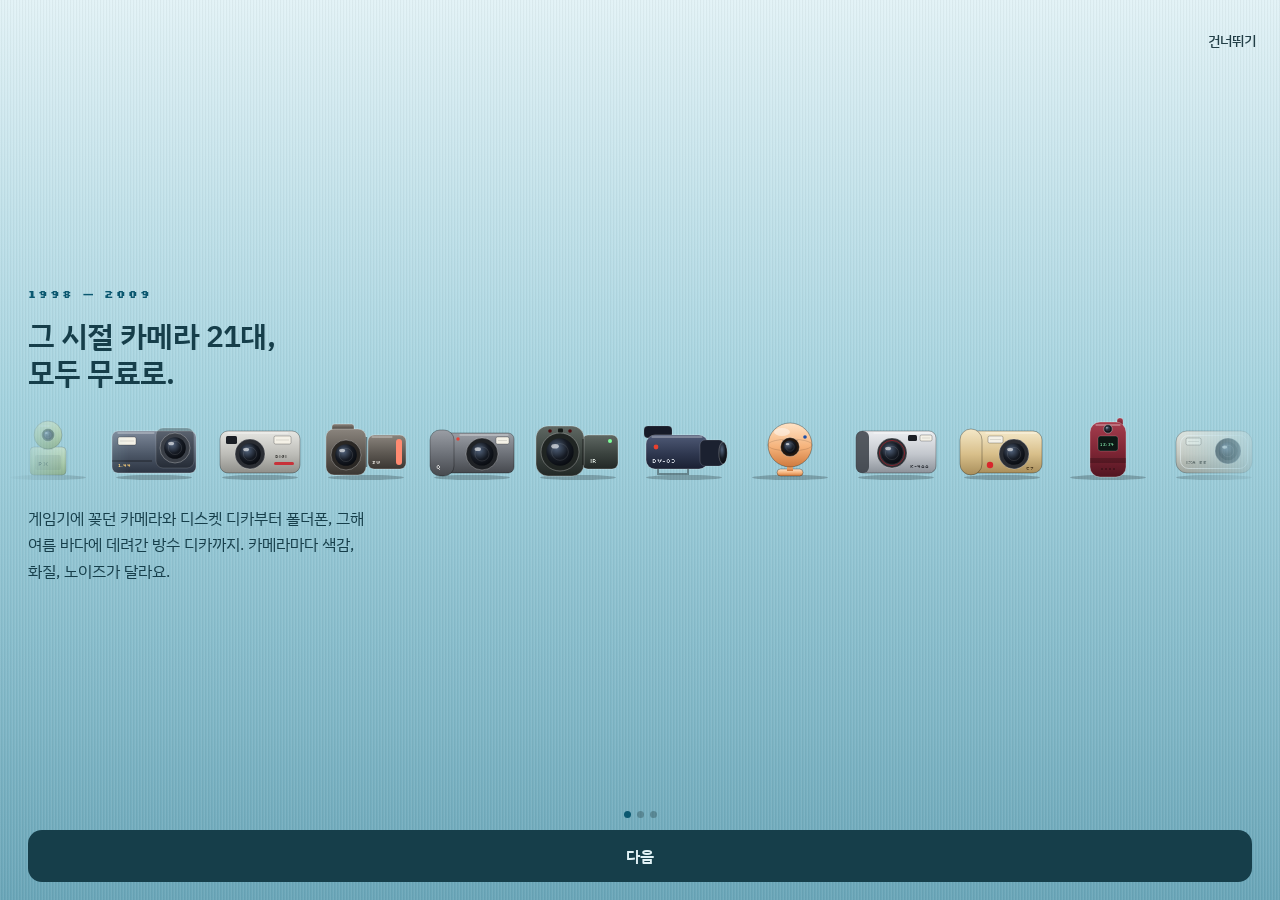
<file: retro-camera/index.html>
<!doctype html>
<html lang="ko" class="ux6-fav ux6-pinch ux6-select ux6-info ux5-zoom ux5-quick ux5-count ux5-card ux4-silver ux3-film ux-lcd-fit ux-caption-hero ux-shoot-row ux-sheet-head ux-selection ux-ko-headings ux-popover ux-cam-sheets ux-album-grid ux-viewer-clean ux2-cats ux2-card ux2-level ux2-days ux2-develop ux2-tag ux2-hint">
<head>
<meta charset="utf-8">
<meta name="viewport" content="width=device-width,initial-scale=1,viewport-fit=cover">
<meta name="theme-color" content="#a3d2de">
<meta name="description" content="1998–2009년 카메라 21대의 색감으로 찍고, 사진에 날짜와 그 시절 화면 정보를 남기는 감성 카메라">
<link rel="manifest" href="manifest.webmanifest">
<link rel="icon" href="icon.svg" type="image/svg+xml">
<link rel="apple-touch-icon" href="apple-touch-icon.png">
<meta name="apple-mobile-web-app-capable" content="yes">
<meta name="mobile-web-app-capable" content="yes">
<meta name="apple-mobile-web-app-title" content="그해여름">
<!-- @page -->
<title>그해여름</title>
<link rel="stylesheet" href="fonts/fonts.css">
<link rel="preconnect" href="https://fonts.googleapis.com">
<link rel="preconnect" href="https://fonts.gstatic.com" crossorigin>
<link rel="stylesheet" href="https://fonts.googleapis.com/css2?family=IBM+Plex+Sans+KR:wght@400;500;600&family=Nanum+Pen+Script&family=Silkscreen:wght@400;700&display=swap">
<style>
/* Layout: the back of a 2000s compact digicam — a brushed metal body whose colour follows the chosen camera,
   a full-width LCD viewfinder, a strip of illustrated camera bodies, and the shutter in thumb reach */
@property --body{syntax:'<color>';inherits:true;initial-value:#a3d2de}
@property --body-hi{syntax:'<color>';inherits:true;initial-value:#e2f2f6}
@property --body-lo{syntax:'<color>';inherits:true;initial-value:#6aa6b8}
@property --ink{syntax:'<color>';inherits:true;initial-value:#163e4a}
@property --ink-soft{syntax:'<color>';inherits:true;initial-value:#3f6b78}
@property --ink-accent{syntax:'<color>';inherits:true;initial-value:#0b5870}
:root{
  --desk:#1d1c1a;
  --body:#a3d2de;
  --body-hi:#e2f2f6;
  --body-lo:#6aa6b8;
  --ink:#163e4a;
  --ink-soft:#3f6b78;
  --ink-accent:#0b5870;
  --key-ink:#46433c;
  --key-on:#b4500c;
  --lcd:#07090c;
  --lcd-rim:#2a2c30;
  --osd:#eef2e8;
  --led:#57e06a;
  --amber:#f08a24;
  --amber-ink:#1a1206;
  --menu-top:#17284a;
  --menu-bot:#0c182d;
  --menu-fg:#e9edf5;
  --menu-sub:#9db2d6;
  --sa-top:env(safe-area-inset-top,0px);
  --sa-bottom:env(safe-area-inset-bottom,0px);
  --font-osd:"Silkscreen","VT323",ui-monospace,Menlo,monospace;
  --font-ui:"IBM Plex Sans KR","Apple SD Gothic Neo","Malgun Gothic",system-ui,-apple-system,sans-serif;
  --font-pen:"Nanum Pen Script","Gaegu",cursive;
  color-scheme:light;
  padding-top:env(safe-area-inset-top,0px);
  padding-bottom:env(safe-area-inset-bottom,0px);
}
*,*::before,*::after{box-sizing:border-box}
html{height:100%}
body{height:100%;margin:0;background:var(--desk);color:var(--ink);font:14px/1.45 var(--font-ui);word-break:keep-all;overflow-wrap:break-word;-webkit-tap-highlight-color:transparent;overscroll-behavior:none;display:flex;justify-content:center}
[hidden]{display:none!important}
button{font:inherit;color:inherit;cursor:pointer}
button:focus-visible,input:focus-visible{outline:2px solid var(--amber);outline-offset:2px}

.cam{position:relative;width:100%;max-width:480px;height:100%;display:flex;flex-direction:column;overflow:hidden;
  -webkit-user-select:none;user-select:none;-webkit-touch-callout:none;
  transition:--body .32s,--body-hi .32s,--body-lo .32s,--ink .32s,--ink-soft .32s,--ink-accent .32s;
  background:
    repeating-linear-gradient(90deg,rgba(255,255,255,.07) 0 1px,rgba(0,0,0,.035) 1px 2px,transparent 2px 3px),
    linear-gradient(180deg,var(--body-hi),var(--body) 38%,var(--body-lo));}
@media (min-width:600px) and (min-height:760px){
  body{padding-block:24px}
  .cam{border-radius:30px;max-height:980px;box-shadow:0 30px 60px rgba(0,0,0,.5),inset 0 1px 0 rgba(255,255,255,.7)}
}

/* status row: camera chip + quick toggles */
.status{display:flex;align-items:center;justify-content:space-between;gap:6px;padding:8px 10px 6px 12px}
.camkey{position:relative;flex:none;display:inline-flex;flex-direction:column;align-items:center;justify-content:center;gap:2px;min-width:66px;height:48px;padding:2px 9px 4px;border:0;border-radius:14px;color:var(--ink);
  background:rgba(0,0,0,var(--chip-a,.07));box-shadow:inset 0 1px 2px rgba(0,0,0,.2),0 1px 0 rgba(255,255,255,.4)}
.camkey svg{display:block;width:42px;height:28px;pointer-events:none}
.camkey b{display:flex;align-items:center;gap:3px;font:700 9px/1 var(--font-osd);letter-spacing:.04em;white-space:nowrap}
.camkey b::after{content:"";border:3px solid transparent;border-top:4px solid currentColor;border-bottom:0;margin-top:1px}
.camkey .led{position:absolute;left:7px;top:6px;width:6px;height:6px}
.camkey:active{transform:translateY(1px)}
.led{flex:none;width:8px;height:8px;border-radius:50%;background:var(--led);box-shadow:0 0 6px var(--led)}
.led.busy{background:#ff4a3a;box-shadow:0 0 6px #ff4a3a;animation:blink .35s steps(2,end) infinite}
.led.timer{background:#ffa733;box-shadow:0 0 6px #ffa733;animation:blink .9s steps(2,end) infinite}
@keyframes blink{50%{opacity:.15}}
.keys{display:flex;gap:4px;min-width:0}
.key{appearance:none;border:0;flex:none;display:inline-flex;flex-direction:column;align-items:center;justify-content:center;gap:3px;width:46px;height:48px;padding:3px 0;border-radius:12px;
  background:linear-gradient(#f7f4ed,#c9c3b6);color:var(--key-ink);
  box-shadow:inset 0 1px 0 #fff,inset 0 -1px 0 rgba(0,0,0,.16),0 1px 2px rgba(0,0,0,.28)}
.key svg{width:19px;height:19px;fill:none;stroke:currentColor;stroke-width:1.8;stroke-linecap:round;stroke-linejoin:round}
.key span{font:600 10.5px/1 var(--font-ui);letter-spacing:-.02em;white-space:nowrap}
.key.on{color:var(--key-on);box-shadow:inset 0 1px 0 #fff,inset 0 0 0 1.5px rgba(196,86,15,.55),0 1px 2px rgba(0,0,0,.28)}
.key:active{transform:translateY(1px);box-shadow:inset 0 1px 3px rgba(0,0,0,.3)}
@media (max-width:400px){.camkey{padding-inline:7px}.keys{gap:3px}}
@media (max-width:384px){.keys{gap:2px}.status{gap:4px}}
@media (max-width:374px){.key{width:44px}.status{padding-inline:8px}}
@media (max-height:420px){.lcd{min-height:0}}

/* viewfinder */
.vf{flex:1;min-height:0;display:flex;padding:2px 8px 0}
.lcd{position:relative;flex:1;min-height:200px;border-radius:12px;background:var(--lcd);overflow:hidden;display:grid;place-items:center;touch-action:none;
  box-shadow:0 0 0 3px var(--lcd-rim),0 0 0 4px rgba(255,255,255,.5),inset 0 0 18px rgba(0,0,0,.9)}
.frame{position:relative;transition:filter .3s}
.frame.dim{filter:brightness(.38) saturate(.6) blur(1.5px)}
#gl{position:absolute;display:block;background:#000}
#deco{position:absolute;inset:0;width:100%;height:100%;pointer-events:none}
.osd{position:absolute;pointer-events:none;font:400 11px/1 var(--font-osd);letter-spacing:.06em;color:var(--osd);text-shadow:0 1px 2px rgba(0,0,0,.85)}
.af{position:absolute;width:30%;height:22%;left:35%;top:39%;transition:left .18s,top .18s}
.af i{position:absolute;width:14px;height:10px;border:2px solid rgba(238,242,232,.75)}
.af i:nth-child(1){left:0;top:0;border-right:0;border-bottom:0}
.af i:nth-child(2){right:0;top:0;border-left:0;border-bottom:0}
.af i:nth-child(3){left:0;bottom:0;border-right:0;border-top:0}
.af i:nth-child(4){right:0;bottom:0;border-left:0;border-top:0}
.af.lock i{border-color:var(--led)}
.camtag{position:absolute;left:50%;top:30px;transform:translateX(-50%);padding:4px 8px;border:1px solid rgba(238,242,232,.55);background:rgba(0,0,0,.4);white-space:nowrap;opacity:0;transition:opacity .25s}
.camtag.show{opacity:1}
.zoombar{position:absolute;left:50%;bottom:14%;transform:translateX(-50%);display:flex;align-items:center;gap:6px;padding:4px 8px;background:rgba(0,0,0,.4)}
.zoombar .track,.evbar .track{position:relative;display:block;background:rgba(238,242,232,.35)}
.zoombar .track{width:92px;height:4px}
.zoombar .track i,.evbar .track i{position:absolute;width:8px;height:8px;border-radius:50%;background:var(--osd);box-shadow:0 0 0 1px rgba(0,0,0,.4)}
.zoombar .track i{top:-2px;margin-left:-4px}
.zoombar.digital em{color:#ffb35c}
.zoombar em{font-style:normal;min-width:34px}
.evbar{position:absolute;right:10px;top:50%;transform:translateY(-50%);display:flex;flex-direction:column;align-items:center;gap:6px;padding:6px 5px;background:rgba(0,0,0,.4)}
.evbar .track{width:4px;height:92px}
.evbar .track i{left:-2px;margin-top:-4px}
.countdown{position:absolute;inset:0;display:grid;place-items:center;font:700 96px/1 var(--font-osd);color:var(--osd);text-shadow:0 2px 12px rgba(0,0,0,.8);pointer-events:none}
.boot{position:absolute;inset:0;display:grid;place-items:center;background:#000;color:var(--osd);font:700 20px/1 var(--font-osd);letter-spacing:.14em;opacity:0;pointer-events:none}
.boot.on{animation:boot .46s ease-out}
@keyframes boot{0%{opacity:1}55%{opacity:1}100%{opacity:0}}
.blink{position:absolute;inset:0;background:#000;opacity:0;pointer-events:none}
.blink.on{animation:shut .22s ease-out}
@keyframes shut{0%{opacity:1}100%{opacity:0}}
.toast{position:absolute;left:12px;right:12px;bottom:12px;margin:auto;width:max-content;max-width:calc(100% - 24px);padding:9px 13px;white-space:pre-line;border-radius:9px;background:rgba(8,10,14,.86);color:var(--osd);font:500 13px/1.45 var(--font-ui);text-align:center;opacity:0;transform:translateY(6px);transition:opacity .2s,transform .2s;pointer-events:none}
.toast.show{opacity:1;transform:none}
.toast.float{position:fixed;z-index:60;left:16px;right:16px;bottom:calc(150px + var(--sa-bottom))}
.perm.nudge{animation:nudge .42s cubic-bezier(.3,.7,.4,1)}
@keyframes nudge{0%,100%{transform:translateY(-50%)}25%{transform:translate(-7px,-50%)}50%{transform:translate(6px,-50%)}75%{transform:translate(-3px,-50%)}}
.perm{position:absolute;left:16px;right:16px;top:50%;transform:translateY(-50%);display:grid;gap:10px;padding:20px 18px;border-radius:14px;background:rgba(8,10,14,.88);border:1px solid rgba(238,242,232,.22);color:var(--osd);text-align:center}
.perm h3{margin:0;font:700 12px/1 var(--font-osd);letter-spacing:.14em;color:#ffb35c}
.perm p{margin:0;font:400 14px/1.6 var(--font-ui);color:#d8ddd2}
.perm .btns{display:grid;gap:8px;margin-top:4px}
.pbtn{min-height:44px;border:1px solid rgba(255,255,255,.28);background:transparent;color:inherit;border-radius:10px;padding:8px 14px;font:600 14px/1.2 var(--font-ui)}
.pbtn.amber{background:var(--amber);color:var(--amber-ink);border-color:transparent}

/* engraved plate, camera strip, caption */
.plate{display:flex;justify-content:space-between;align-items:baseline;gap:8px;padding:7px 18px 0;color:var(--ink-soft)}
.plate b{font:600 11px/1 var(--font-ui);letter-spacing:.32em}
.plate span{font:400 10px/1 var(--font-osd);letter-spacing:.12em}
.carousel{position:relative;height:64px;margin-top:2px}
.carousel::before{content:"";position:absolute;left:50%;top:0;transform:translateX(-50%);border:6px solid transparent;border-top-color:#c4560f;z-index:1}
.car{display:flex;align-items:center;height:100%;overflow-x:auto;scroll-snap-type:x mandatory;scrollbar-width:none;padding-inline:calc(50% - 38px);
  -webkit-mask-image:linear-gradient(90deg,transparent,#000 16%,#000 84%,transparent);mask-image:linear-gradient(90deg,transparent,#000 16%,#000 84%,transparent)}
.car::-webkit-scrollbar{display:none}
.car button{flex:0 0 76px;height:56px;scroll-snap-align:center;border:0;background:none;padding:0;display:grid;place-items:center;opacity:.5;transform:scale(.84);transition:transform .18s,opacity .18s}
.car button svg{display:block;width:64px;height:43px;filter:drop-shadow(0 2px 2px rgba(0,0,0,.22))}
.car button.center{opacity:1;transform:scale(1.12)}
.caption{text-align:center;padding:0 16px;min-height:38px}
.caption b{display:block;font:600 15px/1.3 var(--font-ui);color:var(--ink);letter-spacing:-.01em}
.caption small{display:block;font:400 10.5px/1.5 var(--font-osd);letter-spacing:.08em;color:var(--ink-soft)}
@media (max-height:700px){.plate{display:none}.caption small{display:none}.caption{min-height:22px}}

/* shutter row */
.shoot{display:grid;grid-template-columns:1fr auto 1fr;align-items:center;padding:6px 22px 14px}
.thumb{position:relative;justify-self:start;width:56px;height:56px;border-radius:12px;border:2px solid rgba(255,255,255,.8);background:#24262b center/cover no-repeat;box-shadow:0 2px 6px rgba(0,0,0,.35);display:grid;place-items:center;color:#9a958a}
.thumb svg{width:22px;height:22px;fill:none;stroke:currentColor;stroke-width:1.6}
.thumb.has svg{display:none}
.thumb.bump{animation:bump .2s ease-out}
@keyframes bump{50%{transform:scale(1.1)}}
.thumb.working::after{content:"";position:absolute;inset:-6px;border-radius:15px;border:2px solid transparent;border-top-color:var(--amber);border-right-color:var(--amber);animation:spin .8s linear infinite}
@keyframes spin{to{transform:rotate(360deg)}}
.shutter{position:relative;width:80px;height:80px;border-radius:50%;border:0;
  background:radial-gradient(circle at 50% 32%,#fffefa,#d2cdc1 52%,#8f897c 100%);
  box-shadow:0 0 0 4px #b9b3a6,0 0 0 5px #c4560f,0 0 0 8px #a7a194,0 5px 12px rgba(0,0,0,.4),inset 0 -4px 7px rgba(0,0,0,.22),inset 0 2px 3px #fff;transition:transform .08s}
.shutter.half,.shutter:active{transform:scale(.93)}
.shutter.cancel::before,.shutter.cancel::after{content:"";position:absolute;left:50%;top:50%;width:26px;height:3px;border-radius:2px;background:#5b5549;transform:translate(-50%,-50%) rotate(45deg)}
.shutter.cancel::after{transform:translate(-50%,-50%) rotate(-45deg)}
.flip{justify-self:end;width:52px;height:52px;border-radius:50%}
.flip svg{width:22px;height:22px}
@media (max-height:620px){
  .shoot{padding:4px 22px 10px}.shutter{width:68px;height:68px}
  .carousel{height:54px}.car button{height:48px}.car button svg{width:56px;height:38px}
  .caption{position:absolute;width:1px;height:1px;min-height:0;padding:0;overflow:hidden;clip:rect(0 0 0 0);white-space:nowrap}
}

/* date popover */
.pop-wrap{position:fixed;inset:0;z-index:18}
.pop{position:absolute;right:10px;width:min(360px,calc(100% - 20px));display:grid;gap:10px;padding:14px;border-radius:16px;color:var(--menu-fg);
  background:linear-gradient(var(--menu-top),var(--menu-bot));box-shadow:0 14px 34px rgba(0,0,0,.45)}
.pop h4{margin:0;font:700 11px/1 var(--font-osd);letter-spacing:.14em;color:var(--menu-sub)}
.styles{display:grid;grid-template-columns:repeat(4,minmax(0,1fr));gap:6px}
.styles button{display:grid;justify-items:center;gap:6px;padding:8px 0 7px;min-height:74px;border-radius:10px;border:1px solid rgba(255,255,255,.14);background:rgba(255,255,255,.04);color:var(--menu-fg)}
.styles button[aria-checked="true"]{border-color:var(--amber);background:rgba(240,138,36,.16)}
.styles span{font:600 12px/1 var(--font-ui)}
.sp{position:relative;width:44px;height:33px;border-radius:3px;overflow:hidden;background:linear-gradient(#5d7fb0,#d9a68f 60%,#7a6a8c)}
.sp.film::after{content:"'26 10 10";position:absolute;right:3px;bottom:3px;font:italic 700 7px/1 Menlo,monospace;color:#ff9a3d;text-shadow:0 0 3px #ff5a0a}
.sp.digi::after{content:"26/10/10";position:absolute;right:3px;bottom:3px;font:400 5.5px/1 var(--font-osd);color:#ffb04a}
.sp.info{box-shadow:inset 0 -9px 0 #f7f5f0}
.sp.info::after{content:"";position:absolute;left:4px;right:4px;bottom:3px;height:2px;background:linear-gradient(90deg,#1c1b19 0 40%,transparent 40% 70%,#1c1b19 70%)}
.sp.pola{box-shadow:inset 0 0 0 3px #f4f1ea,inset 0 -10px 0 #f4f1ea}
.sp.pola::after{content:"";position:absolute;left:5px;bottom:4px;width:18px;height:2px;border-radius:1px;background:#2d3047}
.sp.strip{box-shadow:inset 7px 0 0 #0c0a09,inset -7px 0 0 #0c0a09,inset 0 2px 0 #0c0a09,inset 0 -2px 0 #0c0a09}
.sp.strip::after{content:"";position:absolute;inset:3px 2px;background:repeating-linear-gradient(#efe9dd 0 2px,transparent 2px 5px) left/2px 100% no-repeat,repeating-linear-gradient(#efe9dd 0 2px,transparent 2px 5px) right/2px 100% no-repeat}
.sp.slide{background:linear-gradient(135deg,#f5f1e8,#e3dccd)}
.sp.slide::after{content:"";position:absolute;inset:6px 12px;border-radius:2px;background:linear-gradient(#5d7fb0,#d9a68f 60%,#7a6a8c);box-shadow:0 0 0 1px rgba(40,32,22,.35)}
.sp.off::after{content:"";position:absolute;left:50%;top:50%;width:46px;height:2px;background:rgba(255,255,255,.6);transform:translate(-50%,-50%) rotate(-36deg)}
.seg{display:inline-flex;border:1px solid rgba(255,255,255,.26);border-radius:10px;overflow:hidden}
.seg.wide{display:grid;grid-auto-flow:column;grid-auto-columns:1fr}
.seg button{min-height:44px;min-width:44px;border:0;background:transparent;padding:6px 11px;font:500 13px/1.2 var(--font-ui);color:#d4dbe8}
.seg button+button{border-left:1px solid rgba(255,255,255,.14)}
.seg button[aria-pressed="true"]{background:var(--amber);color:var(--amber-ink);font-weight:600}
.pop-note{margin:-2px 0 0;font:400 12.5px/1.55 var(--font-ui);color:var(--menu-sub)}
.pop h4 label{font:inherit;color:inherit;letter-spacing:inherit}
.pop h4 span{float:right;color:var(--menu-fg)}
.range.wide{width:100%}
.linkbtn{justify-self:start;min-height:44px;border:0;background:none;padding:6px 0;color:#ffb35c;font:500 13px/1.2 var(--font-ui);text-decoration:underline;text-underline-offset:3px}

/* sheets */
.sheet{position:fixed;inset:0;z-index:20;display:flex;align-items:flex-end;justify-content:center;background:rgba(8,10,16,.55)}
.panel{width:100%;max-width:480px;max-height:90%;display:flex;flex-direction:column;color:var(--menu-fg);transition:transform .2s;
  background:linear-gradient(var(--menu-top),var(--menu-bot));border-radius:18px 18px 0 0;box-shadow:0 -10px 30px rgba(0,0,0,.4);padding-bottom:var(--sa-bottom)}
.panel-head{position:relative;display:flex;align-items:center;justify-content:space-between;gap:12px;padding:20px 16px 12px;border-bottom:1px solid rgba(255,255,255,.12);touch-action:none}
.panel-head::before{content:"";position:absolute;left:50%;top:8px;width:40px;height:4px;border-radius:2px;background:rgba(255,255,255,.3);transform:translateX(-50%)}
.panel-head h2{margin:0;font:700 12px/1 var(--font-osd);letter-spacing:.16em;color:#ffb35c}
.panel-head .acts{display:flex;gap:8px}
.panel-body{min-height:0;overflow:auto;padding:2px 16px 24px;overscroll-behavior:contain}
.group h3{margin:20px 0 4px;font:700 11px/1 var(--font-osd);letter-spacing:.16em;color:var(--menu-sub)}
.row{display:flex;align-items:center;justify-content:space-between;flex-wrap:wrap;gap:8px 12px;min-height:54px;padding:6px 0;border-bottom:1px solid rgba(255,255,255,.07)}
.row label,.row .lbl{font:500 15px var(--font-ui)}
.swatches{display:flex;gap:8px}
.swatches button{width:44px;height:44px;border-radius:50%;border:2px solid rgba(255,255,255,.2);background:var(--sw)}
.swatches button[aria-pressed="true"]{border-color:#fff;box-shadow:0 0 0 2px var(--amber)}
.switch{appearance:none;-webkit-appearance:none;margin:-6px 0;flex:none;box-sizing:content-box;width:52px;height:32px;padding:6px 0;border-radius:16px/22px;background:#33435f content-box;position:relative;transition:background .15s}
.switch::after{content:"";position:absolute;top:10px;left:4px;width:24px;height:24px;border-radius:50%;background:#fff;transition:transform .15s}
.switch:checked{background:var(--amber) content-box}
.switch:checked::after{transform:translateX(20px)}
.field{background:#0a1426;color:var(--menu-fg);border:1px solid rgba(255,255,255,.26);border-radius:9px;padding:9px 11px;min-height:44px;font:500 16px var(--font-ui);color-scheme:dark;min-width:0;max-width:100%}
.field[type="text"]{flex:1 1 180px}
.range{accent-color:var(--amber);width:min(190px,52vw);height:32px}
.hint{margin:10px 0 0;font:400 13px/1.6 var(--font-ui);color:var(--menu-sub)}
.checks{list-style:none;margin:6px 0 0;padding:0}
.checks li{display:grid;grid-template-columns:10px 1fr;gap:2px 12px;padding:11px 0;border-bottom:1px solid rgba(255,255,255,.07);font:400 14px/1.5 var(--font-ui)}
.checks li::before{content:"";grid-row:span 2;width:10px;height:10px;margin-top:6px;border-radius:50%;background:var(--menu-sub)}
.checks li.ok::before{background:#5fd38d}.checks li.warn::before{background:#ffb547}.checks li.bad::before{background:#ff6b5b}
.checks b{font-weight:600}
.checks small{grid-column:2;color:var(--menu-sub);font-size:13px;overflow-wrap:anywhere}
.grid{min-height:0;display:grid;grid-template-columns:repeat(3,minmax(0,1fr));gap:6px;padding:12px 16px 24px;overflow:auto;align-content:start}
.grid button{aspect-ratio:3/4;border:0;padding:0;border-radius:6px;background:#0a1426 center/contain no-repeat;position:relative}
.grid button span{position:absolute;left:5px;top:5px;padding:3px 4px;background:rgba(0,0,0,.55);border-radius:3px;font:400 9px/1 var(--font-osd);color:#fff}
.empty{display:grid;gap:14px;justify-items:center;padding:34px 16px 40px;text-align:center;color:var(--menu-sub);font:400 15px/1.6 var(--font-ui)}

/* camera sheet (above the viewer when picking a camera to re-develop with) */
.sheet.over{z-index:35}
/* all cameras at a glance: body + one-word mood */
.camlist{min-height:0;display:grid;grid-template-columns:repeat(4,minmax(0,1fr));gap:8px;padding:12px 12px 20px;overflow:auto;overscroll-behavior:contain}
.camcell{display:grid;justify-items:center;align-content:start;gap:3px;min-width:0;padding:8px 2px 9px;border-radius:12px;border:1px solid rgba(255,255,255,.12);background:rgba(255,255,255,.04);color:var(--menu-fg)}
.camcell svg{display:block;width:100%;max-width:72px;height:auto;aspect-ratio:3/2;pointer-events:none}
.camcell b{font:600 13.5px/1.25 var(--font-ui);text-align:center}
.camcell small{font:400 9px/1.2 var(--font-osd);letter-spacing:.03em;color:var(--menu-sub);white-space:nowrap}
.camcell[aria-checked="true"]{border-color:var(--amber);background:rgba(240,138,36,.14);box-shadow:inset 0 0 0 1px var(--amber)}
@media (max-width:340px){.camlist{grid-template-columns:repeat(3,minmax(0,1fr))}}
.lede{margin:0;padding:12px 16px 2px;font:400 14px/1.6 var(--font-ui);color:var(--menu-sub)}
.cams{min-height:0;display:grid;grid-template-columns:repeat(2,minmax(0,1fr));gap:10px;padding:10px 16px 24px;overflow:auto;overscroll-behavior:contain}
.cam-card{display:grid;gap:6px;align-content:start;text-align:left;padding:8px 8px 11px;border-radius:12px;border:1px solid rgba(255,255,255,.14);background:rgba(255,255,255,.04);color:var(--menu-fg);min-width:0}
.cam-card[aria-pressed="true"]{border-color:var(--amber);box-shadow:inset 0 0 0 1px var(--amber);background:rgba(240,138,36,.1)}
.cam-shot{position:relative;aspect-ratio:4/3;border-radius:6px;overflow:hidden;background:#0a1426}
.cam-shot img{display:block;width:100%;height:100%;object-fit:cover}
.cam-name{display:flex;align-items:center;gap:6px;min-width:0}
.cam-name svg{flex:none;width:32px;height:22px}
.cam-name b{font:700 10.5px/1.15 var(--font-osd);letter-spacing:.04em;min-width:0}
.cam-card strong{font:600 15px/1.3 var(--font-ui)}
.cam-card .spec{font:400 9.5px/1.2 var(--font-osd);letter-spacing:.05em;color:var(--menu-sub)}
.cam-card .motif{font:500 11.5px/1.35 var(--font-ui);color:#ffcf8f}
.cam-card small{font:400 12.5px/1.5 var(--font-ui);color:#c3cee2;display:-webkit-box;-webkit-line-clamp:3;-webkit-box-orient:vertical;overflow:hidden}

/* playback viewer */
.viewer{position:fixed;inset:0;z-index:30;display:flex;flex-direction:column;background:#050608;color:var(--osd)}
.viewer-top span{white-space:nowrap}
.viewer-top{display:flex;justify-content:space-between;gap:12px;padding:calc(14px + var(--sa-top)) 16px 8px;font:400 11px/1 var(--font-osd);letter-spacing:.08em}
.viewer-top .play::before{content:"";display:inline-block;margin-right:6px;border:5px solid transparent;border-left:7px solid var(--led);border-right:0;vertical-align:-1px}
.viewer-img{flex:1;min-height:0;display:grid;place-items:center;padding:8px 16px;touch-action:none;overflow:hidden}
.viewer-img img{max-width:100%;max-height:100%;object-fit:contain;box-shadow:0 10px 30px rgba(0,0,0,.6)}
.viewer-note{display:flex;align-items:center;justify-content:center;gap:10px;min-height:44px;padding:0 16px;font:500 13px/1.3 var(--font-ui);color:#aeb4aa}
.viewer-note button{min-height:44px;border:0;background:none;color:#ffb35c;font:600 13px var(--font-ui);text-decoration:underline;text-underline-offset:3px;padding:6px 4px}
.viewer-acts{display:grid;grid-template-columns:repeat(3,minmax(0,1fr));gap:8px;padding:10px 16px calc(16px + var(--sa-bottom))}
.vbtn{min-height:52px;border-radius:12px;border:1px solid rgba(255,255,255,.18);background:#15181d;color:var(--osd);font:600 15px var(--font-ui)}
.vbtn.amber{background:var(--amber);color:var(--amber-ink);border-color:transparent}
.vbtn.armed{background:#c8321f;border-color:transparent;color:#fff}
.vbtn:disabled{opacity:.4}

/* first run */
.onb{position:fixed;inset:0;z-index:50;display:flex;flex-direction:column;color:var(--ink);padding:calc(18px + var(--sa-top)) 0 calc(18px + var(--sa-bottom));
  background:repeating-linear-gradient(90deg,rgba(255,255,255,.07) 0 1px,rgba(0,0,0,.035) 1px 2px,transparent 2px 3px),linear-gradient(180deg,var(--body-hi),var(--body) 45%,var(--body-lo))}
.onb-skip{align-self:flex-end;margin-right:12px;border:0;background:none;color:var(--ink-soft);font:500 14px var(--font-ui);padding:10px 12px;min-height:44px}
.onb-track{flex:1;display:flex;overflow-x:auto;scroll-snap-type:x mandatory;scrollbar-width:none}
.onb-track::-webkit-scrollbar{display:none}
.onb-card{flex:0 0 100%;min-width:0;scroll-snap-align:center;display:flex;flex-direction:column;justify-content:center;gap:18px;padding:0 28px}
.onb-card h1{margin:0;font:600 30px/1.25 var(--font-ui);letter-spacing:-.02em;text-wrap:balance}
.onb-card p{margin:0;font:400 16px/1.65 var(--font-ui);color:var(--ink);max-width:34ch}
.onb-card .eyebrow{font:700 11px/1 var(--font-osd);letter-spacing:.18em;color:var(--ink-accent)}
.marquee{contain:inline-size;overflow:hidden;margin:6px -28px;-webkit-mask-image:linear-gradient(90deg,transparent,#000 10%,#000 90%,transparent);mask-image:linear-gradient(90deg,transparent,#000 10%,#000 90%,transparent)}
.marquee div{display:flex;gap:10px;width:max-content;animation:slide 26s linear infinite}
.marquee svg{width:96px;height:64px;flex:none}
@keyframes slide{to{transform:translateX(-50%)}}
.stamp-demo{position:relative;align-self:flex-start;width:220px;max-width:100%;aspect-ratio:4/3;border-radius:6px;overflow:hidden;background:linear-gradient(#4c6ca1,#c4a2b8 45%,#f2b98f 80%,#6a4d44);box-shadow:0 10px 24px rgba(0,0,0,.25)}
.stamp-demo span{position:absolute;right:12px;bottom:10px;font:italic 700 18px/1 Menlo,monospace;color:#ff9a3d;text-shadow:0 0 8px #ff5a0a}
.onb-foot{display:grid;gap:12px;padding:0 28px}
.dots{display:flex;gap:6px;justify-content:center}
.dots i{width:7px;height:7px;border-radius:50%;background:var(--ink-soft);opacity:.35}
.dots i.on{opacity:1;background:var(--ink-accent)}
.obtn{min-height:52px;border:0;border-radius:14px;background:var(--ink);color:var(--body-hi);font:600 16px var(--font-ui)}
.obtn.ghost{background:transparent;color:var(--ink);box-shadow:inset 0 0 0 1.5px var(--ink-soft)}

.fly{position:fixed;z-index:25;pointer-events:none;border:3px solid #fff;box-shadow:0 8px 20px rgba(0,0,0,.4);transform-origin:0 0}
.flash-screen{position:fixed;inset:0;z-index:40;background:#fff;opacity:0;pointer-events:none;transition:opacity .12s}
.flash-screen.on{opacity:1}
#video{position:fixed;left:0;top:0;width:2px;height:2px;opacity:0;pointer-events:none}
/* ════════ UX round — every block is one switchable item: remove its class from <html> to turn it off ════════ */
/* new elements that only exist for an item stay hidden unless that item is on */
.xbtn,.vclose,.range-ends{display:none}
.h-en{font-style:normal}

/* [ux-keys-bar] the five status keys become one physical key bar; "on" = small amber lamp + darker orange label */
html.ux-keys-bar .keys{gap:0;border-radius:14px;background:linear-gradient(#faf8f3,#dbd6cb);
  box-shadow:inset 0 1px 0 #fff,inset 0 -1px 0 rgba(0,0,0,.14),0 0 0 .5px rgba(0,0,0,.14),0 1px 2px rgba(0,0,0,.25)}
html.ux-keys-bar .keys .key{position:relative;width:48px;border-radius:0;background:none;box-shadow:none}
html.ux-keys-bar .keys .key:first-child{border-radius:14px 0 0 14px}
html.ux-keys-bar .keys .key:last-child{border-radius:0 14px 14px 0}
html.ux-keys-bar .keys .key+.key::after{content:"";position:absolute;left:0;top:12px;bottom:12px;width:1px;background:rgba(0,0,0,.11);box-shadow:1px 0 0 rgba(255,255,255,.65)}
html.ux-keys-bar .keys .key.on{color:#9a430a;box-shadow:none}
html.ux-keys-bar .keys .key.on::before{content:"";position:absolute;top:6px;right:9px;width:5px;height:5px;border-radius:50%;background:#ff7a1a;box-shadow:0 0 4px rgba(255,122,26,.85)}
html.ux-keys-bar .keys .key:active{transform:none;background:rgba(0,0,0,.07);box-shadow:inset 0 1px 3px rgba(0,0,0,.18)}
@media (max-width:400px){html.ux-keys-bar .keys .key{width:46px}}
@media (max-width:374px){html.ux-keys-bar .keys .key{width:44px}}

/* [ux-camkey] camera chip in the same cream key material; camera picture + caret only (the name lives in the caption) */
html.ux-camkey .camkey{flex-direction:row;gap:5px;min-width:0;height:48px;padding:0 11px 0 13px;border-radius:14px;color:var(--key-ink);
  background:linear-gradient(#faf8f3,#dbd6cb);
  box-shadow:inset 0 1px 0 #fff,inset 0 -1px 0 rgba(0,0,0,.14),0 0 0 .5px rgba(0,0,0,.14),0 1px 2px rgba(0,0,0,.25)}
html.ux-camkey .camkey b{position:absolute;width:1px;height:1px;overflow:hidden;clip:rect(0 0 0 0);white-space:nowrap}
html.ux-camkey .camkey::after{content:"";border:4px solid transparent;border-top:5px solid currentColor;border-bottom:0;margin-top:3px;opacity:.75}
html.ux-camkey .camkey .led{left:6px;top:6px;width:5px;height:5px}
html.ux-camkey .camkey:active{transform:none;background:linear-gradient(#ebe7df,#d3cdc1);box-shadow:inset 0 1px 3px rgba(0,0,0,.22)}

/* [ux-lcd-fit] the LCD hugs the picture (no black bands above/below); spare height becomes room above the carousel and the shutter row.
   The LCD height itself is set in relayout() only while this class is on. */
html.ux-lcd-fit .carousel,html.ux-lcd-fit .shoot{margin-top:auto}

/* [ux-caption-hero] the mood name is the hero, model · year · sensor is one quiet line; the plate keeps only the brand.
   The longer #capSub text is written by syncUI() only while this class is on. */
html.ux-caption-hero .plate{padding:9px 14px 0}
html.ux-caption-hero .plate b{font:600 10px/1 var(--font-ui);letter-spacing:.4em}
html.ux-caption-hero .plate span{display:none}
html.ux-caption-hero .caption b{font:600 17px/1.3 var(--font-ui);letter-spacing:-.02em}
html.ux-caption-hero .caption small{margin-top:1px;letter-spacing:.1em}
@media (min-height:701px){html.ux-caption-hero .caption{min-height:40px}}

/* [ux-shoot-row] album + flip share one 52px rounded-square shape, so the shutter is the only round control */
html.ux-shoot-row .shoot{padding:6px 24px 14px}
html.ux-shoot-row .thumb{width:52px;height:52px;border-radius:14px;border:0;
  box-shadow:inset 0 0 0 2px rgba(255,255,255,.88),0 0 0 .5px rgba(0,0,0,.3),0 2px 5px rgba(0,0,0,.3)}
html.ux-shoot-row .thumb.working::after{inset:-5px;border-radius:18px}
html.ux-shoot-row .flip{width:52px;height:52px;border-radius:14px}
@media (max-height:620px){html.ux-shoot-row .shoot{padding:4px 24px 10px}}

/* [ux-sheet-head] a round ✕ replaces the orange 닫기/완료 (both are in the DOM, CSS shows one); one quiet filled style for secondary buttons and fields; titles stay amber */
html.ux-sheet-head .acts > .pbtn[data-close]{display:none}
html.ux-sheet-head .panel-head{padding:22px 12px 12px 18px;border-bottom-color:rgba(255,255,255,.08)}
html.ux-sheet-head .panel-head .acts{align-items:center}
html.ux-sheet-head .panel .pbtn{border:0;border-radius:12px;padding:8px 14px;background:rgba(255,255,255,.09);font-weight:500}
html.ux-sheet-head .panel .pbtn.amber{background:var(--amber);font-weight:600}
html.ux-sheet-head .panel .pbtn:disabled{opacity:.45}
html.ux-sheet-head .field{border-color:rgba(255,255,255,.16);border-radius:12px}
html.ux-sheet-head .xbtn{flex:none;display:grid;place-items:center;width:44px;height:44px;padding:0;border:0;border-radius:50%;background:rgba(255,255,255,.09);color:var(--menu-fg)}
html.ux-sheet-head .xbtn svg{width:18px;height:18px;fill:none;stroke:currentColor;stroke-width:2;stroke-linecap:round}
html.ux-sheet-head .xbtn:active,html.ux-sheet-head .panel .pbtn:not(.amber):active{background:rgba(255,255,255,.16)}

/* [ux-selection] one "selected" look everywhere: amber ring + light-amber text on a recessed track; solid amber stays only for switches and primary buttons */
html.ux-selection .seg{border:0;border-radius:12px;background:rgba(0,0,0,.22);box-shadow:inset 0 1px 2px rgba(0,0,0,.3),0 0 0 1px rgba(255,255,255,.06)}
html.ux-selection .seg button{border-radius:12px;color:#c9d3e6}
html.ux-selection .seg button+button{border-left:0}
html.ux-selection .seg button[aria-pressed="true"]{background:rgba(240,138,36,.1);color:#ffc98a;font-weight:600;box-shadow:inset 0 0 0 1.5px var(--amber)}
html.ux-selection .styles button{border:0;border-radius:12px;background:rgba(255,255,255,.06)}
html.ux-selection .styles button[aria-checked="true"]{background:rgba(240,138,36,.1);box-shadow:inset 0 0 0 1.5px var(--amber);color:#ffc98a}
html.ux-selection .camcell[aria-checked="true"]{border-color:transparent;background:rgba(240,138,36,.1);box-shadow:inset 0 0 0 1.5px var(--amber)}
html.ux-selection .camcell[aria-checked="true"] b{color:#ffc98a}
html.ux-selection .cam-card[aria-pressed="true"]{border-color:transparent;background:rgba(240,138,36,.1);box-shadow:inset 0 0 0 1.5px var(--amber)}
html.ux-selection .cam-card[aria-pressed="true"] strong{color:#ffc98a}
html.ux-selection .swatches button[aria-pressed="true"]{border-color:transparent;box-shadow:0 0 0 2px #142443,0 0 0 4px var(--amber)}

/* [ux-ko-headings] section headings in plain Korean in the UI font (the English prefix is in the DOM as .h-en and hidden); pixel font stays on sheet titles, OSD and the % value */
html.ux-ko-headings .h-en{display:none}
html.ux-ko-headings .group h3{margin:26px 0 2px;font:600 13px/1.3 var(--font-ui);letter-spacing:0;color:var(--menu-sub)}
html.ux-ko-headings .group:first-child h3{margin-top:14px}
html.ux-ko-headings .pop h4{font:600 13px/1.3 var(--font-ui);letter-spacing:0}
html.ux-ko-headings #amountVal{font:700 12px/1.3 var(--font-osd);letter-spacing:.06em}

/* [ux-popover] popovers point at the key that opened them, 8px edge + 16px padding, a calm chevron link, slider end labels instead of the 2-line note */
html.ux-popover .pop{right:8px;width:min(360px,calc(100% - 16px));gap:12px;padding:16px;border-radius:18px}
html.ux-popover .pop::before{content:"";position:absolute;top:-4px;left:var(--cx,calc(100% - 36px));width:12px;height:12px;margin-left:-6px;border-radius:2px;background:var(--menu-top);transform:rotate(45deg)}
html.ux-popover .linkbtn{display:inline-flex;align-items:center;gap:8px;color:#d4dbe8;text-decoration:none}
html.ux-popover .linkbtn::after{content:"";width:6px;height:6px;border:solid var(--menu-sub);border-width:1.5px 1.5px 0 0;transform:rotate(45deg)}
html.ux-popover .pop-note.long{display:none}
html.ux-popover .range-ends{display:flex;justify-content:space-between;margin:-10px 2px 0;font:400 12px/1.4 var(--font-ui);color:var(--menu-sub)}

/* [ux-cam-sheets] camera list without a box around every camera (faint tiles, roomier padding); preview cards lead with the mood name, quiet model/motif lines, 2-line story */
html.ux-cam-sheets .camlist{gap:4px 6px;padding:10px 12px 20px}
html.ux-cam-sheets .camcell{gap:2px;padding:10px 2px}
html.ux-cam-sheets .camcell:not([aria-checked="true"]){border-color:transparent;background:rgba(255,255,255,.035)}
html.ux-cam-sheets .camcell:not([aria-checked="true"]):active{background:rgba(255,255,255,.09)}
html.ux-cam-sheets .cam-card{gap:5px;padding:8px 8px 12px}
html.ux-cam-sheets .cam-card:not([aria-pressed="true"]){border-color:transparent;background:rgba(255,255,255,.05)}
html.ux-cam-sheets .cam-card strong{order:1;margin-top:3px}
html.ux-cam-sheets .cam-card .cam-name{order:2}
html.ux-cam-sheets .cam-card .spec{order:3;margin-top:-3px}
html.ux-cam-sheets .cam-card .motif{order:4;margin-top:-3px;font:400 11.5px/1.4 var(--font-ui);color:var(--menu-sub)}
html.ux-cam-sheets .cam-card small{order:5;margin-top:4px;-webkit-line-clamp:2}
html.ux-cam-sheets .cam-name svg{width:24px;height:16px}
html.ux-cam-sheets .cam-name b{font:400 9.5px/1.2 var(--font-osd);letter-spacing:.05em;color:var(--menu-sub)}

/* [ux-album-grid] a tight full-width photo grid with the file number as small OSD text (thumbnails stay uncropped); no duplicate import key when the album is empty */
html.ux-album-grid .grid{gap:3px;padding:6px 6px 24px}
html.ux-album-grid .grid button{border-radius:3px}
html.ux-album-grid #gallerySheet:has(#galleryEmpty:not([hidden])) #btnGalleryImport{display:none}
html.ux-album-grid .grid button span{left:6px;top:auto;bottom:6px;padding:0;background:none;font-size:8px;letter-spacing:.06em;color:rgba(255,255,255,.92);text-shadow:0 1px 2px rgba(0,0,0,.95),0 0 1px #000}

/* [ux-viewer-clean] the viewer gets a visible back button; delete/re-develop become quiet icon + text, one orange 보내기 */
html.ux-viewer-clean .viewer-top{align-items:center;gap:6px;padding:calc(6px + var(--sa-top)) 14px 2px 4px}
html.ux-viewer-clean .viewer-top .play{margin-right:auto}
html.ux-viewer-clean .vclose{display:grid;place-items:center;flex:none;width:44px;height:44px;padding:0;border:0;border-radius:50%;background:none;color:var(--osd)}
html.ux-viewer-clean .vclose svg{width:22px;height:22px;fill:none;stroke:currentColor;stroke-width:2;stroke-linecap:round;stroke-linejoin:round}
html.ux-viewer-clean .vclose:active{background:rgba(255,255,255,.12)}
html.ux-viewer-clean .viewer-note{min-height:40px;font-size:12.5px;color:#9aa096}
html.ux-viewer-clean .viewer-acts{grid-template-columns:1fr 1fr 1.3fr;gap:6px;padding:6px 12px calc(14px + var(--sa-bottom))}
html.ux-viewer-clean .vbtn{display:inline-flex;align-items:center;justify-content:center;gap:7px;padding:6px 8px;border:0;border-radius:26px;background:transparent;color:#dfe3da;font:500 14px/1.25 var(--font-ui)}
html.ux-viewer-clean .vbtn::before{content:"";flex:none;width:18px;height:18px;background:currentColor;-webkit-mask:var(--ic) center/contain no-repeat;mask:var(--ic) center/contain no-repeat}
html.ux-viewer-clean .vbtn:active{background:rgba(255,255,255,.09)}
html.ux-viewer-clean .vbtn.amber{background:var(--amber);color:var(--amber-ink);font-weight:600}
html.ux-viewer-clean .vbtn.armed{background:#c8321f;color:#fff;font-size:13px;line-height:1.2}
html.ux-viewer-clean .vbtn.armed::before{display:none}
html.ux-viewer-clean #btnDelete{--ic:url("data:image/svg+xml,%3Csvg xmlns='http://www.w3.org/2000/svg' viewBox='0 0 24 24' fill='none' stroke='black' stroke-width='1.8' stroke-linecap='round' stroke-linejoin='round'%3E%3Cpath d='M4 7h16M9.5 7V4.5h5V7M6.5 7l1 13h9l1-13M10 11v5.5M14 11v5.5'/%3E%3C/svg%3E")}
html.ux-viewer-clean #btnRedevelop{--ic:url("data:image/svg+xml,%3Csvg xmlns='http://www.w3.org/2000/svg' viewBox='0 0 24 24' fill='none' stroke='black' stroke-width='1.8' stroke-linecap='round' stroke-linejoin='round'%3E%3Cpath d='M4.5 12a7.5 7.5 0 0 1 13-5.1M19.5 12a7.5 7.5 0 0 1-13 5.1'/%3E%3Cpath d='M18 3v4.2h-4.2M6 21v-4.2h4.2'/%3E%3C/svg%3E")}
html.ux-viewer-clean #btnSave{--ic:url("data:image/svg+xml,%3Csvg xmlns='http://www.w3.org/2000/svg' viewBox='0 0 24 24' fill='none' stroke='black' stroke-width='1.9' stroke-linecap='round' stroke-linejoin='round'%3E%3Cpath d='M12 15V4M7.5 8.5 12 4l4.5 4.5M5 13v6h14v-6'/%3E%3C/svg%3E")}
/* ── round 2 (each item is a class on <html>; remove the class to turn it off) ── */
.camcats,.level,.vgrid,.swipehint,[data-ux2]{display:none}
/* ux2-cats: camera list filtered by kind */
html.ux2-cats .camcats{display:flex;gap:6px;overflow-x:auto;padding:2px 16px 10px;scrollbar-width:none;flex:none}
html.ux2-cats .camcats::-webkit-scrollbar{display:none}
html.ux2-cats .camcats button{flex:none;min-height:40px;padding:0 12px;border-radius:20px;border:1px solid rgba(255,255,255,.16);background:transparent;color:var(--menu-sub);font:600 13.5px var(--font-ui)}
html.ux2-cats .camcats button small{margin-left:5px;font:400 11px var(--font-osd);color:inherit;opacity:.85}
html.ux2-cats .camcats::after{content:"";flex:0 0 4px}
html.ux2-cats #camListSheet .panel{height:min(90%,700px)}
html.ux2-cats #camListSheet .camlist{flex:1;align-content:start}
html.ux2-cats .camcats button[aria-pressed="true"]{border-color:transparent;background:var(--menu-fg);color:var(--menu-top)}
/* ux2-card: the current camera's own card, opened from its name under the carousel */
html.ux2-card .caption{cursor:pointer;-webkit-tap-highlight-color:transparent}
html.ux2-card .caption b{position:relative;display:table;margin:0 auto}
html.ux2-card .caption b::after{content:"";position:absolute;right:-14px;top:50%;width:6px;height:6px;margin-top:-4px;border:solid currentColor;border-width:0 1.6px 1.6px 0;transform:rotate(-45deg);opacity:.55}
.caminfo{display:grid;gap:14px;padding-top:4px}
.ci-shot{position:relative;margin:0;border-radius:12px;overflow:hidden;background:#0a1426;aspect-ratio:4/3}
.ci-shot img{display:block;width:100%;height:100%;object-fit:cover}
.ci-badge{position:absolute;left:10px;bottom:10px;display:flex;align-items:center;gap:8px;padding:6px 10px 6px 6px;border-radius:12px;background:linear-gradient(var(--ci-hi),var(--ci-lo));color:var(--ci-ink);box-shadow:0 4px 14px rgba(0,0,0,.35)}
.ci-badge svg{width:54px;height:36px}
.ci-badge b{font:400 10px/1.2 var(--font-osd);letter-spacing:.08em}
.ci-head h3{margin:0;font:700 21px/1.3 var(--font-ui);letter-spacing:-.02em;text-wrap:balance}
.ci-head p{margin:4px 0 0;font:400 11px/1.5 var(--font-osd);letter-spacing:.06em;color:var(--menu-sub)}
.ci-head p span{font:500 12px/1.5 var(--font-ui);letter-spacing:0}
.ci-vibe{display:inline-block;margin-bottom:6px;padding:3px 9px;border-radius:10px;background:rgba(255,255,255,.1);font:600 12px var(--font-ui);color:var(--menu-fg)}
.ci-tags{display:flex;flex-wrap:wrap;align-items:center;gap:6px}
.ci-tags span{font:500 12px var(--font-ui);color:var(--menu-sub)}
.ci-tags i{font-style:normal;padding:5px 10px;border-radius:14px;border:1px solid rgba(255,255,255,.16);font:500 13px var(--font-ui);color:var(--menu-fg)}
.ci-story{margin:0;font:400 14px/1.7 var(--font-ui);color:var(--menu-fg)}
.ci-motif{margin:-6px 0 0;font:400 12px/1.5 var(--font-ui);color:var(--menu-sub)}
.ci-acts{display:grid;grid-template-columns:1fr 1.4fr;gap:8px;margin-top:2px}
.ci-acts .pbtn{min-height:48px}
/* ux2-level: spirit level and an optional rule-of-thirds grid in the viewfinder */
html.ux2-level .level{display:block;position:absolute;left:36%;right:36%;top:50%;height:0;transform:rotate(var(--snap,0deg))}
html.ux2-level .level i{position:absolute;inset:-.75px 0 auto;height:1.5px;border-radius:1px;background:rgba(238,242,232,.6);transform:rotate(var(--a,0deg));transition:background .15s}
html.ux2-level .level::before,html.ux2-level .level::after{content:"";position:absolute;top:-.75px;width:10px;height:1.5px;background:rgba(238,242,232,.85)}
html.ux2-level .level::before{left:-16px}html.ux2-level .level::after{right:-16px}
html.ux2-level .level.ok i{background:var(--amber)}
html.ux2-level .level.ok::before,html.ux2-level .level.ok::after{background:var(--amber)}
html.ux2-level .level[hidden],html.ux2-level .vgrid[hidden]{display:none}
html.ux2-level .vgrid{display:block;position:absolute;pointer-events:none;
  background:linear-gradient(90deg,transparent calc(33.333% - .5px),rgba(238,242,232,.32) 0 calc(33.333% + .5px),transparent 0 calc(66.666% - .5px),rgba(238,242,232,.32) 0 calc(66.666% + .5px),transparent 0),
    linear-gradient(transparent calc(33.333% - .5px),rgba(238,242,232,.32) 0 calc(33.333% + .5px),transparent 0 calc(66.666% - .5px),rgba(238,242,232,.32) 0 calc(66.666% + .5px),transparent 0)}
html.ux2-level [data-ux2="level"]{display:flex}
/* ux2-days: album grouped by the day the photos were taken */
html.ux2-days .grid .day{grid-column:1/-1;margin:12px 4px 4px;font:600 13px/1.3 var(--font-ui);color:var(--menu-fg)}
html.ux2-days .grid .day:first-child{margin-top:4px}
html.ux2-days .grid .day small{margin-left:6px;font:400 12px var(--font-ui);color:var(--menu-sub)}
/* ux2-develop: a new photo develops in on the album button */
@keyframes develop{0%{filter:brightness(.18) sepia(.85) contrast(.75) saturate(.6)}55%{filter:brightness(.85) sepia(.3) contrast(.95)}100%{filter:none}}
html.ux2-develop .thumb.dev{animation:develop 1.8s ease-out}
/* ux2-hint: a first-days reminder that the viewfinder swipes */
html.ux2-hint .swipehint{display:block;position:absolute;left:50%;top:12%;transform:translateX(-50%);padding:7px 12px;border-radius:16px;background:rgba(0,0,0,.55);color:var(--osd);font:500 12.5px/1 var(--font-ui);white-space:nowrap;opacity:0;transition:opacity .35s}
html.ux2-hint .swipehint.show{opacity:1}
html.ux2-hint .swipehint[hidden]{display:none}
/* ── round 3 [ux3-film] (Film Cam school): only camera-essential keys stay on the body — flash and timer up top, album / shutter / flip below —
   as small monochrome icons printed on the body, no labels, no key bar. "On" = a tinted, ringed pill (flash bolt lit amber, timer shows 3초/10초).
   Stamp style, light and colour strength move into the menu, which becomes a live drawer: the viewfinder above it keeps running. ── */
html.ux3-film .status{min-height:52px;padding:4px 6px 2px}
.qk{display:flex;gap:2px}
.qkey{appearance:none;position:relative;flex:none;display:inline-flex;align-items:center;justify-content:center;gap:6px;min-width:44px;height:44px;padding:0 10px;border:0;border-radius:22px;
  background:transparent;color:var(--ink);transition:background-color .15s,color .15s,padding .15s}
.qkey svg{flex:none;width:22px;height:22px;fill:none;stroke:currentColor;stroke-width:1.7;stroke-linecap:round;stroke-linejoin:round}
.qkey span{position:absolute;width:1px;height:1px;overflow:hidden;clip:rect(0 0 0 0);white-space:nowrap}
.qkey:active{background:color-mix(in srgb,currentColor 14%,transparent)}
.qkey.on{background:color-mix(in srgb,var(--ink) 13%,transparent);box-shadow:inset 0 0 0 1.3px color-mix(in srgb,var(--ink) 38%,transparent)}
.qkey.on:active{background:color-mix(in srgb,var(--ink) 22%,transparent)}
#btnFlash.on svg path{fill:#ffb21e}
#btnTimer.on{padding:0 14px 0 11px}
#btnTimer.on span{position:static;width:auto;height:auto;overflow:visible;clip:auto;font:600 14px/1 var(--font-ui);letter-spacing:-.01em}
/* picker header: engraved brand with the power LED, and "all cameras" (it used to be the camera chip in the status row) */
html.ux3-film .plate{align-items:center;min-height:44px;margin-top:auto;padding:0 8px 0 18px}
html.ux3-film .plate b{display:inline-flex;align-items:center;gap:9px}
html.ux3-film .plate b .led{display:block;width:6px;height:6px}
html.ux3-film.ux-lcd-fit .carousel{margin-top:0}
.allcams{position:relative;display:inline-flex;align-items:center;gap:6px;height:44px;padding:0 14px;border:0;background:none;color:var(--ink);font:600 13px/1 var(--font-ui);letter-spacing:-.01em}
.allcams::before{content:"";position:absolute;inset:6px 0;border-radius:16px;box-shadow:inset 0 0 0 1.2px color-mix(in srgb,currentColor 32%,transparent);transition:background-color .15s}
.allcams:active::before{background:color-mix(in srgb,currentColor 13%,transparent)}
.allcams svg{width:15px;height:15px;fill:none;stroke:currentColor;stroke-width:1.9}
html.ux3-film .plate .allcams span{display:inline}
.allcams small{font:500 12px/1 var(--font-ui);opacity:.6}
@media (max-height:700px){html.ux3-film .plate{display:flex}}
/* shutter row: empty album and flip share one quiet, recessed material; a photo thumb keeps its white print border */
html.ux3-film .shoot{margin-top:auto}
/* bottom row: album · timer · shutter · ratio · flip; the two quick keys sit in the free space beside the shutter */
.shoot:has(.sidekey){grid-template-columns:auto 1fr auto 1fr auto}
.shoot .sidekey{justify-self:center;min-width:48px;height:48px;border-radius:24px;color:var(--ink);background:color-mix(in srgb,var(--ink) 7%,transparent);box-shadow:inset 0 0 0 1.2px color-mix(in srgb,var(--ink) 22%,transparent)}
.shoot .sidekey{position:relative;width:48px;padding:0}
.shoot #btnTimer.on span{position:absolute;top:-4px;left:-6px;min-width:20px;height:20px;padding:0 5px;box-sizing:border-box;border-radius:10px;display:grid;place-items:center;color:#fff;background:var(--key-on);font:400 11px/1 var(--font-osd);letter-spacing:0}
.shoot .sidekey.on{background:color-mix(in srgb,var(--ink) 15%,transparent);box-shadow:inset 0 0 0 1.4px color-mix(in srgb,var(--ink) 45%,transparent)}
.shoot .ratio b{font:400 12px/1 var(--font-osd);letter-spacing:.06em}
html.ux3-film .thumb:not(.has){background:color-mix(in srgb,var(--ink) 9%,transparent);color:var(--ink);box-shadow:inset 0 0 0 1.2px color-mix(in srgb,var(--ink) 26%,transparent)}
html.ux3-film .thumb:not(.has) svg{opacity:.8}
html.ux3-film .flip{width:52px;height:52px;padding:0;border-radius:16px;background:color-mix(in srgb,var(--ink) 9%,transparent);box-shadow:inset 0 0 0 1.2px color-mix(in srgb,var(--ink) 26%,transparent)}
html.ux3-film .flip svg{width:24px;height:24px}
html.ux3-film .flip:active{background:color-mix(in srgb,var(--ink) 18%,transparent)}
/* sheets slide up instead of popping in */
@keyframes sheetUp{from{transform:translateY(36px)}}
html.ux3-film .sheet:not([hidden]) > .panel{animation:sheetUp .2s cubic-bezier(.2,.85,.25,1)}
/* the menu: a live drawer over the lower body; the viewfinder above stays visible and keeps rendering */
html.ux3-film #menuSheet{background:linear-gradient(rgba(8,10,16,0) 34%,rgba(8,10,16,.3))}
html.ux3-film #menuSheet .panel{height:min(60%,620px);max-height:none;box-shadow:0 -6px 24px rgba(0,0,0,.45)}
html.ux3-film #menuSheet .panel-head{gap:6px;padding:20px 8px 8px 10px}
html.ux3-film #menuSheet .panel-head h2{position:absolute;width:1px;height:1px;overflow:hidden;clip:rect(0 0 0 0);white-space:nowrap}
.jump{flex:1;min-width:0;display:flex;overflow-x:auto;scrollbar-width:none;touch-action:pan-x}
.jump::-webkit-scrollbar{display:none}
.jump button{flex:none;height:44px;padding:0 10px;border:0;border-radius:22px;background:none;color:var(--menu-sub);font:600 14.5px/1 var(--font-ui);letter-spacing:-.01em;white-space:nowrap}
.jump button[aria-current="true"]{background:rgba(255,255,255,.1);color:var(--menu-fg)}
.jump button:active{background:rgba(255,255,255,.14)}
html.ux3-film #menuBody{scroll-padding-top:8px}
html.ux3-film #grpLook h3{margin-top:12px}
.blk{padding:4px 0 12px;border-bottom:1px solid rgba(255,255,255,.07)}
.blk-h{display:flex;align-items:center;justify-content:space-between;gap:12px;min-height:40px}
.blk-h .lbl,.blk-h label{font:500 15px var(--font-ui)}
.blk-h .val{font:600 13.5px/1.2 var(--font-ui);color:#ffc98a}
html.ux3-film #amountVal{font:700 12px/1.3 var(--font-osd);letter-spacing:.06em}
.styles.strip{display:flex;gap:6px;overflow-x:auto;scroll-snap-type:x proximity;scrollbar-width:none;margin:0 -16px;padding:2px 16px 2px;scroll-padding-inline:16px;
  -webkit-mask-image:linear-gradient(90deg,transparent 0,#000 14px,#000 calc(100% - 30px),transparent);mask-image:linear-gradient(90deg,transparent 0,#000 14px,#000 calc(100% - 30px),transparent)}
.styles.strip::-webkit-scrollbar{display:none}
.styles.strip button{flex:0 0 74px;min-height:78px;padding:10px 0 9px;scroll-snap-align:start}
.row:has(+ .hint.note){border-bottom:0}
.hint.note{margin:-6px 0 0;padding:0 0 12px;font-size:12.5px;line-height:1.5;border-bottom:1px solid rgba(255,255,255,.07)}
.blk.amount{padding-bottom:10px;border-bottom:0}
.blk.amount .range{display:block;width:100%;margin:0}
html.ux3-film .blk.amount .range-ends{display:flex;justify-content:space-between;margin:-2px 2px 0;font:400 12px/1.4 var(--font-ui);color:var(--menu-sub)}
.row.custom:has(#optCustom[hidden]){display:none}
.row.custom .field{flex:1 1 200px}
@media (prefers-reduced-motion:reduce){*{animation:none!important;transition:none!important}}
/* Round 4 (ux4-silver): the back of a 2004 silver CCD compact. Hairline metal tinted by the camera, a thick LCD bezel,
   black rubber keys with their names printed on the body underneath */
html.ux4-silver .cam{background:
  repeating-linear-gradient(0deg,rgba(255,255,255,.10) 0 1px,rgba(0,0,0,.035) 1px 2px,transparent 2px 3px),
  radial-gradient(120% 60% at 30% 0%,rgba(255,255,255,.55),transparent 60%),
  linear-gradient(180deg,color-mix(in srgb,var(--body-hi) 30%,#eef0f2),color-mix(in srgb,var(--body) 28%,#c7cbd0) 50%,color-mix(in srgb,var(--body-lo) 28%,#9aa0a7))}
html.ux4-silver .status{padding:10px 16px 4px}
html.ux4-silver .status .qkey{height:30px;min-width:46px;padding:0 12px;border-radius:15px;color:#e9eaec;
  background:linear-gradient(#45484e,#1e2024);box-shadow:0 1px 0 rgba(255,255,255,.8),0 2px 3px rgba(0,0,0,.35),inset 0 1px 0 rgba(255,255,255,.2)}
html.ux4-silver .status .qkey svg{width:17px;height:17px}
html.ux4-silver .status .qkey::before{content:"";position:absolute;inset:-7px -4px}  /* the pill looks 30px tall but takes a 44px tap */
html.ux4-silver .status .qkey.on{color:#ffd84a;background:linear-gradient(#45484e,#1e2024)}
html.ux4-silver .status .qkey::after{position:absolute;top:50%;transform:translateY(-50%);font:400 9px/1 var(--font-osd);letter-spacing:.18em;color:var(--ink-soft);white-space:nowrap;text-shadow:0 1px 0 rgba(255,255,255,.6)}
html.ux4-silver #btnFlash::after{content:"FLASH";left:calc(100% + 8px)}
html.ux4-silver #btnMenu::after{content:"MENU";right:calc(100% + 8px)}
html.ux4-silver .vf{position:relative;padding:10px 16px 20px}
html.ux4-silver .lcd{border-radius:5px;box-shadow:0 0 0 8px #17191c,0 0 0 9px #44474c,0 0 0 10px rgba(255,255,255,.7),0 6px 14px 8px rgba(0,0,0,.18)}
html.ux4-silver .vf::after{content:'2.5" TFT COLOR LCD';position:absolute;left:0;right:0;bottom:2px;text-align:center;font:400 8px/1 var(--font-osd);letter-spacing:.32em;color:var(--ink-soft);text-shadow:0 1px 0 rgba(255,255,255,.6)}
html.ux4-silver .plate b{text-shadow:0 1px 0 rgba(255,255,255,.7),0 -1px 0 rgba(0,0,0,.18)}
html.ux4-silver .plate .allcams{color:var(--ink)}
html.ux4-silver .carousel{margin:2px 14px 0;border-radius:32px;background:linear-gradient(rgba(0,0,0,.10),rgba(0,0,0,.03));box-shadow:inset 0 2px 5px rgba(0,0,0,.25),0 1px 0 rgba(255,255,255,.7)}
html.ux4-silver .carousel::before{top:-1px}
html.ux4-silver .car{border-radius:32px}
html.ux4-silver .caption b{text-shadow:0 1px 0 rgba(255,255,255,.55)}
html.ux4-silver .shoot{padding:8px 18px 26px}
html.ux4-silver .shutter{background:radial-gradient(circle at 50% 30%,rgba(255,255,255,.95),rgba(255,255,255,0) 46%),repeating-radial-gradient(circle,#dcdfe3 0 1px,#bfc3c9 1px 2.2px);
  box-shadow:0 0 0 3px #8b9097,0 0 0 6px #e6e8eb,0 0 0 7px #6c7077,0 5px 12px rgba(0,0,0,.4),inset 0 -4px 7px rgba(0,0,0,.25)}
html.ux4-silver .shoot .sidekey,html.ux4-silver .shoot .flip,html.ux4-silver .thumb:not(.has){color:#e9eaec;background:radial-gradient(circle at 50% 30%,#4a4d53,#1c1e22 70%);box-shadow:0 1px 0 rgba(255,255,255,.8),0 3px 5px rgba(0,0,0,.35),inset 0 1px 0 rgba(255,255,255,.18)}
html.ux4-silver .shoot .flip{border-radius:50%;width:48px;height:48px}
html.ux4-silver .thumb{border-radius:8px;border:3px solid #1c1e22;box-shadow:0 0 0 1px rgba(255,255,255,.7),0 3px 6px rgba(0,0,0,.35)}
html.ux4-silver .shoot .sidekey.on{color:#ffd84a}
html.ux4-silver .shoot .ratio b{color:#e9eaec}
html.ux4-silver .shoot > button:not(.shutter)::before{position:absolute;left:50%;top:calc(100% + 7px);transform:translateX(-50%);font:400 8px/1 var(--font-osd);letter-spacing:.16em;color:var(--ink-soft);white-space:nowrap;text-shadow:0 1px 0 rgba(255,255,255,.6)}
html.ux4-silver #btnGallery::before{content:"PLAY ▶"}
html.ux4-silver #btnTimer::before{content:"SELF"}
html.ux4-silver #btnRatio::before{content:"SIZE"}
html.ux4-silver #btnFlip::before{content:"FLIP"}
html.ux4-silver .caption{position:relative}
html.ux4-silver .caption::before{content:"";position:absolute;inset:-9px 0}  /* short screens draw the caption 22px tall; keep a 40px tap */
@media (max-height:620px){html.ux4-silver .shoot{padding:12px 18px 20px}html.ux4-silver .vf{padding:8px 14px 20px}}

/* ux5-zoom: a W/T zoom rocker between FLASH and MENU, like the one on a compact's back (tap: next step, hold: smooth) */
.zoomkey{display:none}
html.ux5-zoom .zoomkey{display:flex;align-items:center;height:30px;border-radius:15px;color:#e9eaec;
  background:linear-gradient(#45484e,#1e2024);box-shadow:0 1px 0 rgba(255,255,255,.8),0 2px 3px rgba(0,0,0,.35),inset 0 1px 0 rgba(255,255,255,.2)}
html.ux5-zoom .zoomkey button{appearance:none;position:relative;touch-action:none;-webkit-touch-callout:none;width:46px;height:30px;padding:0;border:0;background:none;color:inherit;font:400 12px/1 var(--font-osd);letter-spacing:.06em}
html.ux5-zoom .zoomkey button::before{content:"";position:absolute;inset:-7px 0}
html.ux5-zoom .zoomkey button:first-child{border-radius:15px 0 0 15px}
html.ux5-zoom .zoomkey button:last-child{border-radius:0 15px 15px 0;box-shadow:inset 1px 0 0 rgba(255,255,255,.16),inset 2px 0 0 rgba(0,0,0,.35)}
html.ux5-zoom .zoomkey button:active{background:rgba(255,255,255,.14)}
@media (max-width:340px){html.ux5-zoom .zoomkey button{width:38px}}  /* keeps clear of the printed FLASH / MENU on 320px phones */

.vgridbtn{display:none}
html.ux5-quick .vgridbtn{display:grid;place-items:center;flex:none;width:44px;height:44px;margin-left:4px;padding:0;border:0;border-radius:22px;background:none;color:#e9eef7}
html.ux5-quick .vgridbtn svg{width:20px;height:20px;fill:none;stroke:currentColor;stroke-width:1.7}
html.ux5-quick .vgridbtn:active{background:rgba(255,255,255,.12)}

/* ux5-count: where you are in the album, and tap targets at the photo's edges */
.vnav{display:none}
/* two lines, like a digicam's playback info: file number and camera, then position and date */
html.ux5-count .viewer-top{display:grid;grid-template-columns:44px minmax(0,1fr) auto;grid-template-areas:"back no grid" "back date grid";align-items:center;row-gap:4px}
html.ux5-count #btnViewerClose{grid-area:back}
html.ux5-count .viewer-top .play{grid-area:no;margin:0;min-width:0;overflow:hidden;text-overflow:ellipsis;white-space:nowrap}
html.ux5-count #viewerDate{grid-area:date;min-width:0;overflow:hidden;text-overflow:ellipsis;white-space:nowrap;font-size:10px;opacity:.75}
html.ux5-count .vgridbtn{grid-area:grid}
html.ux5-count .viewer-img{position:relative}
html.ux5-count .vnav{display:grid;place-items:center;position:absolute;top:50%;width:44px;height:88px;margin-top:-44px;padding:0;border:0;border-radius:22px;background:rgba(0,0,0,.28);color:rgba(255,255,255,.85);font:400 26px/1 var(--font-ui)}
html.ux5-count .vnav.prev{left:6px}html.ux5-count .vnav.next{right:6px}
html.ux5-count .vnav[hidden]{display:none}

/* ux5-card: the album reads like the camera's memory card: a DCIM folder per day and how many photos it holds */
html.ux5-card .grid .day::before{content:attr(data-dcim);margin-right:8px;font:400 10px/1 var(--font-osd);letter-spacing:.1em;color:#ffb35c;vertical-align:1px}
.cardfoot{display:none}
html.ux5-card .cardfoot{display:block;grid-column:1/-1;margin:14px 4px 6px;padding-top:10px;border-top:1px dashed rgba(255,255,255,.14);font:400 10px/1.6 var(--font-osd);letter-spacing:.1em;color:var(--menu-sub);text-align:center}

/* ux6-fav: ★ marks a favourite in the camera list; ★ and 최근 tabs sit next to 전체 */
.camcats button[data-k="fav"],.camcats button[data-k="recent"],#ciFav{display:none}
html.ux6-fav .camcats button[data-k="fav"],html.ux6-fav .camcats button[data-k="recent"]{display:inline-block}
html.ux6-fav #ciFav{display:inline-block}
html.ux6-fav .camcell{position:relative}
html.ux6-fav .camcell.fav::after{content:"★";position:absolute;top:5px;right:7px;font:400 13px/1 var(--font-ui);color:#ffc04a}
html.ux6-fav #ciFav[aria-pressed="true"]{color:#ffc04a}

/* ux6-pinch: the photo can be zoomed; while zoomed, one finger pans instead of swiping */
html.ux6-pinch #viewerImg{will-change:transform;transform-origin:50% 50%}

/* ux6-select: pick several photos in the album, then save or delete them together */
#btnSelect,.selbar{display:none}
html.ux6-select #btnSelect{display:inline-block}
html.ux6-select #gallerySheet:has(#galleryEmpty:not([hidden])) #btnSelect{display:none}
html.ux6-select #gallerySheet.selecting .selbar{display:flex}
html.ux6-select #gallerySheet.selecting .panel-head .acts > :not(#btnSelect){display:none}
html.ux6-select #gallerySheet.selecting .grid button::after{content:"";position:absolute;top:6px;right:6px;width:22px;height:22px;border-radius:50%;box-shadow:inset 0 0 0 2px #fff,0 1px 3px rgba(0,0,0,.6);background:rgba(0,0,0,.25)}
html.ux6-select #gallerySheet.selecting .grid button.sel::after{background:#f08a24 url("data:image/svg+xml,%3Csvg xmlns='http://www.w3.org/2000/svg' viewBox='0 0 24 24' fill='none' stroke='white' stroke-width='3' stroke-linecap='round' stroke-linejoin='round'%3E%3Cpath d='M6 12.5l4 4 8-9'/%3E%3C/svg%3E") center/16px no-repeat;box-shadow:0 0 0 2px #fff,0 1px 3px rgba(0,0,0,.6)}
html.ux6-select #gallerySheet.selecting .grid button.sel{outline:3px solid #f08a24;outline-offset:-3px}
html.ux6-select .selbar{position:sticky;bottom:0;align-items:center;gap:8px;padding:10px 12px calc(10px + var(--sa-bottom));background:linear-gradient(rgba(12,24,45,.6),#0c182d 40%);border-top:1px solid rgba(255,255,255,.1)}
html.ux6-select .selbar b{flex:1;font:600 14px/1.2 var(--font-ui);color:var(--menu-fg)}
html.ux6-select .selbar .pbtn{min-height:44px}
html.ux6-select .selbar .pbtn[disabled]{opacity:.4}

/* ux6-info: which camera took the photo, and a key to shoot with it again */
.viewer-cam{display:none}
html.ux6-info .viewer-cam{display:flex;align-items:center;justify-content:center;gap:10px;min-height:44px;padding:0 16px;font:500 13px/1.3 var(--font-ui);color:#e6e9e2}
html.ux6-info .viewer-cam[hidden]{display:none}
html.ux6-info .viewer-cam small{font:400 10px/1 var(--font-osd);letter-spacing:.08em;color:#9aa096}
html.ux6-info .viewer-cam button{min-height:36px;padding:0 12px;border:0;border-radius:18px;background:rgba(255,255,255,.1);color:#ffb35c;font:600 13px var(--font-ui)}
html.ux6-info .viewer-cam button[hidden]{display:none}
</style>
</head>
<body>
<div class="cam" id="cam">
  <header class="status">
    <div class="qk">
      <button class="qkey" id="btnFlash" aria-pressed="false"><svg viewBox="0 0 24 24" aria-hidden="true"><path d="M13.2 2.8 5.6 13.2h5.6l-1 8 7.6-10.4h-5.6z"/></svg><span id="lblFlash">플래시</span></button>
    </div>
    <div class="zoomkey" id="zoomKey" role="group" aria-label="줌"><button id="btnZoomW" aria-label="넓게 · 줌 아웃">W</button><button id="btnZoomT" aria-label="당겨서 · 줌 인">T</button></div>
    <button class="qkey" id="btnMenu" aria-haspopup="dialog" aria-label="메뉴 · 날짜 스탬프와 사진 느낌"><svg viewBox="0 0 24 24" aria-hidden="true"><path d="M4 7h9M17 7h3M4 17h3M11 17h9"/><circle cx="15" cy="7" r="2"/><circle cx="9" cy="17" r="2"/></svg></button>
  </header>

  <main class="vf">
    <div class="lcd" id="lcd">
      <div class="frame" id="frame">
        <canvas id="gl" aria-label="뷰파인더"></canvas>
        <div class="vgrid" id="vgrid" hidden></div>
        <canvas id="deco" aria-hidden="true"></canvas>
        <div class="osd" id="osd" aria-hidden="true">
          <div class="af" id="af"><i></i><i></i><i></i><i></i></div>
          <div class="camtag" id="camTag"></div>
          <div class="zoombar" id="zoomBar" hidden><b>W</b><span class="track"><i id="zoomKnob"></i></span><b>T</b><em id="zoomVal">×1.0</em></div>
          <div class="level" id="level" hidden><i></i></div>
          <div class="swipehint" id="hint" hidden>‹ 좌우로 밀면 카메라가 바뀌어요 ›</div>
          <div class="evbar" id="evBar" hidden><span id="evVal">±0.0</span><span class="track"><i id="evKnob"></i></span><span>EV</span></div>
        </div>
      </div>
      <div class="perm" id="perm" hidden>
        <h3 id="permTitle">NO CAMERA</h3>
        <p id="permText"></p>
        <div class="btns"><button class="pbtn amber" id="permPrimary"></button><button class="pbtn" id="permSecondary"></button></div>
      </div>
      <div class="countdown" id="countdown" hidden></div>
      <div class="boot" id="boot"><span id="bootText"></span></div>
      <div class="blink" id="blink"></div>
      <div class="toast" id="toast" role="status" aria-live="polite"></div>
    </div>
  </main>

  <div class="plate"><b aria-hidden="true"><span class="led" id="led"></span>그해여름</b><span id="plateModel" aria-hidden="true">AQUA-720</span>
    <button class="allcams" id="btnCam" aria-haspopup="dialog" aria-label="카메라 전체 보기"><svg viewBox="0 0 24 24" aria-hidden="true"><rect x="4" y="4" width="6.5" height="6.5" rx="1.6"/><rect x="13.5" y="4" width="6.5" height="6.5" rx="1.6"/><rect x="4" y="13.5" width="6.5" height="6.5" rx="1.6"/><rect x="13.5" y="13.5" width="6.5" height="6.5" rx="1.6"/></svg><span>전체</span><small id="camCount">21</small></button></div>
  <section class="carousel"><div class="car" id="car" role="radiogroup" aria-label="카메라"></div></section>
  <div class="caption" aria-live="polite"><b id="capTitle"></b><small id="capSub"></small></div>
  <section class="shoot">
    <button class="thumb" id="btnGallery" aria-label="앨범 보기"><svg viewBox="0 0 24 24"><rect x="4" y="6" width="14" height="13" rx="1.5"/><path d="M7 3.5h13v13"/></svg></button>
    <button class="qkey sidekey" id="btnTimer" aria-pressed="false"><svg viewBox="0 0 24 24" aria-hidden="true"><circle cx="12" cy="13.5" r="7.5"/><path d="M12 9.5v4l2.5 2M9.5 2.5h5"/></svg><span id="lblTimer">타이머</span></button>
    <button class="shutter" id="shutter" aria-label="촬영"></button>
    <button class="qkey sidekey ratio" id="btnRatio" aria-label="화면 비율 4:3"><b id="lblRatio">4:3</b></button>
    <button class="qkey flip" id="btnFlip" aria-label="전면·후면 카메라 전환"><svg viewBox="0 0 24 24"><path d="M4.5 12a7.5 7.5 0 0 1 13-5.1M19.5 12a7.5 7.5 0 0 1-13 5.1"/><path d="M18 3v4.2h-4.2M6 21v-4.2h4.2"/></svg></button>
  </section>
</div>

<video id="video" playsinline muted autoplay></video>
<input type="file" id="fileImport" accept="image/*" multiple hidden>
<input type="file" id="fileCapture" accept="image/*" capture="environment" hidden>

<!-- the menu is a live drawer: the viewfinder above it keeps running, so stamp, light and colour changes show as you make them -->
<div class="sheet live" id="menuSheet" hidden role="dialog" aria-modal="true" aria-labelledby="menuTitle">
  <div class="panel">
    <div class="panel-head"><h2 id="menuTitle">MENU</h2>
      <nav class="jump" id="menuJump" aria-label="메뉴 바로가기"><button data-to="grpLook">느낌</button><button data-to="grpShoot">촬영</button><button data-to="grpStamp">스탬프</button><button data-to="ourDay">우리의 날</button><button data-to="grpMore">기타</button></nav>
      <div class="acts"><button class="pbtn amber" data-close>완료</button><button class="xbtn" data-close aria-label="닫기"><svg viewBox="0 0 24 24" aria-hidden="true"><path d="M6.5 6.5l11 11M17.5 6.5l-11 11"/></svg></button></div></div>
    <div class="panel-body" id="menuBody">
      <section class="group look" id="grpLook">
        <h3><i class="h-en">LOOK · </i>사진 느낌</h3>
        <div class="blk">
          <div class="blk-h"><span class="lbl">날짜 스탬프</span><span class="val" id="stampVal">필름</span></div>
          <div class="styles strip" role="radiogroup" aria-label="스탬프 모양" data-key="stamp">
            <button role="radio" data-v="film"><i class="sp film"></i><span>필름</span></button>
            <button role="radio" data-v="digi"><i class="sp digi"></i><span>디카</span></button>
            <button role="radio" data-v="info"><i class="sp info"></i><span>정보바</span></button>
            <button role="radio" data-v="polaroid"><i class="sp pola"></i><span>폴라</span></button>
            <button role="radio" data-v="strip"><i class="sp strip"></i><span>필름컷</span></button>
            <button role="radio" data-v="slide"><i class="sp slide"></i><span>슬라이드</span></button>
            <button role="radio" data-v="off"><i class="sp off"></i><span>없음</span></button>
          </div>
        </div>
        <div class="row"><span class="lbl">빛 효과</span>
          <div class="seg" data-key="light"><button data-v="off">끔</button><button data-v="soft">약하게</button><button data-v="rand">랜덤</button></div></div>
        <p class="hint note" id="lightNote"></p>
        <div class="blk amount">
          <div class="blk-h"><label for="optAmount">카메라 색감 강도</label><span class="val" id="amountVal">100%</span></div>
          <input type="range" class="range wide" id="optAmount" data-key="amount" min="0" max="100" step="5">
          <p class="range-ends"><span>원본</span><span>그 시절 그대로</span></p>
        </div>
      </section>
      <section class="group" id="grpShoot">
        <h3><i class="h-en">SHOOT · </i>촬영</h3>
        <div class="row"><span class="lbl">화면 비율</span>
          <div class="seg" data-key="aspect"><button data-v="4:3">4:3</button><button data-v="1:1">1:1</button></div></div>
        <div class="row"><span class="lbl">저장 크기</span>
          <div class="seg" data-key="quality"><button data-v="2M">2M</button><button data-v="5M">5M</button><button data-v="8M">8M</button></div></div>
        <div class="row" data-ux2="level"><label for="optLevel">수평계</label><input type="checkbox" class="switch" id="optLevel" data-key="levelOn"></div>
        <div class="row" data-ux2="level"><label for="optGrid">3분할 격자</label><input type="checkbox" class="switch" id="optGrid" data-key="gridOn"></div>
        <div class="row"><label for="optMirror">셀카를 보이는 그대로 저장</label><input type="checkbox" class="switch" id="optMirror" data-key="mirrorSelfie"></div>
        <div class="row" data-web><label for="optGeo">위치(좌표) 표시</label><input type="checkbox" class="switch" id="optGeo" data-key="geo"></div>
      </section>
      <section class="group" id="grpStamp">
        <h3><i class="h-en">STAMP · </i>스탬프 세부 설정</h3>
        <div data-for="film digi info polaroid strip slide" class="row"><span class="lbl">찍히는 날짜</span>
          <div class="seg" data-key="dateMode"><button data-v="now">오늘</button><button data-v="year" id="segYear">그해</button><button data-v="custom">직접</button></div></div>
        <div data-for="film digi info polaroid strip slide" class="row custom"><label for="optCustom">직접 고른 날짜</label><input type="datetime-local" class="field" id="optCustom" data-key="customDate"></div>
        <div data-for="film digi info polaroid strip" class="row"><span class="lbl">날짜 순서</span>
          <div class="seg" data-key="dateOrder"><button data-v="ymd">년 월 일</button><button data-v="mdy">월 일 년</button><button data-v="dmy">일 월 년</button></div></div>
        <div data-for="film digi info polaroid strip slide" class="row"><label for="optTime">시간도 함께 찍기</label><input type="checkbox" class="switch" id="optTime" data-key="showTime"></div>
        <div class="row"><label for="optOsd">화면 정보(모드·화질·배터리)도 찍기</label><input type="checkbox" class="switch" id="optOsd" data-key="osdOn"></div>
        <div data-for="film digi info strip" class="row"><span class="lbl">스탬프 색</span>
          <div class="swatches" data-key="color">
            <button data-v="orange" style="--sw:#ff8f2e" aria-label="오렌지"></button>
            <button data-v="yellow" style="--sw:#ffd23f" aria-label="옐로"></button>
            <button data-v="red" style="--sw:#ff4b33" aria-label="레드"></button>
            <button data-v="white" style="--sw:#f4f4ef" aria-label="화이트"></button>
          </div></div>
        <div data-for="film digi strip" class="row"><span class="lbl">스탬프 위치</span>
          <div class="seg" data-key="align"><button data-v="left">왼쪽 아래</button><button data-v="right">오른쪽 아래</button></div></div>
        <div data-for="info" class="row"><span class="lbl">정보바 색</span>
          <div class="seg" data-key="infoTheme"><button data-v="light">화이트</button><button data-v="dark">블랙</button></div></div>
      </section>
      <section class="group" id="ourDay">
        <h3><i class="h-en">OUR DAY · </i>우리의 날</h3>
        <div class="row"><label for="optDday">D-day 함께 찍기</label><input type="checkbox" class="switch" id="optDday" data-key="ddayOn"></div>
        <div class="row"><label for="optAnniv">기념일 (그날 = D+1)</label><input type="date" class="field" id="optAnniv" data-key="anniv"></div>
        <div class="row"><label for="optCaption">한 줄 문구</label><input type="text" class="field" id="optCaption" data-key="caption" maxlength="24" placeholder="예: 우리 첫 여행"></div>
        <p class="hint">문구는 폴라·정보바·디카·슬라이드 스탬프에 들어가요. 필름과 필름컷은 그 시절처럼 숫자만 찍어요.</p>
      </section>
      <section class="group" id="grpMore">
        <h3><i class="h-en">AFTER · </i>찍은 다음</h3>
        <div class="row" data-native><label for="optAutoSave">휴대폰 갤러리에 바로 저장</label><input type="checkbox" class="switch" id="optAutoSave" data-key="autoSave"></div>
        <div class="row"><label for="optReview">찍고 바로 크게 보기</label><input type="checkbox" class="switch" id="optReview" data-key="reviewAfter"></div>
        <div class="row" data-native><label for="optVolume">음량 버튼으로 찍기</label><input type="checkbox" class="switch" id="optVolume" data-key="volumeKey"></div>
      </section>
      <section class="group">
        <h3><i class="h-en">FEEL · </i>소리와 진동</h3>
        <div class="row"><label for="optSound">셔터음</label><input type="checkbox" class="switch" id="optSound" data-key="sound"></div>
        <div class="row"><label for="optHaptics">진동</label><input type="checkbox" class="switch" id="optHaptics" data-key="haptics"></div>
        <p class="hint" id="menuHint">화소가 낮은 카메라(VGA 폴더폰, 첫 디카)는 저장 크기와 상관없이 그 시절 화질로 찍혀요. 정보바의 셔터 속도·ISO는 화면 밝기로 계산한 표기예요.</p>
      </section>
      <section class="group">
        <h3><i class="h-en">CHECK · </i>점검</h3>
        <div class="row"><span class="lbl">이 폰에서 잘 돌아가는지 보기</span><button class="pbtn" id="btnCheck">점검하기</button></div>
      </section>
      <section class="group" data-native>
        <h3><i class="h-en">APP · </i>앱</h3>
        <div class="row" id="updateApkRow" hidden><span class="lbl" id="updateApkText">새 앱 버전이 나왔어요</span><button class="pbtn amber" id="btnUpdateApk">받기</button></div>
        <div class="row"><span class="lbl" id="appVersion">버전</span><button class="pbtn" id="btnCheckUpdate">업데이트 확인</button></div>
        <p class="hint">앱을 열 때마다 새 버전을 확인해서, 있으면 바로 받아 적용해요. 찍은 사진은 그대로 남아요. 앱 자체를 새로 깔아야 하는 드문 경우에만 위에 '받기'가 나타나요.</p>
      </section>
    </div>
  </div>
</div>

<div class="sheet" id="checkSheet" hidden role="dialog" aria-modal="true" aria-labelledby="checkTitle">
  <div class="panel">
    <div class="panel-head"><h2 id="checkTitle">CHECK</h2><div class="acts"><button class="pbtn" id="btnCopyCheck" disabled>결과 복사</button><button class="pbtn amber" data-close>닫기</button><button class="xbtn" data-close aria-label="닫기"><svg viewBox="0 0 24 24" aria-hidden="true"><path d="M6.5 6.5l11 11M17.5 6.5l-11 11"/></svg></button></div></div>
    <div class="panel-body">
      <ul class="checks" id="checkList" aria-live="polite"></ul>
      <p class="hint">결과는 이 폰에만 있어요. 이상한 점이 있으면 '결과 복사'를 눌러 대화창에 붙여 넣어 주세요. 사진이나 위치 같은 개인 정보는 들어가지 않아요.</p>
    </div>
  </div>
</div>

<div class="sheet" id="camListSheet" hidden role="dialog" aria-modal="true" aria-labelledby="camListTitle">
  <div class="panel">
    <div class="panel-head"><h2 id="camListTitle">CAMERA</h2><div class="acts"><button class="pbtn" id="btnCamPreview">색감 미리보기</button><button class="pbtn amber" data-close>닫기</button><button class="xbtn" data-close aria-label="닫기"><svg viewBox="0 0 24 24" aria-hidden="true"><path d="M6.5 6.5l11 11M17.5 6.5l-11 11"/></svg></button></div></div>
    <div class="camcats" id="camCats" role="group" aria-label="카메라 종류"></div>
    <div class="camlist" id="camList" role="radiogroup" aria-label="카메라 고르기"></div>
  </div>
</div>

<div class="sheet" id="camInfoSheet" hidden role="dialog" aria-modal="true" aria-labelledby="camInfoTitle">
  <div class="panel">
    <div class="panel-head"><h2 id="camInfoTitle">CAMERA</h2><div class="acts"><button class="pbtn" id="ciFav" aria-pressed="false">☆ 즐겨찾기</button><button class="pbtn amber" data-close>닫기</button><button class="xbtn" data-close aria-label="닫기"><svg viewBox="0 0 24 24" aria-hidden="true"><path d="M6.5 6.5l11 11M17.5 6.5l-11 11"/></svg></button></div></div>
    <div class="panel-body caminfo">
      <figure class="ci-shot"><img id="ciShot" alt=""><figcaption class="ci-badge" id="ciBadge"></figcaption></figure>
      <div class="ci-head"><span class="ci-vibe" id="ciVibe"></span><h3 id="ciMood"></h3><p id="ciSpec"></p></div>
      <div class="ci-tags" id="ciTags"></div>
      <p class="ci-story" id="ciStory"></p>
      <p class="ci-motif" id="ciMotif"></p>
      <div class="ci-acts"><button class="pbtn" id="ciOther">다른 카메라 보기</button><button class="pbtn amber" id="ciShoot">찍으러 가기</button></div>
    </div>
  </div>
</div>

<div class="sheet" id="camSheet" hidden role="dialog" aria-modal="true" aria-labelledby="camTitle">
  <div class="panel">
    <div class="panel-head"><h2 id="camTitle">CAMERA</h2><div class="acts"><button class="pbtn amber" data-close>닫기</button><button class="xbtn" data-close aria-label="닫기"><svg viewBox="0 0 24 24" aria-hidden="true"><path d="M6.5 6.5l11 11M17.5 6.5l-11 11"/></svg></button></div></div>
    <p class="lede" id="camLede"></p>
    <div class="cams" id="camGrid"></div>
  </div>
</div>

<div class="sheet" id="gallerySheet" hidden role="dialog" aria-modal="true" aria-labelledby="galleryTitle">
  <div class="panel">
    <div class="panel-head"><h2 id="galleryTitle">ALBUM</h2><div class="acts"><button class="pbtn" id="btnSelect" aria-pressed="false">선택</button><button class="pbtn" id="btnGalleryImport">폰 사진 가져오기</button><button class="pbtn amber" data-close>닫기</button><button class="xbtn" data-close aria-label="닫기"><svg viewBox="0 0 24 24" aria-hidden="true"><path d="M6.5 6.5l11 11M17.5 6.5l-11 11"/></svg></button></div></div>
    <div class="grid" id="grid"></div>
    <div class="selbar" id="selBar"><b id="selCount">사진을 골라 주세요</b><button class="pbtn" id="btnSelSave" hidden>갤러리에 저장</button><button class="pbtn amber" id="btnSelDelete">지우기</button></div>
    <div class="empty" id="galleryEmpty" hidden><span>아직 찍은 사진이 없어요.<br>셔터를 누르거나, 갖고 있는 사진을 그 시절 카메라로 현상해 보세요.</span><button class="pbtn amber" id="btnEmptyImport">폰 사진 가져오기</button></div>
  </div>
</div>

<div class="viewer" id="viewer" hidden role="dialog" aria-modal="true" aria-label="사진 보기">
  <div class="viewer-top"><button class="vclose" id="btnViewerClose" aria-label="닫기"><svg viewBox="0 0 24 24" aria-hidden="true"><path d="M14.5 5.5 8 12l6.5 6.5"/></svg></button><span class="play" id="viewerNo">100-0001</span><span id="viewerDate"></span><button class="vgridbtn" id="btnViewerGrid" aria-label="앨범 전체 보기"><svg viewBox="0 0 24 24" aria-hidden="true"><rect x="4" y="4" width="6.5" height="6.5" rx="1.6"/><rect x="13.5" y="4" width="6.5" height="6.5" rx="1.6"/><rect x="4" y="13.5" width="6.5" height="6.5" rx="1.6"/><rect x="13.5" y="13.5" width="6.5" height="6.5" rx="1.6"/></svg></button></div>
  <div class="viewer-img" id="viewerStage"><img id="viewerImg" alt="찍은 사진" draggable="false"><button class="vnav prev" id="btnViewerPrev" aria-label="이전 사진">‹</button><button class="vnav next" id="btnViewerNext" aria-label="다음 사진">›</button></div>
  <div class="viewer-cam" id="viewerCam"><span><span id="viewerCamName"></span> <small id="viewerCamSpec"></small></span><button id="btnUseCam">이 카메라로 찍기</button></div>
  <div class="viewer-note"><span id="viewerNote"></span><button id="btnSaveNow" hidden>갤러리에 저장</button></div>
  <div class="viewer-acts">
    <button class="vbtn" id="btnDelete">삭제</button>
    <button class="vbtn" id="btnRedevelop">다시 현상</button>
    <button class="vbtn amber" id="btnSave">기기에 저장</button>
  </div>
</div>

<div class="onb" id="onb" hidden role="dialog" aria-modal="true" aria-label="그해여름 시작하기">
  <button class="onb-skip" id="onbSkip">건너뛰기</button>
  <div class="onb-track" id="onbTrack">
    <section class="onb-card">
      <span class="eyebrow" id="onbYears">1998 — 2009</span>
      <h1>그 시절 카메라 <span id="onbCount">20</span>대,<br>모두 무료로.</h1>
      <div class="marquee"><div id="onbMarquee"></div></div>
      <p>게임기에 꽂던 카메라와 디스켓 디카부터 폴더폰, 그해 여름 바다에 데려간 방수 디카까지. 카메라마다 색감, 화질, 노이즈가 달라요.</p>
    </section>
    <section class="onb-card">
      <span class="eyebrow">DATE STAMP</span>
      <h1>사진마다<br>그날의 날짜를.</h1>
      <div class="stamp-demo"><span>'06 8 15</span></div>
      <p>필름·디카·정보바·폴라 중에 고르세요. 기념일을 넣으면 D-day도 함께, '그해'를 고르면 카메라가 나온 해로 찍혀요.</p>
    </section>
    <section class="onb-card">
      <span class="eyebrow">CAMERA</span>
      <h1>이제 카메라를<br>켜 볼게요.</h1>
      <p>찍은 사진은 이 기기에만 저장돼요. 카메라 권한을 허용하지 않아도 갖고 있는 사진을 그 시절 카메라로 현상할 수 있어요.</p>
    </section>
  </div>
  <div class="onb-foot">
    <div class="dots" id="onbDots"><i class="on"></i><i></i><i></i></div>
    <button class="obtn" id="onbNext">다음</button>
  </div>
</div>
<div class="flash-screen" id="flashScreen"></div>

<script>
(() => {
'use strict';

/* ───────── helpers ───────── */
const $ = (s, r = document) => r.querySelector(s);
const $$ = (s, r = document) => [...r.querySelectorAll(s)];
const sleep = ms => new Promise(r => setTimeout(r, ms));
const nextFrame = () => new Promise(r => requestAnimationFrame(() => r()));
const pad2 = n => String(n).padStart(2, '0');
const pad4 = n => String(n).padStart(4, '0');
const clamp = (v, a, b) => Math.min(b, Math.max(a, v));
const UI_FONT = '"IBM Plex Sans KR","Apple SD Gothic Neo","Malgun Gothic",system-ui,sans-serif';
const PEN_FONT = '"Nanum Pen Script","Gaegu",cursive';

/* ───────── Android shell bridge (absent in browsers) ───────── */
const NB = window.GeuhaeNative;
const NATIVE = (() => { try { return !!(NB && NB.isNative && NB.isNative()); } catch { return false; } })();
const native = (fn, ...args) => { if (!NATIVE || typeof NB[fn] !== 'function') return undefined; try { return NB[fn](...args); } catch (e) { console.warn('bridge', fn, e); return undefined; } };
/* ───────── problem log: the last few errors on this phone, shown in 메뉴 › 점검 (never sent anywhere) ───────── */
const ERR_KEY = 'geuhae.errors.v1';
function logIssue(kind, msg) {
  try {
    const list = JSON.parse(localStorage.getItem(ERR_KEY) || '[]'), m = String(msg).slice(0, 240), last = list[list.length - 1];
    if (last && last.m === m && Date.now() - last.t < 60000) { last.n = (last.n || 1) + 1; last.t = Date.now(); }
    else list.push({ t: Date.now(), k: kind, m });
    localStorage.setItem(ERR_KEY, JSON.stringify(list.slice(-20)));
  } catch {}
}
window.addEventListener('error', e => { if (e.message) logIssue('error', `${e.message} (${String(e.filename || '').split('/').pop()}:${e.lineno || 0})`); });
window.addEventListener('unhandledrejection', e => { const r = e.reason; logIssue('promise', r && (r.message || r.name) || String(r)); });
const IOS = /iPad|iPhone|iPod/.test(navigator.userAgent) || (navigator.platform === 'MacIntel' && navigator.maxTouchPoints > 1);

/* ───────── settings (per-viewer, browser storage) ───────── */
const KEY = 'geuhae.settings.v1';
const DEFAULTS = {
  cam: 'aqua', stamp: 'film', dateOrder: 'ymd', showTime: false, dateMode: 'now', customDate: '',
  color: 'orange', align: 'right', infoTheme: 'light', ddayOn: false, anniv: '', caption: '',
  aspect: '4:3', quality: '5M', amount: 100, geo: false, sound: true, haptics: true, flash: false, timer: 0,
  light: 'off', mirrorSelfie: true, autoSave: true, reviewAfter: false, volumeKey: true,
  facing: 'environment', seq: 0, favs: [], recent: [], onboarded: false, osdOn: true, levelOn: true, gridOn: false, hints: 0, swiped: false
};
const S = (() => { try { return Object.assign({}, DEFAULTS, JSON.parse(localStorage.getItem(KEY) || '{}')); } catch { return { ...DEFAULTS }; } })();
if (S.dateMode !== 'now' && S.dateMode !== 'year' && S.dateMode !== 'custom') S.dateMode = 'now';
const persist = () => { try { localStorage.setItem(KEY, JSON.stringify(S)); } catch {} };
/* settings the stamp/date drawing reads; swapped for a snapshot while a queued shot develops */
let R = S;

/* ───────── the cameras (fictional names, each modelled on a real camera of its year) ─────────
   lowres = simulated sensor width in px (0 = full), pixelate = blocky vs. soft upscale,
   chromaRes = colour sampled on a coarse grid (old JPEG / video chroma bleed), smear = horizontal-only bleed,
   poster = colour levels, scan = video scanlines, fringe = purple fringing, clip = blown highlights,
   ccd = vertical smear from bright lights (CCD sensors only; CMOS has none),
   tint = colour multiplied in after B&W (infrared green, sepia), block = 8x8 JPEG blocking in flat areas,
   palette = ordered (Bayer 4x4) dither of luminance onto a 4-colour palette, dark to light,
   nr = edge-preserving "watercolour" noise reduction, monoW = B&W channel weights (infrared: red-heavy),
   mat = 3x3 colour matrix given as rows (sensor colour-filter quirks, e.g. CYGM blues turning violet) */
const BASE = { exposure: 0, contrast: 1, sat: 1, gain: [1, 1, 1], black: [0, 0, 0], shadowTint: [0, 0, 0], highTint: [0, 0, 0],
  grain: 0, chroma: 0, vignette: 0, bloom: 0, bloomR: .008, bloomTint: [1, 1, 1], ca: 0, sharpen: 0, mono: 0,
  lowres: 0, pixelate: 0, chromaRes: 0, smear: false, poster: 0, scan: 0, fringe: 0, clip: 0, ccd: .35, iso: 100, css: 'none',
  tint: [1, 1, 1], block: 0, palette: null, nr: 0, monoW: [.299, .587, .114], mat: null, clarity: 0, grad: 0, star: 0, deep: 0 };
const CAMERAS = [
  { id: 'px128', code: 'PX-128', model: 'PX-128 BIT', ko: '게임기 카메라', vibe: '도트', mood: '초록 화면 속 네 가지 색', year: 1998, mp: '0.01', sensor: 'CMOS', lens: ['FIXED', ''],
    motif: '닌텐도 게임보이 카메라 (1998)',
    story: '건전지 넣은 게임기에 꽂아 찍던 사진. 점점이 박힌 무늬로 얼굴이 그려지고, 화면은 늘 연둣빛이었다.',
    body: { hi: '#e3edc0', base: '#b4c77e', lo: '#7d9447', ink: '#1f2b0c', soft: '#16200a', accent: '#304d0c' },
    p: { lowres: 128, pixelate: 1, mono: 1, exposure: .1, contrast: 1.25, sharpen: .9, palette: [[.059, .22, .059], [.188, .384, .188], [.545, .675, .059], [.608, .737, .059]], ccd: 0, iso: 100, css: 'grayscale(1) contrast(1.6) sepia(.6) hue-rotate(40deg) saturate(1.4)' } },
  { id: 'disk', code: 'DK-144', model: 'DK-144 DISK', ko: '디스켓 디카', vibe: '로파이', mood: '아빠 서재의 디스켓 디카', year: 1999, mp: '0.3', sensor: 'CCD', lens: ['4.2mm', 'f/1.8'],
    motif: '소니 마비카 MVC-FD73 (1999)',
    story: '디스켓 한 장에 서른 장. 찰칵, 그리고 지-잉 하고 디스크 돌아가던 소리까지 사진에 남았다.',
    body: { hi: '#7d8899', base: '#4d5868', lo: '#2c3442', ink: '#eef1f6', soft: '#c9d0dc', accent: '#ffd27a' },
    p: { lowres: 640, pixelate: .25, chromaRes: 200, block: .6, exposure: .05, contrast: 1.28, sat: 1.12, gain: [1.02, 1, .96], black: [.02, .02, .03], fringe: 1.1, ca: .012, clip: .5, sharpen: .35, bloom: .22, bloomR: .012, grain: .05, chroma: .08, vignette: .18, ccd: .85, iso: 100, css: 'contrast(1.25) saturate(1.1) blur(.4px)' } },
  { id: 'digi130', code: 'DIGI130', model: 'DIGI 130', ko: '첫 디카', vibe: '자글자글', mood: '교실 뒤 첫 디카', year: 2001, mp: '1.3', sensor: 'CCD', lens: ['5.5mm', 'f/2.8'],
    motif: '삼성 디지맥스 130 (2001)',
    story: '반 친구가 처음 들고 온 신기한 카메라. 노이즈가 자글자글해도 다 같이 몰려들어 찍었다.',
    body: { hi: '#e6e6e2', base: '#bdbdb8', lo: '#8f8f8a', ink: '#31312e', soft: '#30302e', accent: '#2b4f8a' },
    p: { lowres: 1000, pixelate: .15, chromaRes: 240, poster: 32, block: .25, exposure: .1, contrast: 1.22, sat: 1.2, gain: [1.08, .94, 1.06], clip: .4, chroma: .16, grain: .06, sharpen: .3, vignette: .22, ccd: .3, iso: 100, css: 'contrast(1.15) saturate(1.2) brightness(1.1)' } },
  { id: 'swivel', code: 'SW-33', model: 'SW-33 SWIVEL', ko: '회전 바디', vibe: '쿨톤', mood: '렌즈가 돌아가는 회색 디카', year: 2001, mp: '3.3', sensor: 'CCD', lens: ['8.0mm', 'f/2.6'],
    motif: '니콘 쿨픽스 995 (2001)',
    story: '몸통을 꺾어 발밑의 꽃도, 머리 위 간판도 찍었다. 차갑고 또렷한 색, 파란 꽃은 보랏빛으로.',
    body: { hi: '#8a847d', base: '#5c5751', lo: '#3a3632', ink: '#f3efe9', soft: '#d6cfc5', accent: '#ff8a70' },
    p: { exposure: 0, contrast: 1.15, sat: 1.08, gain: [.95, .98, 1.08], mat: [[1, -.04, .1], [-.02, 1.03, -.01], [0, -.03, 1.03]], shadowTint: [.015, -.02, .03], highTint: [0, -.01, .02], fringe: .4, ca: .003, clip: .4, sharpen: .35, grain: .035, chroma: .04, vignette: .12, ccd: .45, iso: 100, css: 'contrast(1.14) saturate(1.06) hue-rotate(6deg)' } },
  { id: 'q2100', code: 'Q-2100', model: 'Q-2100', ko: '아빠 디카', vibe: '추억', mood: '거실 서랍 속 아빠 디카', year: 2002, mp: '2.0', sensor: 'CCD', lens: ['5.8mm', 'f/2.8'],
    motif: '니콘 쿨픽스 2000 (2002)',
    story: '아빠가 거실 서랍에 넣어 두던 첫 디카. 2백만 화소, 나뭇가지 끝엔 보라색 번짐.',
    body: { hi: '#9a9ea5', base: '#6b6f76', lo: '#46494e', ink: '#f2f2f0', soft: '#d7dade', accent: '#ffd27a' },
    p: { lowres: 1600, chromaRes: 420, exposure: 0, contrast: 1.1, sat: 1, gain: [.98, 1, 1], black: [.03, .03, .02], fringe: .6, ca: .008, sharpen: -.12, vignette: .35, grain: .05, chroma: .06, clip: .25, ccd: .45, iso: 100, css: 'saturate(1) contrast(1.08) sepia(.05)' } },
  { id: 'nightir', code: 'IR-02', model: 'IR-02 OWL', ko: '야간 적외선', vibe: '야간모드', mood: '캠핑 밤의 초록 야간모드', year: 2002, mp: '5.0', sensor: 'CCD', lens: ['9.7mm', 'f/2.0'],
    motif: '소니 사이버샷 DSC-F717 나이트샷 (2002)',
    story: '불 꺼진 텐트 안에서 야간 모드를 켜면, 친구 얼굴이 초록빛 흑백으로 떠올랐다.',
    body: { hi: '#5f6863', base: '#3b433f', lo: '#222826', ink: '#e8f0ea', soft: '#bfd0c4', accent: '#7dff9a' },
    p: { mono: 1, monoW: [.5, .4, .1], tint: [.55, 1, .5], highTint: [.12, .02, .12], black: [0, .02, .005], exposure: .15, contrast: 1.2, vignette: .6, bloom: .4, bloomR: .016, bloomTint: [.6, 1, .6], grain: .14, chroma: 0, sharpen: .15, clip: .3, ccd: .6, iso: 800, css: 'grayscale(1) sepia(1) hue-rotate(50deg) saturate(2.2) brightness(1.05) contrast(1.2)' } },
  { id: 'dv03', code: 'DV-03', model: 'DV-03 TAPE', ko: '캠코더 한 장', vibe: '홈비디오', mood: '운동회 날 캠코더', year: 2003, mp: '0.7', sensor: 'CCD', lens: ['3.3mm', 'f/1.7'],
    motif: '소니 DCR-TRV22 캠코더 (2003)',
    story: '운동회 날 아빠가 들고 온 캠코더. 테이프에서 뽑아낸 한 장에 번지는 빛과 가로줄.',
    body: { hi: '#4f5a76', base: '#2f3850', lo: '#1a2033', ink: '#e9edf6', soft: '#bcc5d9', accent: '#8fd0ff' },
    p: { lowres: 640, chromaRes: 180, smear: true, scan: .26, exposure: .12, contrast: .95, sat: 1.15, gain: [1.06, .97, .98], bloom: .45, bloomR: .012, bloomTint: [1, .8, .75], black: [.05, .04, .05], sharpen: .25, grain: .04, chroma: .05, vignette: .15, ccd: .7, iso: 400, css: 'saturate(1.15) contrast(1.05) blur(.6px)' } },
  { id: 'webcam', code: 'WC-30', model: 'WC-30 USB', ko: 'PC캠', vibe: '뽀샤시', mood: '모니터 위 PC캠 셀카', year: 2003, mp: '0.3', sensor: 'CMOS', lens: ['FIXED', ''],
    motif: '로지텍 퀵캠 계열 30만 화소 PC캠 (2003)',
    story: '모니터 위 동그란 PC캠 앞에서 얼짱 각도로 고개 기울이고 찰칵. 방 불빛에 얼굴만 뽀얗게 떴다.',
    body: { hi: '#ffe4c8', base: '#f5b27a', lo: '#cf7a3e', ink: '#3d1d06', soft: '#3d1f0a', accent: '#1d4fa8' },
    p: { lowres: 352, pixelate: .3, chromaRes: 140, block: .35, exposure: .22, contrast: .9, sat: .85, gain: [1.08, .98, .88], black: [.05, .04, .05], clip: .5, sharpen: -.35, bloom: .3, bloomR: .014, bloomTint: [1, .9, .85], grain: .12, chroma: .14, vignette: .32, ccd: 0, iso: 400, css: 'brightness(1.12) contrast(.9) saturate(.85) sepia(.12) blur(.5px)' } },
  { id: 'kenox', code: 'K-400', model: 'K-400 SILVER', ko: '국산 은색 디카', vibe: '또렷함', mood: '졸업식 날 삼촌의 은색 디카', year: 2003, mp: '4.0', sensor: 'CCD', lens: ['7.7mm', 'f/2.7'],
    motif: '삼성 케녹스 V4 (2003)',
    story: '꽃다발 들고 교문 앞에서 찍던 국산 디카. 담백한 색, 칼같이 또렷한 렌즈.',
    body: { hi: '#eceef1', base: '#c3c7cd', lo: '#8c929a', ink: '#1e2228', soft: '#1f242b', accent: '#a5222b' },
    p: { exposure: .04, contrast: 1.08, sat: .9, gain: [1.02, 1.01, .95], highTint: [.01, .012, -.02], black: [.015, .015, .015], sharpen: .7, fringe: .2, ca: 0, grain: .03, chroma: .035, bloom: .06, vignette: .1, clip: .22, ccd: .4, iso: 100, css: 'saturate(.9) contrast(1.08)' } },
  { id: 'c7', code: 'C-7', model: 'C-7 EASY', ko: '골드 이지', vibe: '햇살', mood: '사진관의 노란 햇살', year: 2004, mp: '4.0', sensor: 'CCD', lens: ['5.6mm', 'f/2.7'],
    motif: '코닥 이지쉐어 CX7430 (2004)',
    story: '가족사진은 다 이걸로 찍었다. 사진관에 인화 맡기면 노란 햇살 색으로 나오던 카메라.',
    body: { hi: '#f4e8c8', base: '#d8bf8a', lo: '#a88e5b', ink: '#403119', soft: '#3b311c', accent: '#7a4406' },
    p: { exposure: .08, contrast: 1.2, sat: 1.28, gain: [1.07, 1.02, .86], highTint: [.035, .025, -.02], black: [.01, .01, 0], sharpen: .4, block: .15, grain: .03, chroma: .03, bloom: .16, vignette: .22, clip: .3, ccd: .35, iso: 200, css: 'sepia(.2) saturate(1.3) contrast(1.15)' } },
  { id: 'vga', code: 'VGA', model: 'VGA FOLDER', ko: '폴더폰 카메라', vibe: '미니홈피', mood: '미니홈피 폴더폰', year: 2004, mp: '0.3', sensor: 'CMOS', lens: ['3.2mm', 'f/2.8'],
    motif: '삼성 애니콜 SPH-X9750 (2004)',
    story: '폴더를 열고 찰칵. 30만 화소 폰카로 찍어 미니홈피에 올리던 그 사진.',
    body: { hi: '#a63d4e', base: '#7d2534', lo: '#511521', ink: '#f8ecef', soft: '#e3c1c8', accent: '#ffd27a' },
    p: { lowres: 640, pixelate: .6, chromaRes: 150, poster: 40, block: .5, exposure: .1, contrast: 1.2, sat: .9, gain: [1, 1.06, .88], vignette: .45, chroma: .1, grain: .06, sharpen: .4, clip: .3, ccd: 0, iso: 100, css: 'contrast(1.2) saturate(.9) sepia(.15) hue-rotate(10deg)' } },
  { id: 'ixa55', code: 'IXA55', model: 'IXA 55', ko: '은색 똑딱이', vibe: '따뜻함', mood: '여행 가방 속 은빛', year: 2005, mp: '5.0', sensor: 'CCD', lens: ['5.8mm', 'f/2.8'],
    motif: '캐논 익서스 55 (2005)',
    story: '여행 가방 앞주머니엔 늘 이 은색 디카. 사람 얼굴이 따뜻하고 예쁘게 나왔다.',
    body: { hi: '#eeeae1', base: '#cfc9bd', lo: '#9e988b', ink: '#3b3832', soft: '#3b3832', accent: '#2f4e7a' },
    p: { exposure: .12, contrast: 1.08, sat: 1.12, gain: [1.06, 1, .92], highTint: [.02, .01, -.01], black: [.02, .015, .01], sharpen: .1, fringe: .35, grain: .025, chroma: .02, bloom: .12, vignette: .12, clip: .2, ccd: .35, iso: 100, css: 'saturate(1.12) contrast(1.08) sepia(.08) brightness(1.05)' } },
  { id: 'exs5', code: 'EX-S5', model: 'EX-S5 CARD', ko: '카드 디카', vibe: '파스텔', mood: '지갑 속 파스텔', year: 2005, mp: '5.0', sensor: 'CCD', lens: ['6.2mm', 'f/2.7'],
    motif: '카시오 엑슬림 카드 EX-S500 (2005)',
    story: '지갑만큼 얇아서 매일 들고 다녔다. 하늘은 하얗게 날아가고 색은 파스텔처럼.',
    body: { hi: '#f7f9fc', base: '#dde3ea', lo: '#aeb8c4', ink: '#363e4c', soft: '#454c5a', accent: '#3b5ba8' },
    p: { exposure: .22, contrast: .92, sat: .92, gain: [1, .99, 1.05], black: [.05, .05, .07], highTint: [.02, .01, .03], clip: .5, sharpen: 0, grain: .05, chroma: .05, bloom: .25, vignette: .06, ccd: .35, iso: 100, css: 'brightness(1.12) contrast(.92) saturate(.92)' } },
  { id: 'snap28', code: 'SN-28', model: 'SN-28 MONO', ko: '흑백 스냅', vibe: '흑백', mood: '골목 산책 흑백 스냅', year: 2005, mp: '8.1', sensor: 'CCD', lens: ['5.9mm', 'f/2.4'],
    motif: '리코 GR 디지털 (2005)',
    story: '주머니에서 꺼내 바로 누르던 28mm 흑백. 거친 입자가 골목의 공기까지 담았다.',
    body: { hi: '#47433f', base: '#2a2725', lo: '#141312', ink: '#efebe4', soft: '#c4beb4', accent: '#ffb35c' },
    p: { mono: 1, monoW: [.36, .53, .11], exposure: -.05, contrast: 1.42, sharpen: .5, grain: .13, chroma: 0, vignette: .28, clip: .25, bloom: .05, ccd: .35, iso: 1600, css: 'grayscale(1) contrast(1.45) brightness(.97)' } },
  { id: 't77', code: 'T-77', model: 'T-77 SLIM', ko: '핑크 슬림', vibe: '발그레', mood: '언니 화장대의 핑크', year: 2006, mp: '7.2', sensor: 'CCD', lens: ['6.3mm', 'f/3.5'],
    motif: '소니 사이버샷 DSC-T10 (2006)',
    story: '언니 화장대 위에 있던 핑크 슬림 디카. 플래시가 터지면 볼이 발그레하게 나왔다.',
    body: { hi: '#f8dde5', base: '#e7b5c3', lo: '#c58c9d', ink: '#55283a', soft: '#522e38', accent: '#8a1f45' },
    p: { exposure: .18, contrast: 1.1, sat: 1.18, gain: [1.03, .94, 1.07], highTint: [.03, -.01, .035], shadowTint: [0, -.01, .03], sharpen: .6, chroma: .05, grain: .03, bloom: .18, ca: .002, vignette: .1, clip: .35, ccd: .4, iso: 100, css: 'brightness(1.1) contrast(1.1) saturate(1.18) hue-rotate(-8deg)' } },
  { id: 'f31', code: 'F-31', model: 'F-31 NIGHT', ko: '밤의 디카', vibe: '밤골목', mood: '밤 골목의 까만 디카', year: 2006, mp: '6.3', sensor: 'HR CCD', lens: ['8.0mm', 'f/2.8'],
    motif: '후지필름 파인픽스 F31fd (2006)',
    story: '플래시 없이도 밤 골목이 담기던 까만 디카. 초록빛이 유난히 깊었다.',
    body: { hi: '#4b4c51', base: '#2b2c30', lo: '#17181b', ink: '#ecebe7', soft: '#bdbbb5', accent: '#ffcf7a' },
    p: { exposure: -.1, contrast: 1.1, sat: 1, gain: [.9, 1, 1], shadowTint: [-.02, .025, .02], highTint: [-.01, .01, 0], black: [0, .02, .025], sharpen: .25, nr: .25, grain: .04, chroma: .02, bloom: .3, bloomR: .01, vignette: .2, ccd: .55, iso: 800, css: 'contrast(1.08) hue-rotate(6deg)' } },
  { id: 'aqua', code: 'AQUA', model: 'AQUA-720', ko: '방수 디카', vibe: '청량', mood: '그해 여름 바다', year: 2006, mp: '7.1', sensor: 'CCD', lens: ['6.7mm', 'f/3.5'],
    motif: '올림푸스 뮤 720 SW (2006)',
    story: '그해 여름 계곡이랑 바다에 데려간 방수 디카. 물빛이 유난히 시원하게 찍혔다.',
    body: { hi: '#e2f2f6', base: '#a3d2de', lo: '#6aa6b8', ink: '#163e4a', soft: '#223e46', accent: '#0b5870' },
    p: { exposure: .1, contrast: 1.1, sat: 1.12, gain: [.9, 1, 1.1], highTint: [-.02, .03, .05], shadowTint: [-.02, .02, .04], sharpen: .3, grain: .05, chroma: .07, bloom: .14, ca: .003, vignette: .16, clip: .3, ccd: .35, iso: 100, css: 'contrast(1.1) saturate(1.12) hue-rotate(-6deg) brightness(1.06)' } },
  { id: 'wide28', code: 'W-28', model: 'W-28 WIDE', ko: '광각 슬림', vibe: '진한색', mood: '수학여행 단체사진 한 장', year: 2006, mp: '6.0', sensor: 'CCD', lens: ['4.6mm', 'f/2.8'],
    motif: '파나소닉 루믹스 DMC-FX01 (2006)',
    story: '단체사진도 한 장에 다 들어가던 넓은 화각. 진한 색과 살짝 뭉개진 머리카락.',
    body: { hi: '#93a9d1', base: '#5a74a6', lo: '#34497a', ink: '#f7f9fe', soft: '#e6ecf7', accent: '#ffd27a' },
    p: { exposure: .06, contrast: 1.16, sat: 1.24, gain: [.99, 1, 1.03], highTint: [-.005, .005, .015], nr: .55, chromaRes: 700, sharpen: .2, grain: .015, chroma: .05, vignette: .1, ca: 0, clip: .3, ccd: .4, iso: 200, css: 'contrast(1.15) saturate(1.25)' } },
  { id: 'touch2m', code: 'TC-200', model: 'TC-200 TOUCH', ko: '풀터치폰', vibe: '노르스름', mood: '버스 창가의 풀터치폰', year: 2008, mp: '2.0', sensor: 'CMOS', lens: ['FIXED', ''],
    motif: '삼성 애니콜 햅틱 SCH-W420 (2008)',
    story: '화면을 톡 눌러 찍던 200만 화소 폰카. 노르스름하고 살짝 뿌연, 그 시절 등굣길.',
    body: { hi: '#ebe3f7', base: '#bfaee0', lo: '#8a74b8', ink: '#24183a', soft: '#18102c', accent: '#5a2fa8' },
    p: { lowres: 1200, chromaRes: 420, block: .3, exposure: .12, contrast: 1, sat: .84, gain: [1.05, 1.02, .88], black: [.035, .035, .03], highTint: [.02, .015, -.02], bloom: .3, bloomR: .02, bloomTint: [1, .95, .85], sharpen: .45, grain: .07, chroma: .1, vignette: .28, clip: .5, ccd: 0, iso: 200, css: 'brightness(1.08) saturate(.85) sepia(.15) contrast(.98)' } },
  { id: 'toy8', code: 'TOY-8', model: 'TOY-8', ko: '장난감 8mm', vibe: '필름감', mood: '8mm 필름 같은 장난감 디카', year: 2009, mp: '2.0', sensor: 'CMOS', lens: ['4.5mm', 'f/2.8'],
    motif: '슈퍼헤즈 디지털 하리네즈미 (2009)',
    story: '손가락만 한 장난감 카메라. 흐릿하고 진한 색이 옛날 홈비디오 한 장면 같았다.',
    body: { hi: '#fff1b8', base: '#f2cf55', lo: '#c9a02a', ink: '#352805', soft: '#2e2304', accent: '#a8261e' },
    p: { lowres: 960, chromaRes: 300, exposure: .08, contrast: 1.3, sat: 1.4, gain: [1.07, .98, .86], black: [.03, .015, 0], shadowTint: [-.01, 0, .025], highTint: [.04, .02, -.04], sharpen: -.55, bloom: .35, bloomR: .014, bloomTint: [1, .85, .7], grain: .1, chroma: .09, vignette: .5, clip: .4, ccd: 0, iso: 400, css: 'contrast(1.3) saturate(1.5) sepia(.25) blur(.8px)' } },
  { id: 'vivid', code: 'F-200', model: 'F-200 VIVID', ko: '슬라이드 모드', vibe: '짙푸름', mood: '해 지기 전 짙푸른 바닷가', year: 2009, mp: '12', sensor: 'EXR CCD', lens: ['6.4mm', 'f/3.3'],
    motif: '후지필름 파인픽스 F200EXR 벨비아 모드 (2009)',
    story: '해를 마주 보고 찍어도 하늘이 진하게 남던 디카. 구름은 또렷하고 바다는 짙게, 해 둘레로 빛줄기가 번졌다.',
    body: { hi: '#6f8fc4', base: '#34528a', lo: '#1c315c', ink: '#f2f5fb', soft: '#dfe6f3', accent: '#ffb347' },
    p: { exposure: -.5, contrast: 1.22, sat: 1.3, deep: .55, gain: [.95, .99, 1.07], black: [.05, .045, .055], shadowTint: [.02, .006, -.012], highTint: [-.015, -.005, .02],
      mat: [[1.06, -.04, -.02], [.1, 1, -.1], [-.06, -.04, 1.1]], clarity: .75, grad: .32, star: 1, sharpen: .25, grain: .03, chroma: .03, vignette: .5,
      bloom: .18, bloomR: .02, bloomTint: [.9, .93, 1], clip: .2, ccd: 0, iso: 100, css: 'brightness(.82) contrast(1.3) saturate(1.4) hue-rotate(4deg)' } },
];
const camById = id => CAMERAS.find(c => c.id === id) || CAMERAS.find(c => c.id === DEFAULTS.cam);
/* round 2: scenes each camera suits (이럴 때 좋아요) and the groups of the camera list */
const SCENES = {
  px128: ['장난 셀카', '픽셀 그림', '한낮'], disk: ['방 안 소품', '창가', '로파이'], digi130: ['친구들', '교실', '한낮'], swivel: ['거리', '건물', '흐린 날'],
  q2100: ['가족', '거실', '일상'], nightir: ['밤', '캠핑', '어둠 속'], dv03: ['운동회', '아이들', '움직임'], webcam: ['셀카', '내 방', '밤'],
  kenox: ['졸업식', '단체 사진', '한낮'], c7: ['햇살', '인물', '오후'], vga: ['셀카', '친구들', '미니홈피'], ixa55: ['여행', '인물', '실내'],
  exs5: ['카페', '파스텔', '맑은 날'], snap28: ['골목', '거리 스냅', '흑백'], t77: ['인물', '화장한 날', '한낮'], f31: ['밤 골목', '실내 조명', '야경'],
  aqua: ['바다', '계곡', '여름'], wide28: ['단체 사진', '풍경', '여행'], touch2m: ['등굣길', '버스 창가', '흐린 날'], toy8: ['노을', '여행', '영상처럼'],
  vivid: ['바다', '하늘', '해 질 녘']
};
const KINDS = [['all', '전체'], ['digi', '디카'], ['phone', '폰카'], ['toy', '장난감'], ['night', '흑백·밤']];
const KIND_OF = { vga: 'phone', touch2m: 'phone', webcam: 'phone', px128: 'toy', disk: 'toy', dv03: 'toy', toy8: 'toy', nightir: 'night', snap28: 'night', f31: 'night' };
const kindOf = c => KIND_OF[c.id] || 'digi';
const UX2 = id => document.documentElement.classList.contains('ux2-' + id);
const UX5 = id => document.documentElement.classList.contains('ux5-' + id);
const UX6 = id => document.documentElement.classList.contains('ux6-' + id);
if (!CAMERAS.some(c => c.id === S.cam)) S.cam = DEFAULTS.cam;
const camParams = cam => Object.assign({}, BASE, cam.p);
const currentCam = () => camById(S.cam);

/* front/side illustrations of the bodies, drawn in each body's colours */
function camIcon(c, sfx = '') {
  const b = c.body, id = 'ci-' + c.id + sfx;
  const defs = `<defs><linearGradient id="${id}" x1="0" y1="0" x2="0" y2="1"><stop offset="0" stop-color="${b.hi}"/><stop offset=".55" stop-color="${b.base}"/><stop offset="1" stop-color="${b.lo}"/></linearGradient>`
    + `<radialGradient id="${id}-l" cx=".38" cy=".34" r=".8"><stop offset="0" stop-color="#53647d"/><stop offset=".5" stop-color="#161b24"/><stop offset="1" stop-color="#04060a"/></radialGradient></defs>`;
  const lum = parseInt(b.base.slice(1, 3), 16) * .299 + parseInt(b.base.slice(3, 5), 16) * .587 + parseInt(b.base.slice(5, 7), 16) * .114;
  const edge = lum < 90 ? 'stroke="rgba(255,255,255,.28)" stroke-width="1"' : 'stroke="rgba(0,0,0,.3)" stroke-width="1"';
  const body = (x, y, w, h, r) => `<rect x="${x}" y="${y}" width="${w}" height="${h}" rx="${r}" fill="url(#${id})" ${edge}/>`;
  const lens = (cx, cy, r, ring = '#2b2e34') =>
    `<circle cx="${cx}" cy="${cy}" r="${r}" fill="${ring}" stroke="rgba(255,255,255,.28)" stroke-width="1"/>`
    + `<circle cx="${cx}" cy="${cy}" r="${(r * .72).toFixed(2)}" fill="url(#${id}-l)"/>`
    + `<circle cx="${cx}" cy="${cy}" r="${(r * .44).toFixed(2)}" fill="none" stroke="rgba(255,255,255,.13)" stroke-width=".8"/>`
    + `<ellipse cx="${(cx - r * .26).toFixed(2)}" cy="${(cy - r * .3).toFixed(2)}" rx="${(r * .2).toFixed(2)}" ry="${(r * .12).toFixed(2)}" fill="#fff" opacity=".6"/>`;
  const flash = (x, y, w, h) => `<rect x="${x}" y="${y}" width="${w}" height="${h}" rx="1.5" fill="#f4f1e7" stroke="rgba(0,0,0,.32)" stroke-width=".8"/>`
    + `<path d="M${x + 2} ${y + h / 2}h${w - 4}" stroke="rgba(0,0,0,.14)" stroke-width=".8"/>`;
  const dot = (cx, cy, r, f) => `<circle cx="${cx}" cy="${cy}" r="${r}" fill="${f}"/>`;
  const label = (x, y, s, f, size = 5) => `<text x="${x}" y="${y}" font-family="Silkscreen,ui-monospace,monospace" font-size="${size}" fill="${f}">${s}</text>`;
  const shine = (x, y, w) => `<path d="M${x} ${y}h${w}" stroke="rgba(255,255,255,.55)" stroke-width="1" stroke-linecap="round"/>`;
  let g = '';
  switch (c.id) {
    case 'digi130':
      g = body(8, 14, 80, 42, 8) + shine(16, 16, 60) + `<rect x="14" y="19" width="11" height="8" rx="1.5" fill="#1b1e24"/>`
        + lens(38, 37, 15) + flash(62, 19, 17, 8) + `<rect x="62" y="45" width="20" height="3" rx="1.5" fill="#c8323a"/>` + label(63, 41, 'DIGI', b.ink, 4.6);
      break;
    case 'q2100':
      g = body(10, 16, 80, 40, 6) + `<rect x="6" y="13" width="24" height="46" rx="10" fill="url(#${id})" ${edge}/>` + shine(36, 18, 48)
        + lens(58, 37, 16, '#1f2226') + flash(72, 20, 13, 7) + dot(34, 22, 1.7, '#e0453a') + label(12, 52, 'Q', b.ink, 6);
      break;
    case 'dv03':
      g = `<rect x="8" y="9" width="28" height="12" rx="4" fill="#161b28" stroke="rgba(255,255,255,.15)" stroke-width=".8"/>`
        + body(10, 18, 62, 34, 9) + shine(16, 20, 50)
        + `<rect x="64" y="23" width="24" height="26" rx="5" fill="#1b2130" stroke="rgba(255,255,255,.18)" stroke-width=".8"/>`
        + `<ellipse cx="87" cy="36" rx="4.2" ry="11" fill="url(#${id}-l)" stroke="rgba(255,255,255,.3)" stroke-width=".8"/>`
        + dot(20, 30, 2.4, '#e8412f') + label(16, 46, 'DV-03', b.ink, 5.5) + `<path d="M22 52v5h30v-5" fill="none" stroke="rgba(0,0,0,.35)" stroke-width="2"/>`;
      break;
    case 'c7':
      g = body(10, 14, 78, 42, 9) + `<rect x="6" y="12" width="22" height="46" rx="11" fill="url(#${id})" ${edge}/>` + shine(32, 16, 50)
        + lens(60, 37, 15) + flash(34, 19, 15, 7) + dot(36, 48, 3.2, '#d8262c') + label(72, 53, 'C7', b.ink, 5);
      break;
    case 'vga':
      g = `<rect x="57" y="1" width="6" height="9" rx="2.5" fill="url(#${id})" ${edge}/>` + body(30, 5, 36, 55, 10) + shine(36, 8, 24)
        + `<rect x="30" y="41" width="36" height="5" fill="rgba(0,0,0,.22)"/>`
        + `<rect x="38" y="19" width="20" height="15" rx="2.5" fill="#0c1814" stroke="rgba(255,255,255,.22)" stroke-width=".8"/>`
        + label(40, 29, '12:34', '#7fe3a6', 4.2) + lens(48, 12, 4.4)
        + dot(42, 52, 1, 'rgba(0,0,0,.35)') + dot(46, 52, 1, 'rgba(0,0,0,.35)') + dot(50, 52, 1, 'rgba(0,0,0,.35)') + dot(54, 52, 1, 'rgba(0,0,0,.35)');
      break;
    case 'ixa55':
      g = body(10, 14, 76, 42, 11) + `<rect x="14.5" y="18.5" width="67" height="33" rx="8" fill="none" stroke="rgba(255,255,255,.55)" stroke-width="1"/>`
        + lens(62, 34, 13) + flash(20, 21, 15, 7) + label(20, 47, 'IXA 55', b.ink, 4.8);
      break;
    case 'exs5':
      g = body(6, 19, 84, 29, 5) + shine(12, 21, 70) + lens(80, 27, 5.4) + flash(62, 23, 11, 5) + label(11, 43, 'EX-S5', b.accent, 5.5)
        + `<path d="M6 44h84" stroke="rgba(0,0,0,.12)" stroke-width="1"/>`;
      break;
    case 't77':
      g = body(8, 12, 80, 44, 6) + `<rect x="54" y="12" width="34" height="44" rx="6" fill="rgba(255,255,255,.28)"/>`
        + `<path d="M58 16v36M61 16v36M64 16v36" stroke="rgba(0,0,0,.08)" stroke-width="1"/>`
        + lens(76, 23, 7.5) + flash(57, 20, 9, 6) + label(13, 51, 'T-77', b.ink, 5.5) + shine(12, 14, 36);
      break;
    case 'vivid': // slim metal compact, lens in the top corner, EXR badge
      g = body(8, 15, 80, 40, 7) + shine(14, 17, 46) + lens(66, 31, 13, '#2d3036')
        + `<circle cx="66" cy="31" r="14.6" fill="none" stroke="${b.accent}" stroke-width=".7"/>` + flash(16, 20, 15, 6) + label(14, 49, 'EXR', b.soft, 5.2);
      break;
    case 'f31':
      g = body(8, 14, 80, 42, 6) + `<path d="M12 16h72" stroke="rgba(255,255,255,.22)" stroke-width="1" stroke-linecap="round"/>`
        + lens(48, 36, 16, '#3a3b41') + `<circle cx="48" cy="36" r="17.5" fill="none" stroke="rgba(255,255,255,.18)" stroke-width=".8"/>`
        + flash(68, 19, 14, 7) + label(12, 24, 'F31', b.soft, 5);
      break;
    case 'px128': // cartridge with a ball-shaped camera head
      g = body(30, 30, 36, 28, 4) + `<rect x="35" y="38" width="26" height="15" rx="2" fill="rgba(0,0,0,.14)"/>` + label(38, 49, 'PX', b.ink, 6)
        + `<rect x="44" y="24" width="8" height="8" fill="url(#${id})" ${edge}/>`
        + `<circle cx="48" cy="18" r="14" fill="url(#${id})" ${edge}/>` + shine(40, 9, 10) + lens(48, 18, 6.5, '#2d3a18');
      break;
    case 'disk': // chunky floppy-drive box with a big zoom lens block
      g = body(6, 14, 84, 42, 6) + shine(12, 16, 36) + `<rect x="50" y="11" width="38" height="40" rx="7" fill="rgba(0,0,0,.28)" stroke="rgba(255,255,255,.18)" stroke-width=".8"/>`
        + lens(69, 31, 15, '#3a3f47') + flash(12, 20, 18, 8) + label(12, 50, '1.44', b.accent, 5.2) + `<path d="M6 44h40" stroke="rgba(0,0,0,.35)" stroke-width="1.6"/>`;
      break;
    case 'swivel': // lens block and grip block on a pivot
      g = `<rect x="14" y="7" width="22" height="7" rx="2.5" fill="url(#${id})" ${edge}/>` + body(8, 12, 40, 46, 8) + lens(28, 38, 15, '#2a2724')
        + `<rect x="50" y="18" width="38" height="34" rx="6" fill="url(#${id})" ${edge}/>` + `<rect x="78" y="22" width="6" height="26" rx="3" fill="${b.accent}"/>`
        + `<path d="M48.5 20v30" stroke="rgba(0,0,0,.45)" stroke-width="1.4"/>` + shine(54, 20, 20) + label(54, 47, 'SW', b.ink, 5);
      break;
    case 'nightir': // big-lens bridge body with two IR lamps
      g = `<rect x="52" y="18" width="36" height="34" rx="6" fill="url(#${id})" ${edge}/>` + body(6, 9, 48, 50, 12) + lens(30, 35, 19, '#202523')
        + dot(20, 14, 1.8, '#4a0d10') + dot(40, 14, 1.8, '#4a0d10') + `<rect x="28" y="11.5" width="5" height="4" rx="1" fill="#141816"/>`
        + `<path d="M53 22v26" stroke="rgba(0,0,0,.5)" stroke-width="1.2"/>` + dot(80, 24, 2, b.accent) + label(60, 46, 'IR', b.ink, 5.5);
      break;
    case 'webcam': // glossy ball camera on a clip foot
      g = `<rect x="35" y="52" width="26" height="7" rx="3.5" fill="url(#${id})" ${edge}/>` + `<rect x="45" y="44" width="6" height="10" fill="url(#${id})"/>`
        + `<circle cx="48" cy="28" r="22" fill="url(#${id})" ${edge}/>` + `<ellipse cx="48" cy="28" rx="22" ry="6" fill="none" stroke="rgba(0,0,0,.12)" stroke-width="1"/>`
        + `<ellipse cx="40" cy="15" rx="8" ry="4" fill="#fff" opacity=".45"/>` + lens(48, 30, 9.5, '#23170e') + dot(63, 20, 1.8, b.accent);
      break;
    case 'kenox': // boxy silver body, dark grip strip, lens ring with a red hairline
      g = body(8, 14, 80, 42, 7) + `<rect x="8" y="14" width="13" height="42" rx="6" fill="#3a3f46" opacity=".85"/>` + shine(26, 16, 56)
        + lens(44, 36, 15) + `<circle cx="44" cy="36" r="12.6" fill="none" stroke="${b.accent}" stroke-width=".7"/>`
        + `<rect x="60" y="18" width="9" height="6" rx="1.5" fill="#1b1e24"/>` + flash(72, 18, 12, 6) + label(62, 51, 'K-400', b.ink, 4.6);
      break;
    case 'snap28': // flat matte slab, small flush lens, almost no lettering
      g = body(6, 17, 84, 32, 4) + `<rect x="6" y="17" width="15" height="32" rx="4" fill="rgba(255,255,255,.07)"/>` + `<path d="M10 18h76" stroke="rgba(255,255,255,.16)" stroke-width=".8"/>`
        + lens(60, 33, 8.5, '#0d0d0c') + `<rect x="72" y="20" width="10" height="4" rx="1" fill="#1d1c1a" stroke="rgba(255,255,255,.2)" stroke-width=".6"/>` + label(26, 45, 'SN-28', b.soft, 4.2);
      break;
    case 'wide28': // slim slab, lens in the top-right corner with a thin ring
      g = body(6, 16, 84, 34, 10) + shine(12, 18, 50) + lens(73, 28, 9, '#d8dde6')
        + `<circle cx="73" cy="28" r="10.5" fill="none" stroke="rgba(255,255,255,.55)" stroke-width=".8"/>` + flash(12, 21, 15, 5) + dot(31, 23.5, 1.4, b.accent) + label(12, 43, 'W-28', b.ink, 5.2);
      break;
    case 'touch2m': // full-touch phone, camera side, held sideways
      g = `<rect x="8" y="15" width="80" height="34" rx="9" fill="url(#${id})" stroke="#d9dde5" stroke-width="1.6"/>` + shine(16, 18, 52)
        + `<path d="M22 46l18-28" stroke="rgba(255,255,255,.3)" stroke-width="5" stroke-linecap="round"/>` + lens(76, 25, 4.2, '#c9ccd3')
        + `<rect x="14" y="30" width="2.4" height="9" rx="1.2" fill="rgba(0,0,0,.35)"/>` + label(56, 44, 'TC', b.ink, 5);
      break;
    case 'toy8': // palm-size 110-style toy body
      g = body(8, 20, 80, 30, 13) + `<rect x="66" y="20" width="22" height="30" rx="12" fill="rgba(0,0,0,.08)"/>` + shine(16, 23, 40)
        + lens(36, 35, 8.5) + `<rect x="70" y="24" width="8" height="6" rx="1.5" fill="#20190a"/>` + dot(54, 27, 2.6, b.accent)
        + `<path d="M12 44h52" stroke="rgba(0,0,0,.12)" stroke-width="1"/>` + label(48, 45, 'TOY-8', b.ink, 4.6);
      break;
    case 'aqua':
      g = body(8, 12, 80, 44, 13) + `<rect x="55" y="16" width="27" height="27" rx="7" fill="rgba(255,255,255,.4)" stroke="rgba(0,0,0,.25)" stroke-width=".8"/>`
        + lens(68.5, 29.5, 9.5) + flash(17, 18, 15, 7)
        + dot(13, 17, 1.4, 'rgba(0,0,0,.35)') + dot(83, 17, 1.4, 'rgba(0,0,0,.35)') + dot(13, 51, 1.4, 'rgba(0,0,0,.35)') + dot(83, 51, 1.4, 'rgba(0,0,0,.35)')
        + `<path d="M16 47q4-4 8 0t8 0t8 0" fill="none" stroke="${b.accent}" stroke-width="1.6" stroke-linecap="round"/>` + label(17, 38, 'AQUA', b.ink, 5.5);
      break;
  }
  return `<svg viewBox="0 0 96 64" xmlns="http://www.w3.org/2000/svg" aria-hidden="true" focusable="false">${defs}<ellipse cx="48" cy="60.5" rx="38" ry="2.6" fill="rgba(0,0,0,.22)"/>${g}</svg>`;
}

/* ───────── WebGL lens: one fragment shader does the whole look ───────── */
const VS = 'attribute vec2 p;varying vec2 v;void main(){v=p*.5+.5;gl_Position=vec4(p,0.,1.);}';
const FS = `
#ifdef GL_FRAGMENT_PRECISION_HIGH
precision highp float;
#else
precision mediump float;
#endif
varying vec2 v;
uniform sampler2D u_tex;
uniform vec4 u_crop;
uniform vec2 u_res;
uniform float u_mirror,u_time,u_amount,u_flash,u_aspect;
uniform float u_exposure,u_contrast,u_sat,u_grain,u_chroma,u_vignette,u_bloom,u_bloomR,u_ca,u_sharpen,u_mono;
uniform vec3 u_gain,u_black,u_shadowTint,u_highTint,u_bloomTint;
uniform float u_lowres,u_pixelate,u_poster,u_scan,u_fringe,u_clip,u_block,u_dither;
uniform vec3 u_tint,u_pal0,u_pal1,u_pal2,u_pal3,u_monoW;
uniform float u_nr,u_clarity,u_grad,u_star,u_deep;
uniform mat3 u_mat;
uniform vec2 u_chromaGrid;
uniform float u_lightAmt,u_smearAmt,u_flareAmt,u_dustAmt,u_leakAmt;
uniform vec2 u_seed,u_leakPos;
uniform vec3 u_leakColor;
uniform vec4 u_light[3];
uniform vec3 u_vgain,u_vleakColor;
uniform vec3 u_vleak; // per-shot variation: colour drift, and a faint leak at (x, y) of strength z
const vec3 W=vec3(.299,.587,.114);
vec3 tap(vec2 uv){
  uv=clamp(uv,0.,1.);
  if(u_mirror>.5) uv.x=1.-uv.x;
  return texture2D(u_tex,u_crop.xy+uv*u_crop.zw).rgb;
}
vec2 grid(){return u_lowres>0.?vec2(u_lowres,u_lowres*u_res.y/u_res.x):u_res;}
vec3 src(vec2 uv){
  if(u_lowres<=0.) return tap(uv);
  vec2 g=grid(),e=1./g,p=uv*g-.5,f=fract(p),b=(floor(p)+.5)/g;
  vec3 lin=mix(mix(tap(b),tap(b+vec2(e.x,0.)),f.x),mix(tap(b+vec2(0.,e.y)),tap(b+e),f.x),f.y);
  return mix(lin,tap((floor(uv*g)+.5)/g),u_pixelate);
}
float hash(vec2 p){vec3 p3=fract(vec3(p.xyx)*.1031);p3+=dot(p3,p3.yzx+33.33);return fract((p3.x+p3.y)*p3.z);}
float bayer4(vec2 p){p=mod(floor(p),4.);vec2 a=mod(p,2.),b=floor(p/2.);return (4.*mod(2.*a.x+3.*a.y,4.)+mod(2.*b.x+3.*b.y,4.)+.5)/16.;}
void main(){
  vec2 uv=v; vec2 d=uv-.5;
  vec2 asp=vec2(u_aspect,1.);
  float r=length(d*asp)/length(asp*.5);
  vec3 o=tap(uv);
  vec2 px=1./grid();
  vec3 c=src(uv);
  if(u_ca>0.){c.r=src(uv-d*u_ca).r;c.b=src(uv+d*u_ca).b;}
  if(u_chromaGrid.x>0.){
    vec2 cg=(floor(uv*u_chromaGrid)+.5)/u_chromaGrid;
    vec3 cc=src(cg);
    if(u_ca>0.){cc.r=src(cg-d*u_ca).r;cc.b=src(cg+d*u_ca).b;} // keep the lens CA on coarse-chroma bodies
    c=mix(c,vec3(dot(c,W))+cc-vec3(dot(cc,W)),.85);
  }
  if(u_block>0.){
    vec2 bg=grid()/8.,bc=(floor(uv*bg)+.5)/bg,q=.25/bg;
    vec3 bm=(src(bc+vec2(-q.x,-q.y))+src(bc+vec2(q.x,-q.y))+src(bc+vec2(-q.x,q.y))+src(bc+q))*.25;
    float fl=1.-smoothstep(.03,.16,length(c-bm));
    c=mix(c,bm+(c-bm)*.3,u_block*fl);
  }
  if(u_nr>0.){
    vec2 q=px*max(1.,u_res.x/900.)*1.5;
    vec3 m=(src(uv+vec2(q.x,0.))+src(uv-vec2(q.x,0.))+src(uv+vec2(0.,q.y))+src(uv-vec2(0.,q.y))
      +src(uv+q)+src(uv-q)+src(uv+vec2(q.x,-q.y))+src(uv+vec2(-q.x,q.y)))*.125;
    c=mix(c,m,u_nr*(1.-smoothstep(.03,.12,length(c-m))));
  }
  if(u_sharpen!=0.){
    vec3 b=(src(uv+vec2(px.x,0.))+src(uv-vec2(px.x,0.))+src(uv+vec2(0.,px.y))+src(uv-vec2(0.,px.y)))*.25;
    // sharpen on luminance like a camera does (sharpening colour would amplify the CA shift into rainbow halos); soften in colour
    c+=u_sharpen>0.?vec3(dot(c-b,W))*u_sharpen:(c-b)*u_sharpen;
  }
  if(u_clarity>0.){
    // local contrast at a wide radius (cloud texture, "dramatic" skies); spares the brightest highlights
    float bl=0.;
    for(int i=0;i<8;i++){
      float a=float(i)*.7854+.39;
      vec2 q=vec2(cos(a)/u_aspect,sin(a))*.008;
      bl+=dot(tap(uv+q),W)+dot(tap(uv+q*2.2),W);
    }
    float lc0=dot(c,W);
    c+=vec3((lc0-bl/16.)*u_clarity*(1.-smoothstep(.72,1.,lc0)));
  }
  if(u_fringe>0.){
    vec2 q=px*2.5;
    vec3 nb=(tap(uv+vec2(q.x,0.))+tap(uv-vec2(q.x,0.))+tap(uv+vec2(0.,q.y))+tap(uv-vec2(0.,q.y)))*.25;
    float ln=dot(nb,W);
    c+=vec3(.42,.05,.6)*smoothstep(.04,.25,abs(ln-dot(c,W)))*max(ln-.55,0.)*u_fringe*2.2;
  }
  if(u_bloom>0.){
    vec3 acc=vec3(0.);
    for(int i=0;i<12;i++){
      float a=float(i)*.5236+.3;
      float rr=mod(float(i),2.)<1.?u_bloomR:u_bloomR*.45;
      acc+=max(tap(uv+vec2(cos(a)/u_aspect,sin(a))*rr)-.62,0.);
    }
    c+=acc*(.28*u_bloom)*u_bloomTint;
  }
  // slide-mode bodies keep clipped highlights (the sun, its glow) white instead of dimming them to a flat grey disc
  c*=mix(exp2(u_exposure),1.,u_deep>0.?smoothstep(.82,1.,max(o.r,max(o.g,o.b))):0.);
  if(u_flash>0.){c*=1.+u_flash*(.45-r*r*1.1);c*=mix(vec3(1.),vec3(1.05,1.,.93),u_flash);}
  c*=u_gain;
  c=u_mat*c;
  if(u_deep>0.){
    // slide film + polariser: blue sky and water deepen toward azure at the same brightness; greys, skin and foliage stay
    float y=dot(c,W),bl=clamp((c.b-max(c.r,c.g*.85))*4.,0.,1.)*smoothstep(.06,.35,y);
    vec3 az=vec3(.16,.36,.9);
    c=mix(c,az*(y/dot(az,W)),bl*u_deep);
    float hy=dot(c,W);
    c=mix(c,vec3(hy),smoothstep(.18,.75,hy)*(1.-bl)*.9*u_deep); // clouds (not the sky) stay white-grey instead of turning yellow
  }
  if(u_clip>0.) c=mix(c,vec3(1.),smoothstep(.7,.97,dot(c,W))*u_clip);
  c=(c-.5)*u_contrast+.5;
  float l=dot(c,W);
  c=mix(vec3(l),c,u_sat);
  if(u_mono>.5) c=vec3(dot(c,u_monoW));
  c*=u_tint;
  float lc=clamp(l,0.,1.);
  c+=u_shadowTint*(1.-lc)*(1.-lc)+u_highTint*lc*lc;
  c=u_black+c*(1.-u_black);
  c*=1.-u_vignette*smoothstep(.3,1.15,r);
  if(u_grad>0.) c*=1.-u_grad*smoothstep(.4,1.,uv.y); // deeper sky toward the top, like a polariser
  vec3 preLight=c;
  if(u_lightAmt>0.){
    for(int i=0;i<3;i++){
      vec4 Lt=u_light[i];
      if(Lt.z>0.){
        float dx=abs(uv.x-Lt.x)*u_aspect;
        float cw=.003+.004*Lt.z;
        c+=vec3(1.,.94,1.)*exp(-dx*dx/(cw*cw))*(1.-.15*abs(uv.y-Lt.y))*Lt.z*u_smearAmt;
        float hd=length((uv-Lt.xy)*asp);
        c+=vec3(1.,.9,.78)*exp(-hd*hd/.004)*.3*Lt.z;
        vec2 dir=vec2(.5)-Lt.xy;
        for(int k=1;k<4;k++){
          float fk=float(k);
          vec2 gpos=Lt.xy+dir*fk*.78;
          float gd=length((uv-gpos)*asp);
          float rad=.02+.022*fk;
          vec3 tint=k==1?vec3(.35,1.,.6):(k==2?vec3(1.,.45,.85):vec3(1.,.75,.35));
          c+=tint*(1.-smoothstep(rad*.5,rad,gd))*.11*Lt.z*u_flareAmt;
        }
        float sk=i==0?smoothstep(.9,1.,Lt.z)*Lt.w*u_star:0.; // only the brightest point light (Lt.w: how point-like) gets the starburst
        if(sk>0.){
          // the lens's own starburst: three thin rays through the light plus a wide veiling glow;
          // a glint low in the frame (surf, a window) gets a smaller star than the sun in the sky
          float up=.5+.5*smoothstep(.15,.45,Lt.y);
          sk*=up;
          vec2 q=(uv-Lt.xy)*asp;
          for(int k=0;k<2;k++){
            // two soft streaks, the long one running from upper left to lower right as in a phone or compact lens
            float ang=k==0?-1.:.62;
            float len=(k==0?.7:.32)*up;
            vec2 dir=vec2(cos(ang),sin(ang));
            float al=dot(q,dir),pe=dot(q,vec2(-dir.y,dir.x)),w=.004+.012*abs(al);
            c+=vec3(1.,.95,.9)*exp(-pe*pe/(w*w))*exp(-abs(al)*2.6/len)*(k==0?.2:.11)*sk;
          }
          float hq=length(q);
          c+=vec3(1.,.62,.78)*exp(-pow((hq-.045)/.018,2.))*.1*sk; // faint magenta ring
          c+=vec3(.72,.82,1.)*exp(-hq*hq/.05)*.16*sk;            // wide bluish veil
        }
      }
    }
    if(u_dustAmt>0.){
      for(int j=0;j<9;j++){
        float fj=float(j);
        vec2 dp=vec2(hash(u_seed+vec2(fj*7.13,1.7)),hash(u_seed+vec2(3.1,fj*5.37)));
        float dr=.004+.01*hash(u_seed+vec2(fj*2.9,fj*1.3));
        float dd=length((uv-dp)*asp);
        c*=1.-u_dustAmt*.32*(1.-smoothstep(dr*.25,dr,dd));
      }
    }
    if(u_leakAmt>0.){
      float ld=length((uv-u_leakPos)*asp);
      c+=u_leakColor*u_leakAmt*(1.-smoothstep(0.,.95,ld))*.6;
    }
    // B&W bodies: smear, flare, dust and leaks only change brightness, in the body's own tint
    if(u_mono>.5) c=preLight+dot(c-preLight,W)*u_tint/max(dot(u_tint,W),.01);
  }
  if(u_vleak.z>0.||u_vgain!=vec3(1.)){
    // no two shots alike: a touch of white-balance drift and a faint leak at the edge, B&W bodies keep their tint
    vec3 pv=c;
    c*=u_vgain;
    c+=u_vleakColor*u_vleak.z*(1.-smoothstep(0.,.85,length((uv-u_vleak.xy)*asp)));
    if(u_mono>.5) c=pv+dot(c-pv,W)*u_tint/max(dot(u_tint,W),.01);
  }
  if(u_scan>0.) c*=1.-u_scan*(.5+.5*cos(v.y*240.*6.2832));
  float cell=max(1.,floor(u_res.x/720.+.5));
  vec2 gp=floor(gl_FragCoord.xy/cell);
  float lum=clamp(dot(c,W),0.,1.);
  c+=(hash(gp+fract(u_time)*317.)-.5)*u_grain*(1.15-abs(lum-.5)*1.1);
  if(u_chroma>0.){
    vec3 cn=vec3(hash(gp+19.7+u_time*3.1),hash(gp+47.3+u_time*1.7),hash(gp+83.1+u_time*2.3))-.5;
    c+=cn*u_chroma*(1.-lum);
  }
  if(u_poster>0.) c=floor(clamp(c,0.,1.)*u_poster+.5)/u_poster;
  if(u_dither>0.){
    float k=floor(clamp(dot(c,W),0.,1.)*3.+bayer4(uv*grid()));
    c=k<.5?u_pal0:k<1.5?u_pal1:k<2.5?u_pal2:u_pal3;
  }
  c=mix(o,c,u_amount);
  gl_FragColor=vec4(clamp(c,0.,1.),1.);
}`;

function coverCrop(sw, sh, w, h) {
  const sa = sw / sh, a = w / h;
  if (sa > a) { const cw = sh * a; return { x: (sw - cw) / 2, y: 0, w: cw, h: sh }; }
  const ch = sw / a; return { x: 0, y: (sh - ch) / 2, w: sw, h: ch };
}
function zoomCrop(cr, z) {
  if (!z || z <= 1) return cr;
  const w = cr.w / z, h = cr.h / z;
  return { x: cr.x + (cr.w - w) / 2, y: cr.y + (cr.h - h) / 2, w, h };
}
const srcSize = s => ({ w: s.videoWidth || s.naturalWidth || s.width, h: s.videoHeight || s.naturalHeight || s.height });

/* light effects: CCD smear + lens flare from detected lights, dust, and (random mode) a warm leak */
const NO_LIGHT = { amt: 0, smear: 0, flare: 0, dust: 0, leak: 0, seed: [0, 0], leakPos: [0, 0], leakColor: [0, 0, 0], lights: [] };
function lightUniforms(cam, mode, seed, lights) {
  if (mode !== 'soft' && mode !== 'rand') return camParams(cam).star && lights && lights.length ? { ...NO_LIGHT, amt: 1, lights } : NO_LIGHT;
  let s = seed;
  const rnd = () => { s = (s * 16807 + 11) % 2147483647; return s / 2147483647; };
  const rand = mode === 'rand';
  const corners = [[0, 1], [1, 1], [0, 0], [1, 0], [.5, 1.05], [-.05, .5], [1.05, .5]];
  const warm = [[1, .55, .25], [1, .4, .55], [1, .75, .35]];
  const leakPos = corners[Math.floor(rnd() * corners.length)];
  const leakColor = warm[Math.floor(rnd() * warm.length)];
  return {
    amt: 1, smear: camParams(cam).ccd, flare: rand ? .85 : .45, dust: rand ? .6 : .25,
    leak: rand ? .3 + .4 * rnd() : 0, seed: [seed % 97 + .5, (seed * 7) % 89 + .5], leakPos, leakColor, lights
  };
}

/* per-shot variation: every developed photo drifts a little from the last, as cheap sensors and plastic lenses did.
   Kept small on purpose: about ±2.5% white balance, ±0.035 EV, ±10% vignette, and on most shots a faint warm leak at an edge.
   The same seed always gives the same result, so redeveloping a photo keeps its character. */
const NO_VARY = { gain: [1, 1, 1], leak: [0, 0, 0], leakColor: [0, 0, 0], ev: 0, vig: 1 };
function varyFor(seed) {
  if (!seed) return NO_VARY;
  let s = seed % 2147483646 + 1;
  const rnd = () => { s = (s * 48271) % 2147483647; return s / 2147483647; };
  const sym = k => (rnd() * 2 - 1) * k;
  const warm = sym(.025), tintG = sym(.012);
  const side = Math.floor(rnd() * 4), along = .15 + .7 * rnd();
  const pos = [[along, -.04], [along, 1.04], [-.04, along], [1.04, along]][side];
  const hue = rnd();
  return {
    gain: [1 + warm, 1 + tintG, 1 - warm],
    leak: [pos[0], pos[1], rnd() < .7 ? .05 + .07 * rnd() : 0],
    leakColor: [1, .5 + .3 * hue, .3 + .2 * (1 - hue)],
    ev: sym(.035), vig: 1 + sym(.1)
  };
}

class Lens {
  constructor(canvas) {
    const gl = canvas.getContext('webgl', { alpha: false, antialias: false, depth: false, stencil: false, premultipliedAlpha: false, preserveDrawingBuffer: false });
    if (!gl) throw new Error('webgl unavailable');
    this.canvas = canvas; this.gl = gl;
    const sh = (type, src) => { const s = gl.createShader(type); gl.shaderSource(s, src); gl.compileShader(s);
      if (!gl.getShaderParameter(s, gl.COMPILE_STATUS)) throw new Error(gl.getShaderInfoLog(s)); return s; };
    const pr = gl.createProgram();
    gl.attachShader(pr, sh(gl.VERTEX_SHADER, VS)); gl.attachShader(pr, sh(gl.FRAGMENT_SHADER, FS)); gl.linkProgram(pr);
    if (!gl.getProgramParameter(pr, gl.LINK_STATUS)) throw new Error(gl.getProgramInfoLog(pr));
    gl.useProgram(pr);
    gl.bindBuffer(gl.ARRAY_BUFFER, gl.createBuffer());
    gl.bufferData(gl.ARRAY_BUFFER, new Float32Array([-1, -1, 1, -1, -1, 1, 1, 1]), gl.STATIC_DRAW);
    const loc = gl.getAttribLocation(pr, 'p'); gl.enableVertexAttribArray(loc); gl.vertexAttribPointer(loc, 2, gl.FLOAT, false, 0, 0);
    gl.bindTexture(gl.TEXTURE_2D, gl.createTexture());
    gl.texParameteri(gl.TEXTURE_2D, gl.TEXTURE_WRAP_S, gl.CLAMP_TO_EDGE);
    gl.texParameteri(gl.TEXTURE_2D, gl.TEXTURE_WRAP_T, gl.CLAMP_TO_EDGE);
    gl.texParameteri(gl.TEXTURE_2D, gl.TEXTURE_MIN_FILTER, gl.LINEAR);
    gl.texParameteri(gl.TEXTURE_2D, gl.TEXTURE_MAG_FILTER, gl.LINEAR);
    this.U = {};
    const n = gl.getProgramParameter(pr, gl.ACTIVE_UNIFORMS);
    for (let i = 0; i < n; i++) { const u = gl.getActiveUniform(pr, i); this.U[u.name.replace(/\[0\]$/, '')] = gl.getUniformLocation(pr, u.name); }
    this.max = Math.min(gl.getParameter(gl.MAX_TEXTURE_SIZE), gl.getParameter(gl.MAX_VIEWPORT_DIMS)[0]);
  }
  upload(src) {
    const gl = this.gl, z = srcSize(src);
    gl.pixelStorei(gl.UNPACK_FLIP_Y_WEBGL, true);
    gl.texImage2D(gl.TEXTURE_2D, 0, gl.RGB, gl.RGB, gl.UNSIGNED_BYTE, src);
    this.sw = z.w; this.sh = z.h;
  }
  render(w, h, P, o) {
    const gl = this.gl, c = this.canvas, U = this.U;
    if (c.width !== w) c.width = w;
    if (c.height !== h) c.height = h;
    gl.viewport(0, 0, w, h);
    const cr = zoomCrop(coverCrop(this.sw, this.sh, w, h), o.zoom);
    const f1 = (k, val) => { if (U[k]) gl.uniform1f(U[k], val); };
    const f2 = (k, val) => { if (U[k]) gl.uniform2fv(U[k], val); };
    const f3 = (k, val) => { if (U[k]) gl.uniform3fv(U[k], val); };
    if (U.u_crop) gl.uniform4f(U.u_crop, cr.x / this.sw, cr.y / this.sh, cr.w / this.sw, cr.h / this.sh);
    if (U.u_res) gl.uniform2f(U.u_res, w, h);
    f1('u_mirror', o.mirror ? 1 : 0); f1('u_time', o.time || 0); f1('u_amount', o.amount ?? 1);
    f1('u_flash', o.flash || 0); f1('u_aspect', w / h);
    ['contrast', 'sat', 'grain', 'chroma', 'vignette', 'bloom', 'bloomR', 'ca', 'sharpen', 'mono',
      'lowres', 'pixelate', 'poster', 'scan', 'fringe', 'clip', 'block', 'nr', 'clarity', 'grad', 'star', 'deep'].forEach(k => f1('u_' + k, P[k]));
    f1('u_dither', P.palette ? 1 : 0); f3('u_tint', P.tint); f3('u_monoW', P.monoW);
    const M = P.mat || [[1, 0, 0], [0, 1, 0], [0, 0, 1]];
    if (U.u_mat) gl.uniformMatrix3fv(U.u_mat, false, [M[0][0], M[1][0], M[2][0], M[0][1], M[1][1], M[2][1], M[0][2], M[1][2], M[2][2]]);
    const pal = P.palette || [[0, 0, 0], [.33, .33, .33], [.67, .67, .67], [1, 1, 1]];
    pal.forEach((col, i) => f3('u_pal' + i, col));
    f1('u_exposure', P.exposure + (o.ev || 0));
    if (U.u_chromaGrid) gl.uniform2f(U.u_chromaGrid, P.chromaRes, P.chromaRes ? (P.smear ? h : P.chromaRes * h / w) : 0);
    ['gain', 'black', 'shadowTint', 'highTint', 'bloomTint'].forEach(k => f3('u_' + k, P[k]));
    const L = o.light || NO_LIGHT;
    f1('u_lightAmt', L.amt); f1('u_smearAmt', L.smear); f1('u_flareAmt', L.flare); f1('u_dustAmt', L.dust); f1('u_leakAmt', L.leak);
    f2('u_seed', L.seed); f2('u_leakPos', L.leakPos); f3('u_leakColor', L.leakColor);
    const V = o.vary || NO_VARY;
    f3('u_vgain', V.gain); f3('u_vleak', V.leak); f3('u_vleakColor', V.leakColor);
    if (U.u_light) {
      const a = new Float32Array(12);
      L.lights.slice(0, 3).forEach((p, i) => { a[i * 4] = p.x; a[i * 4 + 1] = p.y; a[i * 4 + 2] = p.i; a[i * 4 + 3] = p.pt ?? 1; });
      gl.uniform4fv(U.u_light, a);
    }
    gl.drawArrays(gl.TRIANGLE_STRIP, 0, 4);
  }
}
/* fallback when WebGL is missing: canvas CSS filters, close enough */
class Lens2D {
  constructor(canvas) { this.canvas = canvas; this.ctx = canvas.getContext('2d'); this.max = 4096; }
  upload(src) { this.src = src; const z = srcSize(src); this.sw = z.w; this.sh = z.h; }
  render(w, h, P, o) {
    const c = this.canvas, x = this.ctx;
    if (c.width !== w) c.width = w;
    if (c.height !== h) c.height = h;
    const cr = zoomCrop(coverCrop(this.sw, this.sh, w, h), o.zoom);
    x.save();
    if (o.mirror) { x.translate(w, 0); x.scale(-1, 1); }
    x.filter = (o.amount ?? 1) > 0.05 ? P.css : 'none';
    x.drawImage(this.src, cr.x, cr.y, cr.w, cr.h, 0, 0, w, h);
    x.restore();
  }
}
const makeLens = canvas => { try { return new Lens(canvas); } catch (e) { console.warn('WebGL off:', e); logIssue('webgl', e && e.message); return new Lens2D(canvas); } };

/* ───────── composition geometry ───────── */
function layoutFor(tpl, iw, ih) {
  const m = Math.min(iw, ih);
  if (tpl === 'info') { const bar = Math.round(m * .16); return { tpl, W: iw, H: ih + bar, ix: 0, iy: 0, iw, ih, bar }; }
  if (tpl === 'polaroid') { const s = Math.round(m * .06), b = Math.round(m * .27); return { tpl, W: iw + 2 * s, H: ih + s + b, ix: s, iy: s, iw, ih, side: s, bottom: b }; }
  if (tpl === 'strip') { // a 35mm frame as a scanner sees it: sprocket bands along the film, a sliver of base between frames
    const lg = Math.max(iw, ih), band = Math.round(lg * .12), gap = Math.round(lg * .028);
    return ih >= iw ? { tpl, W: iw + 2 * band, H: ih + 2 * gap, ix: band, iy: gap, iw, ih, band, gap, vertical: 1 }
      : { tpl, W: iw + 2 * gap, H: ih + 2 * band, ix: gap, iy: band, iw, ih, band, gap, vertical: 0 };
  }
  if (tpl === 'slide') { const side = Math.round(Math.max(iw, ih) * 1.36); return { tpl, W: side, H: side, ix: Math.round((side - iw) / 2), iy: Math.round((side - ih) / 2), iw, ih }; }
  return { tpl, W: iw, H: ih, ix: 0, iy: 0, iw, ih };
}
const scaleLayout = (L, k) => { const o = { tpl: L.tpl }; for (const key in L) if (typeof L[key] === 'number') o[key] = L[key] * k; return o; };

/* ───────── dates, D-day, exposure ───────── */
const WEEK = ['SUN', 'MON', 'TUE', 'WED', 'THU', 'FRI', 'SAT'];
function stampDate(cfg, cam, base) {
  if (cfg.dateMode === 'custom' && cfg.customDate) { const d = new Date(cfg.customDate); if (!isNaN(d)) return d; }
  const d = new Date(base || Date.now());
  if (cfg.dateMode === 'year') {
    const y = new Date(d); y.setFullYear(cam.year);
    if (y.getMonth() !== d.getMonth()) y.setDate(0); // 29 Feb in a non-leap year → 28 Feb
    return y;
  }
  return d;
}
function ddayText(cfg, date) {
  if (!cfg.ddayOn || !cfg.anniv) return '';
  const a = new Date(cfg.anniv + 'T00:00:00');
  if (isNaN(a)) return '';
  const d0 = new Date(date.getFullYear(), date.getMonth(), date.getDate());
  const diff = Math.round((d0 - a) / 864e5);
  return diff >= 0 ? `D+${diff + 1}` : `D-${-diff}`;
}
const SHUTTERS = ['1/8', '1/15', '1/30', '1/60', '1/125', '1/250', '1/500', '1/1000'];
function estimateExposure(lum, cam, front) {
  const [focal, fnum] = front ? ['3.9mm', 'f/2.4'] : cam.lens;
  return { focal, fnum, shutter: SHUTTERS[clamp(Math.round(lum * 9) - 1, 0, 7)] + 's', iso: 'ISO' + camParams(cam).iso };
}
function buildMeta(cfg, cam, base, exif, lum, front) {
  const date = stampDate(cfg, cam, base);
  const est = estimateExposure(lum, cam, front);
  const ex = exif || {};
  return {
    cam, date, dday: ddayText(cfg, cfg.dateMode === 'year' ? new Date(base || Date.now()) : date), caption: (cfg.caption || '').trim(), loc: cfg.geo ? geoText : '',
    exif: { focal: ex.focal || est.focal, fnum: ex.fnum || est.fnum, shutter: ex.shutter || est.shutter, iso: ex.iso || est.iso }
  };
}
function orderDate(d, sep, fullYear) {
  const y = fullYear ? String(d.getFullYear()) : pad2(d.getFullYear() % 100), m = pad2(d.getMonth() + 1), dd = pad2(d.getDate());
  return R.dateOrder === 'mdy' ? [m, dd, y].join(sep) : R.dateOrder === 'dmy' ? [dd, m, y].join(sep) : [y, m, dd].join(sep);
}
const timeText = d => `${pad2(d.getHours())}:${pad2(d.getMinutes())}`;

/* ───────── stamp colours ───────── */
const STAMP = {
  orange: { core: '#ff9a3d', glow: '#ff5a0a', dot: '#ff9a2e' },
  yellow: { core: '#ffd84f', glow: '#ffa600', dot: '#ffd23f' },
  red: { core: '#ff5a3f', glow: '#ff1d0a', dot: '#ff4b33' },
  white: { core: '#ffffff', glow: '#b8d0ff', dot: '#f4f4ef' },
};

/* 7-segment film date (the LED that exposed digits onto film) */
const SEG = { '0': 'abcdef', '1': 'bc', '2': 'abged', '3': 'abgcd', '4': 'fgbc', '5': 'afgcd', '6': 'afgedc', '7': 'abc', '8': 'abcdefg', '9': 'abcdfg', '-': 'g' };
function segPath(text, h) {
  const p = new Path2D();
  const w = h * .52, t = h * .13, g = t * .22, gap = h * .24;
  const H = (x1, x2, y) => { p.moveTo(x1, y); p.lineTo(x1 + t / 2, y - t / 2); p.lineTo(x2 - t / 2, y - t / 2); p.lineTo(x2, y); p.lineTo(x2 - t / 2, y + t / 2); p.lineTo(x1 + t / 2, y + t / 2); p.closePath(); };
  const V = (x, y1, y2) => { p.moveTo(x, y1); p.lineTo(x + t / 2, y1 + t / 2); p.lineTo(x + t / 2, y2 - t / 2); p.lineTo(x, y2); p.lineTo(x - t / 2, y2 - t / 2); p.lineTo(x - t / 2, y1 + t / 2); p.closePath(); };
  let x = 0;
  for (const ch of text) {
    if (ch === ' ') { x += w * .62; continue; }
    if (ch === "'") { p.rect(x, -h, t, h * .3); x += t + gap * .7; continue; }
    if (ch === ':') { p.rect(x, -h * .74, t, t); p.rect(x, -h * .36, t, t); x += t + gap; continue; }
    const segs = SEG[ch];
    if (segs) {
      const yt = -h + t / 2, ym = -h / 2, yb = -t / 2, xl = x + t / 2, xr = x + w - t / 2;
      for (const s of segs) {
        if (s === 'a') H(xl + g, xr - g, yt);
        else if (s === 'g') H(xl + g, xr - g, ym);
        else if (s === 'd') H(xl + g, xr - g, yb);
        else if (s === 'f') V(xl, yt + g, ym - g);
        else if (s === 'e') V(xl, ym + g, yb - g);
        else if (s === 'b') V(xr, yt + g, ym - g);
        else if (s === 'c') V(xr, ym + g, yb - g);
      }
    }
    x += w + gap;
  }
  return { path: p, width: Math.max(0, x - gap) };
}
function filmText(d) {
  const y = pad2(d.getFullYear() % 100), m = String(d.getMonth() + 1), dd = String(d.getDate());
  let s = R.dateOrder === 'mdy' ? `${m} ${dd} '${y}` : R.dateOrder === 'dmy' ? `${dd} ${m} '${y}` : `'${y} ${m} ${dd}`;
  if (R.showTime) s += '  ' + timeText(d);
  return s;
}
function drawFilmStamp(ctx, L, meta, col) {
  const m = Math.min(L.iw, L.ih), h = m * .05, margin = m * .065;
  const { path, width } = segPath(filmText(meta.date), h);
  const x = R.align === 'left' ? L.ix + margin : L.ix + L.iw - margin - width - h * .12;
  const y = L.iy + L.ih - m * .058;
  ctx.save();
  ctx.translate(x, y);
  ctx.transform(1, 0, -.12, 1, 0, 0);
  ctx.shadowColor = col.glow;
  ctx.globalCompositeOperation = 'screen';
  ctx.shadowBlur = h * .9; ctx.globalAlpha = .75; ctx.fillStyle = col.glow; ctx.fill(path);
  ctx.globalCompositeOperation = 'source-over';
  ctx.shadowBlur = h * .18; ctx.globalAlpha = .9; ctx.fillStyle = col.core; ctx.fill(path);
  ctx.shadowBlur = 0; ctx.globalAlpha = .28; ctx.fillStyle = '#fff3dc'; ctx.fill(path);
  ctx.restore();
}

/* 5×7 dot-matrix (2000s digicam overlay) */
const FONT = (() => {
  const raw = {
    '0': '01110 10001 10011 10101 11001 10001 01110', '1': '00100 01100 00100 00100 00100 00100 01110',
    '2': '01110 10001 00001 00010 00100 01000 11111', '3': '11111 00010 00100 00010 00001 10001 01110',
    '4': '00010 00110 01010 10010 11111 00010 00010', '5': '11111 10000 11110 00001 00001 10001 01110',
    '6': '00110 01000 10000 11110 10001 10001 01110', '7': '11111 00001 00010 00100 01000 01000 01000',
    '8': '01110 10001 10001 01110 10001 10001 01110', '9': '01110 10001 10001 01111 00001 00010 01100',
    'A': '01110 10001 10001 10001 11111 10001 10001', 'B': '11110 10001 10001 11110 10001 10001 11110',
    'C': '01110 10001 10000 10000 10000 10001 01110', 'D': '11100 10010 10001 10001 10001 10010 11100',
    'E': '11111 10000 10000 11110 10000 10000 11111', 'F': '11111 10000 10000 11110 10000 10000 10000',
    'G': '01110 10001 10000 10111 10001 10001 01111', 'H': '10001 10001 10001 11111 10001 10001 10001',
    'I': '01110 00100 00100 00100 00100 00100 01110', 'J': '00111 00010 00010 00010 00010 10010 01100',
    'K': '10001 10010 10100 11000 10100 10010 10001', 'L': '10000 10000 10000 10000 10000 10000 11111',
    'M': '10001 11011 10101 10101 10001 10001 10001', 'N': '10001 10001 11001 10101 10011 10001 10001',
    'O': '01110 10001 10001 10001 10001 10001 01110', 'P': '11110 10001 10001 11110 10000 10000 10000',
    'Q': '01110 10001 10001 10001 10101 10010 01101', 'R': '11110 10001 10001 11110 10100 10010 10001',
    'S': '01111 10000 10000 01110 00001 00001 11110', 'T': '11111 00100 00100 00100 00100 00100 00100',
    'U': '10001 10001 10001 10001 10001 10001 01110', 'V': '10001 10001 10001 10001 10001 01010 00100',
    'W': '10001 10001 10001 10101 10101 10101 01010', 'X': '10001 10001 01010 00100 01010 10001 10001',
    'Y': '10001 10001 10001 01010 00100 00100 00100', 'Z': '11111 00001 00010 00100 01000 10000 11111',
    '/': '00000 00001 00010 00100 01000 10000 00000', ':': '00000 01100 01100 00000 01100 01100 00000',
    '.': '00000 00000 00000 00000 00000 01100 01100', '-': '00000 00000 00000 11111 00000 00000 00000',
    '+': '00000 00100 00100 11111 00100 00100 00000', "'": '01100 01100 00100 01000 00000 00000 00000',
    '!': '00100 00100 00100 00100 00100 00000 00100', '?': '01110 10001 00001 00010 00100 00000 00100',
    '&': '01100 10010 10100 01000 10101 10010 01101', ' ': '00000 00000 00000 00000 00000 00000 00000',
    '♥': '00000 01010 11111 11111 01110 00100 00000'
  };
  const out = {};
  for (const k in raw) out[k] = raw[k].split(' ');
  return out;
})();
const pixelCache = new Map();
function pixelize(text) {
  if (pixelCache.has(text)) return pixelCache.get(text);
  const cell = 12, c = document.createElement('canvas'), g = c.getContext('2d', { willReadFrequently: true });
  g.font = `600 ${cell}px ${UI_FONT}`;
  c.width = Math.max(1, Math.ceil(g.measureText(text).width) + 2); c.height = Math.ceil(cell * 1.35);
  g.font = `600 ${cell}px ${UI_FONT}`; g.fillStyle = '#fff'; g.fillText(text, 1, Math.round(cell * 1.02));
  const d = g.getImageData(0, 0, c.width, c.height).data, pts = [];
  for (let y = 0; y < c.height; y++) for (let x = 0; x < c.width; x++) if (d[(y * c.width + x) * 4 + 3] > 110) pts.push([x, y]);
  const r = { pts, w: c.width, h: c.height, scale: .82 };
  pixelCache.set(text, r);
  return r;
}
function dotGlyphs(text) {
  const up = text.toUpperCase();
  if (![...up].every(ch => FONT[ch])) return pixelize(text);
  const pts = []; let i = 0;
  for (const ch of up) { const g = FONT[ch]; for (let r = 0; r < 7; r++) for (let c = 0; c < 5; c++) if (g[r][c] === '1') pts.push([i * 6 + c, r]); i++; }
  return { pts, w: Math.max(1, i * 6 - 1), h: 7, scale: 1 };
}
function drawDotText(ctx, text, x, yb, p, col, align) {
  const gl = dotGlyphs(text), s = p * gl.scale, w = gl.w * s, h = gl.h * s;
  const x0 = align === 'left' ? x : x - w, y0 = yb - h;
  const shadow = new Path2D(), face = new Path2D();
  for (const [cx, cy] of gl.pts) {
    shadow.rect(x0 + cx * s + s * .45, y0 + cy * s + s * .45, s, s);
    face.rect(x0 + cx * s, y0 + cy * s, s * .9, s * .9);
  }
  ctx.save();
  ctx.fillStyle = 'rgba(0,0,0,.45)'; ctx.fill(shadow);
  ctx.fillStyle = col.dot; ctx.fill(face);
  ctx.restore();
  return h;
}
function drawDigiStamp(ctx, L, meta, col) {
  const m = Math.min(L.iw, L.ih), p = m * .0062, margin = m * .055;
  let date = orderDate(meta.date, '/', true);
  if (R.showTime) date += ' ' + timeText(meta.date);
  const lines = [];
  if (meta.caption) lines.push(meta.caption);
  if (meta.dday) lines.push('♥ ' + meta.dday);
  lines.push(date);
  const x = R.align === 'left' ? L.ix + margin : L.ix + L.iw - margin;
  let y = L.iy + L.ih - margin;
  for (let i = lines.length - 1; i >= 0; i--) y -= drawDotText(ctx, lines[i], x, y, p, col, R.align) + p * 3.2;
}

/* bottom info bar */
const infoColors = () => R.infoTheme === 'dark' ? { bg: '#111214', fg: '#f1efe9', sub: '#8e8b84' } : { bg: '#f7f5f0', fg: '#1c1b19', sub: '#8b877e' };
function fitText(ctx, text, max, size, weight, family) {
  let s = size;
  ctx.font = `${weight} ${s}px ${family}`;
  while (ctx.measureText(text).width > max && s > size * .62) { s *= .94; ctx.font = `${weight} ${s}px ${family}`; }
  if (ctx.measureText(text).width <= max) return text;
  let t = text;
  while (t.length > 1 && ctx.measureText(t + '…').width > max) t = t.slice(0, -1);
  return t + '…';
}
function drawInfoText(ctx, L, meta, col) {
  const c = infoColors(), b = L.bar, W = L.W, y0 = L.iy + L.ih;
  const padX = Math.max(b * .3, W * .045), fBig = b * .2, fSmall = b * .135;
  const y1 = y0 + b * .47, y2 = y0 + b * .75;
  const right1 = orderDate(meta.date, '.', true) + (R.showTime ? '  ' + timeText(meta.date) : '');
  const right2 = [WEEK[meta.date.getDay()], meta.dday && '♥ ' + meta.dday, meta.loc].filter(Boolean).join('  ·  ');
  ctx.save();
  ctx.textBaseline = 'alphabetic';
  ctx.textAlign = 'right';
  ctx.font = `600 ${fBig}px ${UI_FONT}`; const rw1 = ctx.measureText(right1).width;
  ctx.fillStyle = c.fg; ctx.fillText(right1, W - padX, y1);
  ctx.font = `400 ${fSmall}px ${UI_FONT}`; const rw2 = ctx.measureText(right2).width;
  ctx.fillStyle = c.sub; ctx.fillText(right2, W - padX, y2);
  const rw = Math.max(rw1, rw2);
  const r = fBig * .26, lx = padX + r * 2 + fBig * .45;
  ctx.fillStyle = col.dot; ctx.beginPath(); ctx.arc(padX + r, y1 - fBig * .34, r, 0, Math.PI * 2); ctx.fill();
  const maxLeft = Math.max(W * .2, W - padX - rw - b * .35 - lx);
  ctx.textAlign = 'left';
  ctx.fillStyle = c.fg; const left1 = fitText(ctx, meta.caption || `${meta.cam.model} · ${meta.cam.mp}M`, maxLeft, fBig, 600, UI_FONT); ctx.fillText(left1, lx, y1);
  const e = meta.exif;
  ctx.fillStyle = c.sub; const left2 = fitText(ctx, [e.focal, e.fnum, e.shutter, e.iso].filter(Boolean).join('  '), maxLeft, fSmall, 400, UI_FONT); ctx.fillText(left2, lx, y2);
  ctx.restore();
}

/* polaroid-style print */
function drawPolaroidText(ctx, L, meta) {
  const m = Math.min(L.iw, L.ih), b = L.bottom, x0 = L.ix, x1 = L.ix + L.iw, top = L.iy + L.ih;
  ctx.save();
  ctx.strokeStyle = 'rgba(0,0,0,.14)'; ctx.lineWidth = Math.max(1, m * .0016); ctx.strokeRect(L.ix, L.iy, L.iw, L.ih);
  ctx.fillStyle = '#2d3047'; ctx.textBaseline = 'alphabetic';
  const date = orderDate(meta.date, '.', false) + (R.showTime ? '  ' + timeText(meta.date) : '');
  const big = meta.caption || date;
  const small = meta.caption ? [meta.dday, date].filter(Boolean).join('   ') : meta.dday;
  ctx.save();
  ctx.translate(x0 + b * .06, top + b * .52); ctx.rotate(-.018);
  ctx.fillText(fitText(ctx, big, L.iw * .9, b * .32, 400, PEN_FONT), 0, 0);
  ctx.restore();
  if (small) {
    ctx.textAlign = 'right'; ctx.globalAlpha = .82; ctx.font = `400 ${b * .2}px ${PEN_FONT}`;
    ctx.fillText(small, x1 - b * .04, top + b * .84);
  }
  ctx.restore();
}

function roundRectPath(ctx, x, y, w, h, r) {
  ctx.moveTo(x + r, y); ctx.arcTo(x + w, y, x + w, y + h, r); ctx.arcTo(x + w, y + h, x, y + h, r);
  ctx.arcTo(x, y + h, x, y, r); ctx.arcTo(x, y, x + w, y, r); ctx.closePath();
}
/* film-cut: black film base with the backlit sprocket holes of a scanned 35mm negative */
function drawStripBase(ctx, L) {
  ctx.fillStyle = '#0c0a09'; ctx.fillRect(0, 0, L.W, L.H);
  const v = !!L.vertical, lg = Math.max(L.iw, L.ih), pitch = lg * .098, across = lg * .05, along = lg * .036;
  const len = v ? L.H : L.W, n = Math.floor(len / pitch), off = (len - (n - 1) * pitch) / 2;
  ctx.fillStyle = '#efe9dd'; ctx.shadowColor = 'rgba(255,240,215,.55)'; ctx.shadowBlur = lg * .004;
  for (let i = 0; i < n; i++) {
    const t = off + i * pitch;
    for (const far of [false, true]) {
      const c = far ? (v ? L.W : L.H) - L.band * .36 : L.band * .36; // holes sit toward the film's outer edge
      ctx.beginPath();
      if (v) roundRectPath(ctx, c - across / 2, t - along / 2, across, along, along * .3);
      else roundRectPath(ctx, t - along / 2, c - across / 2, along, across, along * .3);
      ctx.fill();
    }
  }
  ctx.shadowBlur = 0;
}
function drawSlideMount(ctx, L) {
  const g = ctx.createLinearGradient(0, 0, L.W, L.H); g.addColorStop(0, '#f5f1e8'); g.addColorStop(1, '#e8e2d5');
  ctx.fillStyle = g; ctx.fillRect(0, 0, L.W, L.H);
  const lg = Math.max(L.iw, L.ih), e = lg * .018;
  ctx.fillStyle = 'rgba(120,108,88,.16)'; // the pressed rim around the window
  ctx.beginPath(); roundRectPath(ctx, L.ix - e, L.iy - e, L.iw + 2 * e, L.ih + 2 * e, lg * .035); ctx.fill();
}
function drawBackground(ctx, L) {
  if (L.tpl === 'strip') { drawStripBase(ctx, L); return; }
  if (L.tpl === 'slide') { drawSlideMount(ctx, L); return; }
  if (L.tpl === 'info') { ctx.fillStyle = infoColors().bg; ctx.fillRect(0, L.iy + L.ih, L.W, L.H - L.iy - L.ih); }
  else if (L.tpl === 'polaroid') {
    const g = ctx.createLinearGradient(0, 0, 0, L.H); g.addColorStop(0, '#f8f5ee'); g.addColorStop(1, '#eeeadf');
    ctx.fillStyle = g; ctx.fillRect(0, 0, L.W, L.H);
  }
}
/* the LCD's on-screen display (mode, flags, size, battery), drawn the same way on screen and on the photo.
   No shots-left counter: a fixed [9999] that only counts down reads as a puzzle, not as the camera's card */
const OSD_INK = '#eef2e8', OSD_FONT = '"Silkscreen","IBM Plex Sans KR",ui-monospace,monospace';
function osdFor(cam, square, flags, bat) {
  return { code: cam.code, size: cam.mp + 'M' + (square ? ' 1:1' : ''), flags: flags || [], bat: bat ?? 3 };
}
function drawOsd(ctx, L, o) {
  const m = Math.min(L.iw, L.ih), fs = m * .032, pad = m * .024, u = fs / 11, gap = fs * .64;
  const x0 = L.ix + pad, x1 = L.ix + L.iw - pad, y0 = L.iy + pad;
  ctx.save();
  ctx.font = `400 ${fs}px ${OSD_FONT}`; ctx.textBaseline = 'top';
  if ('letterSpacing' in ctx) ctx.letterSpacing = (fs * .06).toFixed(2) + 'px';
  ctx.fillStyle = OSD_INK; ctx.strokeStyle = OSD_INK;
  ctx.shadowColor = 'rgba(0,0,0,.85)'; ctx.shadowBlur = fs * .18; ctx.shadowOffsetY = fs * .09;
  const W = t => ctx.measureText(t).width;
  // right block: size, battery; drop "AUTO" and then the size when the frame is too narrow for both corners
  const batW = 17 * u;
  let mode = 'AUTO  ' + o.code, size = o.size;
  const fits = () => W(mode) + gap * 1.5 + (size ? W(size) + gap : 0) + batW <= x1 - x0;
  if (!fits()) mode = o.code;
  if (!fits()) size = '';
  ctx.fillText(mode, x0, y0);
  let x = x1 - batW;
  const by = y0 + fs * .14, bh = 8 * u;
  ctx.lineWidth = u; ctx.strokeRect(x + u / 2, by + u / 2, 15 * u - u, bh - u);
  ctx.fillRect(x + 15 * u, by + 2 * u, 2 * u, 4 * u);
  for (let i = 0; i < o.bat; i++) ctx.fillRect(x + 2 * u + i * 4 * u, by + u * 1, 3 * u, 6 * u);
  if (size) { x -= gap + W(size); ctx.fillText(size, x, y0); }
  // flags under the mode, wrapped to the frame width
  let y = y0 + fs * 1.45, line = '';
  for (const f of o.flags) {
    const next = line ? line + '  ' + f : f;
    if (line && x0 + W(next) > x1) { ctx.fillText(line, x0, y); y += fs * 1.45; line = f; } else line = next;
  }
  if (line) ctx.fillText(line, x0, y);
  ctx.restore();
}
function drawForeground(ctx, L, meta) {
  const col = STAMP[R.color] || STAMP.orange;
  if (L.tpl === 'film') drawFilmStamp(ctx, L, meta, col);
  else if (L.tpl === 'digi') drawDigiStamp(ctx, L, meta, col);
  else if (L.tpl === 'info') drawInfoText(ctx, L, meta, col);
  else if (L.tpl === 'polaroid') drawPolaroidText(ctx, L, meta);
  else if (L.tpl === 'strip') { drawStripEdge(ctx, L, meta); drawFilmStamp(ctx, L, meta, col); }
  else if (L.tpl === 'slide') drawSlideText(ctx, L, meta);
}
const frameNo = () => ((S.seq || 0) % 36) + 1;
/* edge print in the sprocket bands, the way the lab's film base reads */
function drawStripEdge(ctx, L, meta) {
  const v = !!L.vertical, lg = Math.max(L.iw, L.ih), fs = lg * .022, n = frameNo();
  const inner = L.band * .82; // between the holes and the picture
  ctx.save();
  ctx.fillStyle = 'rgba(232,160,70,.92)'; ctx.font = `600 ${fs}px ${OSD_FONT}`; ctx.textBaseline = 'middle';
  if ('letterSpacing' in ctx) ctx.letterSpacing = (fs * .12).toFixed(2) + 'px';
  const label = `SUMMER 400  ${meta.cam.code}`, num = `< ${n}    ${n}A`;
  const put = (text, cx, cy, rot) => { ctx.save(); ctx.translate(cx, cy); ctx.rotate(rot); ctx.textAlign = 'center'; ctx.fillText(text, 0, 0); ctx.restore(); };
  if (v) {
    put(label, inner, L.iy + L.ih * .3, -Math.PI / 2);
    put(num, L.W - inner, L.iy + L.ih * .72, -Math.PI / 2);
  } else {
    put(label, L.ix + L.iw * .3, L.H - inner, 0);
    put(num, L.ix + L.iw * .72, inner, 0);
  }
  ctx.restore();
}
/* slide mount: rounded window, printed date and number, an optional handwritten label */
function drawSlideText(ctx, L, meta) {
  const lg = Math.max(L.iw, L.ih), r = lg * .03, x = L.ix, y = L.iy, w = L.iw, h = L.ih;
  ctx.save();
  const g = ctx.createLinearGradient(0, 0, L.W, L.H); g.addColorStop(0, '#f5f1e8'); g.addColorStop(1, '#e8e2d5');
  ctx.fillStyle = g; ctx.beginPath(); ctx.rect(x, y, w, h); roundRectPath(ctx, x, y, w, h, r); ctx.fill('evenodd'); // round the window's corners
  ctx.strokeStyle = 'rgba(40,32,22,.42)'; ctx.lineWidth = lg * .004; ctx.beginPath(); roundRectPath(ctx, x, y, w, h, r); ctx.stroke();
  const top = y, bottom = L.H - (y + h), ink = '#5f584b', fs = Math.min(Math.min(top, bottom) * .2, lg * .03);
  ctx.fillStyle = ink; ctx.textBaseline = 'middle'; ctx.textAlign = 'center';
  const hand = [meta.caption, meta.dday].filter(Boolean).join('  ');
  ctx.font = `600 ${fs * .8}px ${UI_FONT}`; if ('letterSpacing' in ctx) ctx.letterSpacing = (fs * .22).toFixed(2) + 'px';
  // with a handwritten label the printed header moves to the right half so the two never meet
  let room = w;
  if (hand) { ctx.textAlign = 'right'; const t = `SLIDE · ${meta.cam.code}`; ctx.fillText(t, x + w, top * .5); room = w - ctx.measureText(t).width - fs * 1.5; ctx.textAlign = 'center'; }
  else ctx.fillText(`SUMMER SLIDE  ·  ${meta.cam.code}`, L.W / 2, top * .5);
  const M = ['JAN', 'FEB', 'MAR', 'APR', 'MAY', 'JUN', 'JUL', 'AUG', 'SEP', 'OCT', 'NOV', 'DEC'], d = meta.date;
  ctx.font = `700 ${fs}px ${UI_FONT}`; if ('letterSpacing' in ctx) ctx.letterSpacing = (fs * .18).toFixed(2) + 'px';
  ctx.fillText(`${M[d.getMonth()]} ${d.getDate()} · ${d.getFullYear()}${R.showTime ? '  ' + timeText(d) : ''}`, L.W / 2, L.H - bottom * .5);
  ctx.textAlign = 'right'; ctx.font = `600 ${fs * .7}px ${UI_FONT}`;
  ctx.fillText(`No. ${pad2(frameNo())}`, L.W - L.ix * .32, L.H - bottom * .5);
  if (hand) {
    if ('letterSpacing' in ctx) ctx.letterSpacing = '0px';
    ctx.fillStyle = '#2d3047'; ctx.textAlign = 'left';
    ctx.save(); ctx.translate(x, top * .52); ctx.rotate(-.02);
    ctx.fillText(fitText(ctx, hand, room, Math.min(fs * 1.8, top * .5), 400, PEN_FONT), 0, 0);
    ctx.restore();
  }
  ctx.restore();
}
async function ensureFonts(text) {
  if (!document.fonts || !document.fonts.load) return;
  const t = (text || '') + '0123456789.:+-DIGITAL AUTOM[]FLSHRNDEV×';
  const specs = ['400 40px "Nanum Pen Script"', '600 40px "IBM Plex Sans KR"', '400 40px "IBM Plex Sans KR"', '400 40px "Silkscreen"'];
  try { if (specs.every(s => document.fonts.check(s, t))) return; } catch {}
  try { await Promise.race([Promise.all(specs.map(s => document.fonts.load(s, t))), sleep(1500)]); } catch {}
}

/* ───────── sample scene: the picker's preview when no live camera is available ───────── */
function makeSample() {
  const w = 960, h = 1280, c = document.createElement('canvas'); c.width = w; c.height = h;
  const g = c.getContext('2d'); let seed = 7;
  const rnd = () => (seed = (seed * 16807) % 2147483647) / 2147483647;
  const hz = h * .6;
  let gr = g.createLinearGradient(0, 0, 0, hz);
  gr.addColorStop(0, '#4c6ca1'); gr.addColorStop(.45, '#c4a2b8'); gr.addColorStop(.8, '#f2b98f'); gr.addColorStop(1, '#f8d8a6');
  g.fillStyle = gr; g.fillRect(0, 0, w, hz);
  g.fillStyle = 'rgba(255,226,214,.28)';
  for (let i = 0; i < 9; i++) { g.beginPath(); g.ellipse(rnd() * w, h * (.1 + rnd() * .3), w * (.12 + rnd() * .18), h * (.012 + rnd() * .018), 0, 0, Math.PI * 2); g.fill(); }
  const sx = w * .64, sy = hz - h * .07, sr = w * .075;
  const rg = g.createRadialGradient(sx, sy, sr * .6, sx, sy, sr * 5);
  rg.addColorStop(0, 'rgba(255,236,190,.95)'); rg.addColorStop(.3, 'rgba(255,196,140,.45)'); rg.addColorStop(1, 'rgba(255,170,120,0)');
  g.fillStyle = rg; g.fillRect(0, 0, w, h);
  g.fillStyle = '#fff4dc'; g.beginPath(); g.arc(sx, sy, sr, 0, Math.PI * 2); g.fill();
  const ridge = (base, amp, color, f1, f2) => {
    g.fillStyle = color; g.beginPath(); g.moveTo(0, base);
    for (let x = 0; x <= w; x += 8) g.lineTo(x, base - amp * (.55 + .3 * Math.sin(x / w * f1 * 6.28 + 1.3) + .15 * Math.sin(x / w * f2 * 6.28)));
    g.lineTo(w, base + 2); g.lineTo(0, base + 2); g.fill();
  };
  ridge(hz, h * .07, '#a08fa9', 1.2, 3.7);
  ridge(hz, h * .04, '#7d6e8d', 2.1, 6.3);
  gr = g.createLinearGradient(0, hz, 0, h * .84);
  gr.addColorStop(0, '#e9b690'); gr.addColorStop(.35, '#ab8fa1'); gr.addColorStop(1, '#4b587b');
  g.fillStyle = gr; g.fillRect(0, hz, w, h * .84 - hz);
  for (let i = 0; i < 28; i++) {
    const yy = hz + 5 + i * i * .62, ww = sr * (1.7 - i * .045) * (.6 + rnd() * .8);
    g.fillStyle = `rgba(255,232,194,${Math.max(0, .6 - i * .02)})`;
    g.fillRect(sx - ww / 2 + (rnd() - .5) * 14, yy, ww, 2 + i * .16);
  }
  gr = g.createLinearGradient(0, h * .8, 0, h);
  gr.addColorStop(0, '#caa083'); gr.addColorStop(1, '#6a4d44');
  g.fillStyle = gr; g.beginPath(); g.moveTo(0, h * .845); g.quadraticCurveTo(w * .5, h * .8, w, h * .85); g.lineTo(w, h); g.lineTo(0, h); g.fill();
  const person = (x, base, H) => {
    g.beginPath(); g.arc(x, base - H * .89, H * .1, 0, Math.PI * 2); g.fill();
    g.beginPath(); g.moveTo(x - H * .13, base - H * .76); g.lineTo(x + H * .13, base - H * .76); g.lineTo(x + H * .1, base - H * .38); g.lineTo(x - H * .1, base - H * .38); g.fill();
    g.fillRect(x - H * .09, base - H * .4, H * .07, H * .4); g.fillRect(x + H * .02, base - H * .4, H * .07, H * .4);
  };
  g.fillStyle = '#2c232f';
  person(w * .3, h * .842, h * .085); person(w * .36, h * .844, h * .076);
  g.strokeStyle = '#2c232f'; g.lineWidth = h * .01; g.lineCap = 'round';
  g.beginPath(); g.moveTo(w * .3 + h * .012, h * .842 - h * .05); g.lineTo(w * .36 - h * .011, h * .844 - h * .045); g.stroke();
  return c;
}

/* ───────── DOM refs & state ───────── */
const video = $('#video'), lcd = $('#lcd'), frame = $('#frame'), glc = $('#gl'), deco = $('#deco'), osd = $('#osd');
let lens = null, capLens = null, stream = null, track = null, live = false, sampleSrc = null, cameraWanted = false;
let needsStatic = true, shooting = false, cdCancel = null, geoText = '', liveLum = .55, lastSig = '', batLevel = 3;
let lastVW = 0, lastVH = 0, zoom = 1, ev = 0, lightSeed = Math.floor(Math.random() * 100000), previewLights = [], devRot = 0;
const view = { L: null, glW: 2, glH: 2 };
let photos = [];
const jobs = [];
let busyOther = 0;

/* ───────── feedback: toast, LED, sound, haptics ───────── */
let toastT = 0;
function toast(msg, ms = 2600) {
  const t = $('#toast'); t.textContent = msg; t.classList.toggle('float', overlayOpen() || popOpen()); t.classList.add('show');
  clearTimeout(toastT); toastT = setTimeout(() => { t.classList.remove('show'); if (updatePending) setTimeout(maybeApplyUpdate, 300); }, ms);
}
function setLed() { $('#led').className = 'led' + (cdCancel ? ' timer' : jobs.length + busyOther ? ' busy' : ''); }
let actx = null;
function audio() {
  if (!actx) { const AC = window.AudioContext || window.webkitAudioContext; if (AC) try { actx = new AC(); } catch {} }
  if (actx && actx.state === 'suspended') actx.resume().catch(() => {});
  return actx;
}
function beep(freq = 2800, dur = .045, when = 0, vol = .06) {
  const a = S.sound && audio(); if (!a) return;
  const t = a.currentTime + when, o = a.createOscillator(), g = a.createGain();
  o.type = 'square'; o.frequency.value = freq;
  g.gain.setValueAtTime(vol, t); g.gain.exponentialRampToValueAtTime(.0001, t + dur);
  o.connect(g).connect(a.destination); o.start(t); o.stop(t + dur + .02);
}
function click(when, dur, vol, freq) {
  const a = actx; if (!a) return;
  const n = Math.floor(a.sampleRate * dur), buf = a.createBuffer(1, n, a.sampleRate), ch = buf.getChannelData(0);
  for (let i = 0; i < n; i++) ch[i] = (Math.random() * 2 - 1) * Math.pow(1 - i / n, 3);
  const src = a.createBufferSource(), bp = a.createBiquadFilter(), g = a.createGain(), t = a.currentTime + when;
  src.buffer = buf; bp.type = 'bandpass'; bp.frequency.value = freq; bp.Q.value = .9; g.gain.value = vol;
  src.connect(bp).connect(g).connect(a.destination); src.start(t);
}
function shutterSound() { if (!S.sound || !audio()) return; click(0, .03, .9, 3400); click(.07, .055, .7, 1700); }
function haptic(kind) {
  if (!S.haptics) return;
  if (NATIVE) { native('haptic', kind); return; }
  if (navigator.vibrate) try { navigator.vibrate(kind === 'tick' ? 5 : kind === 'confirm' ? 14 : kind === 'reject' ? [10, 40, 10] : 8); } catch {}
}

/* ───────── camera ───────── */
/* every stop or new start bumps camGen; a start that finds camGen moved on drops its stream and bows out quietly */
let camGen = 0, openingGen = -1;
const opening = () => openingGen === camGen;
/* last touch or key press: an update never reloads mid-gesture, and the screen may sleep after 2 idle minutes */
let lastTouch = 0, awakeFrom = 0, awake = null, hintShown = false;
const AWAKE_MS = 120000;
function syncAwake() {
  const on = !!(live && !overlayOpen() && Date.now() - Math.max(lastTouch, awakeFrom) < AWAKE_MS);
  if (on !== awake) { awake = on; native('keepScreenOn', on); }
}
function touched() { lastTouch = Date.now(); if (awake === false) syncAwake(); }
for (const t of ['pointerdown', 'pointermove', 'pointerup', 'keydown']) document.addEventListener(t, touched, { capture: true, passive: true });
function stopCamera() {
  camGen++; pendingShots = 0;
  if (cdCancel) cdCancel(); // leaving the app or losing the camera mid-countdown: no blind shot
  if (stream) stream.getTracks().forEach(t => t.stop());
  stream = null; track = null; live = false;
  syncAwake(); syncGrid(); levelOff();
  syncVolumeKey();
}
function superseded(s) { if (s) s.getTracks().forEach(t => t.stop()); const e = new Error('camera start superseded'); e.superseded = true; return e; }
async function startCamera() {
  stopCamera();
  const gen = camGen; openingGen = gen;
  let s;
  try {
    if (!navigator.mediaDevices || !navigator.mediaDevices.getUserMedia) {
      const e = new Error('no getUserMedia'); e.name = window.isSecureContext === false ? 'InsecureContext' : 'NotSupportedError'; throw e;
    }
    try { s = await navigator.mediaDevices.getUserMedia({ audio: false, video: { facingMode: { ideal: S.facing }, width: { ideal: 1920 }, height: { ideal: 1440 } } }); }
    catch (e) { throw gen !== camGen ? superseded() : e; }
    if (gen !== camGen) throw superseded(s);
    stream = s; track = s.getVideoTracks()[0];
    video.srcObject = s;
    try { await video.play(); } catch {}
    for (let i = 0; i < 60 && !video.videoWidth && gen === camGen; i++) await sleep(50);
    if (gen !== camGen) throw superseded(s);
    if (!video.videoWidth) throw new Error('camera produced no frames');
  } finally { if (openingGen === gen) openingGen = -1; }
  live = true;
  track.addEventListener('ended', () => { if (stream === s) { stopCamera(); needsStatic = true; showPerm('error'); relayout(); } });
  hidePerm();
  awakeFrom = Date.now(); syncAwake(); syncGrid();
  if (!hintShown) { hintShown = true; setTimeout(swipeHint, 1200); }
  syncVolumeKey();
}
async function startCameraSafe() {
  cameraWanted = true;
  // a permanently refused permission would only bounce the request (and pause/resume the activity) again
  if (NATIVE && native('cameraPermission') === 'blocked') { stopCamera(); showPerm('native-blocked'); relayout(); return; }
  try { await startCamera(); }
  catch (e) {
    if (e && e.superseded) return;
    console.info('live camera unavailable:', e && e.name);
    if (NATIVE) showPerm('native-' + (native('cameraPermission') || 'denied'));
    else showPerm(e && e.name === 'InsecureContext' ? 'web-insecure' : e && e.name === 'NotAllowedError' ? 'web-denied' : 'web-unsupported');
  }
  relayout();
}
const PERM = {
  'native-prompt': ['CAMERA', '그해여름이 카메라를 쓰려면 권한이 필요해요.', '카메라 허용', 'askCamera'],
  'native-denied': ['CAMERA', '카메라 권한을 허용하면 바로 찍을 수 있어요. 허용하지 않아도 갖고 있는 사진을 현상할 수 있어요.', '카메라 허용', 'askCamera'],
  'native-blocked': ['CAMERA OFF', '카메라 권한이 꺼져 있어요. 설정 › 권한 › 카메라에서 허용해 주세요.', '설정 열기', 'settings'],
  'native-granted': ['NO CAMERA', '카메라를 켜지 못했어요. 다른 앱이 카메라를 쓰고 있는지 확인해 주세요.', '다시 연결', 'retry'],
  'web-denied': ['NO PREVIEW', '이 화면에선 실시간 미리보기가 막혀 있어요. 기본 카메라로 찍으면 바로 이 카메라로 현상해 드려요.', '기본 카메라로 찍기', 'capture'],
  'web-insecure': ['NO PREVIEW', 'HTTPS 주소에서 열어야 실시간 카메라가 켜져요. 기본 카메라로 찍어도 바로 현상해 드려요.', '기본 카메라로 찍기', 'capture'],
  'web-unsupported': ['NO PREVIEW', '이 브라우저에선 실시간 카메라를 쓸 수 없어요. 기본 카메라로 찍어도 바로 현상해 드려요.', '기본 카메라로 찍기', 'capture'],
  'error': ['NO CAMERA', '카메라 연결이 끊겼어요.', '다시 연결', 'retry'],
};
let permKind = '';
function showPerm(kind) {
  const p = PERM[kind] || PERM.error;
  permKind = kind;
  $('#permTitle').textContent = p[0]; $('#permText').textContent = p[1];
  $('#permPrimary').textContent = p[2]; $('#permPrimary').dataset.act = p[3];
  $('#permSecondary').textContent = '폰 사진 가져오기';
  $('#perm').hidden = false; frame.classList.add('dim');
  $('#shutter').setAttribute('aria-label', p[3] === 'capture' ? '기본 카메라로 촬영' : p[3] === 'settings' ? '촬영 (카메라 권한이 꺼져 있어요)' : p[2]);
  needsStatic = true;
}
function hidePerm() { permKind = ''; $('#perm').hidden = true; frame.classList.remove('dim'); $('#shutter').setAttribute('aria-label', '촬영'); }
function permAction(act) {
  if (act === 'askCamera') native('requestCamera');
  else if (act === 'settings') native('openAppSettings');
  else if (act === 'capture') $('#fileCapture').click();
  else startCameraSafe();
}
async function setTorch(on) {
  try {
    if (!track || !track.getCapabilities || !track.getCapabilities().torch) return false;
    await track.applyConstraints({ advanced: [{ torch: on }] }); return true;
  } catch { return false; }
}

/* ───────── viewfinder layout & rendering ───────── */
function qualityLong() { return { '2M': 1600, '5M': 2592, '8M': 3264 }[S.quality] || 2592; }
function captureDims() {
  const long = qualityLong(), short = Math.round(long * .75 / 2) * 2;
  let portrait;
  if (live && video.videoWidth) portrait = video.videoHeight > video.videoWidth;
  else { const r = lcd.getBoundingClientRect(); portrait = r.height >= r.width; }
  if (S.aspect === '1:1') return { w: short, h: short };
  return portrait ? { w: short, h: long } : { w: long, h: short };
}
function relayout() {
  const r = lcd.getBoundingClientRect();
  let aw = r.width - 8, ah = r.height - 8;
  if (aw <= 0 || ah <= 0) return;
  const d = captureDims(), L = layoutFor(S.stamp, d.w, d.h);
  // [ux-lcd-fit] the LCD hugs the picture (never shorter than a 3:4 portrait frame); flex can still shrink it on short screens
  const vf = lcd.parentElement, fit = document.documentElement.classList.contains('ux-lcd-fit');
  const fb = fit ? `0 1 ${Math.round(aw * Math.max(L.H / L.W, 4 / 3)) + 8 + 2}px` : '';
  if (vf.style.flex !== fb) { vf.style.flex = fb; const r2 = lcd.getBoundingClientRect(); aw = r2.width - 8; ah = r2.height - 8; }
  const k = Math.min(aw / L.W, ah / L.H), bw = Math.round(L.W * k), bh = Math.round(L.H * k);
  frame.style.width = bw + 'px'; frame.style.height = bh + 'px';
  const ir = { left: L.ix * k + 'px', top: L.iy * k + 'px', width: L.iw * k + 'px', height: L.ih * k + 'px' };
  Object.assign(glc.style, ir); Object.assign(osd.style, ir); Object.assign($('#vgrid').style, ir);
  const dpr = Math.min(window.devicePixelRatio || 1, 2);
  let gw = Math.round(L.iw * k * dpr), gh = Math.round(L.ih * k * dpr);
  const cap = 1280 / Math.max(gw, gh);
  if (cap < 1) { gw = Math.round(gw * cap); gh = Math.round(gh * cap); }
  view.L = L; view.glW = Math.max(2, gw); view.glH = Math.max(2, gh);
  deco.width = Math.max(2, Math.round(bw * dpr)); deco.height = Math.max(2, Math.round(bh * dpr));
  drawOverlay();
  needsStatic = true;
}
const previewMeta = () => Object.assign(buildMeta(S, currentCam(), new Date(), null, liveLum, live && S.facing === 'user'),
  { osd: osdFor(currentCam(), S.aspect === '1:1', previewFlags(), batLevel) });
// queued shots count as taken; a job stops counting the moment its record joins photos (see storePhoto)
function drawOverlay() {
  if (!view.L) return;
  const ctx = deco.getContext('2d');
  ctx.setTransform(1, 0, 0, 1, 0, 0); ctx.clearRect(0, 0, deco.width, deco.height);
  const L = scaleLayout(view.L, deco.width / view.L.W), meta = previewMeta();
  drawBackground(ctx, L);
  ctx.clearRect(Math.ceil(L.ix), Math.ceil(L.iy), Math.floor(L.iw), Math.floor(L.ih));
  drawOsd(ctx, L, meta.osd);
  drawForeground(ctx, L, meta);
  lastSig = sigOf(meta);
}
const sigOf = m => [m.cam.id, m.date.getFullYear(), m.date.getMonth(), m.date.getDate(), m.date.getHours(), m.date.getMinutes(), m.dday, m.exif.shutter, m.exif.iso, m.loc,
  m.osd ? [m.osd.size, m.osd.count, m.osd.bat, m.osd.flags.join(',')].join('/') : ''].join('|');
const overlayOpen = () => !$('#viewer').hidden || !$('#onb').hidden || $$('.sheet').some(s => !s.hidden && !s.classList.contains('live'));
function renderPreview(t) {
  const cam = currentCam();
  lens.render(view.glW, view.glH, camParams(cam), {
    mirror: live && S.facing === 'user', time: (t * .001) % 100, amount: S.amount / 100, flash: S.flash ? .5 : 0,
    zoom, ev, light: lightUniforms(cam, S.light, lightSeed, previewLights)
  });
}
let sampleUploaded = false;
/* preview pace for 메뉴 › 점검: smoothed frame interval and the main-thread cost of one frame */
const pace = { last: 0, dt: 0, cost: 0 };
function frameStat(t0) {
  const now = performance.now(), gap = now - pace.last;
  if (pace.last && gap < 400) pace.dt = pace.dt ? pace.dt * .9 + gap * .1 : gap;
  pace.cost = pace.cost ? pace.cost * .9 + (now - t0) * .1 : now - t0;
  pace.last = now;
}
function loop(t) {
  requestAnimationFrame(loop);
  if (!lens || document.hidden || overlayOpen()) return;
  if (live && video.readyState >= 2 && video.videoWidth) {
    if (video.videoWidth !== lastVW || video.videoHeight !== lastVH) { lastVW = video.videoWidth; lastVH = video.videoHeight; relayout(); }
    const t0 = performance.now();
    lens.upload(video); sampleUploaded = false;
    renderPreview(t);
    frameStat(t0);
  } else if (needsStatic && sampleSrc) {
    if (!sampleUploaded) { lens.upload(sampleSrc); sampleUploaded = true; }
    renderPreview(t); needsStatic = false;
  }
}
const lumC = document.createElement('canvas'); lumC.width = 24; lumC.height = 18;
const lumX = lumC.getContext('2d', { willReadFrequently: true });
function measureLum(src) {
  try {
    lumX.drawImage(src, 0, 0, 24, 18);
    const d = lumX.getImageData(0, 0, 24, 18).data; let s = 0;
    for (let i = 0; i < d.length; i += 4) s += d[i] * .299 + d[i + 1] * .587 + d[i + 2] * .114;
    return s / (d.length / 4) / 255;
  } catch { return .5; }
}
/* bright points for smear/flare, in output uv (y up); geo = source crop for a raw frame */
const ldC = document.createElement('canvas'), ldX = ldC.getContext('2d', { willReadFrequently: true });
function detectLights(src, outW, outH, geo, mirror) {
  try {
    const portrait = outH > outW, gw = portrait ? 27 : 36, gh = portrait ? 36 : 27;
    ldC.width = gw; ldC.height = gh;
    ldX.save();
    if (mirror) { ldX.translate(gw, 0); ldX.scale(-1, 1); }
    if (geo) ldX.drawImage(src, geo.x, geo.y, geo.w, geo.h, 0, 0, gw, gh); else ldX.drawImage(src, 0, 0, gw, gh);
    ldX.restore();
    const d = ldX.getImageData(0, 0, gw, gh).data, lum = new Float32Array(gw * gh);
    for (let i = 0; i < lum.length; i++) lum[i] = (d[i * 4] * .299 + d[i * 4 + 1] * .587 + d[i * 4 + 2] * .114) / 255;
    const out = [];
    for (let n = 0; n < 3; n++) {
      let bi = -1, bv = .86;
      for (let i = 0; i < lum.length; i++) if (lum[i] > bv) { bv = lum[i]; bi = i; }
      if (bi < 0) break;
      const cx = bi % gw, cy = Math.floor(bi / gw);
      // point-likeness: a sun or lamp has a darker ring around it, a blown-out sky does not
      let ring = 0, rn = 0;
      for (let y = cy - 3; y <= cy + 3; y++) for (let x = cx - 3; x <= cx + 3; x++) {
        if (x < 0 || y < 0 || x >= gw || y >= gh || Math.max(Math.abs(x - cx), Math.abs(y - cy)) !== 3) continue;
        ring += lum[y * gw + x]; rn++;
      }
      out.push({ x: (cx + .5) / gw, y: 1 - (cy + .5) / gh, i: .25 + .75 * clamp((bv - .86) / .14, 0, 1), pt: rn ? clamp((bv - ring / rn) / .3, 0, 1) : 1 });
      for (let y = Math.max(0, cy - 4); y <= Math.min(gh - 1, cy + 4); y++) for (let x = Math.max(0, cx - 4); x <= Math.min(gw - 1, cx + 4); x++) lum[y * gw + x] = 0;
    }
    return out;
  } catch { return []; }
}
function updatePreviewLights() {
  if (S.light === 'off' && !currentCam().p.star) { previewLights = []; return; }
  if (live && video.videoWidth) {
    const geo = zoomCrop(coverCrop(video.videoWidth, video.videoHeight, view.glW, view.glH), zoom);
    previewLights = detectLights(video, view.glW, view.glH, geo, S.facing === 'user');
  } else if (sampleSrc) {
    previewLights = detectLights(sampleSrc, view.glW, view.glH, zoomCrop(coverCrop(sampleSrc.width, sampleSrc.height, view.glW, view.glH), zoom), false);
    needsStatic = true;
  }
}

/* ───────── capture pipeline: grab now, develop in the background ───────── */
function orientationRot() { return live ? devRot : 0; }
async function grabFrame() {
  if (window.createImageBitmap) { try { return await createImageBitmap(video); } catch {} }
  const c = document.createElement('canvas'); c.width = video.videoWidth; c.height = video.videoHeight;
  c.getContext('2d').drawImage(video, 0, 0); return c;
}
/* crop, digital zoom, selfie mirror and sideways-hold rotation, applied to the raw frame */
function geometry(src, dims, mirror, z, rot) {
  const s = srcSize(src), { w, h } = dims;
  const cr = zoomCrop(coverCrop(s.w, s.h, w, h), z);
  const c = document.createElement('canvas');
  if (rot) { c.width = h; c.height = w; } else { c.width = w; c.height = h; }
  const g = c.getContext('2d');
  g.imageSmoothingQuality = 'high';
  if (rot === 90) { g.translate(c.width, 0); g.rotate(Math.PI / 2); }
  else if (rot === -90) { g.translate(0, c.height); g.rotate(-Math.PI / 2); }
  if (mirror) { g.translate(w, 0); g.scale(-1, 1); }
  g.drawImage(src, cr.x, cr.y, cr.w, cr.h, 0, 0, w, h);
  return c;
}
/* the capture lens, rebuilt if the GPU dropped its context (memory pressure, GPU process restart) */
function capOk() {
  if (!capLens || (capLens.gl && capLens.gl.isContextLost())) capLens = makeLens(document.createElement('canvas'));
  return capLens;
}
function compose(src, meta, o) {
  capOk();
  const prev = R; R = o.cfg;
  try {
    let w = src.width, h = src.height;
    const k = Math.min(1, capLens.max / Math.max(w, h)); w = Math.round(w * k); h = Math.round(h * k);
    const L = layoutFor(R.stamp, w, h);
    const out = document.createElement('canvas'); out.width = L.W; out.height = L.H;
    const ctx = out.getContext('2d');
    ctx.fillStyle = '#000'; ctx.fillRect(0, 0, L.W, L.H);
    drawBackground(ctx, L);
    capLens.upload(src);
    const V = o.vary || NO_VARY, P = camParams(o.cam);
    capLens.render(L.iw, L.ih, { ...P, vignette: P.vignette * V.vig }, { mirror: false, zoom: 1, time: Math.random() * 100, amount: R.amount / 100, flash: o.flash || 0, ev: (o.ev || 0) + V.ev, light: o.light, vary: V });
    ctx.drawImage(capLens.canvas, L.ix, L.iy, L.iw, L.ih);
    if (R.osdOn && meta.osd) drawOsd(ctx, L, meta.osd);
    drawForeground(ctx, L, meta);
    return out;
  } finally { R = prev; }
}
function scaledCopy(canvas, maxSide) {
  const k = Math.min(1, maxSide / Math.max(canvas.width, canvas.height));
  if (k === 1) return canvas;
  const c = document.createElement('canvas'); c.width = Math.round(canvas.width * k); c.height = Math.round(canvas.height * k);
  c.getContext('2d').drawImage(canvas, 0, 0, c.width, c.height); return c;
}
/* develop a geometry-corrected source into a stamped photo and store it */
async function develop(origin, j) {
  const lum = measureLum(origin);
  const meta = buildMeta(j.cfg, j.cam, j.date, j.exif, lum, j.front);
  meta.osd = osdFor(j.cam, origin.width === origin.height, j.osdFlags, j.bat ?? batLevel);
  const lights = j.lightMode !== 'off' || camParams(j.cam).star ? detectLights(origin, origin.width, origin.height, null, false) : [];
  await ensureFonts(meta.caption);
  await nextFrame();
  const vary = j.vary || 1 + Math.floor(Math.random() * 2147483000);
  const out = compose(origin, meta, { cfg: j.cfg, cam: j.cam, flash: j.flash, ev: j.ev, light: lightUniforms(j.cam, j.lightMode, j.seed, lights), vary: varyFor(vary) });
  await nextFrame();
  const orig = j.origBlob || await toBlob(scaledCopy(origin, 2048), 'image/jpeg', .9);
  const rec = await storePhoto(out, meta, { orig, job: j, ometa: { taken: j.date.getTime(), exif: j.exif || null, front: !!j.front, ev: j.ev || 0, flash: j.flash || 0, light: j.lightMode, seed: j.seed, vary, osdFlags: j.osdFlags || [] } }, j.date);
  if (NATIVE && j.cfg.autoSave && !storageRefused) await saveToGallery(rec, true);
  return rec;
}
function enqueue(job) { jobs.push(job); syncWorking(); if (jobs.length === 1) runJobs(); }
async function runJobs() {
  while (jobs.length) {
    const j = jobs[0];
    try {
      await nextFrame();
      const origin = geometry(j.bmp, j.dims, j.mirror, j.zoom, j.rot);
      if (j.bmp.close) j.bmp.close();
      const rec = await develop(origin, j);
      if (j.cfg.reviewAfter) openViewer(rec);
    } catch (e) { console.error(e); toast('사진을 현상하지 못했어요. 다시 찍어 주세요'); haptic('reject'); }
    jobs.shift(); syncWorking();
  }
  syncAlbum(); // newest stored photo, or empty if the last develop failed
}
function syncWorking() { $('#btnGallery').classList.toggle('working', jobs.length + busyOther > 0); setLed(); drawOverlay(); if (updatePending) setTimeout(maybeApplyUpdate, 300); }
function countdown(n) {
  return new Promise(res => {
    const el = $('#countdown'); let left = n;
    el.hidden = false; el.textContent = left; beep(1800, .06); haptic('tick');
    $('#shutter').classList.add('cancel'); $('#shutter').setAttribute('aria-label', '타이머 취소');
    const done = ok => { clearInterval(iv); el.hidden = true; cdCancel = null; $('#shutter').classList.remove('cancel'); $('#shutter').setAttribute('aria-label', '촬영'); setLed(); res(ok); };
    const iv = setInterval(() => {
      left--;
      if (left <= 0) done(true);
      else { el.textContent = left; beep(left <= 2 ? 2500 : 1800, .06); haptic('tick'); }
    }, 1000);
    cdCancel = () => done(false);
    setLed();
  });
}
let afT = 0;
function afLock(on) { const af = $('#af'); clearTimeout(afT); af.classList.toggle('lock', on); if (on) afT = setTimeout(() => af.classList.remove('lock'), 900); }
function blink() { const b = $('#blink'); b.classList.remove('on'); void b.offsetWidth; b.classList.add('on'); }
let halfPressed = false;
function halfPress() {
  if (!live || shooting || cdCancel || Date.now() < reloadLock) return;
  halfPressed = true; afLock(true); beep(2900, .04); beep(2900, .04, .085); haptic('tick');
  $('#shutter').classList.add('half');
}
function releaseHalf() { halfPressed = false; $('#shutter').classList.remove('half'); }
/* without a live camera the shutter does the card's job, except sending people off to Settings */
function offlineShutter() {
  if (!permKind) return;
  const act = PERM[permKind][3];
  if (act !== 'settings') { permAction(act); return; }
  const card = $('#perm'); card.classList.remove('nudge'); void card.offsetWidth; card.classList.add('nudge');
  haptic('reject'); $('#permPrimary').focus();
}
let pendingShots = 0;
async function shoot() {
  if (Date.now() < reloadLock) return; // the page is about to reload into an update
  audio();
  if (cdCancel) { cdCancel(); toast('타이머를 취소했어요'); return; }
  if (!live && opening()) { releaseHalf(); haptic('reject'); toast('카메라를 켜는 중이에요', 1200); return; }
  if (!live) { releaseHalf(); offlineShutter(); return; }
  if (shooting) {
    if (S.timer || jobs.length + 1 + pendingShots >= 6) haptic('reject'); else pendingShots++;
    return;
  }
  if (jobs.length >= 6) { toast('앞 사진을 현상하는 중이에요. 잠깐만요'); haptic('reject'); releaseHalf(); return; }
  shooting = true;
  const gen = camGen;
  let torchOn = false;
  try {
    if (S.timer) { releaseHalf(); if (!await countdown(S.timer)) return; }
    if (!halfPressed) { afLock(true); beep(2900, .04); beep(2900, .04, .085); await sleep(150); }
    if (S.flash) {
      if (S.facing === 'user') { $('#flashScreen').classList.add('on'); await sleep(260); }
      else { torchOn = await setTorch(true); if (torchOn) await sleep(420); }
    }
    if (!live || gen !== camGen || !video.videoWidth) { toast('카메라가 꺼져서 찍지 않았어요'); return; }
    const bmp = await grabFrame();
    shutterSound(); blink(); haptic('confirm');
    flyToThumb(viewfinderSnap());
    $('#flashScreen').classList.remove('on');
    if (torchOn) { setTorch(false); torchOn = false; }
    const front = S.facing === 'user', r = orientationRot();
    enqueue({
      // the preview is mirrored, so for an un-mirrored selfie "up" is on the other side of the sensor
      bmp, dims: captureDims(), mirror: front && S.mirrorSelfie, zoom, rot: front && !S.mirrorSelfie ? -r : r, date: new Date(), exif: null,
      cfg: { ...S }, cam: currentCam(), front, flash: S.flash ? .55 : 0, ev, lightMode: S.light, seed: lightSeed,
      osdFlags: shotFlags(), bat: batLevel
    });
    if (S.light === 'rand') lightSeed = Math.floor(Math.random() * 100000);
  } catch (e) {
    console.error(e); toast('찍지 못했어요. 한 번 더 눌러 주세요'); haptic('reject');
  } finally {
    shooting = false; releaseHalf(); $('#flashScreen').classList.remove('on');
    if (torchOn) setTorch(false);
    if (pendingShots && live) { pendingShots--; setTimeout(shoot, 0); } else pendingShots = 0;
  }
}
/* the viewfinder as it looks this instant (live image + stamp overlay), small enough to encode at once */
function viewfinderSnap() {
  try {
    if (!view.L || !deco.width) return null;
    const k = Math.min(1, 360 / Math.max(deco.width, deco.height));
    const c = document.createElement('canvas'); c.width = Math.round(deco.width * k); c.height = Math.round(deco.height * k);
    const g = c.getContext('2d'), u = c.width / view.L.W;
    g.fillStyle = '#000'; g.fillRect(0, 0, c.width, c.height);
    renderPreview(performance.now()); // preserveDrawingBuffer is off, so draw in the same task as the render
    g.drawImage(glc, view.L.ix * u, view.L.iy * u, view.L.iw * u, view.L.ih * u);
    g.drawImage(deco, 0, 0, c.width, c.height);
    return c;
  } catch { return null; }
}
function flyToThumb(small) {
  if (!small) return;
  try {
    const url = small.toDataURL('image/jpeg', .8);
    const thumb = $('#btnGallery');
    thumb.style.backgroundImage = `url("${url}")`; thumb.classList.add('has');
    const fr = frame.getBoundingClientRect(), tr = thumb.getBoundingClientRect();
    if (!fr.width || matchMedia('(prefers-reduced-motion: reduce)').matches || !Element.prototype.animate) return;
    const img = new Image(); img.src = url; img.className = 'fly';
    const k = Math.min(fr.width / small.width, fr.height / small.height);
    const w = small.width * k, h = small.height * k, x = fr.left + (fr.width - w) / 2, y = fr.top + (fr.height - h) / 2;
    Object.assign(img.style, { left: x + 'px', top: y + 'px', width: w + 'px', height: h + 'px' });
    document.body.appendChild(img);
    // land centred on the square thumb, contained, and fade into it
    const s = Math.min(tr.width / w, tr.height / h), ex = tr.left + (tr.width - w * s) / 2 - x, ey = tr.top + (tr.height - h * s) / 2 - y;
    const anim = img.animate([
      { transform: 'none', opacity: 1 },
      { transform: `translate(${ex * .55}px,${ey * .55}px) rotate(-6deg) scale(${(1 + s) / 2})`, opacity: 1, offset: .55 },
      { transform: `translate(${ex}px,${ey}px) scale(${s})`, opacity: 0 }
    ], { duration: 460, easing: 'cubic-bezier(.2,.8,.2,1)' });
    const done = () => { img.remove(); thumb.classList.remove('bump'); void thumb.offsetWidth; thumb.classList.add('bump'); };
    anim.onfinish = done; anim.oncancel = () => img.remove();
    setTimeout(() => { if (img.isConnected) img.remove(); }, 1500);
  } catch {}
}

/* ───────── imports and re-developing ───────── */
function readExif(buf) {
  try {
    const v = new DataView(buf);
    if (v.getUint16(0) !== 0xFFD8) return null;
    let off = 2;
    while (off + 4 < v.byteLength) {
      const mk = v.getUint16(off);
      if ((mk & 0xFF00) !== 0xFF00 || mk === 0xFFDA) return null;
      const len = v.getUint16(off + 2);
      if (mk === 0xFFE1 && v.getUint32(off + 4) === 0x45786966) return parseTiff(v, off + 10);
      off += 2 + len;
    }
  } catch {}
  return null;
}
function parseTiff(v, t) {
  const le = v.getUint16(t) === 0x4949;
  const u16 = o => v.getUint16(t + o, le), u32 = o => v.getUint32(t + o, le);
  const list = ifd => { const n = u16(ifd), a = []; for (let i = 0; i < n; i++) { const e = ifd + 2 + i * 12; a.push({ tag: u16(e), type: u16(e + 2), count: u32(e + 4), vo: e + 8 }); } return a; };
  const ascii = e => { const o = e.count > 4 ? u32(e.vo) : e.vo; let s = ''; for (let i = 0; i < e.count; i++) { const ch = v.getUint8(t + o + i); if (!ch) break; s += String.fromCharCode(ch); } return s; };
  const rational = e => { const o = u32(e.vo), den = u32(o + 4); return den ? u32(o) / den : 0; };
  const out = {}; let exifPtr = 0, dt = '', dto = '';
  for (const e of list(u32(4))) { if (e.tag === 0x8769) exifPtr = u32(e.vo); else if (e.tag === 0x0132) dt = ascii(e); }
  if (exifPtr) for (const e of list(exifPtr)) {
    if (e.tag === 0x9003) dto = ascii(e);
    else if (e.tag === 0x829A) { const x = rational(e); if (x) out.shutter = x >= 1 ? `${+x.toFixed(1)}s` : `1/${Math.round(1 / x)}s`; }
    else if (e.tag === 0x829D) { const x = rational(e); if (x) out.fnum = `f/${+x.toFixed(1)}`; }
    else if (e.tag === 0x8827) out.iso = 'ISO' + (e.type === 3 ? u16(e.vo) : u32(e.vo));
    else if (e.tag === 0x920A) { const x = rational(e); if (x) out.focal = `${+x.toFixed(1)}mm`; }
  }
  const when = str => {
    const m = /^(\d{4}):(\d{2}):(\d{2}) (\d{2}):(\d{2}):(\d{2})/.exec(str || '');
    if (!m || +m[1] < 1800 || +m[2] < 1 || +m[2] > 12 || +m[3] < 1 || +m[3] > 31) return null; // e.g. "0000:00:00 00:00:00"
    const d = new Date(+m[1], m[2] - 1, +m[3], +m[4], +m[5], +m[6]);
    return isNaN(d) || d.getMonth() !== m[2] - 1 ? null : d;
  };
  const d = when(dto) || when(dt);
  if (d) out.date = d;
  return out;
}
async function decodeToCanvas(blob, maxSide) {
  const url = URL.createObjectURL(blob);
  try {
    const img = new Image(); img.src = url; await img.decode();
    const k = Math.min(1, maxSide / Math.max(img.naturalWidth, img.naturalHeight));
    const c = document.createElement('canvas'); c.width = Math.round(img.naturalWidth * k); c.height = Math.round(img.naturalHeight * k);
    c.getContext('2d').drawImage(img, 0, 0, c.width, c.height);
    return c;
  } finally { URL.revokeObjectURL(url); }
}
async function importOne(file, source) {
  const ex = readExif(await file.arrayBuffer()) || {};
  const c = await decodeToCanvas(file, qualityLong());
  const base = ex.date || (source === 'camera' ? new Date() : new Date(file.lastModified || Date.now()));
  return develop(c, { cfg: { ...S }, cam: currentCam(), date: base, exif: ex, front: false, flash: 0, ev: 0, lightMode: S.light, seed: lightSeed,
    osdFlags: shotFlags().filter(f => f.startsWith('LIGHT')) });
}
async function importFiles(files, source) {
  files = [...files]; if (!files.length) return;
  busyOther++; syncWorking();
  let last = null, ok = 0;
  if (files.length > 1) toast(`${files.length}장을 현상하는 중…`, 8000);
  for (const f of files) {
    try { last = await importOne(f, source); ok++; } catch (e) { console.warn(e); toast('이 사진은 열 수 없어요. JPG나 PNG로 다시 골라 주세요'); }
  }
  busyOther--; syncWorking();
  if (ok === 1) { shutterSound(); haptic('confirm'); openViewer(last); }
  else if (ok > 1) { toast(`${ok}장을 현상했어요`); openGallery(); }
}
async function redevelop(rec, camId) {
  const src = await decodeToCanvas(rec.orig, qualityLong());
  const om = rec.ometa || {};
  const nrec = await develop(src, {
    cfg: { ...S }, cam: camById(camId), date: new Date(om.taken || rec.taken), exif: om.exif, front: om.front, origBlob: rec.orig,
    flash: om.flash || 0, ev: om.ev || 0, lightMode: om.light || 'off', seed: om.seed || lightSeed, vary: om.vary, osdFlags: om.osdFlags || []
  });
  return nrec;
}

/* ───────── storage: IndexedDB album ───────── */
const DB = {
  db: null,
  open() {
    if (this.db) return Promise.resolve(this.db);
    return new Promise((res, rej) => {
      const r = indexedDB.open('dx2006', 1); // first-release name, kept so photos taken before the rename stay
      r.onupgradeneeded = () => r.result.createObjectStore('photos', { keyPath: 'id' });
      r.onsuccess = () => { this.db = r.result; res(r.result); };
      r.onerror = () => rej(r.error);
    });
  },
  async run(mode, fn) {
    const db = await this.open();
    return new Promise((res, rej) => {
      const tx = db.transaction('photos', mode), req = fn(tx.objectStore('photos'));
      tx.oncomplete = () => res(req && req.result); tx.onerror = () => rej(tx.error);
      tx.onabort = () => rej(tx.error || new DOMException('transaction aborted', 'AbortError')); // e.g. QuotaExceededError
    });
  },
  all() { return this.run('readonly', s => s.getAll()); },
  put(r) { return this.run('readwrite', s => s.put(r)); },
  del(id) { return this.run('readwrite', s => s.delete(id)); }
};
const storable = rec => { const o = {}; for (const k in rec) if (k[0] !== '_') o[k] = rec[k]; return o; };
function exifApp1(date, cam) {
  const dt = `${date.getFullYear()}:${pad2(date.getMonth() + 1)}:${pad2(date.getDate())} ${pad2(date.getHours())}:${pad2(date.getMinutes())}:${pad2(date.getSeconds())}`;
  const asc = s => { const a = new TextEncoder().encode(s), b = new Uint8Array(a.length + 1); b.set(a); return { type: 2, count: b.length, data: b }; };
  const ifd0 = [
    { tag: 0x010F, ...asc('THAT SUMMER') }, { tag: 0x0110, ...asc(cam.model) }, { tag: 0x0112, type: 3, count: 1, value: 1 },
    { tag: 0x0131, ...asc('THAT SUMMER ' + (NATIVE ? 'android' : 'web')) }, { tag: 0x0132, ...asc(dt) }, { tag: 0x8769, type: 4, count: 1, value: 0 }
  ];
  const exif = [{ tag: 0x9003, ...asc(dt) }, { tag: 0x9004, ...asc(dt) }];
  const ext = e => e.data && e.data.length > 4 ? e.data.length + (e.data.length & 1) : 0;
  const size = list => 2 + list.length * 12 + 4;
  const off0 = 8, data0 = off0 + size(ifd0), offE = data0 + ifd0.reduce((s, e) => s + ext(e), 0), dataE = offE + size(exif);
  const total = dataE + exif.reduce((s, e) => s + ext(e), 0);
  ifd0[5].value = offE;
  const u8 = new Uint8Array(total), v = new DataView(u8.buffer);
  u8[0] = 0x49; u8[1] = 0x49; v.setUint16(2, 42, true); v.setUint32(4, off0, true);
  const write = (list, at, dataAt) => {
    v.setUint16(at, list.length, true); let p = at + 2, d = dataAt;
    for (const e of list) {
      v.setUint16(p, e.tag, true); v.setUint16(p + 2, e.type, true); v.setUint32(p + 4, e.count, true);
      if (e.data) { if (e.data.length <= 4) u8.set(e.data, p + 8); else { v.setUint32(p + 8, d, true); u8.set(e.data, d); d += ext(e); } }
      else if (e.type === 3) v.setUint16(p + 8, e.value, true); else v.setUint32(p + 8, e.value, true);
      p += 12;
    }
    v.setUint32(p, 0, true);
  };
  write(ifd0, off0, data0); write(exif, offE, dataE);
  const seg = new Uint8Array(4 + 6 + total);
  seg[0] = 0xFF; seg[1] = 0xE1; seg[2] = (seg.length - 2) >> 8; seg[3] = (seg.length - 2) & 255;
  seg.set([0x45, 0x78, 0x69, 0x66, 0, 0], 4); seg.set(u8, 10);
  return seg;
}
async function withExif(blob, date, cam) {
  try {
    const b = new Uint8Array(await blob.arrayBuffer());
    if (b[0] !== 0xFF || b[1] !== 0xD8) return blob;
    return new Blob([b.subarray(0, 2), exifApp1(date, cam), b.subarray(2)], { type: 'image/jpeg' });
  } catch { return blob; }
}
const toBlob = (c, type, q) => new Promise((res, rej) => c.toBlob(b => b ? res(b) : rej(new Error('encode failed')), type, q));
async function storePhoto(canvas, meta, extra, real) {
  const blob = await withExif(await toBlob(canvas, 'image/jpeg', .92), real, meta.cam);
  const thumb = await toBlob(scaledCopy(canvas, 360), 'image/jpeg', .8);
  S.seq = (S.seq || 0) + 1; persist();
  const d = real, no = S.seq;
  const rec = Object.assign({
    id: `${Date.now()}-${no}`, no, created: Date.now(), taken: d.getTime(), blob, thumb, cam: meta.cam.id, saved: '',
    name: `SUMMER_${meta.cam.code.replace(/[^A-Za-z0-9]/g, '')}_${d.getFullYear()}${pad2(d.getMonth() + 1)}${pad2(d.getDate())}_${pad4(no)}.jpg`
  }, extra || {});
  if (rec.job) { rec.job.stored = true; delete rec.job; }
  photos.unshift(rec);
  try { await DB.put(storable(rec)); }
  catch (e) {
    logIssue('db', e && `${e.name} ${e.message}`);
    toast(e && e.name === 'QuotaExceededError' ? '저장 공간이 모자라 앱 앨범에 넣지 못했어요. 지금 저장해 두세요' : '이 브라우저에선 앨범이 남지 않아요. 마음에 들면 바로 저장해 주세요', 4000);
  }
  syncAlbum();
  return rec;
}
const urlOf = (rec, key) => { const k = '_' + key + 'Url'; if (!rec[k]) rec[k] = URL.createObjectURL(rec[key]); return rec[k]; };
function releaseUrls(rec) { ['_blobUrl', '_thumbUrl'].forEach(k => { if (rec[k]) URL.revokeObjectURL(rec[k]); delete rec[k]; }); }
let dbBroken = false;
async function loadPhotos() {
  thumbOf = undefined;
  try { photos = (await DB.all() || []).filter(r => r && r.blob).sort((a, b) => b.created - a.created); }
  catch (e) {
    photos = []; dbBroken = true; logIssue('db', e && `${e.name} ${e.message}`);
    toast('앨범을 열지 못했어요. 앱을 완전히 닫았다가 다시 열어 주세요', 4000);
  }
  syncAlbum();
  thumbOf = photos[0] ? photos[0].id : ''; thumbAt = photos[0] ? photos[0].created : 0; // from here on a new photo on the button develops in
}
let thumbOf, thumbAt = 0; // the photo on the album button (undefined until the album has loaded) and the newest time shown
function syncAlbum() {
  const btn = $('#btnGallery');
  if (jobs.length > 1) {} // jobs[0] is the shot being stored; a newer shot's snapshot is already on the thumb
  else if (photos[0]) {
    btn.style.backgroundImage = `url("${urlOf(photos[0], 'thumb')}")`; btn.classList.add('has');
    if (UX2('develop') && thumbOf !== undefined && photos[0].created > thumbAt && photos[0].created > Date.now() - 60000) { btn.classList.remove('dev'); void btn.offsetWidth; btn.classList.add('dev'); }
    thumbOf = photos[0].id; thumbAt = Math.max(thumbAt, photos[0].created);
  }
  else if (!jobs.length && !busyOther) { btn.style.backgroundImage = ''; btn.classList.remove('has'); }
  if (!$('#gallerySheet').hidden) renderGrid();
}

/* ───────── saving to the phone ───────── */
const blobToBase64 = blob => new Promise((res, rej) => { const r = new FileReader(); r.onload = () => res(String(r.result).split(',')[1] || ''); r.onerror = () => rej(r.error); r.readAsDataURL(blob); });
/* Android 9 and below need the storage permission; photos wait in pendingSaves until the answer arrives */
let storageAsking = false, storageRefused = false;
const pendingSaves = [];
function saveToGallery(rec, quiet) {
  if (rec._saving) return rec._saving;
  rec._saving = saveToGalleryNow(rec, quiet).finally(() => { delete rec._saving; });
  return rec._saving;
}
async function saveToGalleryNow(rec, quiet) {
  if (!NATIVE) return false;
  if (rec.saved) return true;
  if (storageAsking) { if (!pendingSaves.includes(rec)) pendingSaves.push(rec); return false; }
  const uri = native('saveImage', await blobToBase64(rec.blob), rec.name, rec.taken) || '';
  if (uri === 'need-permission') { storageAsking = true; if (!pendingSaves.includes(rec)) pendingSaves.push(rec); return false; }
  if (!uri) { toast('갤러리에 저장하지 못했어요'); return false; }
  rec.saved = uri; storageRefused = false; // a save that went through proves the permission is held
  try { await DB.put(storable(rec)); } catch {}
  if (viewing === rec) syncViewer();
  return true;
}
const downloadsCap = (window.claude && typeof window.claude.use === 'function')
  ? Promise.resolve().then(() => window.claude.use('downloads')).catch(() => null) : Promise.resolve(null);
async function saveToDevice(rec) {
  if (NATIVE) {
    if (!(await saveToGallery(rec))) return;
    if (native('shareImage', rec.saved)) return;
    // the gallery copy was deleted outside the app: save it again, then share the new one
    rec.saved = '';
    try { await DB.put(storable(rec)); } catch {}
    if (viewing === rec) syncViewer();
    if (await saveToGallery(rec)) native('shareImage', rec.saved);
    return;
  }
  const dl = await Promise.race([downloadsCap, sleep(1200).then(() => null)]);
  if (dl) {
    try { await dl.save({ filename: rec.name, data: rec.blob }); toast('저장했어요'); return; }
    catch (e) {
      if (e && e.code === 'declined') return;
      if (e && e.code === 'rate_limited') { toast('잠시 후 다시 눌러 주세요'); return; }
    }
  }
  const file = new File([rec.blob], rec.name, { type: 'image/jpeg' });
  const touch = window.matchMedia && matchMedia('(pointer: coarse)').matches;
  if (touch && navigator.canShare && navigator.canShare({ files: [file] })) {
    try { await navigator.share({ files: [file] }); return; }
    catch (e) { if (e && e.name === 'AbortError') return; }
  }
  const a = document.createElement('a');
  a.href = urlOf(rec, 'blob'); a.download = rec.name; document.body.appendChild(a); a.click(); a.remove();
  toast('사진 파일을 내려받았어요');
}

/* ───────── viewer ───────── */
let viewing = null, armT = 0, lastFocus = null;
function openViewer(rec) {
  if (cdCancel) cdCancel();
  viewing = rec; disarmDelete();
  if ($('#viewer').hidden) { lastFocus = document.activeElement; $('#viewer')._ret = lastFocus; }
  $('#viewer').hidden = false; syncViewer(); syncVolumeKey(); syncBars(); syncAwake();
  $('#btnSave').focus();
}
function syncViewer() {
  const rec = viewing; if (!rec) return;
  if (!syncViewer.same || syncViewer.same !== rec) viewerZoomReset(); syncViewer.same = rec;
  $('#viewerImg').src = urlOf(rec, 'blob');
  $('#viewerNo').textContent = `100-${pad4(rec.no)}` + (rec.cam ? '  ' + camById(rec.cam).code : '');
  const at = photos.indexOf(rec);
  $('#btnViewerPrev').hidden = at <= 0; $('#btnViewerNext').hidden = at < 0 || at >= photos.length - 1;
  const d = new Date(rec.taken);
  $('#viewerDate').textContent = (UX5('count') && at >= 0 ? `${at + 1}/${photos.length} · ` : '') + `${d.getFullYear()}.${pad2(d.getMonth() + 1)}.${pad2(d.getDate())} ${timeText(d)}`;
  $('#btnSave').textContent = NATIVE ? '보내기' : '기기에 저장';
  $('#btnRedevelop').disabled = !rec.orig;
  const rc = rec.cam && camById(rec.cam);
  $('#viewerCam').hidden = !rc;
  if (rc) { $('#viewerCamName').textContent = rc.vibe; $('#viewerCamSpec').textContent = `${rc.code} · ${rc.year}`; $('#btnUseCam').hidden = rc.id === S.cam; }
  $('#viewerNote').textContent = NATIVE ? (rec.saved ? '✓ 휴대폰 갤러리에 저장됨' : '아직 앱 안에만 있어요') : '앱 안 앨범에 보관 중';
  $('#btnSaveNow').hidden = !NATIVE || !!rec.saved;
}
let viewerQuick = false, viewerZoomReset = () => {};
function closeViewer(toAlbum) {
  const quick = viewerQuick && toAlbum !== true; viewerQuick = false;
  const v = $('#viewer'), back = v._ret || lastFocus; v._ret = null;
  v.hidden = true; viewing = null; syncViewer.same = null; viewerZoomReset(); disarmDelete(); syncVolumeKey(); syncBars(); syncAwake();
  if (updatePending) setTimeout(maybeApplyUpdate, 300);
  if (back && back.focus && back.isConnected) back.focus();
  if (quick && !$('#gallerySheet').hidden) closeSheet($('#gallerySheet'));
}
function stepViewer(dir) {
  const i = photos.indexOf(viewing), n = photos[i + dir];
  if (!n) { haptic('reject'); return; }
  viewing = n; disarmDelete(); syncViewer(); haptic('tick');
}
function disarmDelete() { clearTimeout(armT); const b = $('#btnDelete'); b.classList.remove('armed'); b.textContent = '삭제'; }
async function deleteViewing() {
  const b = $('#btnDelete');
  if (!b.classList.contains('armed')) { b.classList.add('armed'); b.textContent = '한 번 더 눌러 삭제'; armT = setTimeout(disarmDelete, 3000); haptic('tick'); return; }
  const rec = viewing; if (!rec) return;
  const i = photos.indexOf(rec);
  try { await DB.del(rec.id); } catch (e) { logIssue('db', e && `${e.name} ${e.message}`); disarmDelete(); toast('지우지 못했어요. 다시 눌러 주세요'); return; }
  photos = photos.filter(p => p !== rec);
  releaseUrls(rec); syncAlbum();
  toast(rec.saved ? '앱에서 지웠어요. 휴대폰 갤러리의 사진은 그대로 있어요' : '사진을 지웠어요');
  const next = photos[i] || photos[i - 1];
  if (next) { viewing = next; disarmDelete(); syncViewer(); } else closeViewer();
}
async function onRedevelop() {
  const rec = viewing; if (!rec || !rec.orig) return;
  const camId = await pickCamera(rec);
  if (!camId) return;
  busyOther++; syncWorking();
  try {
    const n = await redevelop(rec, camId);
    if (viewing === rec) openViewer(n);
    toast(viewing === n ? `${camById(camId).model}로 다시 현상했어요` : `${camById(camId).model}로 다시 현상해 앨범에 넣었어요`); haptic('confirm');
  } catch (e) { console.error(e); toast('다시 현상하지 못했어요'); }
  busyOther--; syncWorking();
}

/* ───────── sheets, popover, album ───────── */
function openSheet(id) { if (cdCancel) cdCancel(); lastFocus = document.activeElement; const s = $(id); if (s.hidden) s._ret = document.activeElement; s.hidden = false; syncAwake(); const f = $$('[data-close]', s).find(x => x.getClientRects().length); if (f) f.focus(); syncVolumeKey(); syncBars(); }
function closeSheet(s) {
  s.hidden = true; $('.panel', s).style.transform = '';
  if (s.id === 'camSheet') { s.classList.remove('over'); if (pickResolve) { pickResolve(null); pickResolve = null; } }
  syncVolumeKey(); syncBars(); needsStatic = true; relayout(); syncAwake();
  const back = s._ret || lastFocus; s._ret = null;
  if (back && back.focus && back.isConnected) back.focus();
  if (updatePending) setTimeout(maybeApplyUpdate, 300);
}
let selecting = false, selArm = 0;
const selSet = new Set();
function setSelecting(on) {
  selecting = on; selSet.clear(); clearTimeout(selArm); selArm = 0;
  $('#gallerySheet').classList.toggle('selecting', on);
  const b = $('#btnSelect'); b.textContent = on ? '취소' : '선택'; b.setAttribute('aria-pressed', String(on));
  $$('#grid button').forEach(t => { t.classList.remove('sel'); t.removeAttribute('aria-pressed'); });
  syncSel();
}
function syncSel() {
  const n = selSet.size, del = $('#btnSelDelete');
  $('#selCount').textContent = n ? `${n}장 골랐어요` : '사진을 골라 주세요';
  $('#btnSelSave').hidden = !NATIVE; $('#btnSelSave').disabled = !n || [...selSet].every(id => (photos.find(p => p.id === id) || {}).saved);
  del.disabled = !n; if (!selArm) del.textContent = '지우기';
}
function toggleSel(rec, b) {
  if (selSet.has(rec.id)) selSet.delete(rec.id); else selSet.add(rec.id);
  b.classList.toggle('sel', selSet.has(rec.id)); b.setAttribute('aria-pressed', String(selSet.has(rec.id)));
  clearTimeout(selArm); selArm = 0; haptic('tick'); syncSel();
}
async function deleteSelected() {
  const del = $('#btnSelDelete'), n = selSet.size; if (!n) return;
  if (!selArm) { del.textContent = `한 번 더 눌러 ${n}장 지우기`; selArm = setTimeout(() => { selArm = 0; syncSel(); }, 3000); haptic('tick'); return; }
  clearTimeout(selArm); selArm = 0;
  const gone = photos.filter(p => selSet.has(p.id)); let failed = 0;
  for (const rec of gone) { try { await DB.del(rec.id); photos = photos.filter(p => p !== rec); releaseUrls(rec); } catch (e) { failed++; logIssue('db', e && `${e.name} ${e.message}`); } }
  setSelecting(false); syncAlbum();
  toast(failed ? `${gone.length - failed}장을 지웠어요. ${failed}장은 지우지 못했어요` : gone.some(r => r.saved) ? `${gone.length}장을 앱에서 지웠어요. 휴대폰 갤러리의 사진은 그대로 있어요` : `${gone.length}장을 지웠어요`);
}
async function saveSelected() {
  const recs = photos.filter(p => selSet.has(p.id) && !p.saved); let ok = 0;
  $('#btnSelSave').disabled = true;
  for (const rec of recs) if (await saveToGallery(rec, true)) ok++;
  setSelecting(false);
  toast(ok === recs.length ? `${ok}장을 휴대폰 갤러리에 저장했어요` : `${ok}장 저장했어요. 나머지는 저장 권한을 확인해 주세요`);
}
function openGallery() { if (selecting) setSelecting(false); renderGrid(); openSheet('#gallerySheet'); }
function renderGrid() {
  const grid = $('#grid'); grid.textContent = '';
  $('#galleryEmpty').hidden = photos.length > 0; grid.hidden = !photos.length;
  if (dbBroken) $('#galleryEmpty span').textContent = '앨범을 열지 못했어요. 앱을 완전히 닫았다가 다시 열어 주세요.';
  $('#galleryTitle').textContent = `ALBUM · ${photos.length}`;
  const days = UX2('days'), counts = {};
  // grouped by the day a photo came into the album (the album's own order), so an imported old photo never splits today
  const dayKey = rec => { const d = new Date(rec.created); return `${d.getFullYear()}-${d.getMonth()}-${d.getDate()}`; };
  if (days) for (const rec of photos) counts[dayKey(rec)] = (counts[dayKey(rec)] || 0) + 1;
  let lastDay = '';
  for (const rec of photos) {
    if (days && dayKey(rec) !== lastDay) {
      lastDay = dayKey(rec);
      const d = new Date(rec.created), now = new Date(), y = new Date(now); y.setDate(now.getDate() - 1);
      const same = (a, b) => a.getFullYear() === b.getFullYear() && a.getMonth() === b.getMonth() && a.getDate() === b.getDate();
      const label = same(d, now) ? '오늘' : same(d, y) ? '어제'
        : `${d.getFullYear() !== now.getFullYear() ? d.getFullYear() + '년 ' : ''}${d.getMonth() + 1}월 ${d.getDate()}일 (${'일월화수목금토'[d.getDay()]})`;
      const h = document.createElement('h4'); h.className = 'day'; h.textContent = label;
      h.dataset.dcim = `${100 + (d.getFullYear() % 10)}_${pad2(d.getMonth() + 1)}${pad2(d.getDate())}`;
      const sm = document.createElement('small'); sm.textContent = `${counts[lastDay]}장`; h.appendChild(sm);
      grid.appendChild(h);
    }
    const b = document.createElement('button');
    b.style.backgroundImage = `url("${urlOf(rec, 'thumb')}")`;
    b.setAttribute('aria-label', `사진 100-${pad4(rec.no)} 보기`);
    const tag = document.createElement('span'); tag.textContent = (rec.cam ? camById(rec.cam).code + ' ' : '') + pad4(rec.no); b.appendChild(tag);
    if (selSet.has(rec.id)) { b.classList.add('sel'); b.setAttribute('aria-pressed', 'true'); }
    let held = false, holdT = 0;
    b.addEventListener('click', () => { if (held) { held = false; return; } if (selecting) toggleSel(rec, b); else openViewer(rec); });
    // ux6-select: press and hold a photo to start picking
    b.addEventListener('pointerdown', () => { held = false; clearTimeout(holdT); if (UX6('select') && !selecting) holdT = setTimeout(() => { held = true; setSelecting(true); toggleSel(rec, b); }, 450); });
    ['pointerup', 'pointerleave', 'pointercancel'].forEach(t => b.addEventListener(t, () => clearTimeout(holdT)));
    b.addEventListener('contextmenu', e => { if (UX6('select')) e.preventDefault(); });
    grid.appendChild(b);
  }
  if (photos.length) { const f = document.createElement('p'); f.className = 'cardfoot'; f.textContent = `MEMORY CARD · 사진 ${photos.length}장`; grid.appendChild(f); }
}
/* small popovers under the status keys; unlike sheets they keep the viewfinder live.
   [ux3-film] the status keys no longer open popovers (stamp and look live in the menu), so POPS is empty;
   the menu is a "live" drawer instead, and counts as a pop: the viewfinder keeps running, but the shutter keys stay off */
const POPS = {};
const popOpen = () => Object.keys(POPS).some(id => !$('#' + id).hidden) || $$('.sheet.live').some(s => !s.hidden);
function openPop(id) {
  closePops();
  const pop = $('#' + id), key = $('#' + POPS[id]);
  $('.pop', pop).style.top = (key.getBoundingClientRect().bottom + 8) + 'px';
  pop.hidden = false; key.setAttribute('aria-expanded', 'true');
  if (document.documentElement.classList.contains('ux-popover')) { const panel = $('.pop', pop), pr = panel.getBoundingClientRect(), kr = key.getBoundingClientRect();
    panel.style.setProperty('--cx', clamp(kr.left + kr.width / 2 - pr.left, 18, pr.width - 18) + 'px'); }
  const cur = $('[aria-checked="true"],[aria-pressed="true"]', pop); if (cur) cur.focus();
  syncVolumeKey();
}
function closePops() {
  let any = false;
  for (const [id, key] of Object.entries(POPS)) if (!$('#' + id).hidden) { $('#' + id).hidden = true; $('#' + key).setAttribute('aria-expanded', 'false'); any = true; }
  syncVolumeKey(); return any;
}
/* [ux3-film] mark the menu section in view on the shortcut row in the menu head */
let jumping = false, jumpT = 0;
function markJump(on) {
  $$('#menuJump button').forEach(b => b === on ? b.setAttribute('aria-current', 'true') : b.removeAttribute('aria-current'));
  const nav = $('#menuJump');
  if (nav.scrollWidth > nav.clientWidth) nav.scrollLeft = on.offsetLeft - (nav.clientWidth - on.offsetWidth) / 2;
}
function syncJump() {
  const body = $('#menuBody'), btns = $$('#menuJump button'); if (!btns.length) return;
  const y = body.scrollTop + body.clientHeight * .3, end = body.scrollTop + body.clientHeight >= body.scrollHeight - 4;
  let on = btns[0];
  for (const b of btns) { const g = $('#' + b.dataset.to); if (g && g.offsetTop - body.offsetTop <= y) on = b; }
  if (end) on = btns[btns.length - 1];
  markJump(on);
}
/* drag a sheet down by its handle to close it */
function bindSheetDrag(sheet) {
  const head = $('.panel-head', sheet), panel = $('.panel', sheet);
  let y0 = null, dy = 0;
  head.addEventListener('pointerdown', e => { if (e.target.closest('button')) return; y0 = e.clientY; dy = 0; panel.style.transition = 'none'; head.setPointerCapture(e.pointerId); });
  head.addEventListener('pointermove', e => { if (y0 === null) return; dy = Math.max(0, e.clientY - y0); panel.style.transform = `translateY(${dy}px)`; });
  const end = () => { if (y0 === null) return; y0 = null; panel.style.transition = ''; if (dy > 90) closeSheet(sheet); else panel.style.transform = ''; };
  head.addEventListener('pointerup', end); head.addEventListener('pointercancel', end);
}

/* ───────── camera strip (wraps around) ───────── */
const COPIES = 3, ITEM = 76;
let carTarget = null, carCenter = -1, carGoal = -1;
function buildCarousel() {
  const car = $('#car');
  for (let k = 0; k < COPIES; k++) for (const c of CAMERAS) {
    const b = document.createElement('button');
    b.setAttribute('role', 'radio'); b.dataset.v = c.id; b.dataset.k = k;
    b.setAttribute('aria-label', `${c.mood} — ${c.model}, ${c.year}`);
    if (k !== 1) { b.setAttribute('aria-hidden', 'true'); b.tabIndex = -1; }
    b.innerHTML = camIcon(c, '-' + k);
    b.addEventListener('click', () => { if (S.cam === c.id) openCamSheet(); else { selectCam(c.id); centerCar(true, +b.dataset.k); } });
    car.appendChild(b);
  }
  let st = 0;
  const release = () => { carTarget = null; carGoal = -1; };
  ['pointerdown', 'touchstart', 'wheel'].forEach(ev => car.addEventListener(ev, release, { passive: true }));
  car.addEventListener('scroll', () => {
    const idx = clamp(Math.round(car.scrollLeft / ITEM), 0, car.children.length - 1);
    if (idx !== carCenter) {
      if (car.children[carCenter]) car.children[carCenter].classList.remove('center');
      car.children[idx].classList.add('center'); carCenter = idx;
      if (!carTarget) haptic('tick');
    }
    clearTimeout(st);
    st = setTimeout(() => {
      const b = car.children[idx]; if (!b) return;
      if (carTarget) { if (b.dataset.v === carTarget) { carTarget = null; carGoal = -1; recentreCar(); } else centerCar(true); return; }
      if (b.dataset.v !== S.cam) selectCam(b.dataset.v);
      recentreCar();
    }, 130);
  }, { passive: true });
}
function recentreCar() {
  const car = $('#car'), i = carCenter;
  if (i < CAMERAS.length || i >= CAMERAS.length * 2) {
    const j = CAMERAS.length + (i % CAMERAS.length);
    carTarget = car.children[j].dataset.v; carGoal = j;
    car.scrollTo({ left: j * ITEM, behavior: 'auto' });
  }
}
function centerCar(smooth, fromCopy) {
  const car = $('#car'), base = CAMERAS.findIndex(c => c.id === S.cam);
  let j = CAMERAS.length + base;
  if (fromCopy !== undefined) j = fromCopy * CAMERAS.length + base;
  const left = j * ITEM;
  if (Math.abs(car.scrollLeft - left) < 2) { carCenter = -1; car.dispatchEvent(new Event('scroll')); return; }
  carTarget = S.cam; carGoal = j;
  car.scrollTo({ left, behavior: smooth ? 'smooth' : 'auto' });
}
function applyBody(cam) {
  const b = cam.body, st = $('#cam').style;
  [['--body-hi', b.hi], ['--body', b.base], ['--body-lo', b.lo], ['--ink', b.ink], ['--ink-soft', b.soft], ['--ink-accent', b.accent]]
    .forEach(([k, v]) => { st.setProperty(k, v); document.documentElement.style.setProperty(k, v); });
  const meta = $('meta[name="theme-color"]'); if (meta) meta.setAttribute('content', b.base);
  st.setProperty('--chip-a', lumOf(b.ink) > 140 ? '.35' : '.07');
  syncBars();
}
const lumOf = hex => parseInt(hex.slice(1, 3), 16) * .299 + parseInt(hex.slice(3, 5), 16) * .587 + parseInt(hex.slice(5, 7), 16) * .114;
/* Android system bars: body colours on the camera, black around the viewer, dimmed under sheets */
function syncBars() {
  if (!NATIVE) return;
  const b = currentCam().body;
  if (!$('#viewer').hidden) native('setBarColors', '#050608', '#050608', false, false);
  else if ($$('.sheet').some(s => !s.hidden && !s.classList.contains('live'))) native('setBarColors', mixHex(b.hi, '#080a10', .55), '#0c182d', false, false);
  else if ($$('.sheet.live').some(s => !s.hidden)) native('setBarColors', b.hi, '#0c182d', lumOf(b.hi) > 140, false); // live menu: the body stays on top
  else native('setBarColors', b.hi, b.lo, lumOf(b.hi) > 140, lumOf(b.lo) > 140);
}
function mixHex(a, b, t) {
  const c = i => Math.round(parseInt(a.slice(i, i + 2), 16) * (1 - t) + parseInt(b.slice(i, i + 2), 16) * t).toString(16).padStart(2, '0');
  return '#' + c(1) + c(3) + c(5);
}
let tagT = 0;
function selectCam(id) {
  if (S.cam === id) return;
  S.cam = id; S.recent = [id, ...(S.recent || []).filter(x => x !== id)].slice(0, 6);
  persist(); syncUI(); needsStatic = true; drawOverlay();
  const c = currentCam(), boot = $('#boot'), tag = $('#camTag');
  $('#bootText').textContent = c.model;
  boot.classList.remove('on'); void boot.offsetWidth; boot.classList.add('on');
  tag.textContent = UX2('tag') ? `${c.vibe} · ${c.model}` : `${c.model} · ${c.year}`; tag.classList.add('show');
  clearTimeout(tagT); tagT = setTimeout(() => tag.classList.remove('show'), 1400);
  beep(3400, .02, 0, .03);
}
function stepCam(dir) {
  const i = CAMERAS.findIndex(c => c.id === S.cam);
  const car = $('#car');
  selectCam(CAMERAS[(i + dir + CAMERAS.length) % CAMERAS.length].id);
  const from = carTarget && carGoal >= 0 ? carGoal : carCenter;
  const j = clamp(from + dir, 0, car.children.length - 1);
  carTarget = S.cam; carGoal = j; car.scrollTo({ left: j * ITEM, behavior: 'smooth' });
  haptic('tick');
}

/* ───────── camera list: every body at a glance, tap to switch ───────── */
function buildCamList() {
  const list = $('#camList');
  for (const c of CAMERAS) {
    const b = document.createElement('button');
    b.className = 'camcell'; b.dataset.v = c.id; b.setAttribute('role', 'radio');
    b.setAttribute('aria-label', `${c.vibe} — ${c.model}, ${c.year}, ${c.mood}`);
    b.innerHTML = camIcon(c, '-l') + '<b></b><small></small>';
    $('b', b).textContent = c.vibe; $('small', b).textContent = `${c.code} · ${String(c.year).slice(2)}`;
    let held = false, holdT = 0;
    b.addEventListener('click', () => {
      if (held) { held = false; return; } // the long press already toggled the star
      haptic('tick');
      if (S.cam !== c.id) { selectCam(c.id); centerCar(true); }
      closeSheet($('#camListSheet'));
    });
    // ux6-fav: press and hold a camera to star it
    b.addEventListener('pointerdown', () => { held = false; clearTimeout(holdT); if (UX6('fav')) holdT = setTimeout(() => { held = true; toggleFav(c.id); }, 500); });
    ['pointerup', 'pointerleave', 'pointercancel'].forEach(t => b.addEventListener(t, () => clearTimeout(holdT)));
    b.addEventListener('contextmenu', e => { if (UX6('fav')) e.preventDefault(); });
    list.appendChild(b);
  }
}
let camKind = 'all';
const inKind = (c, k) => k === 'all' ? true : k === 'fav' ? (S.favs || []).includes(c.id) : k === 'recent' ? (S.recent || []).includes(c.id) : kindOf(c) === k;
function toggleFav(id) {
  const on = !(S.favs || []).includes(id);
  S.favs = on ? [...(S.favs || []), id] : S.favs.filter(x => x !== id);
  persist(); haptic('tick'); syncCamCats(); syncCamList(); syncFav();
  toast(on ? `★ ${camById(id).vibe}을(를) 즐겨찾기에 넣었어요` : '즐겨찾기에서 뺐어요', 1400);
}
function syncFav() { const on = (S.favs || []).includes(S.cam), b = $('#ciFav'); b.setAttribute('aria-pressed', String(on)); b.textContent = on ? '★ 즐겨찾기' : '☆ 즐겨찾기'; }
function buildCamCats() {
  const box = $('#camCats');
  for (const [k, label] of [KINDS[0], ['fav', '★'], ['recent', '최근'], ...KINDS.slice(1)]) {
    const n = CAMERAS.filter(c => inKind(c, k)).length;
    const b = document.createElement('button');
    b.type = 'button'; b.dataset.k = k; b.textContent = label;
    const sm = document.createElement('small'); sm.textContent = n; b.appendChild(sm);
    b.addEventListener('click', () => { haptic('tick'); camKind = k; syncCamCats(); });
    box.appendChild(b);
  }
}
function syncCamCats() {
  const on = UX2('cats');
  $$('#camCats button').forEach(b => b.setAttribute('aria-pressed', String(b.dataset.k === camKind)));
  $$('#camCats button[data-k="fav"] small, #camCats button[data-k="recent"] small').forEach(sm => { sm.textContent = (sm.parentElement.dataset.k === 'fav' ? S.favs : S.recent || []).length; });
  $$('#camList .camcell').forEach(b => {
    b.hidden = on && camKind !== 'all' && !inKind(camById(b.dataset.v), camKind);
    b.style.order = camKind === 'recent' ? (S.recent || []).indexOf(b.dataset.v) : ''; // most recent first
  });
}
function openCamList() {
  $('#camListTitle').textContent = `CAMERA · ${CAMERAS.length}`;
  if (camKind !== 'all' && !inKind(currentCam(), camKind)) camKind = 'all'; // never hide the camera in use
  syncCamCats();
  syncCamList();
  openSheet('#camListSheet');
  const cur = $(`#camList [data-v="${S.cam}"]`);
  if (cur) { cur.scrollIntoView({ block: 'nearest' }); cur.focus(); }
}
function syncCamList() { $$('#camList .camcell').forEach(b => { b.setAttribute('aria-checked', String(b.dataset.v === S.cam)); b.classList.toggle('fav', (S.favs || []).includes(b.dataset.v)); }); }

/* ───────── camera sheet: browse, or pick one to re-develop with ───────── */
let pickResolve = null, thumbJob = 0;
function buildCamGrid() {
  const grid = $('#camGrid');
  for (const c of CAMERAS) {
    const b = document.createElement('button');
    b.className = 'cam-card'; b.dataset.v = c.id;
    b.innerHTML = '<span class="cam-shot"><img alt=""></span><span class="cam-name"></span><strong></strong><span class="spec"></span><span class="motif"></span><small></small>';
    $('.cam-name', b).innerHTML = camIcon(c, '-s') + '<b></b>';
    $('.cam-name b', b).textContent = c.model;
    $('strong', b).textContent = c.mood;
    $('.spec', b).textContent = `${c.year} · ${c.mp}M ${c.sensor} · ${c.ko}`;
    $('.motif', b).textContent = '모티프 · ' + c.motif;
    $('small', b).textContent = c.story;
    b.addEventListener('click', () => {
      if (pickResolve) { const r = pickResolve; pickResolve = null; closeSheet($('#camSheet')); r(c.id); return; }
      selectCam(c.id); centerCar(true); closeSheet($('#camSheet'));
    });
    grid.appendChild(b);
  }
}
async function renderCamThumbs(source, mirror) {
  const my = ++thumbJob;
  capOk();
  for (const b of $$('#camGrid .cam-card')) $('img', b).removeAttribute('src');
  for (const b of $$('#camGrid .cam-card')) {
    await nextFrame();
    if (my !== thumbJob || $('#camSheet').hidden) return;
    try {
      capLens.upload(source);
      capLens.render(320, 240, camParams(camById(b.dataset.v)), { mirror, zoom: 1, time: 1.7, amount: S.amount / 100, flash: 0 });
      $('img', b).src = capLens.canvas.toDataURL('image/jpeg', .82);
    } catch { return; }
  }
}
/* the current camera's card: what it is, what it suits, and the scene in front of you through it */
function openCamInfo() {
  const c = currentCam(), b = c.body, sheet = $('#camInfoSheet');
  $('#camInfoTitle').textContent = c.code;
  const badge = $('#ciBadge'); badge.innerHTML = camIcon(c, '-ci');
  const name = document.createElement('b'); name.textContent = `${c.model} · ${c.year}`; badge.appendChild(name);
  badge.style.setProperty('--ci-hi', b.hi); badge.style.setProperty('--ci-lo', b.lo); badge.style.setProperty('--ci-ink', b.ink);
  $('#ciVibe').textContent = c.vibe;
  $('#ciMood').textContent = c.mood;
  const spec = $('#ciSpec'); spec.textContent = `${c.mp}M ${c.sensor} · ${c.lens.filter(Boolean).join(' ')} · `;
  const ko = document.createElement('span'); ko.textContent = c.ko; spec.appendChild(ko);
  const tags = $('#ciTags'); tags.textContent = '';
  const lab = document.createElement('span'); lab.textContent = '이럴 때 좋아요'; tags.appendChild(lab);
  for (const t of SCENES[c.id] || []) { const i = document.createElement('i'); i.textContent = t; tags.appendChild(i); }
  $('#ciStory').textContent = c.story; syncFav();
  $('#ciMotif').textContent = '모티프 · ' + c.motif;
  $('#ciShot').removeAttribute('src'); $('#ciShot').alt = `${c.vibe} 카메라로 본 지금 장면`;
  openSheet('#camInfoSheet');
  // the live frame (or the sample scene) through this camera, rendered once
  const useLive = live && video.readyState >= 2 && video.videoWidth;
  let src = sampleSrc;
  if (useLive) { const cv = document.createElement('canvas'); cv.width = video.videoWidth; cv.height = video.videoHeight; cv.getContext('2d').drawImage(video, 0, 0); src = cv; }
  nextFrame().then(() => {
    if (sheet.hidden || currentCam() !== c || !src) return;
    try {
      capOk(); capLens.upload(src);
      capLens.render(640, 480, camParams(c), { mirror: useLive && S.facing === 'user', zoom: 1, time: 2.3, amount: S.amount / 100, flash: 0 });
      $('#ciShot').src = capLens.canvas.toDataURL('image/jpeg', .85);
    } catch {}
  });
}
function openCamSheet() {
  if (pickResolve) { pickResolve(null); pickResolve = null; }
  $('#camSheet').classList.remove('over');
  $('#camTitle').textContent = `CAMERA · ${CAMERAS.length}`;
  $('#camLede').textContent = `${CAMERAS[0].year}년부터 ${CAMERAS[CAMERAS.length - 1].year}년까지, 그 시절 카메라 ${CAMERAS.length}대예요. 지금 장면이 카메라마다 어떻게 찍히는지 미리 보여 드려요.`;
  $$('#camGrid .cam-card').forEach(b => b.setAttribute('aria-pressed', String(b.dataset.v === S.cam)));
  openSheet('#camSheet');
  const useLive = live && video.readyState >= 2 && video.videoWidth;
  let source = sampleSrc;
  if (useLive) { const c = document.createElement('canvas'); c.width = video.videoWidth; c.height = video.videoHeight; c.getContext('2d').drawImage(video, 0, 0); source = c; }
  renderCamThumbs(source, useLive && S.facing === 'user');
  const cur = $(`#camGrid .cam-card[data-v="${S.cam}"]`); if (cur) cur.scrollIntoView({ block: 'center' }); // never half a card under the header
}
async function pickCamera(rec) {
  $('#camSheet').classList.add('over');
  $('#camTitle').textContent = 'RE-DEVELOP';
  $('#camLede').textContent = '이 사진을 어떤 카메라로 다시 현상할까요? 원본에서 새로 현상해 새 사진으로 저장해요.';
  $$('#camGrid .cam-card').forEach(b => b.setAttribute('aria-pressed', String(b.dataset.v === rec.cam)));
  openSheet('#camSheet');
  const picked = new Promise(res => { pickResolve = res; });
  try { renderCamThumbs(await decodeToCanvas(rec.orig, 640), false); } catch {}
  return picked;
}

/* ───────── viewfinder gestures: swipe = camera, drag up/down = EV, pinch = zoom, tap = AF, double tap = reset ───────── */
let osdT = 0;
function showZoomEv(which) {
  const zb = $('#zoomBar'), eb = $('#evBar');
  if (which === 'zoom') {
    zb.hidden = false; $('#zoomVal').textContent = '×' + zoom.toFixed(1); zb.classList.toggle('digital', zoom > 2);
    $('#zoomKnob').style.left = ((zoom - 1) / 3 * 100) + '%';
  } else {
    eb.hidden = false; $('#evVal').textContent = (ev > 0 ? '+' : ev < 0 ? '−' : '±') + Math.abs(ev).toFixed(1);
    $('#evKnob').style.top = ((2 - ev) / 4 * 100) + '%';
  }
  clearTimeout(osdT); osdT = setTimeout(() => { zb.hidden = true; eb.hidden = true; }, 1600);
  needsStatic = true; syncFlags();
}
function bindGestures() {
  const pts = new Map();
  let mode = null, x0 = 0, y0 = 0, t0 = 0, startZoom = 1, startEv = 0, startDist = 0, lastTap = 0, edge = false;
  const dist = () => { const [a, b] = [...pts.values()]; return Math.hypot(a.x - b.x, a.y - b.y); };
  lcd.addEventListener('pointerdown', e => {
    if (e.target.closest('.perm')) return;
    pts.set(e.pointerId, { x: e.clientX, y: e.clientY });
    try { lcd.setPointerCapture(e.pointerId); } catch {}
    if (pts.size === 2) { mode = 'pinch'; startZoom = zoom; startDist = dist() || 1; return; }
    mode = null; x0 = e.clientX; y0 = e.clientY; t0 = performance.now(); startEv = ev;
    edge = e.clientX < 24 || e.clientX > window.innerWidth - 24;
  });
  lcd.addEventListener('pointermove', e => {
    if (!pts.has(e.pointerId)) return;
    pts.set(e.pointerId, { x: e.clientX, y: e.clientY });
    if (mode === 'pinch' && pts.size === 2) { zoom = clamp(startZoom * dist() / startDist, 1, 4); showZoomEv('zoom'); return; }
    const dx = e.clientX - x0, dy = e.clientY - y0;
    if (!mode && Math.hypot(dx, dy) > 12) mode = Math.abs(dx) > Math.abs(dy) * 1.2 ? 'swipe' : 'ev';
    if (mode === 'ev' && live) {
      const nv = clamp(Math.round((startEv - dy / 70) / .3) * .3, -2.1, 2.1);
      if (Math.abs(nv - ev) > .01) { ev = Math.round(nv * 10) / 10; haptic('tick'); }
      showZoomEv('ev');
    }
  });
  const up = e => {
    if (!pts.has(e.pointerId)) return;
    pts.delete(e.pointerId);
    if (mode === 'pinch') { if (!pts.size) mode = null; return; }
    const dx = e.clientX - x0, dy = e.clientY - y0, dt = performance.now() - t0;
    if (mode === 'swipe' && !edge && Math.abs(dx) > 40 && Math.abs(dx) > Math.abs(dy) * 1.5) {
      stepCam(dx < 0 ? 1 : -1);
      if (!S.swiped) { S.swiped = true; persist(); $('#hint').classList.remove('show'); }
    }
    else if (!mode && dt < 300 && e.type === 'pointerup') {
      const now = performance.now();
      if (now - lastTap < 320) { zoom = 1; ev = 0; showZoomEv('zoom'); showZoomEv('ev'); toast('줌·밝기를 처음으로 되돌렸어요', 1400); lastTap = 0; }
      else { lastTap = now; tapFocus(e.clientX, e.clientY); }
    }
    mode = null;
  };
  lcd.addEventListener('pointerup', up); lcd.addEventListener('pointercancel', up);
}
function tapFocus(cx, cy) {
  if (!live) return;
  const r = osd.getBoundingClientRect();
  if (cx < r.left || cx > r.right || cy < r.top || cy > r.bottom) return;
  const fx = (cx - r.left) / r.width, fy = (cy - r.top) / r.height;
  const af = $('#af'); af.style.left = (clamp(fx, .15, .85) * 100 - 15) + '%'; af.style.top = (clamp(fy, .12, .88) * 100 - 11) + '%';
  afLock(true); beep(2900, .035); haptic('tick');
  try {
    const caps = track && track.getCapabilities ? track.getCapabilities() : {};
    if (caps.focusMode && caps.focusMode.includes('single-shot')) track.applyConstraints({ advanced: [{ pointsOfInterest: [{ x: fx, y: fy }], focusMode: 'single-shot' }] }).catch(() => {});
  } catch {}
}

/* ───────── controls ↔ settings ───────── */
const STAMP_KO = { film: '필름', digi: '디카', info: '정보바', polaroid: '폴라', strip: '필름컷', slide: '슬라이드', off: '없음' };
function shotFlags() {
  return [S.flash && 'FLASH', S.timer && `SELF ${S.timer}S`, S.light !== 'off' && (S.light === 'rand' ? 'LIGHT RND' : 'LIGHT'),
    zoom > 1.05 && `×${zoom.toFixed(1)}`, Math.abs(ev) > .05 && `${ev > 0 ? '+' : '−'}${Math.abs(ev).toFixed(1)}EV`].filter(Boolean);
}
const previewFlags = () => [...shotFlags(), devRot && live && '◧ 가로', S.ddayOn && S.anniv && 'D-DAY'].filter(Boolean);
function syncFlags() { drawOverlay(); }
function syncUI() {
  $$('[data-key]').forEach(el => {
    const k = el.dataset.key;
    if (el.tagName === 'INPUT') {
      if (el.type === 'checkbox') el.checked = !!S[k];
      else if (document.activeElement !== el) el.value = S[k] ?? '';
      return;
    }
    const radio = el.getAttribute('role') === 'radiogroup';
    $$('button[data-v]', el).forEach(b => b.setAttribute(radio ? 'aria-checked' : 'aria-pressed', String(String(S[k]) === b.dataset.v)));
  });
  const cam = currentCam();
  $$('#car button').forEach(b => b.setAttribute('aria-checked', String(b.dataset.v === S.cam)));
  $('#optCustom').hidden = S.dateMode !== 'custom';
  $('#lblRatio').textContent = S.aspect; $('#btnRatio').setAttribute('aria-label', `화면 비율 ${S.aspect}, 눌러서 바꾸기`); $('#btnRatio').classList.toggle('on', S.aspect === '1:1');
  // stamp rows that do nothing for the chosen style stay out of the way
  $$('#menuSheet [data-for]').forEach(r => { r.hidden = !r.dataset.for.split(' ').includes(S.stamp); });
  $('#segYear').textContent = `그해 (${cam.year})`;
  $('#amountVal').textContent = S.amount + '%';
  $('#btnFlash').classList.toggle('on', !!S.flash); $('#btnFlash').setAttribute('aria-pressed', String(!!S.flash));
  $('#lblFlash').textContent = S.flash ? '플래시 켬' : '플래시';
  $('#btnTimer').classList.toggle('on', !!S.timer); $('#btnTimer').setAttribute('aria-pressed', String(!!S.timer));
  $('#lblTimer').textContent = S.timer ? S.timer + ($('#btnTimer').classList.contains('sidekey') ? 's' : '초') : '타이머';
  $('#lightNote').textContent = S.light === 'soft' ? '밝은 곳에 CCD 번짐과 플레어가 생겨요.' : S.light === 'rand' ? '찍을 때마다 다른 빛과 먼지가 들어가요.' : '켜면 그 시절 CCD처럼 밝은 빛이 번지고 플레어가 생겨요.';
  $('#stampVal').textContent = STAMP_KO[S.stamp] || '없음';
  $('#btnFlash').setAttribute('aria-label', S.flash ? '플래시 켜짐' : '플래시 꺼짐');
  $('#btnTimer').setAttribute('aria-label', S.timer ? `셀프 타이머 ${S.timer}초` : '셀프 타이머 꺼짐');
  applyBody(cam);
  $('#camCount').textContent = CAMERAS.length;
  $('#btnCam').setAttribute('aria-label', `카메라 ${CAMERAS.length}대 전체 보기, 지금 ${cam.model}`);
  syncCamList();
  $('#plateModel').textContent = `${cam.model} · ${cam.mp}M ${cam.sensor}`;
  $('#capTitle').textContent = cam.mood;
  $('#capSub').textContent = document.documentElement.classList.contains('ux-caption-hero') ? `${cam.model} · ${cam.year} · ${cam.mp}M ${cam.sensor}` : `${cam.model} · ${cam.year}`;
  syncFlags();
}
function applySetting(k) {
  persist(); syncUI(); syncGrid();
  if (['stamp', 'aspect', 'quality'].includes(k)) relayout(); else drawOverlay();
  needsStatic = true;
  if (k === 'geo') updateGeo();
  if (k === 'caption') ensureFonts(S.caption).then(drawOverlay);
  if (k === 'light') { updatePreviewLights(); }
  if (k === 'volumeKey') syncVolumeKey();
}
function bindSettings() {
  $$('[data-key]').forEach(el => {
    const k = el.dataset.key;
    if (el.tagName === 'INPUT') {
      const ev = el.type === 'checkbox' || el.type === 'date' || el.type === 'datetime-local' ? 'change' : 'input';
      el.addEventListener(ev, () => {
        S[k] = el.type === 'checkbox' ? el.checked : el.type === 'range' ? +el.value : el.value;
        if (k === 'anniv' && S.anniv && !S.ddayOn) S.ddayOn = true;
        applySetting(k);
      });
      return;
    }
    el.addEventListener('click', e => {
      const b = e.target.closest('button[data-v]'); if (!b) return;
      S[k] = b.dataset.v;
      if (k === 'dateMode' && S.dateMode === 'custom' && !S.customDate) {
        const n = new Date(); S.customDate = `${n.getFullYear()}-${pad2(n.getMonth() + 1)}-${pad2(n.getDate())}T${timeText(n)}`;
      }
      if (k === 'stamp' || k === 'dateMode' || k === 'light') { beep(2200, .025, 0, .03); haptic('tick'); }
      applySetting(k);
    });
  });
  if (!NATIVE) $$('[data-native]').forEach(el => el.hidden = true);
  // the Android app holds no location permission (fewer sensitive permissions for security scanners to flag)
  if (NATIVE) { $$('[data-web]').forEach(el => el.hidden = true); if (S.geo) { S.geo = false; persist(); } }
  $('#menuHint').textContent = (NATIVE
    ? '찍은 사진은 휴대폰 갤러리의 「그해여름」 앨범에도 저장돼요. '
    : '찍은 사진은 이 브라우저 안 앨범에만 보관되니, 마음에 드는 사진은 꼭 저장해 두세요. ')
    + '화소가 낮은 카메라(VGA 폴더폰, 첫 디카)는 저장 크기와 상관없이 그 시절 화질로 찍혀요. 정보바의 셔터 속도·ISO는 화면 밝기로 계산한 표기예요.';
}

/* ───────── location (optional) ───────── */
let geoTimer = 0;
function updateGeo() {
  clearInterval(geoTimer);
  if (!S.geo) { geoText = ''; drawOverlay(); return; }
  const fail = () => { S.geo = false; geoText = ''; persist(); syncUI(); drawOverlay(); toast('위치 정보를 쓸 수 없어서 꺼 둘게요'); };
  if (!navigator.geolocation) return fail();
  const get = () => navigator.geolocation.getCurrentPosition(p => {
    const a = p.coords.latitude, o = p.coords.longitude;
    geoText = `${Math.abs(a).toFixed(2)}°${a >= 0 ? 'N' : 'S'} ${Math.abs(o).toFixed(2)}°${o >= 0 ? 'E' : 'W'}`;
    drawOverlay();
  }, fail, { maximumAge: 120000, timeout: 12000 });
  get(); geoTimer = setInterval(get, 120000);
}

/* ───────── Android shell hooks ───────── */
function syncVolumeKey() { native('setVolumeShutter', !!(S.volumeKey && live && !overlayOpen() && !popOpen())); }
let resumeCamera = false;
window.geuhaeOnBack = () => {
  if (!$('#onb').hidden) return false;
  const picker = $('#camSheet.over'); if (picker && !picker.hidden) { closeSheet(picker); return true; }
  if (!$('#viewer').hidden) { closeViewer(); return true; }
  if (selecting && !$('#gallerySheet').hidden) { setSelecting(false); return true; }
  const open = $$('.sheet').filter(s => !s.hidden).pop(); if (open) { closeSheet(open); return true; } // same z-index: later in the DOM paints on top
  if (closePops()) return true;
  if (cdCancel) { cdCancel(); return true; }
  return false;
};
window.geuhaeOnPause = () => { resumeCamera = live || opening() || resumeCamera; stopCamera(); };
window.geuhaeOnResume = () => {
  pickerBack();
  // storage turned on in Settings while we were away (runs before any posted dialog answer, so a fresh refusal still wins)
  if (storageRefused && native('canSaveToGallery')) storageRefused = false;
  const perm = native('cameraPermission') || 'denied';
  if (resumeCamera) {
    resumeCamera = false;
    // a permission dialog also pauses us; if it was refused, geuhaeOnPermission shows the card instead of a retry loop
    if (perm === 'granted') startCameraSafe(); else { showPerm('native-' + perm); relayout(); }
    return;
  }
  // back from Settings with the permission now on, or the camera another app took is free again
  if (cameraWanted && !live && !opening() && (permKind.startsWith('native') || permKind === 'error') && perm === 'granted') startCameraSafe();
};
window.geuhaeOnPermission = (what, granted) => {
  if (what === 'storage-cancel') { storageAsking = false; return; } // dialog closed without an answer: keep the queue, ask on the next save
  if (what === 'storage') {
    storageAsking = false; storageRefused = !granted;
    const waiting = pendingSaves.splice(0);
    if (!granted) { toast('저장 권한이 없어 앱 앨범에만 보관해요', 3200); return; }
    (async () => {
      let n = 0; savingQueued = true;
      try { for (const r of waiting) if (photos.includes(r) && await saveToGallery(r, true)) n++; }
      finally { savingQueued = false; }
      if (n) toast(n > 1 ? `사진 ${n}장을 휴대폰 갤러리에 저장했어요` : '휴대폰 갤러리에 저장했어요');
    })();
    return;
  }
  if (what !== 'camera') return;
  if (granted) { if (!live && !opening()) startCameraSafe(); }
  else if (!live) { showPerm('native-' + (native('cameraPermission') || 'denied')); relayout(); }
};
window.geuhaeShutter = () => { touched(); if (!overlayOpen() && !popOpen()) shoot(); };
/* web updates (Android): the shell downloads signed updates and reloads into them once the page says it is idle */
let apkUpdateUrl = '', updatePending = false, reloadLock = 0, savingQueued = false, picking = false, pickT = 0;
/* back from a picker that may close without telling us: give its files a moment to arrive, then stop waiting */
function pickerBack() { if (picking) { clearTimeout(pickT); pickT = setTimeout(() => { picking = false; }, 3000); } }
/* nothing in flight and nobody in the middle of something: no photo developing or waiting to be saved, no open sheet, picker or message */
const idle = () => !jobs.length && !busyOther && !shooting && !cdCancel && !halfPressed && !pendingShots && !opening() && Date.now() - lastTouch > 5000
  && !overlayOpen() && !$$('.sheet').some(x => !x.hidden) && !popOpen() && !document.hidden && !storageAsking && !pendingSaves.length && !savingQueued && !picking;
/* the shell asks right before it reloads; saying yes also holds the shutter until the page is gone */
window.geuhaeCanReload = () => {
  if (!idle() || $('#toast').classList.contains('show')) return false;
  reloadLock = Date.now() + 4000; return true;
};
/* only a hint: the shell checks its own state and then asks geuhaeCanReload, which is what locks the shutter */
function maybeApplyUpdate() { if (updatePending && idle() && !$('#toast').classList.contains('show') && native('applyUpdate') === false) updatePending = false; }
function syncAppInfo() {
  if (!NATIVE) return;
  let info = {}; try { info = JSON.parse(native('updateInfo') || '{}'); } catch {}
  $('#appVersion').textContent = `버전 ${info.app || ''}${info.web ? ' · 업데이트 ' + info.web : ''}`;
  $('#updateApkRow').hidden = !apkUpdateUrl;
}
window.geuhaeOnUpdate = (state, version, url, manual) => {
  if (state === 'ready') {
    updatePending = true;
    if (!idle()) toast(`새 버전(${version})을 받았어요. 하던 걸 마치면 바로 바뀌어요`, 3200);
    else setTimeout(maybeApplyUpdate, 300);
  } else if (state === 'applied') toast(`새 버전(${version})으로 바뀌었어요`, 2600);
  else if (state === 'native') {
    apkUpdateUrl = url || '';
    $('#updateApkText').textContent = `새 앱 버전 ${version}이 나왔어요`;
    toast(apkUpdateUrl ? '앱을 새로 깔아야 하는 업데이트가 있어요. 메뉴 › 앱에서 받을 수 있어요' : '앱 새 버전이 나왔어요', 3600);
  }
  else if (manual && state === 'none') toast('지금이 최신 버전이에요');
  else if (manual) toast('업데이트를 확인하지 못했어요. 인터넷 연결을 확인해 주세요', 3200);
  syncAppInfo();
};

/* ───────── 메뉴 › 점검: how the app runs on this phone, as a list the user can copy into a chat ───────── */
let checkReport = '';
const fmtMB = b => b >= 1e9 ? (b / 1e9).toFixed(1) + 'GB' : Math.round(b / 1e6) + 'MB';
async function runCheck() {
  const list = $('#checkList'), copy = $('#btnCopyCheck');
  copy.disabled = true; list.innerHTML = '<li><b>점검하는 중…</b></li>';
  const items = [], add = (state, label, value) => items.push({ state, label, value: String(value) });
  const ua = navigator.userAgent, an = /Android ([\d.]+)/.exec(ua), ch = /Chrome\/(\d+)/.exec(ua);
  add('info', '기기', `${an ? 'Android ' + an[1] : navigator.platform}${ch ? ' · 웹뷰 ' + ch[1] : ''} · 화면 ${screen.width}×${screen.height} ×${Math.round(devicePixelRatio * 100) / 100}`);
  if (NATIVE) {
    let info = {}; try { info = JSON.parse(native('updateInfo') || '{}'); } catch {}
    add('info', '앱', `${info.app || '?'} · 화면 ${info.web || '기본'} (빌드 ${info.build || '?'})${updatePending ? ' · 새 버전 대기 중' : ''}`);
  }
  const gl = lens && lens.gl;
  if (!gl) add('bad', '그래픽', '가속을 못 써서 간단한 효과로 대신하고 있어요');
  else if (gl.isContextLost()) add('bad', '그래픽', '그래픽이 잠깐 끊겼어요. 앱을 다시 열어 주세요');
  else {
    const dbg = gl.getExtension('WEBGL_debug_renderer_info'), hp = gl.getShaderPrecisionFormat(gl.FRAGMENT_SHADER, gl.HIGH_FLOAT);
    const gpu = String(dbg ? gl.getParameter(dbg.UNMASKED_RENDERER_WEBGL) : gl.getParameter(gl.RENDERER)).replace(/^ANGLE \((.*)\)$/, '$1');
    const high = hp && hp.precision > 0;
    add(high ? 'ok' : 'warn', '그래픽', `${gpu} · ${high ? '고정밀' : '보통 정밀도(노이즈가 거칠 수 있어요)'} · 최대 ${lens.max}px`);
  }
  if (live && track) {
    const st = track.getSettings ? track.getSettings() : {};
    add('ok', '카메라', `${S.facing === 'user' ? '앞' : '뒤'} · ${st.width || '?'}×${st.height || '?'} · ${Math.round(st.frameRate || 0) || '?'}fps`);
    if (pace.dt) {
      const fps = Math.round(1000 / pace.dt);
      add(fps >= 24 ? 'ok' : fps >= 15 ? 'warn' : 'bad', '미리보기', `${fps}fps · 한 장면 처리 ${pace.cost.toFixed(1)}ms`);
    }
  } else add('warn', '카메라', NATIVE ? `꺼져 있어요 (권한: ${native('cameraPermission') || '?'})` : '꺼져 있어요');
  try {
    capOk();
    const long = Math.min(qualityLong(), capLens.max), w = long, h = Math.round(long * 3 / 4), t0 = performance.now();
    capLens.upload(sampleSrc || makeSample());
    capLens.render(w, h, camParams(currentCam()), { mirror: false, zoom: 1, time: 1.3, amount: 1, flash: 0 });
    const g = capLens.gl; if (g) g.readPixels(0, 0, 1, 1, g.RGBA, g.UNSIGNED_BYTE, new Uint8Array(4));
    const ms = Math.round(performance.now() - t0);
    add(ms < 1500 ? 'ok' : ms < 4000 ? 'warn' : 'bad', '현상 속도', `${S.quality} 한 장 ${ms}ms`);
  } catch (e) { add('bad', '현상 속도', '시험 현상에 실패했어요: ' + (e && e.message)); logIssue('check', e && e.message); }
  try {
    const est = navigator.storage && navigator.storage.estimate ? await navigator.storage.estimate() : null;
    const kept = navigator.storage && navigator.storage.persisted ? await navigator.storage.persisted() : null;
    const tight = est && est.quota && est.usage / est.quota > .85;
    add(tight ? 'warn' : 'ok', '앨범', `사진 ${photos.length}장${est ? ` · ${fmtMB(est.usage || 0)} 사용 / 여유 ${fmtMB(Math.max(0, (est.quota || 0) - (est.usage || 0)))}` : ''}${kept === false && !NATIVE ? ' · 브라우저가 지울 수 있음' : ''}`);
  } catch { add('warn', '앨범', `사진 ${photos.length}장 · 용량은 확인하지 못했어요`); }
  let errs = []; try { errs = JSON.parse(localStorage.getItem(ERR_KEY) || '[]'); } catch {}
  const day = Date.now() - 864e5, recent = errs.filter(e => e.t > day);
  add(recent.length ? 'warn' : 'ok', '최근 오류', recent.length ? `하루 동안 ${recent.length}건` : '없음');
  const two = n => String(n).padStart(2, '0'), when = t => { const d = new Date(t); return `${d.getMonth() + 1}/${d.getDate()} ${two(d.getHours())}:${two(d.getMinutes())}`; };
  for (const e of errs.slice(-5).reverse()) add('info', when(e.t), `${e.k}: ${e.m}${e.n > 1 ? ` (×${e.n})` : ''}`);
  list.innerHTML = '';
  for (const it of items) {
    const li = document.createElement('li'); li.className = it.state;
    const b = document.createElement('b'), sm = document.createElement('small');
    b.textContent = it.label; sm.textContent = it.value; li.append(b, sm); list.append(li);
  }
  checkReport = `[그해여름 점검 ${new Date().toISOString().slice(0, 16)} · ${currentCam().code}]\n` +
    items.map(it => `${{ ok: '✓', warn: '!', bad: '✕', info: '·' }[it.state]} ${it.label}: ${it.value}`).join('\n');
  copy.disabled = false;
}
async function copyCheck() {
  let ok = false;
  try { await navigator.clipboard.writeText(checkReport); ok = true; } catch {}
  if (!ok) {
    const ta = document.createElement('textarea'); ta.value = checkReport; ta.setAttribute('readonly', ''); ta.style.cssText = 'position:fixed;opacity:0';
    document.body.append(ta); ta.select(); try { ok = document.execCommand('copy'); } catch {} ta.remove();
  }
  toast(ok ? '점검 결과를 복사했어요. 대화창에 붙여 넣어 주세요' : '복사하지 못했어요. 화면을 캡처해 주세요', 3000);
}

/* ───────── first run ───────── */
function openOnboarding() {
  const onb = $('#onb'), track = $('#onbTrack'), dots = $$('#onbDots i');
  $('#onbCount').textContent = CAMERAS.length;
  $('#onbYears').textContent = `${CAMERAS[0].year} — ${CAMERAS[CAMERAS.length - 1].year}`;
  $('#onbMarquee').style.animationDuration = (CAMERAS.length * 2.6) + 's'; // same drift speed whatever the count
  $('#onbMarquee').innerHTML = [...CAMERAS, ...CAMERAS].map((c, i) => camIcon(c, '-o' + i)).join('');
  onb.hidden = false;
  const page = () => Math.round(track.scrollLeft / Math.max(1, track.clientWidth));
  const sync = () => { const p = page(); dots.forEach((d, i) => d.classList.toggle('on', i === p)); $('#onbNext').textContent = p === 2 ? '카메라 켜기' : '다음'; };
  track.addEventListener('scroll', sync, { passive: true });
  const finish = () => { S.onboarded = true; persist(); onb.hidden = true; audio(); startCameraSafe(); };
  $('#onbNext').addEventListener('click', () => { const p = page(); if (p >= 2) finish(); else track.scrollTo({ left: (p + 1) * track.clientWidth, behavior: 'smooth' }); });
  $('#onbSkip').addEventListener('click', finish);
  sync();
}

/* ───────── wiring ───────── */
function wire() {
  const sh = $('#shutter');
  sh.addEventListener('pointerdown', e => { if (e.button === 0) { audio(); halfPress(); } });
  sh.addEventListener('pointerleave', releaseHalf);
  sh.addEventListener('pointercancel', releaseHalf);
  sh.addEventListener('click', shoot);
  $('#btnFlash').addEventListener('click', () => {
    S.flash = !S.flash; applySetting('flash'); haptic('tick');
    if (S.flash && live && S.facing === 'environment') {
      const caps = track && track.getCapabilities ? track.getCapabilities() : {};
      if (!caps.torch) toast('이 카메라는 플래시를 켤 수 없어서 플래시 느낌만 넣어요');
    }
  });
  $('#btnRatio').addEventListener('click', () => { S.aspect = S.aspect === '1:1' ? '4:3' : '1:1'; applySetting('aspect'); haptic('tick'); });
  $('#btnTimer').addEventListener('click', () => { S.timer = S.timer === 0 ? 3 : S.timer === 3 ? 10 : 0; applySetting('timer'); haptic('tick'); });
  for (const id of Object.keys(POPS)) {
    $('#' + POPS[id]).addEventListener('click', () => { haptic('tick'); $('#' + id).hidden ? openPop(id) : closePops(); });
    const wrap = $('#' + id); let downOnWrap = false;
    wrap.addEventListener('pointerdown', e => { downOnWrap = e.target === wrap; });
    wrap.addEventListener('click', e => { if (downOnWrap && e.target === wrap) closePops(); downOnWrap = false; });
  }
  $('#btnMenu').addEventListener('click', () => {
    haptic('tick'); syncAppInfo(); openSheet('#menuSheet');
    const body = $('#menuBody'), strip = $('#menuSheet .styles'), cur = $('[aria-checked="true"]', strip);
    body.scrollTop = 0; syncJump();
    if (cur) strip.scrollLeft = cur.offsetLeft - (strip.clientWidth - cur.offsetWidth) / 2;
  });
  // section shortcuts in the menu head: tap to jump, and the one in view is marked as you scroll
  const mBody = $('#menuBody');
  $$('#menuJump button').forEach(b => b.addEventListener('click', () => {
    const g = $('#' + b.dataset.to); haptic('tick');
    markJump(b); jumping = true; clearTimeout(jumpT); jumpT = setTimeout(() => { jumping = false; }, 900); // the tapped one stays marked while the jump glides
    mBody.scrollTo({ top: g.offsetTop - mBody.offsetTop - 14, behavior: 'smooth' });
  }));
  mBody.addEventListener('scroll', () => { if (!jumping) syncJump(); }, { passive: true });
  $('#btnGallery').addEventListener('animationend', e => { if (e.animationName === 'develop') e.currentTarget.classList.remove('dev'); });
  const cap = $('.caption');
  if (UX2('card')) {
    cap.setAttribute('role', 'button'); cap.removeAttribute('aria-live'); $('#capTitle').setAttribute('aria-live', 'polite'); cap.setAttribute('aria-description', '눌러서 이 카메라 자세히 보기');
    const short = matchMedia('(max-height:620px)'), tab = () => { cap.tabIndex = short.matches ? -1 : 0; };
    tab(); if (short.addEventListener) short.addEventListener('change', tab);
  }
  cap.addEventListener('click', () => { if (UX2('card')) { haptic('tick'); openCamInfo(); } });
  cap.addEventListener('keydown', e => { if (UX2('card') && (e.key === 'Enter' || e.key === ' ')) { e.preventDefault(); openCamInfo(); } });
  $('#ciShoot').addEventListener('click', () => closeSheet($('#camInfoSheet')));
  $('#ciOther').addEventListener('click', () => { closeSheet($('#camInfoSheet')); openCamList(); });
  $('#btnCheck').addEventListener('click', () => { closeSheet($('#menuSheet')); openSheet('#checkSheet'); runCheck(); });
  $('#btnCopyCheck').addEventListener('click', copyCheck);
  $('#btnCheckUpdate').addEventListener('click', () => { haptic('tick'); toast('업데이트를 확인하는 중…', 1500); native('checkUpdate'); });
  $('#btnUpdateApk').addEventListener('click', () => { if (apkUpdateUrl) native('openUpdatePage', apkUpdateUrl); });
  $('#btnCam').addEventListener('click', () => { haptic('tick'); openCamList(); });
  $('#btnCamPreview').addEventListener('click', () => { closeSheet($('#camListSheet')); openCamSheet(); });
  // ux5-quick: the album key opens the newest photo straight away (back returns to the camera, the grid key to the album)
  $('#btnGallery').addEventListener('click', () => { openGallery(); if (UX5('quick') && photos.length) { openViewer(photos[0]); viewerQuick = true; } });
  $('#btnViewerGrid').addEventListener('click', () => closeViewer(true));
  $('#ciFav').addEventListener('click', () => toggleFav(S.cam));
  $('#btnSelect').addEventListener('click', () => setSelecting(!selecting));
  $('#btnSelDelete').addEventListener('click', deleteSelected);
  $('#btnSelSave').addEventListener('click', saveSelected);
  // ux6-info: back to the camera, holding the camera that took this photo
  $('#btnUseCam').addEventListener('click', () => {
    const id = viewing && viewing.cam; if (!id) return;
    viewerQuick = true; closeViewer();
    if (S.cam !== id) { selectCam(id); centerCar(true); }
  });
  $('#btnViewerPrev').addEventListener('click', () => stepViewer(-1));
  $('#btnViewerNext').addEventListener('click', () => stepViewer(1));
  if (UX5('zoom')) {
    // tap: jump to the next step; hold: glide, like a compact's zoom rocker
    const STOPS = [1, 1.5, 2, 3, 4];
    let zt = 0, zi = 0, held = false, last = 0;
    const stop = () => { clearTimeout(zt); clearInterval(zi); };
    // time-based, so a busy phone glides at the same speed: about ×2 per second
    const glide = dir => { const now = performance.now(), dt = Math.min(.4, (now - last) / 1000); last = now; zoom = clamp(zoom * Math.pow(2, dir * dt), 1, 4); showZoomEv('zoom'); };
    const jump = dir => {
      const z = dir > 0 ? (STOPS.find(s => s > zoom + .01) ?? 4) : ([...STOPS].reverse().find(s => s < zoom - .01) ?? 1);
      haptic(Math.abs(z - zoom) < .01 ? 'reject' : 'tick'); zoom = z; showZoomEv('zoom');
    };
    [['#btnZoomT', 1], ['#btnZoomW', -1]].forEach(([q, dir]) => {
      const b = $(q);
      b.addEventListener('pointerdown', e => { if (e.button) return; held = false; stop(); zt = setTimeout(() => { held = true; last = performance.now(); zi = setInterval(() => glide(dir), 40); }, 300); });
      ['pointerup', 'pointerleave', 'pointercancel'].forEach(t => b.addEventListener(t, stop));
      b.addEventListener('click', () => { if (!held) jump(dir); held = false; });
      b.addEventListener('contextmenu', e => e.preventDefault());
    });
  }
  $('#permPrimary').addEventListener('click', e => permAction(e.currentTarget.dataset.act));
  $('#permSecondary').addEventListener('click', () => $('#fileImport').click());
  $('#btnFlip').addEventListener('click', async () => {
    if (!live) { offlineShutter(); return; }
    haptic('tick');
    const prev = S.facing; S.facing = prev === 'user' ? 'environment' : 'user'; persist();
    try { await startCamera(); } catch (e) { if (e && e.superseded) return; S.facing = prev; persist(); toast('다른 카메라를 찾지 못했어요'); await startCameraSafe(); }
    relayout();
  });
  $('#fileImport').addEventListener('change', e => { picking = false; importFiles(e.target.files, 'album'); e.target.value = ''; });
  $('#fileCapture').addEventListener('change', e => { picking = false; importFiles(e.target.files, 'camera'); e.target.value = ''; });
  /* a file picker is open from the click until it hands back files or is dismissed */
  for (const id of ['#fileImport', '#fileCapture']) {
    $(id).addEventListener('click', () => { picking = true; clearTimeout(pickT); pickT = setTimeout(() => { picking = false; }, 120000); });
    $(id).addEventListener('cancel', () => { picking = false; });
  }
  document.addEventListener('visibilitychange', () => { if (!document.hidden) pickerBack(); });
  $('#btnGalleryImport').addEventListener('click', () => $('#fileImport').click());
  $('#btnEmptyImport').addEventListener('click', () => $('#fileImport').click());
  $('#btnSave').addEventListener('click', () => viewing && saveToDevice(viewing));
  $('#btnSaveNow').addEventListener('click', async () => { if (viewing && await saveToGallery(viewing)) { toast('휴대폰 갤러리에 저장했어요'); haptic('confirm'); } });
  $('#btnDelete').addEventListener('click', deleteViewing);
  $('#btnViewerClose').addEventListener('click', closeViewer);
  $('#btnRedevelop').addEventListener('click', onRedevelop);
  $$('.sheet').forEach(s => {
    s.addEventListener('click', e => { if (e.target === s || e.target.closest('[data-close]')) closeSheet(s); });
    bindSheetDrag(s);
  });
  // viewer: swipe between photos, pull down to close, tap image edges to step
  const stage = $('#viewerStage'), img = $('#viewerImg');
  let vx = null, vy = 0, vdx = 0, vdy = 0;
  // ux6-pinch: two fingers or a double tap zoom in (up to ×4); zoomed, one finger pans
  const vp = new Map();
  let vz = { s: 1, x: 0, y: 0 }, pinch0 = null, pan0 = null, tapAt = 0, tapX = 0, tapY = 0;
  const vzApply = anim => { img.style.transition = anim ? 'transform .2s' : 'none'; img.style.transform = vz.s > 1 ? `translate(${vz.x}px,${vz.y}px) scale(${vz.s})` : ''; };
  const vzClamp = () => {
    const r = stage.getBoundingClientRect();
    const mx = Math.max(0, (img.offsetWidth * vz.s - r.width) / 2), my = Math.max(0, (img.offsetHeight * vz.s - r.height) / 2);
    vz.x = clamp(vz.x, -mx, mx); vz.y = clamp(vz.y, -my, my);
  };
  const centre = () => { const r = stage.getBoundingClientRect(); return [r.left + r.width / 2, r.top + r.height / 2]; };
  const zoomAt = (s, px, py) => { const [cx, cy] = centre(), ux = (px - cx - vz.x) / vz.s, uy = (py - cy - vz.y) / vz.s; vz.s = s; vz.x = px - cx - ux * s; vz.y = py - cy - uy * s; vzClamp(); };
  viewerZoomReset = () => { vz = { s: 1, x: 0, y: 0 }; vp.clear(); pinch0 = pan0 = null; tapAt = 0; vzApply(false); };
  const dist = () => { const [a, b] = [...vp.values()]; return Math.hypot(a.x - b.x, a.y - b.y); };
  const mid = () => { const [a, b] = [...vp.values()]; return [(a.x + b.x) / 2, (a.y + b.y) / 2]; };
  stage.addEventListener('pointerdown', e => {
    if (e.target.closest('button')) return;
    vp.set(e.pointerId, { x: e.clientX, y: e.clientY });
    if (UX6('pinch') && vp.size === 2) { vx = null; pan0 = null; const [mx, my] = mid(); pinch0 = { d: dist(), s: vz.s, mx, my }; return; }
    if (UX6('pinch') && vz.s > 1) { pan0 = { px: e.clientX, py: e.clientY, x: vz.x, y: vz.y, moved: false }; vx = null; return; }
    vx = e.clientX; vy = e.clientY; vdx = vdy = 0; img.style.transition = 'none';
  });
  stage.addEventListener('pointermove', e => {
    if (vp.has(e.pointerId)) vp.set(e.pointerId, { x: e.clientX, y: e.clientY });
    if (pinch0 && vp.size >= 2) {
      const [mx, my] = mid(), s = clamp(pinch0.s * dist() / pinch0.d, 1, 4);
      zoomAt(s, mx, my); vzApply(false); return;
    }
    if (pan0) {
      const dx = e.clientX - pan0.px, dy = e.clientY - pan0.py;
      if (Math.hypot(dx, dy) > 6) pan0.moved = true;
      vz.x = pan0.x + dx; vz.y = pan0.y + dy; vzClamp(); vzApply(false); return;
    }
    if (vx === null) return; vdx = e.clientX - vx; vdy = e.clientY - vy;
    img.style.transform = Math.abs(vdx) > Math.abs(vdy) ? `translateX(${vdx}px)` : `translateY(${Math.max(0, vdy)}px) scale(${1 - Math.max(0, vdy) / 1200})`;
  });
  const vend = e => {
    const wasPinch = !!pinch0, wasPan = pan0 && pan0.moved;
    vp.delete(e.pointerId);
    if (pinch0 && vp.size < 2) { pinch0 = null; if (vz.s < 1.05) viewerZoomReset(); else { vzClamp(); vzApply(true); } if (vp.size === 1) { const [p] = [...vp.values()]; pan0 = { px: p.x, py: p.y, x: vz.x, y: vz.y, moved: true }; } return; }
    if (pan0) { pan0 = null; if (wasPan || wasPinch) { tapAt = 0; return; } }
    const tap = vx === null ? true : Math.abs(vdx) < 8 && Math.abs(vdy) < 8;
    if (vx !== null) {
      vx = null; img.style.transition = 'transform .18s'; img.style.transform = vz.s > 1 ? img.style.transform : '';
      if (Math.abs(vdx) > 60 && Math.abs(vdx) > Math.abs(vdy)) { stepViewer(vdx < 0 ? 1 : -1); return; }
      if (vdy > 110) { closeViewer(); return; }
    }
    if (!UX6('pinch') || !tap || e.type === 'pointercancel') return;
    const now = performance.now();
    if (now - tapAt < 320 && Math.hypot(e.clientX - tapX, e.clientY - tapY) < 30) {
      tapAt = 0;
      if (vz.s > 1) { vz = { s: 1, x: 0, y: 0 }; vzApply(true); } else { zoomAt(2.5, e.clientX, e.clientY); vzApply(true); }
      haptic('tick');
    } else { tapAt = now; tapX = e.clientX; tapY = e.clientY; }
  };
  stage.addEventListener('pointerup', vend); stage.addEventListener('pointercancel', vend);
  document.addEventListener('keydown', e => {
    if (e.key === 'Escape') { if (window.geuhaeOnBack()) e.preventDefault(); return; }
    if (!$('#viewer').hidden) { if (e.key === 'ArrowRight') stepViewer(1); else if (e.key === 'ArrowLeft') stepViewer(-1); return; }
    if (e.target !== document.body || overlayOpen() || popOpen()) return;
    if (e.key === ' ' || e.key === 'Enter') { e.preventDefault(); shoot(); }
    else if (e.key === 'ArrowRight') stepCam(1);
    else if (e.key === 'ArrowLeft') stepCam(-1);
  });
  bindGestures();
  if (window.ResizeObserver) new ResizeObserver(() => { if ($$('.sheet').every(s => s.hidden)) relayout(); }).observe(lcd);
  else window.addEventListener('resize', relayout);
  document.addEventListener('visibilitychange', () => {
    if (NATIVE) return; // the Android shell calls geuhaeOnPause / geuhaeOnResume
    if (document.hidden) { if (live || opening()) { resumeCamera = true; stopCamera(); } }
    else if (resumeCamera || (cameraWanted && !live && !opening() && permKind === 'error')) { resumeCamera = false; startCameraSafe(); }
  });
  setInterval(() => {
    syncAwake();
    if (updatePending) maybeApplyUpdate();
    if (document.hidden || overlayOpen()) return;
    if (live && video.videoWidth && S.stamp === 'info') liveLum = measureLum(video);
    if (sigOf(previewMeta()) !== lastSig) drawOverlay();
  }, 2000);
  setInterval(() => { if (!document.hidden && !overlayOpen() && (S.light !== 'off' || currentCam().p.star) && live) updatePreviewLights(); }, 250);
  window.addEventListener('devicemotion', e => {
    const g = e.accelerationIncludingGravity; if (!g || g.x == null || g.y == null) return;
    const x = IOS ? -g.x : g.x, y = IOS ? -g.y : g.y;
    syncLevel(x, y, g.z);
    let r = devRot;
    if (Math.abs(x) > 5 && Math.abs(x) > Math.abs(y) * 1.4) r = x > 0 ? -90 : 90;
    else if (Math.abs(y) > Math.abs(x) * 1.4) r = 0;
    if (r !== devRot) { devRot = r; syncFlags(); }
  });
  if (navigator.getBattery) navigator.getBattery().then(b => {
    const upd = () => { batLevel = b.level > .66 ? 3 : b.level > .33 ? 2 : b.level > .1 ? 1 : 0; drawOverlay(); };
    upd(); b.addEventListener('levelchange', upd);
  }).catch(() => {});
}

function swipeHint() {
  if (!UX2('hint') || S.swiped || (S.hints || 0) >= 3) return;
  S.hints = (S.hints || 0) + 1; persist();
  const h = $('#hint'); h.hidden = false;
  setTimeout(() => h.classList.add('show'), 50);
  setTimeout(() => { h.classList.remove('show'); setTimeout(() => { h.hidden = true; }, 400); }, 3600);
}
/* spirit level: the horizon line follows the phone's roll; amber within 1° of level */
let levelA = null, levelOk = false, levelShown = false, levelTickAt = 0;
function levelOff() { const el = $('#level'); el.hidden = true; levelShown = false; if (levelOk) { levelOk = false; el.classList.remove('ok'); } }
function syncGrid() { $('#vgrid').hidden = !(UX2('level') && S.gridOn && live); }
function syncLevel(x, y, z) {
  const el = $('#level');
  const flat = z != null && Math.abs(z) > 7.5;
  const a = Math.atan2(x, y) * 180 / Math.PI;
  if (levelA === null || Math.abs(a - levelA) > 90) levelA = a; else levelA += (a - levelA) * .25;
  const dev = ((levelA % 90) + 135) % 90 - 45; // offset from the nearest of portrait / landscape
  const show = UX2('level') && S.levelOn && live && !overlayOpen() && !popOpen() && !flat && Math.abs(dev) < 14;
  if (!show) { if (levelShown || levelOk) levelOff(); return; }
  if (!levelShown) { levelShown = true; el.hidden = false; }
  // the box sits on the nearest portrait/landscape axis (so its end ticks are the reference), the line shows the world's horizon
  el.style.setProperty('--snap', (Math.round((levelA - dev) / 90) * 90) + 'deg');
  el.style.setProperty('--a', dev.toFixed(1) + 'deg');
  const ok = levelOk ? Math.abs(dev) < 1.3 : Math.abs(dev) < .7; // hysteresis: no flicker or buzzing around 1°
  if (ok !== levelOk) {
    levelOk = ok; el.classList.toggle('ok', ok);
    if (ok && performance.now() - levelTickAt > 600) { levelTickAt = performance.now(); haptic('tick'); }
  }
}
async function boot() {
  buildCarousel(); buildCamGrid(); buildCamList(); buildCamCats(); bindSettings(); syncUI(); wire();
  sampleSrc = makeSample();
  lens = makeLens(glc);
  if (!NATIVE && navigator.permissions && navigator.permissions.query) navigator.permissions.query({ name: 'camera' })
    .then(p => { p.onchange = () => { if (p.state === 'granted' && !live && !opening()) startCameraSafe(); }; }).catch(() => {});
  glc.addEventListener('webglcontextlost', e => { e.preventDefault(); logIssue('webgl', 'preview context lost'); });
  glc.addEventListener('webglcontextrestored', () => { lens = makeLens(glc); sampleUploaded = false; needsStatic = true; relayout(); });
  relayout();
  requestAnimationFrame(() => centerCar(false));
  requestAnimationFrame(loop);
  loadPhotos();
  ensureFonts(S.caption).then(drawOverlay);
  if (document.fonts && document.fonts.ready) document.fonts.ready.then(drawOverlay);
  if (S.geo) updateGeo();
  if (!S.onboarded) openOnboarding(); else startCameraSafe();
  native('bootOk'); // the Android shell rolls a web update back if this never arrives
  if (!NATIVE && 'serviceWorker' in navigator && window.self === window.top && /^https:|^http:\/\/(localhost|127\.)/.test(location.href)) {
    navigator.serviceWorker.register('sw.js').catch(() => {});
  }
}
boot();
})();
</script>
</body>
</html>
</file>
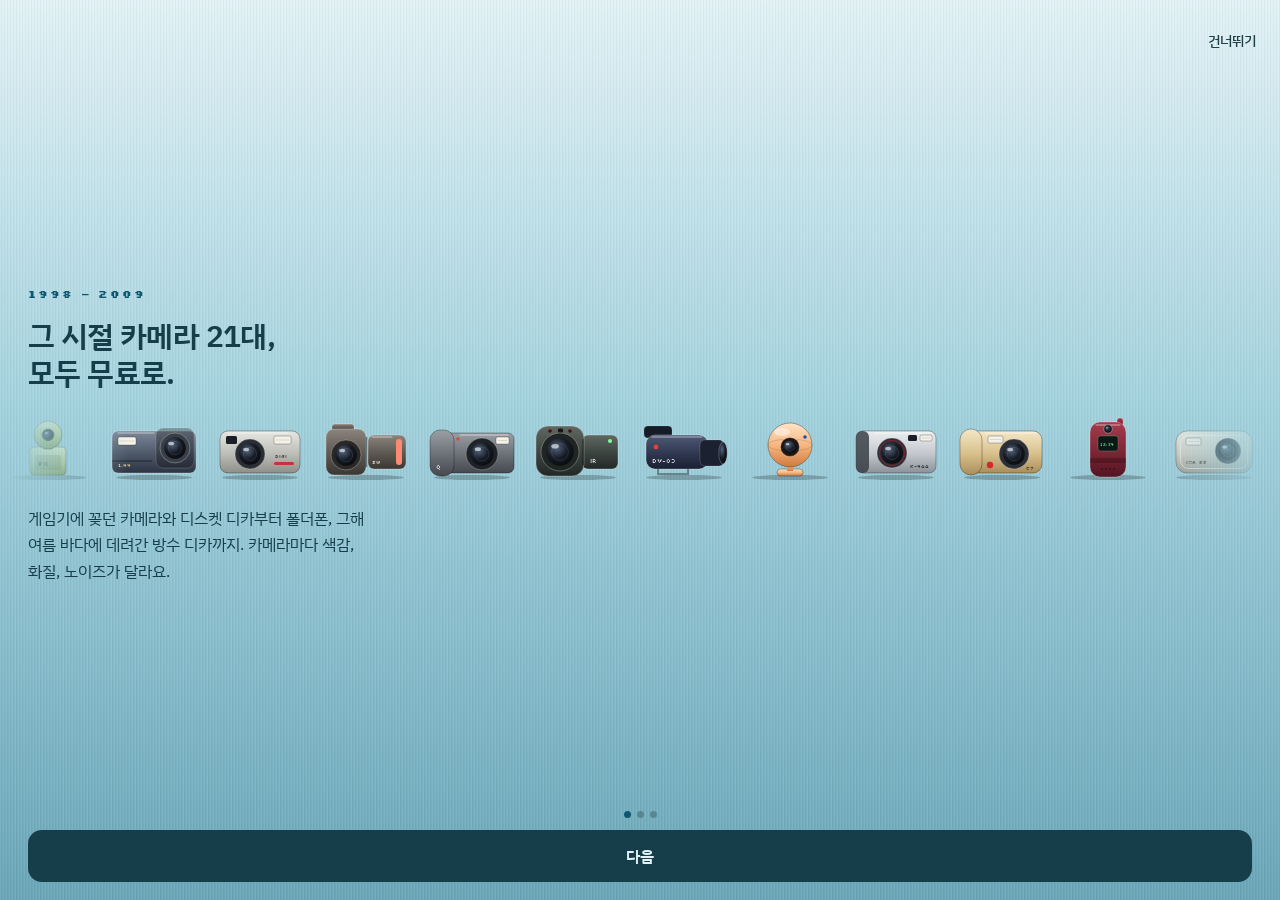
<file: android/update/index.html>
<!doctype html>
<html lang="ko" class="ux6-fav ux6-pinch ux6-select ux6-info ux5-zoom ux5-quick ux5-count ux5-card ux4-silver ux3-film ux-lcd-fit ux-caption-hero ux-shoot-row ux-sheet-head ux-selection ux-ko-headings ux-popover ux-cam-sheets ux-album-grid ux-viewer-clean ux2-cats ux2-card ux2-level ux2-days ux2-develop ux2-tag ux2-hint">
<head>
<meta charset="utf-8">
<meta name="viewport" content="width=device-width,initial-scale=1,viewport-fit=cover">
<meta name="theme-color" content="#a3d2de">
<meta name="description" content="1998–2009년 카메라 21대의 색감으로 찍고, 사진에 날짜와 그 시절 화면 정보를 남기는 감성 카메라">
<link rel="manifest" href="manifest.webmanifest">
<link rel="icon" href="icon.svg" type="image/svg+xml">
<link rel="apple-touch-icon" href="apple-touch-icon.png">
<meta name="apple-mobile-web-app-capable" content="yes">
<meta name="mobile-web-app-capable" content="yes">
<meta name="apple-mobile-web-app-title" content="그해여름">
<meta http-equiv="Content-Security-Policy" content="default-src 'self'; script-src 'self' 'unsafe-inline'; style-src 'self' 'unsafe-inline'; img-src 'self' blob: data:; media-src 'self' blob: mediastream:; font-src 'self' data:; connect-src 'self' blob: data:; worker-src 'none'; frame-src 'none'; object-src 'none'">
<!-- @page -->
<title>그해여름</title>
<link rel="stylesheet" href="fonts/fonts.css">
<style>
/* Layout: the back of a 2000s compact digicam — a brushed metal body whose colour follows the chosen camera,
   a full-width LCD viewfinder, a strip of illustrated camera bodies, and the shutter in thumb reach */
@property --body{syntax:'<color>';inherits:true;initial-value:#a3d2de}
@property --body-hi{syntax:'<color>';inherits:true;initial-value:#e2f2f6}
@property --body-lo{syntax:'<color>';inherits:true;initial-value:#6aa6b8}
@property --ink{syntax:'<color>';inherits:true;initial-value:#163e4a}
@property --ink-soft{syntax:'<color>';inherits:true;initial-value:#3f6b78}
@property --ink-accent{syntax:'<color>';inherits:true;initial-value:#0b5870}
:root{
  --desk:#1d1c1a;
  --body:#a3d2de;
  --body-hi:#e2f2f6;
  --body-lo:#6aa6b8;
  --ink:#163e4a;
  --ink-soft:#3f6b78;
  --ink-accent:#0b5870;
  --key-ink:#46433c;
  --key-on:#b4500c;
  --lcd:#07090c;
  --lcd-rim:#2a2c30;
  --osd:#eef2e8;
  --led:#57e06a;
  --amber:#f08a24;
  --amber-ink:#1a1206;
  --menu-top:#17284a;
  --menu-bot:#0c182d;
  --menu-fg:#e9edf5;
  --menu-sub:#9db2d6;
  --sa-top:env(safe-area-inset-top,0px);
  --sa-bottom:env(safe-area-inset-bottom,0px);
  --font-osd:"Silkscreen","VT323",ui-monospace,Menlo,monospace;
  --font-ui:"IBM Plex Sans KR","Apple SD Gothic Neo","Malgun Gothic",system-ui,-apple-system,sans-serif;
  --font-pen:"Nanum Pen Script","Gaegu",cursive;
  color-scheme:light;
  padding-top:env(safe-area-inset-top,0px);
  padding-bottom:env(safe-area-inset-bottom,0px);
}
*,*::before,*::after{box-sizing:border-box}
html{height:100%}
body{height:100%;margin:0;background:var(--desk);color:var(--ink);font:14px/1.45 var(--font-ui);word-break:keep-all;overflow-wrap:break-word;-webkit-tap-highlight-color:transparent;overscroll-behavior:none;display:flex;justify-content:center}
[hidden]{display:none!important}
button{font:inherit;color:inherit;cursor:pointer}
button:focus-visible,input:focus-visible{outline:2px solid var(--amber);outline-offset:2px}

.cam{position:relative;width:100%;max-width:480px;height:100%;display:flex;flex-direction:column;overflow:hidden;
  -webkit-user-select:none;user-select:none;-webkit-touch-callout:none;
  transition:--body .32s,--body-hi .32s,--body-lo .32s,--ink .32s,--ink-soft .32s,--ink-accent .32s;
  background:
    repeating-linear-gradient(90deg,rgba(255,255,255,.07) 0 1px,rgba(0,0,0,.035) 1px 2px,transparent 2px 3px),
    linear-gradient(180deg,var(--body-hi),var(--body) 38%,var(--body-lo));}
@media (min-width:600px) and (min-height:760px){
  body{padding-block:24px}
  .cam{border-radius:30px;max-height:980px;box-shadow:0 30px 60px rgba(0,0,0,.5),inset 0 1px 0 rgba(255,255,255,.7)}
}

/* status row: camera chip + quick toggles */
.status{display:flex;align-items:center;justify-content:space-between;gap:6px;padding:8px 10px 6px 12px}
.camkey{position:relative;flex:none;display:inline-flex;flex-direction:column;align-items:center;justify-content:center;gap:2px;min-width:66px;height:48px;padding:2px 9px 4px;border:0;border-radius:14px;color:var(--ink);
  background:rgba(0,0,0,var(--chip-a,.07));box-shadow:inset 0 1px 2px rgba(0,0,0,.2),0 1px 0 rgba(255,255,255,.4)}
.camkey svg{display:block;width:42px;height:28px;pointer-events:none}
.camkey b{display:flex;align-items:center;gap:3px;font:700 9px/1 var(--font-osd);letter-spacing:.04em;white-space:nowrap}
.camkey b::after{content:"";border:3px solid transparent;border-top:4px solid currentColor;border-bottom:0;margin-top:1px}
.camkey .led{position:absolute;left:7px;top:6px;width:6px;height:6px}
.camkey:active{transform:translateY(1px)}
.led{flex:none;width:8px;height:8px;border-radius:50%;background:var(--led);box-shadow:0 0 6px var(--led)}
.led.busy{background:#ff4a3a;box-shadow:0 0 6px #ff4a3a;animation:blink .35s steps(2,end) infinite}
.led.timer{background:#ffa733;box-shadow:0 0 6px #ffa733;animation:blink .9s steps(2,end) infinite}
@keyframes blink{50%{opacity:.15}}
.keys{display:flex;gap:4px;min-width:0}
.key{appearance:none;border:0;flex:none;display:inline-flex;flex-direction:column;align-items:center;justify-content:center;gap:3px;width:46px;height:48px;padding:3px 0;border-radius:12px;
  background:linear-gradient(#f7f4ed,#c9c3b6);color:var(--key-ink);
  box-shadow:inset 0 1px 0 #fff,inset 0 -1px 0 rgba(0,0,0,.16),0 1px 2px rgba(0,0,0,.28)}
.key svg{width:19px;height:19px;fill:none;stroke:currentColor;stroke-width:1.8;stroke-linecap:round;stroke-linejoin:round}
.key span{font:600 10.5px/1 var(--font-ui);letter-spacing:-.02em;white-space:nowrap}
.key.on{color:var(--key-on);box-shadow:inset 0 1px 0 #fff,inset 0 0 0 1.5px rgba(196,86,15,.55),0 1px 2px rgba(0,0,0,.28)}
.key:active{transform:translateY(1px);box-shadow:inset 0 1px 3px rgba(0,0,0,.3)}
@media (max-width:400px){.camkey{padding-inline:7px}.keys{gap:3px}}
@media (max-width:384px){.keys{gap:2px}.status{gap:4px}}
@media (max-width:374px){.key{width:44px}.status{padding-inline:8px}}
@media (max-height:420px){.lcd{min-height:0}}

/* viewfinder */
.vf{flex:1;min-height:0;display:flex;padding:2px 8px 0}
.lcd{position:relative;flex:1;min-height:200px;border-radius:12px;background:var(--lcd);overflow:hidden;display:grid;place-items:center;touch-action:none;
  box-shadow:0 0 0 3px var(--lcd-rim),0 0 0 4px rgba(255,255,255,.5),inset 0 0 18px rgba(0,0,0,.9)}
.frame{position:relative;transition:filter .3s}
.frame.dim{filter:brightness(.38) saturate(.6) blur(1.5px)}
#gl{position:absolute;display:block;background:#000}
#deco{position:absolute;inset:0;width:100%;height:100%;pointer-events:none}
.osd{position:absolute;pointer-events:none;font:400 11px/1 var(--font-osd);letter-spacing:.06em;color:var(--osd);text-shadow:0 1px 2px rgba(0,0,0,.85)}
.af{position:absolute;width:30%;height:22%;left:35%;top:39%;transition:left .18s,top .18s}
.af i{position:absolute;width:14px;height:10px;border:2px solid rgba(238,242,232,.75)}
.af i:nth-child(1){left:0;top:0;border-right:0;border-bottom:0}
.af i:nth-child(2){right:0;top:0;border-left:0;border-bottom:0}
.af i:nth-child(3){left:0;bottom:0;border-right:0;border-top:0}
.af i:nth-child(4){right:0;bottom:0;border-left:0;border-top:0}
.af.lock i{border-color:var(--led)}
.camtag{position:absolute;left:50%;top:30px;transform:translateX(-50%);padding:4px 8px;border:1px solid rgba(238,242,232,.55);background:rgba(0,0,0,.4);white-space:nowrap;opacity:0;transition:opacity .25s}
.camtag.show{opacity:1}
.zoombar{position:absolute;left:50%;bottom:14%;transform:translateX(-50%);display:flex;align-items:center;gap:6px;padding:4px 8px;background:rgba(0,0,0,.4)}
.zoombar .track,.evbar .track{position:relative;display:block;background:rgba(238,242,232,.35)}
.zoombar .track{width:92px;height:4px}
.zoombar .track i,.evbar .track i{position:absolute;width:8px;height:8px;border-radius:50%;background:var(--osd);box-shadow:0 0 0 1px rgba(0,0,0,.4)}
.zoombar .track i{top:-2px;margin-left:-4px}
.zoombar.digital em{color:#ffb35c}
.zoombar em{font-style:normal;min-width:34px}
.evbar{position:absolute;right:10px;top:50%;transform:translateY(-50%);display:flex;flex-direction:column;align-items:center;gap:6px;padding:6px 5px;background:rgba(0,0,0,.4)}
.evbar .track{width:4px;height:92px}
.evbar .track i{left:-2px;margin-top:-4px}
.countdown{position:absolute;inset:0;display:grid;place-items:center;font:700 96px/1 var(--font-osd);color:var(--osd);text-shadow:0 2px 12px rgba(0,0,0,.8);pointer-events:none}
.boot{position:absolute;inset:0;display:grid;place-items:center;background:#000;color:var(--osd);font:700 20px/1 var(--font-osd);letter-spacing:.14em;opacity:0;pointer-events:none}
.boot.on{animation:boot .46s ease-out}
@keyframes boot{0%{opacity:1}55%{opacity:1}100%{opacity:0}}
.blink{position:absolute;inset:0;background:#000;opacity:0;pointer-events:none}
.blink.on{animation:shut .22s ease-out}
@keyframes shut{0%{opacity:1}100%{opacity:0}}
.toast{position:absolute;left:12px;right:12px;bottom:12px;margin:auto;width:max-content;max-width:calc(100% - 24px);padding:9px 13px;white-space:pre-line;border-radius:9px;background:rgba(8,10,14,.86);color:var(--osd);font:500 13px/1.45 var(--font-ui);text-align:center;opacity:0;transform:translateY(6px);transition:opacity .2s,transform .2s;pointer-events:none}
.toast.show{opacity:1;transform:none}
.toast.float{position:fixed;z-index:60;left:16px;right:16px;bottom:calc(150px + var(--sa-bottom))}
.perm.nudge{animation:nudge .42s cubic-bezier(.3,.7,.4,1)}
@keyframes nudge{0%,100%{transform:translateY(-50%)}25%{transform:translate(-7px,-50%)}50%{transform:translate(6px,-50%)}75%{transform:translate(-3px,-50%)}}
.perm{position:absolute;left:16px;right:16px;top:50%;transform:translateY(-50%);display:grid;gap:10px;padding:20px 18px;border-radius:14px;background:rgba(8,10,14,.88);border:1px solid rgba(238,242,232,.22);color:var(--osd);text-align:center}
.perm h3{margin:0;font:700 12px/1 var(--font-osd);letter-spacing:.14em;color:#ffb35c}
.perm p{margin:0;font:400 14px/1.6 var(--font-ui);color:#d8ddd2}
.perm .btns{display:grid;gap:8px;margin-top:4px}
.pbtn{min-height:44px;border:1px solid rgba(255,255,255,.28);background:transparent;color:inherit;border-radius:10px;padding:8px 14px;font:600 14px/1.2 var(--font-ui)}
.pbtn.amber{background:var(--amber);color:var(--amber-ink);border-color:transparent}

/* engraved plate, camera strip, caption */
.plate{display:flex;justify-content:space-between;align-items:baseline;gap:8px;padding:7px 18px 0;color:var(--ink-soft)}
.plate b{font:600 11px/1 var(--font-ui);letter-spacing:.32em}
.plate span{font:400 10px/1 var(--font-osd);letter-spacing:.12em}
.carousel{position:relative;height:64px;margin-top:2px}
.carousel::before{content:"";position:absolute;left:50%;top:0;transform:translateX(-50%);border:6px solid transparent;border-top-color:#c4560f;z-index:1}
.car{display:flex;align-items:center;height:100%;overflow-x:auto;scroll-snap-type:x mandatory;scrollbar-width:none;padding-inline:calc(50% - 38px);
  -webkit-mask-image:linear-gradient(90deg,transparent,#000 16%,#000 84%,transparent);mask-image:linear-gradient(90deg,transparent,#000 16%,#000 84%,transparent)}
.car::-webkit-scrollbar{display:none}
.car button{flex:0 0 76px;height:56px;scroll-snap-align:center;border:0;background:none;padding:0;display:grid;place-items:center;opacity:.5;transform:scale(.84);transition:transform .18s,opacity .18s}
.car button svg{display:block;width:64px;height:43px;filter:drop-shadow(0 2px 2px rgba(0,0,0,.22))}
.car button.center{opacity:1;transform:scale(1.12)}
.caption{text-align:center;padding:0 16px;min-height:38px}
.caption b{display:block;font:600 15px/1.3 var(--font-ui);color:var(--ink);letter-spacing:-.01em}
.caption small{display:block;font:400 10.5px/1.5 var(--font-osd);letter-spacing:.08em;color:var(--ink-soft)}
@media (max-height:700px){.plate{display:none}.caption small{display:none}.caption{min-height:22px}}

/* shutter row */
.shoot{display:grid;grid-template-columns:1fr auto 1fr;align-items:center;padding:6px 22px 14px}
.thumb{position:relative;justify-self:start;width:56px;height:56px;border-radius:12px;border:2px solid rgba(255,255,255,.8);background:#24262b center/cover no-repeat;box-shadow:0 2px 6px rgba(0,0,0,.35);display:grid;place-items:center;color:#9a958a}
.thumb svg{width:22px;height:22px;fill:none;stroke:currentColor;stroke-width:1.6}
.thumb.has svg{display:none}
.thumb.bump{animation:bump .2s ease-out}
@keyframes bump{50%{transform:scale(1.1)}}
.thumb.working::after{content:"";position:absolute;inset:-6px;border-radius:15px;border:2px solid transparent;border-top-color:var(--amber);border-right-color:var(--amber);animation:spin .8s linear infinite}
@keyframes spin{to{transform:rotate(360deg)}}
.shutter{position:relative;width:80px;height:80px;border-radius:50%;border:0;
  background:radial-gradient(circle at 50% 32%,#fffefa,#d2cdc1 52%,#8f897c 100%);
  box-shadow:0 0 0 4px #b9b3a6,0 0 0 5px #c4560f,0 0 0 8px #a7a194,0 5px 12px rgba(0,0,0,.4),inset 0 -4px 7px rgba(0,0,0,.22),inset 0 2px 3px #fff;transition:transform .08s}
.shutter.half,.shutter:active{transform:scale(.93)}
.shutter.cancel::before,.shutter.cancel::after{content:"";position:absolute;left:50%;top:50%;width:26px;height:3px;border-radius:2px;background:#5b5549;transform:translate(-50%,-50%) rotate(45deg)}
.shutter.cancel::after{transform:translate(-50%,-50%) rotate(-45deg)}
.flip{justify-self:end;width:52px;height:52px;border-radius:50%}
.flip svg{width:22px;height:22px}
@media (max-height:620px){
  .shoot{padding:4px 22px 10px}.shutter{width:68px;height:68px}
  .carousel{height:54px}.car button{height:48px}.car button svg{width:56px;height:38px}
  .caption{position:absolute;width:1px;height:1px;min-height:0;padding:0;overflow:hidden;clip:rect(0 0 0 0);white-space:nowrap}
}

/* date popover */
.pop-wrap{position:fixed;inset:0;z-index:18}
.pop{position:absolute;right:10px;width:min(360px,calc(100% - 20px));display:grid;gap:10px;padding:14px;border-radius:16px;color:var(--menu-fg);
  background:linear-gradient(var(--menu-top),var(--menu-bot));box-shadow:0 14px 34px rgba(0,0,0,.45)}
.pop h4{margin:0;font:700 11px/1 var(--font-osd);letter-spacing:.14em;color:var(--menu-sub)}
.styles{display:grid;grid-template-columns:repeat(4,minmax(0,1fr));gap:6px}
.styles button{display:grid;justify-items:center;gap:6px;padding:8px 0 7px;min-height:74px;border-radius:10px;border:1px solid rgba(255,255,255,.14);background:rgba(255,255,255,.04);color:var(--menu-fg)}
.styles button[aria-checked="true"]{border-color:var(--amber);background:rgba(240,138,36,.16)}
.styles span{font:600 12px/1 var(--font-ui)}
.sp{position:relative;width:44px;height:33px;border-radius:3px;overflow:hidden;background:linear-gradient(#5d7fb0,#d9a68f 60%,#7a6a8c)}
.sp.film::after{content:"'26 10 10";position:absolute;right:3px;bottom:3px;font:italic 700 7px/1 Menlo,monospace;color:#ff9a3d;text-shadow:0 0 3px #ff5a0a}
.sp.digi::after{content:"26/10/10";position:absolute;right:3px;bottom:3px;font:400 5.5px/1 var(--font-osd);color:#ffb04a}
.sp.info{box-shadow:inset 0 -9px 0 #f7f5f0}
.sp.info::after{content:"";position:absolute;left:4px;right:4px;bottom:3px;height:2px;background:linear-gradient(90deg,#1c1b19 0 40%,transparent 40% 70%,#1c1b19 70%)}
.sp.pola{box-shadow:inset 0 0 0 3px #f4f1ea,inset 0 -10px 0 #f4f1ea}
.sp.pola::after{content:"";position:absolute;left:5px;bottom:4px;width:18px;height:2px;border-radius:1px;background:#2d3047}
.sp.strip{box-shadow:inset 7px 0 0 #0c0a09,inset -7px 0 0 #0c0a09,inset 0 2px 0 #0c0a09,inset 0 -2px 0 #0c0a09}
.sp.strip::after{content:"";position:absolute;inset:3px 2px;background:repeating-linear-gradient(#efe9dd 0 2px,transparent 2px 5px) left/2px 100% no-repeat,repeating-linear-gradient(#efe9dd 0 2px,transparent 2px 5px) right/2px 100% no-repeat}
.sp.slide{background:linear-gradient(135deg,#f5f1e8,#e3dccd)}
.sp.slide::after{content:"";position:absolute;inset:6px 12px;border-radius:2px;background:linear-gradient(#5d7fb0,#d9a68f 60%,#7a6a8c);box-shadow:0 0 0 1px rgba(40,32,22,.35)}
.sp.off::after{content:"";position:absolute;left:50%;top:50%;width:46px;height:2px;background:rgba(255,255,255,.6);transform:translate(-50%,-50%) rotate(-36deg)}
.seg{display:inline-flex;border:1px solid rgba(255,255,255,.26);border-radius:10px;overflow:hidden}
.seg.wide{display:grid;grid-auto-flow:column;grid-auto-columns:1fr}
.seg button{min-height:44px;min-width:44px;border:0;background:transparent;padding:6px 11px;font:500 13px/1.2 var(--font-ui);color:#d4dbe8}
.seg button+button{border-left:1px solid rgba(255,255,255,.14)}
.seg button[aria-pressed="true"]{background:var(--amber);color:var(--amber-ink);font-weight:600}
.pop-note{margin:-2px 0 0;font:400 12.5px/1.55 var(--font-ui);color:var(--menu-sub)}
.pop h4 label{font:inherit;color:inherit;letter-spacing:inherit}
.pop h4 span{float:right;color:var(--menu-fg)}
.range.wide{width:100%}
.linkbtn{justify-self:start;min-height:44px;border:0;background:none;padding:6px 0;color:#ffb35c;font:500 13px/1.2 var(--font-ui);text-decoration:underline;text-underline-offset:3px}

/* sheets */
.sheet{position:fixed;inset:0;z-index:20;display:flex;align-items:flex-end;justify-content:center;background:rgba(8,10,16,.55)}
.panel{width:100%;max-width:480px;max-height:90%;display:flex;flex-direction:column;color:var(--menu-fg);transition:transform .2s;
  background:linear-gradient(var(--menu-top),var(--menu-bot));border-radius:18px 18px 0 0;box-shadow:0 -10px 30px rgba(0,0,0,.4);padding-bottom:var(--sa-bottom)}
.panel-head{position:relative;display:flex;align-items:center;justify-content:space-between;gap:12px;padding:20px 16px 12px;border-bottom:1px solid rgba(255,255,255,.12);touch-action:none}
.panel-head::before{content:"";position:absolute;left:50%;top:8px;width:40px;height:4px;border-radius:2px;background:rgba(255,255,255,.3);transform:translateX(-50%)}
.panel-head h2{margin:0;font:700 12px/1 var(--font-osd);letter-spacing:.16em;color:#ffb35c}
.panel-head .acts{display:flex;gap:8px}
.panel-body{min-height:0;overflow:auto;padding:2px 16px 24px;overscroll-behavior:contain}
.group h3{margin:20px 0 4px;font:700 11px/1 var(--font-osd);letter-spacing:.16em;color:var(--menu-sub)}
.row{display:flex;align-items:center;justify-content:space-between;flex-wrap:wrap;gap:8px 12px;min-height:54px;padding:6px 0;border-bottom:1px solid rgba(255,255,255,.07)}
.row label,.row .lbl{font:500 15px var(--font-ui)}
.swatches{display:flex;gap:8px}
.swatches button{width:44px;height:44px;border-radius:50%;border:2px solid rgba(255,255,255,.2);background:var(--sw)}
.swatches button[aria-pressed="true"]{border-color:#fff;box-shadow:0 0 0 2px var(--amber)}
.switch{appearance:none;-webkit-appearance:none;margin:-6px 0;flex:none;box-sizing:content-box;width:52px;height:32px;padding:6px 0;border-radius:16px/22px;background:#33435f content-box;position:relative;transition:background .15s}
.switch::after{content:"";position:absolute;top:10px;left:4px;width:24px;height:24px;border-radius:50%;background:#fff;transition:transform .15s}
.switch:checked{background:var(--amber) content-box}
.switch:checked::after{transform:translateX(20px)}
.field{background:#0a1426;color:var(--menu-fg);border:1px solid rgba(255,255,255,.26);border-radius:9px;padding:9px 11px;min-height:44px;font:500 16px var(--font-ui);color-scheme:dark;min-width:0;max-width:100%}
.field[type="text"]{flex:1 1 180px}
.range{accent-color:var(--amber);width:min(190px,52vw);height:32px}
.hint{margin:10px 0 0;font:400 13px/1.6 var(--font-ui);color:var(--menu-sub)}
.checks{list-style:none;margin:6px 0 0;padding:0}
.checks li{display:grid;grid-template-columns:10px 1fr;gap:2px 12px;padding:11px 0;border-bottom:1px solid rgba(255,255,255,.07);font:400 14px/1.5 var(--font-ui)}
.checks li::before{content:"";grid-row:span 2;width:10px;height:10px;margin-top:6px;border-radius:50%;background:var(--menu-sub)}
.checks li.ok::before{background:#5fd38d}.checks li.warn::before{background:#ffb547}.checks li.bad::before{background:#ff6b5b}
.checks b{font-weight:600}
.checks small{grid-column:2;color:var(--menu-sub);font-size:13px;overflow-wrap:anywhere}
.grid{min-height:0;display:grid;grid-template-columns:repeat(3,minmax(0,1fr));gap:6px;padding:12px 16px 24px;overflow:auto;align-content:start}
.grid button{aspect-ratio:3/4;border:0;padding:0;border-radius:6px;background:#0a1426 center/contain no-repeat;position:relative}
.grid button span{position:absolute;left:5px;top:5px;padding:3px 4px;background:rgba(0,0,0,.55);border-radius:3px;font:400 9px/1 var(--font-osd);color:#fff}
.empty{display:grid;gap:14px;justify-items:center;padding:34px 16px 40px;text-align:center;color:var(--menu-sub);font:400 15px/1.6 var(--font-ui)}

/* camera sheet (above the viewer when picking a camera to re-develop with) */
.sheet.over{z-index:35}
/* all cameras at a glance: body + one-word mood */
.camlist{min-height:0;display:grid;grid-template-columns:repeat(4,minmax(0,1fr));gap:8px;padding:12px 12px 20px;overflow:auto;overscroll-behavior:contain}
.camcell{display:grid;justify-items:center;align-content:start;gap:3px;min-width:0;padding:8px 2px 9px;border-radius:12px;border:1px solid rgba(255,255,255,.12);background:rgba(255,255,255,.04);color:var(--menu-fg)}
.camcell svg{display:block;width:100%;max-width:72px;height:auto;aspect-ratio:3/2;pointer-events:none}
.camcell b{font:600 13.5px/1.25 var(--font-ui);text-align:center}
.camcell small{font:400 9px/1.2 var(--font-osd);letter-spacing:.03em;color:var(--menu-sub);white-space:nowrap}
.camcell[aria-checked="true"]{border-color:var(--amber);background:rgba(240,138,36,.14);box-shadow:inset 0 0 0 1px var(--amber)}
@media (max-width:340px){.camlist{grid-template-columns:repeat(3,minmax(0,1fr))}}
.lede{margin:0;padding:12px 16px 2px;font:400 14px/1.6 var(--font-ui);color:var(--menu-sub)}
.cams{min-height:0;display:grid;grid-template-columns:repeat(2,minmax(0,1fr));gap:10px;padding:10px 16px 24px;overflow:auto;overscroll-behavior:contain}
.cam-card{display:grid;gap:6px;align-content:start;text-align:left;padding:8px 8px 11px;border-radius:12px;border:1px solid rgba(255,255,255,.14);background:rgba(255,255,255,.04);color:var(--menu-fg);min-width:0}
.cam-card[aria-pressed="true"]{border-color:var(--amber);box-shadow:inset 0 0 0 1px var(--amber);background:rgba(240,138,36,.1)}
.cam-shot{position:relative;aspect-ratio:4/3;border-radius:6px;overflow:hidden;background:#0a1426}
.cam-shot img{display:block;width:100%;height:100%;object-fit:cover}
.cam-name{display:flex;align-items:center;gap:6px;min-width:0}
.cam-name svg{flex:none;width:32px;height:22px}
.cam-name b{font:700 10.5px/1.15 var(--font-osd);letter-spacing:.04em;min-width:0}
.cam-card strong{font:600 15px/1.3 var(--font-ui)}
.cam-card .spec{font:400 9.5px/1.2 var(--font-osd);letter-spacing:.05em;color:var(--menu-sub)}
.cam-card .motif{font:500 11.5px/1.35 var(--font-ui);color:#ffcf8f}
.cam-card small{font:400 12.5px/1.5 var(--font-ui);color:#c3cee2;display:-webkit-box;-webkit-line-clamp:3;-webkit-box-orient:vertical;overflow:hidden}

/* playback viewer */
.viewer{position:fixed;inset:0;z-index:30;display:flex;flex-direction:column;background:#050608;color:var(--osd)}
.viewer-top span{white-space:nowrap}
.viewer-top{display:flex;justify-content:space-between;gap:12px;padding:calc(14px + var(--sa-top)) 16px 8px;font:400 11px/1 var(--font-osd);letter-spacing:.08em}
.viewer-top .play::before{content:"";display:inline-block;margin-right:6px;border:5px solid transparent;border-left:7px solid var(--led);border-right:0;vertical-align:-1px}
.viewer-img{flex:1;min-height:0;display:grid;place-items:center;padding:8px 16px;touch-action:none;overflow:hidden}
.viewer-img img{max-width:100%;max-height:100%;object-fit:contain;box-shadow:0 10px 30px rgba(0,0,0,.6)}
.viewer-note{display:flex;align-items:center;justify-content:center;gap:10px;min-height:44px;padding:0 16px;font:500 13px/1.3 var(--font-ui);color:#aeb4aa}
.viewer-note button{min-height:44px;border:0;background:none;color:#ffb35c;font:600 13px var(--font-ui);text-decoration:underline;text-underline-offset:3px;padding:6px 4px}
.viewer-acts{display:grid;grid-template-columns:repeat(3,minmax(0,1fr));gap:8px;padding:10px 16px calc(16px + var(--sa-bottom))}
.vbtn{min-height:52px;border-radius:12px;border:1px solid rgba(255,255,255,.18);background:#15181d;color:var(--osd);font:600 15px var(--font-ui)}
.vbtn.amber{background:var(--amber);color:var(--amber-ink);border-color:transparent}
.vbtn.armed{background:#c8321f;border-color:transparent;color:#fff}
.vbtn:disabled{opacity:.4}

/* first run */
.onb{position:fixed;inset:0;z-index:50;display:flex;flex-direction:column;color:var(--ink);padding:calc(18px + var(--sa-top)) 0 calc(18px + var(--sa-bottom));
  background:repeating-linear-gradient(90deg,rgba(255,255,255,.07) 0 1px,rgba(0,0,0,.035) 1px 2px,transparent 2px 3px),linear-gradient(180deg,var(--body-hi),var(--body) 45%,var(--body-lo))}
.onb-skip{align-self:flex-end;margin-right:12px;border:0;background:none;color:var(--ink-soft);font:500 14px var(--font-ui);padding:10px 12px;min-height:44px}
.onb-track{flex:1;display:flex;overflow-x:auto;scroll-snap-type:x mandatory;scrollbar-width:none}
.onb-track::-webkit-scrollbar{display:none}
.onb-card{flex:0 0 100%;min-width:0;scroll-snap-align:center;display:flex;flex-direction:column;justify-content:center;gap:18px;padding:0 28px}
.onb-card h1{margin:0;font:600 30px/1.25 var(--font-ui);letter-spacing:-.02em;text-wrap:balance}
.onb-card p{margin:0;font:400 16px/1.65 var(--font-ui);color:var(--ink);max-width:34ch}
.onb-card .eyebrow{font:700 11px/1 var(--font-osd);letter-spacing:.18em;color:var(--ink-accent)}
.marquee{contain:inline-size;overflow:hidden;margin:6px -28px;-webkit-mask-image:linear-gradient(90deg,transparent,#000 10%,#000 90%,transparent);mask-image:linear-gradient(90deg,transparent,#000 10%,#000 90%,transparent)}
.marquee div{display:flex;gap:10px;width:max-content;animation:slide 26s linear infinite}
.marquee svg{width:96px;height:64px;flex:none}
@keyframes slide{to{transform:translateX(-50%)}}
.stamp-demo{position:relative;align-self:flex-start;width:220px;max-width:100%;aspect-ratio:4/3;border-radius:6px;overflow:hidden;background:linear-gradient(#4c6ca1,#c4a2b8 45%,#f2b98f 80%,#6a4d44);box-shadow:0 10px 24px rgba(0,0,0,.25)}
.stamp-demo span{position:absolute;right:12px;bottom:10px;font:italic 700 18px/1 Menlo,monospace;color:#ff9a3d;text-shadow:0 0 8px #ff5a0a}
.onb-foot{display:grid;gap:12px;padding:0 28px}
.dots{display:flex;gap:6px;justify-content:center}
.dots i{width:7px;height:7px;border-radius:50%;background:var(--ink-soft);opacity:.35}
.dots i.on{opacity:1;background:var(--ink-accent)}
.obtn{min-height:52px;border:0;border-radius:14px;background:var(--ink);color:var(--body-hi);font:600 16px var(--font-ui)}
.obtn.ghost{background:transparent;color:var(--ink);box-shadow:inset 0 0 0 1.5px var(--ink-soft)}

.fly{position:fixed;z-index:25;pointer-events:none;border:3px solid #fff;box-shadow:0 8px 20px rgba(0,0,0,.4);transform-origin:0 0}
.flash-screen{position:fixed;inset:0;z-index:40;background:#fff;opacity:0;pointer-events:none;transition:opacity .12s}
.flash-screen.on{opacity:1}
#video{position:fixed;left:0;top:0;width:2px;height:2px;opacity:0;pointer-events:none}
/* ════════ UX round — every block is one switchable item: remove its class from <html> to turn it off ════════ */
/* new elements that only exist for an item stay hidden unless that item is on */
.xbtn,.vclose,.range-ends{display:none}
.h-en{font-style:normal}

/* [ux-keys-bar] the five status keys become one physical key bar; "on" = small amber lamp + darker orange label */
html.ux-keys-bar .keys{gap:0;border-radius:14px;background:linear-gradient(#faf8f3,#dbd6cb);
  box-shadow:inset 0 1px 0 #fff,inset 0 -1px 0 rgba(0,0,0,.14),0 0 0 .5px rgba(0,0,0,.14),0 1px 2px rgba(0,0,0,.25)}
html.ux-keys-bar .keys .key{position:relative;width:48px;border-radius:0;background:none;box-shadow:none}
html.ux-keys-bar .keys .key:first-child{border-radius:14px 0 0 14px}
html.ux-keys-bar .keys .key:last-child{border-radius:0 14px 14px 0}
html.ux-keys-bar .keys .key+.key::after{content:"";position:absolute;left:0;top:12px;bottom:12px;width:1px;background:rgba(0,0,0,.11);box-shadow:1px 0 0 rgba(255,255,255,.65)}
html.ux-keys-bar .keys .key.on{color:#9a430a;box-shadow:none}
html.ux-keys-bar .keys .key.on::before{content:"";position:absolute;top:6px;right:9px;width:5px;height:5px;border-radius:50%;background:#ff7a1a;box-shadow:0 0 4px rgba(255,122,26,.85)}
html.ux-keys-bar .keys .key:active{transform:none;background:rgba(0,0,0,.07);box-shadow:inset 0 1px 3px rgba(0,0,0,.18)}
@media (max-width:400px){html.ux-keys-bar .keys .key{width:46px}}
@media (max-width:374px){html.ux-keys-bar .keys .key{width:44px}}

/* [ux-camkey] camera chip in the same cream key material; camera picture + caret only (the name lives in the caption) */
html.ux-camkey .camkey{flex-direction:row;gap:5px;min-width:0;height:48px;padding:0 11px 0 13px;border-radius:14px;color:var(--key-ink);
  background:linear-gradient(#faf8f3,#dbd6cb);
  box-shadow:inset 0 1px 0 #fff,inset 0 -1px 0 rgba(0,0,0,.14),0 0 0 .5px rgba(0,0,0,.14),0 1px 2px rgba(0,0,0,.25)}
html.ux-camkey .camkey b{position:absolute;width:1px;height:1px;overflow:hidden;clip:rect(0 0 0 0);white-space:nowrap}
html.ux-camkey .camkey::after{content:"";border:4px solid transparent;border-top:5px solid currentColor;border-bottom:0;margin-top:3px;opacity:.75}
html.ux-camkey .camkey .led{left:6px;top:6px;width:5px;height:5px}
html.ux-camkey .camkey:active{transform:none;background:linear-gradient(#ebe7df,#d3cdc1);box-shadow:inset 0 1px 3px rgba(0,0,0,.22)}

/* [ux-lcd-fit] the LCD hugs the picture (no black bands above/below); spare height becomes room above the carousel and the shutter row.
   The LCD height itself is set in relayout() only while this class is on. */
html.ux-lcd-fit .carousel,html.ux-lcd-fit .shoot{margin-top:auto}

/* [ux-caption-hero] the mood name is the hero, model · year · sensor is one quiet line; the plate keeps only the brand.
   The longer #capSub text is written by syncUI() only while this class is on. */
html.ux-caption-hero .plate{padding:9px 14px 0}
html.ux-caption-hero .plate b{font:600 10px/1 var(--font-ui);letter-spacing:.4em}
html.ux-caption-hero .plate span{display:none}
html.ux-caption-hero .caption b{font:600 17px/1.3 var(--font-ui);letter-spacing:-.02em}
html.ux-caption-hero .caption small{margin-top:1px;letter-spacing:.1em}
@media (min-height:701px){html.ux-caption-hero .caption{min-height:40px}}

/* [ux-shoot-row] album + flip share one 52px rounded-square shape, so the shutter is the only round control */
html.ux-shoot-row .shoot{padding:6px 24px 14px}
html.ux-shoot-row .thumb{width:52px;height:52px;border-radius:14px;border:0;
  box-shadow:inset 0 0 0 2px rgba(255,255,255,.88),0 0 0 .5px rgba(0,0,0,.3),0 2px 5px rgba(0,0,0,.3)}
html.ux-shoot-row .thumb.working::after{inset:-5px;border-radius:18px}
html.ux-shoot-row .flip{width:52px;height:52px;border-radius:14px}
@media (max-height:620px){html.ux-shoot-row .shoot{padding:4px 24px 10px}}

/* [ux-sheet-head] a round ✕ replaces the orange 닫기/완료 (both are in the DOM, CSS shows one); one quiet filled style for secondary buttons and fields; titles stay amber */
html.ux-sheet-head .acts > .pbtn[data-close]{display:none}
html.ux-sheet-head .panel-head{padding:22px 12px 12px 18px;border-bottom-color:rgba(255,255,255,.08)}
html.ux-sheet-head .panel-head .acts{align-items:center}
html.ux-sheet-head .panel .pbtn{border:0;border-radius:12px;padding:8px 14px;background:rgba(255,255,255,.09);font-weight:500}
html.ux-sheet-head .panel .pbtn.amber{background:var(--amber);font-weight:600}
html.ux-sheet-head .panel .pbtn:disabled{opacity:.45}
html.ux-sheet-head .field{border-color:rgba(255,255,255,.16);border-radius:12px}
html.ux-sheet-head .xbtn{flex:none;display:grid;place-items:center;width:44px;height:44px;padding:0;border:0;border-radius:50%;background:rgba(255,255,255,.09);color:var(--menu-fg)}
html.ux-sheet-head .xbtn svg{width:18px;height:18px;fill:none;stroke:currentColor;stroke-width:2;stroke-linecap:round}
html.ux-sheet-head .xbtn:active,html.ux-sheet-head .panel .pbtn:not(.amber):active{background:rgba(255,255,255,.16)}

/* [ux-selection] one "selected" look everywhere: amber ring + light-amber text on a recessed track; solid amber stays only for switches and primary buttons */
html.ux-selection .seg{border:0;border-radius:12px;background:rgba(0,0,0,.22);box-shadow:inset 0 1px 2px rgba(0,0,0,.3),0 0 0 1px rgba(255,255,255,.06)}
html.ux-selection .seg button{border-radius:12px;color:#c9d3e6}
html.ux-selection .seg button+button{border-left:0}
html.ux-selection .seg button[aria-pressed="true"]{background:rgba(240,138,36,.1);color:#ffc98a;font-weight:600;box-shadow:inset 0 0 0 1.5px var(--amber)}
html.ux-selection .styles button{border:0;border-radius:12px;background:rgba(255,255,255,.06)}
html.ux-selection .styles button[aria-checked="true"]{background:rgba(240,138,36,.1);box-shadow:inset 0 0 0 1.5px var(--amber);color:#ffc98a}
html.ux-selection .camcell[aria-checked="true"]{border-color:transparent;background:rgba(240,138,36,.1);box-shadow:inset 0 0 0 1.5px var(--amber)}
html.ux-selection .camcell[aria-checked="true"] b{color:#ffc98a}
html.ux-selection .cam-card[aria-pressed="true"]{border-color:transparent;background:rgba(240,138,36,.1);box-shadow:inset 0 0 0 1.5px var(--amber)}
html.ux-selection .cam-card[aria-pressed="true"] strong{color:#ffc98a}
html.ux-selection .swatches button[aria-pressed="true"]{border-color:transparent;box-shadow:0 0 0 2px #142443,0 0 0 4px var(--amber)}

/* [ux-ko-headings] section headings in plain Korean in the UI font (the English prefix is in the DOM as .h-en and hidden); pixel font stays on sheet titles, OSD and the % value */
html.ux-ko-headings .h-en{display:none}
html.ux-ko-headings .group h3{margin:26px 0 2px;font:600 13px/1.3 var(--font-ui);letter-spacing:0;color:var(--menu-sub)}
html.ux-ko-headings .group:first-child h3{margin-top:14px}
html.ux-ko-headings .pop h4{font:600 13px/1.3 var(--font-ui);letter-spacing:0}
html.ux-ko-headings #amountVal{font:700 12px/1.3 var(--font-osd);letter-spacing:.06em}

/* [ux-popover] popovers point at the key that opened them, 8px edge + 16px padding, a calm chevron link, slider end labels instead of the 2-line note */
html.ux-popover .pop{right:8px;width:min(360px,calc(100% - 16px));gap:12px;padding:16px;border-radius:18px}
html.ux-popover .pop::before{content:"";position:absolute;top:-4px;left:var(--cx,calc(100% - 36px));width:12px;height:12px;margin-left:-6px;border-radius:2px;background:var(--menu-top);transform:rotate(45deg)}
html.ux-popover .linkbtn{display:inline-flex;align-items:center;gap:8px;color:#d4dbe8;text-decoration:none}
html.ux-popover .linkbtn::after{content:"";width:6px;height:6px;border:solid var(--menu-sub);border-width:1.5px 1.5px 0 0;transform:rotate(45deg)}
html.ux-popover .pop-note.long{display:none}
html.ux-popover .range-ends{display:flex;justify-content:space-between;margin:-10px 2px 0;font:400 12px/1.4 var(--font-ui);color:var(--menu-sub)}

/* [ux-cam-sheets] camera list without a box around every camera (faint tiles, roomier padding); preview cards lead with the mood name, quiet model/motif lines, 2-line story */
html.ux-cam-sheets .camlist{gap:4px 6px;padding:10px 12px 20px}
html.ux-cam-sheets .camcell{gap:2px;padding:10px 2px}
html.ux-cam-sheets .camcell:not([aria-checked="true"]){border-color:transparent;background:rgba(255,255,255,.035)}
html.ux-cam-sheets .camcell:not([aria-checked="true"]):active{background:rgba(255,255,255,.09)}
html.ux-cam-sheets .cam-card{gap:5px;padding:8px 8px 12px}
html.ux-cam-sheets .cam-card:not([aria-pressed="true"]){border-color:transparent;background:rgba(255,255,255,.05)}
html.ux-cam-sheets .cam-card strong{order:1;margin-top:3px}
html.ux-cam-sheets .cam-card .cam-name{order:2}
html.ux-cam-sheets .cam-card .spec{order:3;margin-top:-3px}
html.ux-cam-sheets .cam-card .motif{order:4;margin-top:-3px;font:400 11.5px/1.4 var(--font-ui);color:var(--menu-sub)}
html.ux-cam-sheets .cam-card small{order:5;margin-top:4px;-webkit-line-clamp:2}
html.ux-cam-sheets .cam-name svg{width:24px;height:16px}
html.ux-cam-sheets .cam-name b{font:400 9.5px/1.2 var(--font-osd);letter-spacing:.05em;color:var(--menu-sub)}

/* [ux-album-grid] a tight full-width photo grid with the file number as small OSD text (thumbnails stay uncropped); no duplicate import key when the album is empty */
html.ux-album-grid .grid{gap:3px;padding:6px 6px 24px}
html.ux-album-grid .grid button{border-radius:3px}
html.ux-album-grid #gallerySheet:has(#galleryEmpty:not([hidden])) #btnGalleryImport{display:none}
html.ux-album-grid .grid button span{left:6px;top:auto;bottom:6px;padding:0;background:none;font-size:8px;letter-spacing:.06em;color:rgba(255,255,255,.92);text-shadow:0 1px 2px rgba(0,0,0,.95),0 0 1px #000}

/* [ux-viewer-clean] the viewer gets a visible back button; delete/re-develop become quiet icon + text, one orange 보내기 */
html.ux-viewer-clean .viewer-top{align-items:center;gap:6px;padding:calc(6px + var(--sa-top)) 14px 2px 4px}
html.ux-viewer-clean .viewer-top .play{margin-right:auto}
html.ux-viewer-clean .vclose{display:grid;place-items:center;flex:none;width:44px;height:44px;padding:0;border:0;border-radius:50%;background:none;color:var(--osd)}
html.ux-viewer-clean .vclose svg{width:22px;height:22px;fill:none;stroke:currentColor;stroke-width:2;stroke-linecap:round;stroke-linejoin:round}
html.ux-viewer-clean .vclose:active{background:rgba(255,255,255,.12)}
html.ux-viewer-clean .viewer-note{min-height:40px;font-size:12.5px;color:#9aa096}
html.ux-viewer-clean .viewer-acts{grid-template-columns:1fr 1fr 1.3fr;gap:6px;padding:6px 12px calc(14px + var(--sa-bottom))}
html.ux-viewer-clean .vbtn{display:inline-flex;align-items:center;justify-content:center;gap:7px;padding:6px 8px;border:0;border-radius:26px;background:transparent;color:#dfe3da;font:500 14px/1.25 var(--font-ui)}
html.ux-viewer-clean .vbtn::before{content:"";flex:none;width:18px;height:18px;background:currentColor;-webkit-mask:var(--ic) center/contain no-repeat;mask:var(--ic) center/contain no-repeat}
html.ux-viewer-clean .vbtn:active{background:rgba(255,255,255,.09)}
html.ux-viewer-clean .vbtn.amber{background:var(--amber);color:var(--amber-ink);font-weight:600}
html.ux-viewer-clean .vbtn.armed{background:#c8321f;color:#fff;font-size:13px;line-height:1.2}
html.ux-viewer-clean .vbtn.armed::before{display:none}
html.ux-viewer-clean #btnDelete{--ic:url("data:image/svg+xml,%3Csvg xmlns='http://www.w3.org/2000/svg' viewBox='0 0 24 24' fill='none' stroke='black' stroke-width='1.8' stroke-linecap='round' stroke-linejoin='round'%3E%3Cpath d='M4 7h16M9.5 7V4.5h5V7M6.5 7l1 13h9l1-13M10 11v5.5M14 11v5.5'/%3E%3C/svg%3E")}
html.ux-viewer-clean #btnRedevelop{--ic:url("data:image/svg+xml,%3Csvg xmlns='http://www.w3.org/2000/svg' viewBox='0 0 24 24' fill='none' stroke='black' stroke-width='1.8' stroke-linecap='round' stroke-linejoin='round'%3E%3Cpath d='M4.5 12a7.5 7.5 0 0 1 13-5.1M19.5 12a7.5 7.5 0 0 1-13 5.1'/%3E%3Cpath d='M18 3v4.2h-4.2M6 21v-4.2h4.2'/%3E%3C/svg%3E")}
html.ux-viewer-clean #btnSave{--ic:url("data:image/svg+xml,%3Csvg xmlns='http://www.w3.org/2000/svg' viewBox='0 0 24 24' fill='none' stroke='black' stroke-width='1.9' stroke-linecap='round' stroke-linejoin='round'%3E%3Cpath d='M12 15V4M7.5 8.5 12 4l4.5 4.5M5 13v6h14v-6'/%3E%3C/svg%3E")}
/* ── round 2 (each item is a class on <html>; remove the class to turn it off) ── */
.camcats,.level,.vgrid,.swipehint,[data-ux2]{display:none}
/* ux2-cats: camera list filtered by kind */
html.ux2-cats .camcats{display:flex;gap:6px;overflow-x:auto;padding:2px 16px 10px;scrollbar-width:none;flex:none}
html.ux2-cats .camcats::-webkit-scrollbar{display:none}
html.ux2-cats .camcats button{flex:none;min-height:40px;padding:0 12px;border-radius:20px;border:1px solid rgba(255,255,255,.16);background:transparent;color:var(--menu-sub);font:600 13.5px var(--font-ui)}
html.ux2-cats .camcats button small{margin-left:5px;font:400 11px var(--font-osd);color:inherit;opacity:.85}
html.ux2-cats .camcats::after{content:"";flex:0 0 4px}
html.ux2-cats #camListSheet .panel{height:min(90%,700px)}
html.ux2-cats #camListSheet .camlist{flex:1;align-content:start}
html.ux2-cats .camcats button[aria-pressed="true"]{border-color:transparent;background:var(--menu-fg);color:var(--menu-top)}
/* ux2-card: the current camera's own card, opened from its name under the carousel */
html.ux2-card .caption{cursor:pointer;-webkit-tap-highlight-color:transparent}
html.ux2-card .caption b{position:relative;display:table;margin:0 auto}
html.ux2-card .caption b::after{content:"";position:absolute;right:-14px;top:50%;width:6px;height:6px;margin-top:-4px;border:solid currentColor;border-width:0 1.6px 1.6px 0;transform:rotate(-45deg);opacity:.55}
.caminfo{display:grid;gap:14px;padding-top:4px}
.ci-shot{position:relative;margin:0;border-radius:12px;overflow:hidden;background:#0a1426;aspect-ratio:4/3}
.ci-shot img{display:block;width:100%;height:100%;object-fit:cover}
.ci-badge{position:absolute;left:10px;bottom:10px;display:flex;align-items:center;gap:8px;padding:6px 10px 6px 6px;border-radius:12px;background:linear-gradient(var(--ci-hi),var(--ci-lo));color:var(--ci-ink);box-shadow:0 4px 14px rgba(0,0,0,.35)}
.ci-badge svg{width:54px;height:36px}
.ci-badge b{font:400 10px/1.2 var(--font-osd);letter-spacing:.08em}
.ci-head h3{margin:0;font:700 21px/1.3 var(--font-ui);letter-spacing:-.02em;text-wrap:balance}
.ci-head p{margin:4px 0 0;font:400 11px/1.5 var(--font-osd);letter-spacing:.06em;color:var(--menu-sub)}
.ci-head p span{font:500 12px/1.5 var(--font-ui);letter-spacing:0}
.ci-vibe{display:inline-block;margin-bottom:6px;padding:3px 9px;border-radius:10px;background:rgba(255,255,255,.1);font:600 12px var(--font-ui);color:var(--menu-fg)}
.ci-tags{display:flex;flex-wrap:wrap;align-items:center;gap:6px}
.ci-tags span{font:500 12px var(--font-ui);color:var(--menu-sub)}
.ci-tags i{font-style:normal;padding:5px 10px;border-radius:14px;border:1px solid rgba(255,255,255,.16);font:500 13px var(--font-ui);color:var(--menu-fg)}
.ci-story{margin:0;font:400 14px/1.7 var(--font-ui);color:var(--menu-fg)}
.ci-motif{margin:-6px 0 0;font:400 12px/1.5 var(--font-ui);color:var(--menu-sub)}
.ci-acts{display:grid;grid-template-columns:1fr 1.4fr;gap:8px;margin-top:2px}
.ci-acts .pbtn{min-height:48px}
/* ux2-level: spirit level and an optional rule-of-thirds grid in the viewfinder */
html.ux2-level .level{display:block;position:absolute;left:36%;right:36%;top:50%;height:0;transform:rotate(var(--snap,0deg))}
html.ux2-level .level i{position:absolute;inset:-.75px 0 auto;height:1.5px;border-radius:1px;background:rgba(238,242,232,.6);transform:rotate(var(--a,0deg));transition:background .15s}
html.ux2-level .level::before,html.ux2-level .level::after{content:"";position:absolute;top:-.75px;width:10px;height:1.5px;background:rgba(238,242,232,.85)}
html.ux2-level .level::before{left:-16px}html.ux2-level .level::after{right:-16px}
html.ux2-level .level.ok i{background:var(--amber)}
html.ux2-level .level.ok::before,html.ux2-level .level.ok::after{background:var(--amber)}
html.ux2-level .level[hidden],html.ux2-level .vgrid[hidden]{display:none}
html.ux2-level .vgrid{display:block;position:absolute;pointer-events:none;
  background:linear-gradient(90deg,transparent calc(33.333% - .5px),rgba(238,242,232,.32) 0 calc(33.333% + .5px),transparent 0 calc(66.666% - .5px),rgba(238,242,232,.32) 0 calc(66.666% + .5px),transparent 0),
    linear-gradient(transparent calc(33.333% - .5px),rgba(238,242,232,.32) 0 calc(33.333% + .5px),transparent 0 calc(66.666% - .5px),rgba(238,242,232,.32) 0 calc(66.666% + .5px),transparent 0)}
html.ux2-level [data-ux2="level"]{display:flex}
/* ux2-days: album grouped by the day the photos were taken */
html.ux2-days .grid .day{grid-column:1/-1;margin:12px 4px 4px;font:600 13px/1.3 var(--font-ui);color:var(--menu-fg)}
html.ux2-days .grid .day:first-child{margin-top:4px}
html.ux2-days .grid .day small{margin-left:6px;font:400 12px var(--font-ui);color:var(--menu-sub)}
/* ux2-develop: a new photo develops in on the album button */
@keyframes develop{0%{filter:brightness(.18) sepia(.85) contrast(.75) saturate(.6)}55%{filter:brightness(.85) sepia(.3) contrast(.95)}100%{filter:none}}
html.ux2-develop .thumb.dev{animation:develop 1.8s ease-out}
/* ux2-hint: a first-days reminder that the viewfinder swipes */
html.ux2-hint .swipehint{display:block;position:absolute;left:50%;top:12%;transform:translateX(-50%);padding:7px 12px;border-radius:16px;background:rgba(0,0,0,.55);color:var(--osd);font:500 12.5px/1 var(--font-ui);white-space:nowrap;opacity:0;transition:opacity .35s}
html.ux2-hint .swipehint.show{opacity:1}
html.ux2-hint .swipehint[hidden]{display:none}
/* ── round 3 [ux3-film] (Film Cam school): only camera-essential keys stay on the body — flash and timer up top, album / shutter / flip below —
   as small monochrome icons printed on the body, no labels, no key bar. "On" = a tinted, ringed pill (flash bolt lit amber, timer shows 3초/10초).
   Stamp style, light and colour strength move into the menu, which becomes a live drawer: the viewfinder above it keeps running. ── */
html.ux3-film .status{min-height:52px;padding:4px 6px 2px}
.qk{display:flex;gap:2px}
.qkey{appearance:none;position:relative;flex:none;display:inline-flex;align-items:center;justify-content:center;gap:6px;min-width:44px;height:44px;padding:0 10px;border:0;border-radius:22px;
  background:transparent;color:var(--ink);transition:background-color .15s,color .15s,padding .15s}
.qkey svg{flex:none;width:22px;height:22px;fill:none;stroke:currentColor;stroke-width:1.7;stroke-linecap:round;stroke-linejoin:round}
.qkey span{position:absolute;width:1px;height:1px;overflow:hidden;clip:rect(0 0 0 0);white-space:nowrap}
.qkey:active{background:color-mix(in srgb,currentColor 14%,transparent)}
.qkey.on{background:color-mix(in srgb,var(--ink) 13%,transparent);box-shadow:inset 0 0 0 1.3px color-mix(in srgb,var(--ink) 38%,transparent)}
.qkey.on:active{background:color-mix(in srgb,var(--ink) 22%,transparent)}
#btnFlash.on svg path{fill:#ffb21e}
#btnTimer.on{padding:0 14px 0 11px}
#btnTimer.on span{position:static;width:auto;height:auto;overflow:visible;clip:auto;font:600 14px/1 var(--font-ui);letter-spacing:-.01em}
/* picker header: engraved brand with the power LED, and "all cameras" (it used to be the camera chip in the status row) */
html.ux3-film .plate{align-items:center;min-height:44px;margin-top:auto;padding:0 8px 0 18px}
html.ux3-film .plate b{display:inline-flex;align-items:center;gap:9px}
html.ux3-film .plate b .led{display:block;width:6px;height:6px}
html.ux3-film.ux-lcd-fit .carousel{margin-top:0}
.allcams{position:relative;display:inline-flex;align-items:center;gap:6px;height:44px;padding:0 14px;border:0;background:none;color:var(--ink);font:600 13px/1 var(--font-ui);letter-spacing:-.01em}
.allcams::before{content:"";position:absolute;inset:6px 0;border-radius:16px;box-shadow:inset 0 0 0 1.2px color-mix(in srgb,currentColor 32%,transparent);transition:background-color .15s}
.allcams:active::before{background:color-mix(in srgb,currentColor 13%,transparent)}
.allcams svg{width:15px;height:15px;fill:none;stroke:currentColor;stroke-width:1.9}
html.ux3-film .plate .allcams span{display:inline}
.allcams small{font:500 12px/1 var(--font-ui);opacity:.6}
@media (max-height:700px){html.ux3-film .plate{display:flex}}
/* shutter row: empty album and flip share one quiet, recessed material; a photo thumb keeps its white print border */
html.ux3-film .shoot{margin-top:auto}
/* bottom row: album · timer · shutter · ratio · flip; the two quick keys sit in the free space beside the shutter */
.shoot:has(.sidekey){grid-template-columns:auto 1fr auto 1fr auto}
.shoot .sidekey{justify-self:center;min-width:48px;height:48px;border-radius:24px;color:var(--ink);background:color-mix(in srgb,var(--ink) 7%,transparent);box-shadow:inset 0 0 0 1.2px color-mix(in srgb,var(--ink) 22%,transparent)}
.shoot .sidekey{position:relative;width:48px;padding:0}
.shoot #btnTimer.on span{position:absolute;top:-4px;left:-6px;min-width:20px;height:20px;padding:0 5px;box-sizing:border-box;border-radius:10px;display:grid;place-items:center;color:#fff;background:var(--key-on);font:400 11px/1 var(--font-osd);letter-spacing:0}
.shoot .sidekey.on{background:color-mix(in srgb,var(--ink) 15%,transparent);box-shadow:inset 0 0 0 1.4px color-mix(in srgb,var(--ink) 45%,transparent)}
.shoot .ratio b{font:400 12px/1 var(--font-osd);letter-spacing:.06em}
html.ux3-film .thumb:not(.has){background:color-mix(in srgb,var(--ink) 9%,transparent);color:var(--ink);box-shadow:inset 0 0 0 1.2px color-mix(in srgb,var(--ink) 26%,transparent)}
html.ux3-film .thumb:not(.has) svg{opacity:.8}
html.ux3-film .flip{width:52px;height:52px;padding:0;border-radius:16px;background:color-mix(in srgb,var(--ink) 9%,transparent);box-shadow:inset 0 0 0 1.2px color-mix(in srgb,var(--ink) 26%,transparent)}
html.ux3-film .flip svg{width:24px;height:24px}
html.ux3-film .flip:active{background:color-mix(in srgb,var(--ink) 18%,transparent)}
/* sheets slide up instead of popping in */
@keyframes sheetUp{from{transform:translateY(36px)}}
html.ux3-film .sheet:not([hidden]) > .panel{animation:sheetUp .2s cubic-bezier(.2,.85,.25,1)}
/* the menu: a live drawer over the lower body; the viewfinder above stays visible and keeps rendering */
html.ux3-film #menuSheet{background:linear-gradient(rgba(8,10,16,0) 34%,rgba(8,10,16,.3))}
html.ux3-film #menuSheet .panel{height:min(60%,620px);max-height:none;box-shadow:0 -6px 24px rgba(0,0,0,.45)}
html.ux3-film #menuSheet .panel-head{gap:6px;padding:20px 8px 8px 10px}
html.ux3-film #menuSheet .panel-head h2{position:absolute;width:1px;height:1px;overflow:hidden;clip:rect(0 0 0 0);white-space:nowrap}
.jump{flex:1;min-width:0;display:flex;overflow-x:auto;scrollbar-width:none;touch-action:pan-x}
.jump::-webkit-scrollbar{display:none}
.jump button{flex:none;height:44px;padding:0 10px;border:0;border-radius:22px;background:none;color:var(--menu-sub);font:600 14.5px/1 var(--font-ui);letter-spacing:-.01em;white-space:nowrap}
.jump button[aria-current="true"]{background:rgba(255,255,255,.1);color:var(--menu-fg)}
.jump button:active{background:rgba(255,255,255,.14)}
html.ux3-film #menuBody{scroll-padding-top:8px}
html.ux3-film #grpLook h3{margin-top:12px}
.blk{padding:4px 0 12px;border-bottom:1px solid rgba(255,255,255,.07)}
.blk-h{display:flex;align-items:center;justify-content:space-between;gap:12px;min-height:40px}
.blk-h .lbl,.blk-h label{font:500 15px var(--font-ui)}
.blk-h .val{font:600 13.5px/1.2 var(--font-ui);color:#ffc98a}
html.ux3-film #amountVal{font:700 12px/1.3 var(--font-osd);letter-spacing:.06em}
.styles.strip{display:flex;gap:6px;overflow-x:auto;scroll-snap-type:x proximity;scrollbar-width:none;margin:0 -16px;padding:2px 16px 2px;scroll-padding-inline:16px;
  -webkit-mask-image:linear-gradient(90deg,transparent 0,#000 14px,#000 calc(100% - 30px),transparent);mask-image:linear-gradient(90deg,transparent 0,#000 14px,#000 calc(100% - 30px),transparent)}
.styles.strip::-webkit-scrollbar{display:none}
.styles.strip button{flex:0 0 74px;min-height:78px;padding:10px 0 9px;scroll-snap-align:start}
.row:has(+ .hint.note){border-bottom:0}
.hint.note{margin:-6px 0 0;padding:0 0 12px;font-size:12.5px;line-height:1.5;border-bottom:1px solid rgba(255,255,255,.07)}
.blk.amount{padding-bottom:10px;border-bottom:0}
.blk.amount .range{display:block;width:100%;margin:0}
html.ux3-film .blk.amount .range-ends{display:flex;justify-content:space-between;margin:-2px 2px 0;font:400 12px/1.4 var(--font-ui);color:var(--menu-sub)}
.row.custom:has(#optCustom[hidden]){display:none}
.row.custom .field{flex:1 1 200px}
@media (prefers-reduced-motion:reduce){*{animation:none!important;transition:none!important}}
/* Round 4 (ux4-silver): the back of a 2004 silver CCD compact. Hairline metal tinted by the camera, a thick LCD bezel,
   black rubber keys with their names printed on the body underneath */
html.ux4-silver .cam{background:
  repeating-linear-gradient(0deg,rgba(255,255,255,.10) 0 1px,rgba(0,0,0,.035) 1px 2px,transparent 2px 3px),
  radial-gradient(120% 60% at 30% 0%,rgba(255,255,255,.55),transparent 60%),
  linear-gradient(180deg,color-mix(in srgb,var(--body-hi) 30%,#eef0f2),color-mix(in srgb,var(--body) 28%,#c7cbd0) 50%,color-mix(in srgb,var(--body-lo) 28%,#9aa0a7))}
html.ux4-silver .status{padding:10px 16px 4px}
html.ux4-silver .status .qkey{height:30px;min-width:46px;padding:0 12px;border-radius:15px;color:#e9eaec;
  background:linear-gradient(#45484e,#1e2024);box-shadow:0 1px 0 rgba(255,255,255,.8),0 2px 3px rgba(0,0,0,.35),inset 0 1px 0 rgba(255,255,255,.2)}
html.ux4-silver .status .qkey svg{width:17px;height:17px}
html.ux4-silver .status .qkey::before{content:"";position:absolute;inset:-7px -4px}  /* the pill looks 30px tall but takes a 44px tap */
html.ux4-silver .status .qkey.on{color:#ffd84a;background:linear-gradient(#45484e,#1e2024)}
html.ux4-silver .status .qkey::after{position:absolute;top:50%;transform:translateY(-50%);font:400 9px/1 var(--font-osd);letter-spacing:.18em;color:var(--ink-soft);white-space:nowrap;text-shadow:0 1px 0 rgba(255,255,255,.6)}
html.ux4-silver #btnFlash::after{content:"FLASH";left:calc(100% + 8px)}
html.ux4-silver #btnMenu::after{content:"MENU";right:calc(100% + 8px)}
html.ux4-silver .vf{position:relative;padding:10px 16px 20px}
html.ux4-silver .lcd{border-radius:5px;box-shadow:0 0 0 8px #17191c,0 0 0 9px #44474c,0 0 0 10px rgba(255,255,255,.7),0 6px 14px 8px rgba(0,0,0,.18)}
html.ux4-silver .vf::after{content:'2.5" TFT COLOR LCD';position:absolute;left:0;right:0;bottom:2px;text-align:center;font:400 8px/1 var(--font-osd);letter-spacing:.32em;color:var(--ink-soft);text-shadow:0 1px 0 rgba(255,255,255,.6)}
html.ux4-silver .plate b{text-shadow:0 1px 0 rgba(255,255,255,.7),0 -1px 0 rgba(0,0,0,.18)}
html.ux4-silver .plate .allcams{color:var(--ink)}
html.ux4-silver .carousel{margin:2px 14px 0;border-radius:32px;background:linear-gradient(rgba(0,0,0,.10),rgba(0,0,0,.03));box-shadow:inset 0 2px 5px rgba(0,0,0,.25),0 1px 0 rgba(255,255,255,.7)}
html.ux4-silver .carousel::before{top:-1px}
html.ux4-silver .car{border-radius:32px}
html.ux4-silver .caption b{text-shadow:0 1px 0 rgba(255,255,255,.55)}
html.ux4-silver .shoot{padding:8px 18px 26px}
html.ux4-silver .shutter{background:radial-gradient(circle at 50% 30%,rgba(255,255,255,.95),rgba(255,255,255,0) 46%),repeating-radial-gradient(circle,#dcdfe3 0 1px,#bfc3c9 1px 2.2px);
  box-shadow:0 0 0 3px #8b9097,0 0 0 6px #e6e8eb,0 0 0 7px #6c7077,0 5px 12px rgba(0,0,0,.4),inset 0 -4px 7px rgba(0,0,0,.25)}
html.ux4-silver .shoot .sidekey,html.ux4-silver .shoot .flip,html.ux4-silver .thumb:not(.has){color:#e9eaec;background:radial-gradient(circle at 50% 30%,#4a4d53,#1c1e22 70%);box-shadow:0 1px 0 rgba(255,255,255,.8),0 3px 5px rgba(0,0,0,.35),inset 0 1px 0 rgba(255,255,255,.18)}
html.ux4-silver .shoot .flip{border-radius:50%;width:48px;height:48px}
html.ux4-silver .thumb{border-radius:8px;border:3px solid #1c1e22;box-shadow:0 0 0 1px rgba(255,255,255,.7),0 3px 6px rgba(0,0,0,.35)}
html.ux4-silver .shoot .sidekey.on{color:#ffd84a}
html.ux4-silver .shoot .ratio b{color:#e9eaec}
html.ux4-silver .shoot > button:not(.shutter)::before{position:absolute;left:50%;top:calc(100% + 7px);transform:translateX(-50%);font:400 8px/1 var(--font-osd);letter-spacing:.16em;color:var(--ink-soft);white-space:nowrap;text-shadow:0 1px 0 rgba(255,255,255,.6)}
html.ux4-silver #btnGallery::before{content:"PLAY ▶"}
html.ux4-silver #btnTimer::before{content:"SELF"}
html.ux4-silver #btnRatio::before{content:"SIZE"}
html.ux4-silver #btnFlip::before{content:"FLIP"}
html.ux4-silver .caption{position:relative}
html.ux4-silver .caption::before{content:"";position:absolute;inset:-9px 0}  /* short screens draw the caption 22px tall; keep a 40px tap */
@media (max-height:620px){html.ux4-silver .shoot{padding:12px 18px 20px}html.ux4-silver .vf{padding:8px 14px 20px}}

/* ux5-zoom: a W/T zoom rocker between FLASH and MENU, like the one on a compact's back (tap: next step, hold: smooth) */
.zoomkey{display:none}
html.ux5-zoom .zoomkey{display:flex;align-items:center;height:30px;border-radius:15px;color:#e9eaec;
  background:linear-gradient(#45484e,#1e2024);box-shadow:0 1px 0 rgba(255,255,255,.8),0 2px 3px rgba(0,0,0,.35),inset 0 1px 0 rgba(255,255,255,.2)}
html.ux5-zoom .zoomkey button{appearance:none;position:relative;touch-action:none;-webkit-touch-callout:none;width:46px;height:30px;padding:0;border:0;background:none;color:inherit;font:400 12px/1 var(--font-osd);letter-spacing:.06em}
html.ux5-zoom .zoomkey button::before{content:"";position:absolute;inset:-7px 0}
html.ux5-zoom .zoomkey button:first-child{border-radius:15px 0 0 15px}
html.ux5-zoom .zoomkey button:last-child{border-radius:0 15px 15px 0;box-shadow:inset 1px 0 0 rgba(255,255,255,.16),inset 2px 0 0 rgba(0,0,0,.35)}
html.ux5-zoom .zoomkey button:active{background:rgba(255,255,255,.14)}
@media (max-width:340px){html.ux5-zoom .zoomkey button{width:38px}}  /* keeps clear of the printed FLASH / MENU on 320px phones */

.vgridbtn{display:none}
html.ux5-quick .vgridbtn{display:grid;place-items:center;flex:none;width:44px;height:44px;margin-left:4px;padding:0;border:0;border-radius:22px;background:none;color:#e9eef7}
html.ux5-quick .vgridbtn svg{width:20px;height:20px;fill:none;stroke:currentColor;stroke-width:1.7}
html.ux5-quick .vgridbtn:active{background:rgba(255,255,255,.12)}

/* ux5-count: where you are in the album, and tap targets at the photo's edges */
.vnav{display:none}
/* two lines, like a digicam's playback info: file number and camera, then position and date */
html.ux5-count .viewer-top{display:grid;grid-template-columns:44px minmax(0,1fr) auto;grid-template-areas:"back no grid" "back date grid";align-items:center;row-gap:4px}
html.ux5-count #btnViewerClose{grid-area:back}
html.ux5-count .viewer-top .play{grid-area:no;margin:0;min-width:0;overflow:hidden;text-overflow:ellipsis;white-space:nowrap}
html.ux5-count #viewerDate{grid-area:date;min-width:0;overflow:hidden;text-overflow:ellipsis;white-space:nowrap;font-size:10px;opacity:.75}
html.ux5-count .vgridbtn{grid-area:grid}
html.ux5-count .viewer-img{position:relative}
html.ux5-count .vnav{display:grid;place-items:center;position:absolute;top:50%;width:44px;height:88px;margin-top:-44px;padding:0;border:0;border-radius:22px;background:rgba(0,0,0,.28);color:rgba(255,255,255,.85);font:400 26px/1 var(--font-ui)}
html.ux5-count .vnav.prev{left:6px}html.ux5-count .vnav.next{right:6px}
html.ux5-count .vnav[hidden]{display:none}

/* ux5-card: the album reads like the camera's memory card: a DCIM folder per day and how many photos it holds */
html.ux5-card .grid .day::before{content:attr(data-dcim);margin-right:8px;font:400 10px/1 var(--font-osd);letter-spacing:.1em;color:#ffb35c;vertical-align:1px}
.cardfoot{display:none}
html.ux5-card .cardfoot{display:block;grid-column:1/-1;margin:14px 4px 6px;padding-top:10px;border-top:1px dashed rgba(255,255,255,.14);font:400 10px/1.6 var(--font-osd);letter-spacing:.1em;color:var(--menu-sub);text-align:center}

/* ux6-fav: ★ marks a favourite in the camera list; ★ and 최근 tabs sit next to 전체 */
.camcats button[data-k="fav"],.camcats button[data-k="recent"],#ciFav{display:none}
html.ux6-fav .camcats button[data-k="fav"],html.ux6-fav .camcats button[data-k="recent"]{display:inline-block}
html.ux6-fav #ciFav{display:inline-block}
html.ux6-fav .camcell{position:relative}
html.ux6-fav .camcell.fav::after{content:"★";position:absolute;top:5px;right:7px;font:400 13px/1 var(--font-ui);color:#ffc04a}
html.ux6-fav #ciFav[aria-pressed="true"]{color:#ffc04a}

/* ux6-pinch: the photo can be zoomed; while zoomed, one finger pans instead of swiping */
html.ux6-pinch #viewerImg{will-change:transform;transform-origin:50% 50%}

/* ux6-select: pick several photos in the album, then save or delete them together */
#btnSelect,.selbar{display:none}
html.ux6-select #btnSelect{display:inline-block}
html.ux6-select #gallerySheet:has(#galleryEmpty:not([hidden])) #btnSelect{display:none}
html.ux6-select #gallerySheet.selecting .selbar{display:flex}
html.ux6-select #gallerySheet.selecting .panel-head .acts > :not(#btnSelect){display:none}
html.ux6-select #gallerySheet.selecting .grid button::after{content:"";position:absolute;top:6px;right:6px;width:22px;height:22px;border-radius:50%;box-shadow:inset 0 0 0 2px #fff,0 1px 3px rgba(0,0,0,.6);background:rgba(0,0,0,.25)}
html.ux6-select #gallerySheet.selecting .grid button.sel::after{background:#f08a24 url("data:image/svg+xml,%3Csvg xmlns='http://www.w3.org/2000/svg' viewBox='0 0 24 24' fill='none' stroke='white' stroke-width='3' stroke-linecap='round' stroke-linejoin='round'%3E%3Cpath d='M6 12.5l4 4 8-9'/%3E%3C/svg%3E") center/16px no-repeat;box-shadow:0 0 0 2px #fff,0 1px 3px rgba(0,0,0,.6)}
html.ux6-select #gallerySheet.selecting .grid button.sel{outline:3px solid #f08a24;outline-offset:-3px}
html.ux6-select .selbar{position:sticky;bottom:0;align-items:center;gap:8px;padding:10px 12px calc(10px + var(--sa-bottom));background:linear-gradient(rgba(12,24,45,.6),#0c182d 40%);border-top:1px solid rgba(255,255,255,.1)}
html.ux6-select .selbar b{flex:1;font:600 14px/1.2 var(--font-ui);color:var(--menu-fg)}
html.ux6-select .selbar .pbtn{min-height:44px}
html.ux6-select .selbar .pbtn[disabled]{opacity:.4}

/* ux6-info: which camera took the photo, and a key to shoot with it again */
.viewer-cam{display:none}
html.ux6-info .viewer-cam{display:flex;align-items:center;justify-content:center;gap:10px;min-height:44px;padding:0 16px;font:500 13px/1.3 var(--font-ui);color:#e6e9e2}
html.ux6-info .viewer-cam[hidden]{display:none}
html.ux6-info .viewer-cam small{font:400 10px/1 var(--font-osd);letter-spacing:.08em;color:#9aa096}
html.ux6-info .viewer-cam button{min-height:36px;padding:0 12px;border:0;border-radius:18px;background:rgba(255,255,255,.1);color:#ffb35c;font:600 13px var(--font-ui)}
html.ux6-info .viewer-cam button[hidden]{display:none}
</style>
</head>
<body>
<div class="cam" id="cam">
  <header class="status">
    <div class="qk">
      <button class="qkey" id="btnFlash" aria-pressed="false"><svg viewBox="0 0 24 24" aria-hidden="true"><path d="M13.2 2.8 5.6 13.2h5.6l-1 8 7.6-10.4h-5.6z"/></svg><span id="lblFlash">플래시</span></button>
    </div>
    <div class="zoomkey" id="zoomKey" role="group" aria-label="줌"><button id="btnZoomW" aria-label="넓게 · 줌 아웃">W</button><button id="btnZoomT" aria-label="당겨서 · 줌 인">T</button></div>
    <button class="qkey" id="btnMenu" aria-haspopup="dialog" aria-label="메뉴 · 날짜 스탬프와 사진 느낌"><svg viewBox="0 0 24 24" aria-hidden="true"><path d="M4 7h9M17 7h3M4 17h3M11 17h9"/><circle cx="15" cy="7" r="2"/><circle cx="9" cy="17" r="2"/></svg></button>
  </header>

  <main class="vf">
    <div class="lcd" id="lcd">
      <div class="frame" id="frame">
        <canvas id="gl" aria-label="뷰파인더"></canvas>
        <div class="vgrid" id="vgrid" hidden></div>
        <canvas id="deco" aria-hidden="true"></canvas>
        <div class="osd" id="osd" aria-hidden="true">
          <div class="af" id="af"><i></i><i></i><i></i><i></i></div>
          <div class="camtag" id="camTag"></div>
          <div class="zoombar" id="zoomBar" hidden><b>W</b><span class="track"><i id="zoomKnob"></i></span><b>T</b><em id="zoomVal">×1.0</em></div>
          <div class="level" id="level" hidden><i></i></div>
          <div class="swipehint" id="hint" hidden>‹ 좌우로 밀면 카메라가 바뀌어요 ›</div>
          <div class="evbar" id="evBar" hidden><span id="evVal">±0.0</span><span class="track"><i id="evKnob"></i></span><span>EV</span></div>
        </div>
      </div>
      <div class="perm" id="perm" hidden>
        <h3 id="permTitle">NO CAMERA</h3>
        <p id="permText"></p>
        <div class="btns"><button class="pbtn amber" id="permPrimary"></button><button class="pbtn" id="permSecondary"></button></div>
      </div>
      <div class="countdown" id="countdown" hidden></div>
      <div class="boot" id="boot"><span id="bootText"></span></div>
      <div class="blink" id="blink"></div>
      <div class="toast" id="toast" role="status" aria-live="polite"></div>
    </div>
  </main>

  <div class="plate"><b aria-hidden="true"><span class="led" id="led"></span>그해여름</b><span id="plateModel" aria-hidden="true">AQUA-720</span>
    <button class="allcams" id="btnCam" aria-haspopup="dialog" aria-label="카메라 전체 보기"><svg viewBox="0 0 24 24" aria-hidden="true"><rect x="4" y="4" width="6.5" height="6.5" rx="1.6"/><rect x="13.5" y="4" width="6.5" height="6.5" rx="1.6"/><rect x="4" y="13.5" width="6.5" height="6.5" rx="1.6"/><rect x="13.5" y="13.5" width="6.5" height="6.5" rx="1.6"/></svg><span>전체</span><small id="camCount">21</small></button></div>
  <section class="carousel"><div class="car" id="car" role="radiogroup" aria-label="카메라"></div></section>
  <div class="caption" aria-live="polite"><b id="capTitle"></b><small id="capSub"></small></div>
  <section class="shoot">
    <button class="thumb" id="btnGallery" aria-label="앨범 보기"><svg viewBox="0 0 24 24"><rect x="4" y="6" width="14" height="13" rx="1.5"/><path d="M7 3.5h13v13"/></svg></button>
    <button class="qkey sidekey" id="btnTimer" aria-pressed="false"><svg viewBox="0 0 24 24" aria-hidden="true"><circle cx="12" cy="13.5" r="7.5"/><path d="M12 9.5v4l2.5 2M9.5 2.5h5"/></svg><span id="lblTimer">타이머</span></button>
    <button class="shutter" id="shutter" aria-label="촬영"></button>
    <button class="qkey sidekey ratio" id="btnRatio" aria-label="화면 비율 4:3"><b id="lblRatio">4:3</b></button>
    <button class="qkey flip" id="btnFlip" aria-label="전면·후면 카메라 전환"><svg viewBox="0 0 24 24"><path d="M4.5 12a7.5 7.5 0 0 1 13-5.1M19.5 12a7.5 7.5 0 0 1-13 5.1"/><path d="M18 3v4.2h-4.2M6 21v-4.2h4.2"/></svg></button>
  </section>
</div>

<video id="video" playsinline muted autoplay></video>
<input type="file" id="fileImport" accept="image/*" multiple hidden>
<input type="file" id="fileCapture" accept="image/*" capture="environment" hidden>

<!-- the menu is a live drawer: the viewfinder above it keeps running, so stamp, light and colour changes show as you make them -->
<div class="sheet live" id="menuSheet" hidden role="dialog" aria-modal="true" aria-labelledby="menuTitle">
  <div class="panel">
    <div class="panel-head"><h2 id="menuTitle">MENU</h2>
      <nav class="jump" id="menuJump" aria-label="메뉴 바로가기"><button data-to="grpLook">느낌</button><button data-to="grpShoot">촬영</button><button data-to="grpStamp">스탬프</button><button data-to="ourDay">우리의 날</button><button data-to="grpMore">기타</button></nav>
      <div class="acts"><button class="pbtn amber" data-close>완료</button><button class="xbtn" data-close aria-label="닫기"><svg viewBox="0 0 24 24" aria-hidden="true"><path d="M6.5 6.5l11 11M17.5 6.5l-11 11"/></svg></button></div></div>
    <div class="panel-body" id="menuBody">
      <section class="group look" id="grpLook">
        <h3><i class="h-en">LOOK · </i>사진 느낌</h3>
        <div class="blk">
          <div class="blk-h"><span class="lbl">날짜 스탬프</span><span class="val" id="stampVal">필름</span></div>
          <div class="styles strip" role="radiogroup" aria-label="스탬프 모양" data-key="stamp">
            <button role="radio" data-v="film"><i class="sp film"></i><span>필름</span></button>
            <button role="radio" data-v="digi"><i class="sp digi"></i><span>디카</span></button>
            <button role="radio" data-v="info"><i class="sp info"></i><span>정보바</span></button>
            <button role="radio" data-v="polaroid"><i class="sp pola"></i><span>폴라</span></button>
            <button role="radio" data-v="strip"><i class="sp strip"></i><span>필름컷</span></button>
            <button role="radio" data-v="slide"><i class="sp slide"></i><span>슬라이드</span></button>
            <button role="radio" data-v="off"><i class="sp off"></i><span>없음</span></button>
          </div>
        </div>
        <div class="row"><span class="lbl">빛 효과</span>
          <div class="seg" data-key="light"><button data-v="off">끔</button><button data-v="soft">약하게</button><button data-v="rand">랜덤</button></div></div>
        <p class="hint note" id="lightNote"></p>
        <div class="blk amount">
          <div class="blk-h"><label for="optAmount">카메라 색감 강도</label><span class="val" id="amountVal">100%</span></div>
          <input type="range" class="range wide" id="optAmount" data-key="amount" min="0" max="100" step="5">
          <p class="range-ends"><span>원본</span><span>그 시절 그대로</span></p>
        </div>
      </section>
      <section class="group" id="grpShoot">
        <h3><i class="h-en">SHOOT · </i>촬영</h3>
        <div class="row"><span class="lbl">화면 비율</span>
          <div class="seg" data-key="aspect"><button data-v="4:3">4:3</button><button data-v="1:1">1:1</button></div></div>
        <div class="row"><span class="lbl">저장 크기</span>
          <div class="seg" data-key="quality"><button data-v="2M">2M</button><button data-v="5M">5M</button><button data-v="8M">8M</button></div></div>
        <div class="row" data-ux2="level"><label for="optLevel">수평계</label><input type="checkbox" class="switch" id="optLevel" data-key="levelOn"></div>
        <div class="row" data-ux2="level"><label for="optGrid">3분할 격자</label><input type="checkbox" class="switch" id="optGrid" data-key="gridOn"></div>
        <div class="row"><label for="optMirror">셀카를 보이는 그대로 저장</label><input type="checkbox" class="switch" id="optMirror" data-key="mirrorSelfie"></div>
        <div class="row" data-web><label for="optGeo">위치(좌표) 표시</label><input type="checkbox" class="switch" id="optGeo" data-key="geo"></div>
      </section>
      <section class="group" id="grpStamp">
        <h3><i class="h-en">STAMP · </i>스탬프 세부 설정</h3>
        <div data-for="film digi info polaroid strip slide" class="row"><span class="lbl">찍히는 날짜</span>
          <div class="seg" data-key="dateMode"><button data-v="now">오늘</button><button data-v="year" id="segYear">그해</button><button data-v="custom">직접</button></div></div>
        <div data-for="film digi info polaroid strip slide" class="row custom"><label for="optCustom">직접 고른 날짜</label><input type="datetime-local" class="field" id="optCustom" data-key="customDate"></div>
        <div data-for="film digi info polaroid strip" class="row"><span class="lbl">날짜 순서</span>
          <div class="seg" data-key="dateOrder"><button data-v="ymd">년 월 일</button><button data-v="mdy">월 일 년</button><button data-v="dmy">일 월 년</button></div></div>
        <div data-for="film digi info polaroid strip slide" class="row"><label for="optTime">시간도 함께 찍기</label><input type="checkbox" class="switch" id="optTime" data-key="showTime"></div>
        <div class="row"><label for="optOsd">화면 정보(모드·화질·배터리)도 찍기</label><input type="checkbox" class="switch" id="optOsd" data-key="osdOn"></div>
        <div data-for="film digi info strip" class="row"><span class="lbl">스탬프 색</span>
          <div class="swatches" data-key="color">
            <button data-v="orange" style="--sw:#ff8f2e" aria-label="오렌지"></button>
            <button data-v="yellow" style="--sw:#ffd23f" aria-label="옐로"></button>
            <button data-v="red" style="--sw:#ff4b33" aria-label="레드"></button>
            <button data-v="white" style="--sw:#f4f4ef" aria-label="화이트"></button>
          </div></div>
        <div data-for="film digi strip" class="row"><span class="lbl">스탬프 위치</span>
          <div class="seg" data-key="align"><button data-v="left">왼쪽 아래</button><button data-v="right">오른쪽 아래</button></div></div>
        <div data-for="info" class="row"><span class="lbl">정보바 색</span>
          <div class="seg" data-key="infoTheme"><button data-v="light">화이트</button><button data-v="dark">블랙</button></div></div>
      </section>
      <section class="group" id="ourDay">
        <h3><i class="h-en">OUR DAY · </i>우리의 날</h3>
        <div class="row"><label for="optDday">D-day 함께 찍기</label><input type="checkbox" class="switch" id="optDday" data-key="ddayOn"></div>
        <div class="row"><label for="optAnniv">기념일 (그날 = D+1)</label><input type="date" class="field" id="optAnniv" data-key="anniv"></div>
        <div class="row"><label for="optCaption">한 줄 문구</label><input type="text" class="field" id="optCaption" data-key="caption" maxlength="24" placeholder="예: 우리 첫 여행"></div>
        <p class="hint">문구는 폴라·정보바·디카·슬라이드 스탬프에 들어가요. 필름과 필름컷은 그 시절처럼 숫자만 찍어요.</p>
      </section>
      <section class="group" id="grpMore">
        <h3><i class="h-en">AFTER · </i>찍은 다음</h3>
        <div class="row" data-native><label for="optAutoSave">휴대폰 갤러리에 바로 저장</label><input type="checkbox" class="switch" id="optAutoSave" data-key="autoSave"></div>
        <div class="row"><label for="optReview">찍고 바로 크게 보기</label><input type="checkbox" class="switch" id="optReview" data-key="reviewAfter"></div>
        <div class="row" data-native><label for="optVolume">음량 버튼으로 찍기</label><input type="checkbox" class="switch" id="optVolume" data-key="volumeKey"></div>
      </section>
      <section class="group">
        <h3><i class="h-en">FEEL · </i>소리와 진동</h3>
        <div class="row"><label for="optSound">셔터음</label><input type="checkbox" class="switch" id="optSound" data-key="sound"></div>
        <div class="row"><label for="optHaptics">진동</label><input type="checkbox" class="switch" id="optHaptics" data-key="haptics"></div>
        <p class="hint" id="menuHint">화소가 낮은 카메라(VGA 폴더폰, 첫 디카)는 저장 크기와 상관없이 그 시절 화질로 찍혀요. 정보바의 셔터 속도·ISO는 화면 밝기로 계산한 표기예요.</p>
      </section>
      <section class="group">
        <h3><i class="h-en">CHECK · </i>점검</h3>
        <div class="row"><span class="lbl">이 폰에서 잘 돌아가는지 보기</span><button class="pbtn" id="btnCheck">점검하기</button></div>
      </section>
      <section class="group" data-native>
        <h3><i class="h-en">APP · </i>앱</h3>
        <div class="row" id="updateApkRow" hidden><span class="lbl" id="updateApkText">새 앱 버전이 나왔어요</span><button class="pbtn amber" id="btnUpdateApk">받기</button></div>
        <div class="row"><span class="lbl" id="appVersion">버전</span><button class="pbtn" id="btnCheckUpdate">업데이트 확인</button></div>
        <p class="hint">앱을 열 때마다 새 버전을 확인해서, 있으면 바로 받아 적용해요. 찍은 사진은 그대로 남아요. 앱 자체를 새로 깔아야 하는 드문 경우에만 위에 '받기'가 나타나요.</p>
      </section>
    </div>
  </div>
</div>

<div class="sheet" id="checkSheet" hidden role="dialog" aria-modal="true" aria-labelledby="checkTitle">
  <div class="panel">
    <div class="panel-head"><h2 id="checkTitle">CHECK</h2><div class="acts"><button class="pbtn" id="btnCopyCheck" disabled>결과 복사</button><button class="pbtn amber" data-close>닫기</button><button class="xbtn" data-close aria-label="닫기"><svg viewBox="0 0 24 24" aria-hidden="true"><path d="M6.5 6.5l11 11M17.5 6.5l-11 11"/></svg></button></div></div>
    <div class="panel-body">
      <ul class="checks" id="checkList" aria-live="polite"></ul>
      <p class="hint">결과는 이 폰에만 있어요. 이상한 점이 있으면 '결과 복사'를 눌러 대화창에 붙여 넣어 주세요. 사진이나 위치 같은 개인 정보는 들어가지 않아요.</p>
    </div>
  </div>
</div>

<div class="sheet" id="camListSheet" hidden role="dialog" aria-modal="true" aria-labelledby="camListTitle">
  <div class="panel">
    <div class="panel-head"><h2 id="camListTitle">CAMERA</h2><div class="acts"><button class="pbtn" id="btnCamPreview">색감 미리보기</button><button class="pbtn amber" data-close>닫기</button><button class="xbtn" data-close aria-label="닫기"><svg viewBox="0 0 24 24" aria-hidden="true"><path d="M6.5 6.5l11 11M17.5 6.5l-11 11"/></svg></button></div></div>
    <div class="camcats" id="camCats" role="group" aria-label="카메라 종류"></div>
    <div class="camlist" id="camList" role="radiogroup" aria-label="카메라 고르기"></div>
  </div>
</div>

<div class="sheet" id="camInfoSheet" hidden role="dialog" aria-modal="true" aria-labelledby="camInfoTitle">
  <div class="panel">
    <div class="panel-head"><h2 id="camInfoTitle">CAMERA</h2><div class="acts"><button class="pbtn" id="ciFav" aria-pressed="false">☆ 즐겨찾기</button><button class="pbtn amber" data-close>닫기</button><button class="xbtn" data-close aria-label="닫기"><svg viewBox="0 0 24 24" aria-hidden="true"><path d="M6.5 6.5l11 11M17.5 6.5l-11 11"/></svg></button></div></div>
    <div class="panel-body caminfo">
      <figure class="ci-shot"><img id="ciShot" alt=""><figcaption class="ci-badge" id="ciBadge"></figcaption></figure>
      <div class="ci-head"><span class="ci-vibe" id="ciVibe"></span><h3 id="ciMood"></h3><p id="ciSpec"></p></div>
      <div class="ci-tags" id="ciTags"></div>
      <p class="ci-story" id="ciStory"></p>
      <p class="ci-motif" id="ciMotif"></p>
      <div class="ci-acts"><button class="pbtn" id="ciOther">다른 카메라 보기</button><button class="pbtn amber" id="ciShoot">찍으러 가기</button></div>
    </div>
  </div>
</div>

<div class="sheet" id="camSheet" hidden role="dialog" aria-modal="true" aria-labelledby="camTitle">
  <div class="panel">
    <div class="panel-head"><h2 id="camTitle">CAMERA</h2><div class="acts"><button class="pbtn amber" data-close>닫기</button><button class="xbtn" data-close aria-label="닫기"><svg viewBox="0 0 24 24" aria-hidden="true"><path d="M6.5 6.5l11 11M17.5 6.5l-11 11"/></svg></button></div></div>
    <p class="lede" id="camLede"></p>
    <div class="cams" id="camGrid"></div>
  </div>
</div>

<div class="sheet" id="gallerySheet" hidden role="dialog" aria-modal="true" aria-labelledby="galleryTitle">
  <div class="panel">
    <div class="panel-head"><h2 id="galleryTitle">ALBUM</h2><div class="acts"><button class="pbtn" id="btnSelect" aria-pressed="false">선택</button><button class="pbtn" id="btnGalleryImport">폰 사진 가져오기</button><button class="pbtn amber" data-close>닫기</button><button class="xbtn" data-close aria-label="닫기"><svg viewBox="0 0 24 24" aria-hidden="true"><path d="M6.5 6.5l11 11M17.5 6.5l-11 11"/></svg></button></div></div>
    <div class="grid" id="grid"></div>
    <div class="selbar" id="selBar"><b id="selCount">사진을 골라 주세요</b><button class="pbtn" id="btnSelSave" hidden>갤러리에 저장</button><button class="pbtn amber" id="btnSelDelete">지우기</button></div>
    <div class="empty" id="galleryEmpty" hidden><span>아직 찍은 사진이 없어요.<br>셔터를 누르거나, 갖고 있는 사진을 그 시절 카메라로 현상해 보세요.</span><button class="pbtn amber" id="btnEmptyImport">폰 사진 가져오기</button></div>
  </div>
</div>

<div class="viewer" id="viewer" hidden role="dialog" aria-modal="true" aria-label="사진 보기">
  <div class="viewer-top"><button class="vclose" id="btnViewerClose" aria-label="닫기"><svg viewBox="0 0 24 24" aria-hidden="true"><path d="M14.5 5.5 8 12l6.5 6.5"/></svg></button><span class="play" id="viewerNo">100-0001</span><span id="viewerDate"></span><button class="vgridbtn" id="btnViewerGrid" aria-label="앨범 전체 보기"><svg viewBox="0 0 24 24" aria-hidden="true"><rect x="4" y="4" width="6.5" height="6.5" rx="1.6"/><rect x="13.5" y="4" width="6.5" height="6.5" rx="1.6"/><rect x="4" y="13.5" width="6.5" height="6.5" rx="1.6"/><rect x="13.5" y="13.5" width="6.5" height="6.5" rx="1.6"/></svg></button></div>
  <div class="viewer-img" id="viewerStage"><img id="viewerImg" alt="찍은 사진" draggable="false"><button class="vnav prev" id="btnViewerPrev" aria-label="이전 사진">‹</button><button class="vnav next" id="btnViewerNext" aria-label="다음 사진">›</button></div>
  <div class="viewer-cam" id="viewerCam"><span><span id="viewerCamName"></span> <small id="viewerCamSpec"></small></span><button id="btnUseCam">이 카메라로 찍기</button></div>
  <div class="viewer-note"><span id="viewerNote"></span><button id="btnSaveNow" hidden>갤러리에 저장</button></div>
  <div class="viewer-acts">
    <button class="vbtn" id="btnDelete">삭제</button>
    <button class="vbtn" id="btnRedevelop">다시 현상</button>
    <button class="vbtn amber" id="btnSave">기기에 저장</button>
  </div>
</div>

<div class="onb" id="onb" hidden role="dialog" aria-modal="true" aria-label="그해여름 시작하기">
  <button class="onb-skip" id="onbSkip">건너뛰기</button>
  <div class="onb-track" id="onbTrack">
    <section class="onb-card">
      <span class="eyebrow" id="onbYears">1998 — 2009</span>
      <h1>그 시절 카메라 <span id="onbCount">20</span>대,<br>모두 무료로.</h1>
      <div class="marquee"><div id="onbMarquee"></div></div>
      <p>게임기에 꽂던 카메라와 디스켓 디카부터 폴더폰, 그해 여름 바다에 데려간 방수 디카까지. 카메라마다 색감, 화질, 노이즈가 달라요.</p>
    </section>
    <section class="onb-card">
      <span class="eyebrow">DATE STAMP</span>
      <h1>사진마다<br>그날의 날짜를.</h1>
      <div class="stamp-demo"><span>'06 8 15</span></div>
      <p>필름·디카·정보바·폴라 중에 고르세요. 기념일을 넣으면 D-day도 함께, '그해'를 고르면 카메라가 나온 해로 찍혀요.</p>
    </section>
    <section class="onb-card">
      <span class="eyebrow">CAMERA</span>
      <h1>이제 카메라를<br>켜 볼게요.</h1>
      <p>찍은 사진은 이 기기에만 저장돼요. 카메라 권한을 허용하지 않아도 갖고 있는 사진을 그 시절 카메라로 현상할 수 있어요.</p>
    </section>
  </div>
  <div class="onb-foot">
    <div class="dots" id="onbDots"><i class="on"></i><i></i><i></i></div>
    <button class="obtn" id="onbNext">다음</button>
  </div>
</div>
<div class="flash-screen" id="flashScreen"></div>

<script>
(() => {
'use strict';

/* ───────── helpers ───────── */
const $ = (s, r = document) => r.querySelector(s);
const $$ = (s, r = document) => [...r.querySelectorAll(s)];
const sleep = ms => new Promise(r => setTimeout(r, ms));
const nextFrame = () => new Promise(r => requestAnimationFrame(() => r()));
const pad2 = n => String(n).padStart(2, '0');
const pad4 = n => String(n).padStart(4, '0');
const clamp = (v, a, b) => Math.min(b, Math.max(a, v));
const UI_FONT = '"IBM Plex Sans KR","Apple SD Gothic Neo","Malgun Gothic",system-ui,sans-serif';
const PEN_FONT = '"Nanum Pen Script","Gaegu",cursive';

/* ───────── Android shell bridge (absent in browsers) ───────── */
const NB = window.GeuhaeNative;
const NATIVE = (() => { try { return !!(NB && NB.isNative && NB.isNative()); } catch { return false; } })();
const native = (fn, ...args) => { if (!NATIVE || typeof NB[fn] !== 'function') return undefined; try { return NB[fn](...args); } catch (e) { console.warn('bridge', fn, e); return undefined; } };
/* ───────── problem log: the last few errors on this phone, shown in 메뉴 › 점검 (never sent anywhere) ───────── */
const ERR_KEY = 'geuhae.errors.v1';
function logIssue(kind, msg) {
  try {
    const list = JSON.parse(localStorage.getItem(ERR_KEY) || '[]'), m = String(msg).slice(0, 240), last = list[list.length - 1];
    if (last && last.m === m && Date.now() - last.t < 60000) { last.n = (last.n || 1) + 1; last.t = Date.now(); }
    else list.push({ t: Date.now(), k: kind, m });
    localStorage.setItem(ERR_KEY, JSON.stringify(list.slice(-20)));
  } catch {}
}
window.addEventListener('error', e => { if (e.message) logIssue('error', `${e.message} (${String(e.filename || '').split('/').pop()}:${e.lineno || 0})`); });
window.addEventListener('unhandledrejection', e => { const r = e.reason; logIssue('promise', r && (r.message || r.name) || String(r)); });
const IOS = /iPad|iPhone|iPod/.test(navigator.userAgent) || (navigator.platform === 'MacIntel' && navigator.maxTouchPoints > 1);

/* ───────── settings (per-viewer, browser storage) ───────── */
const KEY = 'geuhae.settings.v1';
const DEFAULTS = {
  cam: 'aqua', stamp: 'film', dateOrder: 'ymd', showTime: false, dateMode: 'now', customDate: '',
  color: 'orange', align: 'right', infoTheme: 'light', ddayOn: false, anniv: '', caption: '',
  aspect: '4:3', quality: '5M', amount: 100, geo: false, sound: true, haptics: true, flash: false, timer: 0,
  light: 'off', mirrorSelfie: true, autoSave: true, reviewAfter: false, volumeKey: true,
  facing: 'environment', seq: 0, favs: [], recent: [], onboarded: false, osdOn: true, levelOn: true, gridOn: false, hints: 0, swiped: false
};
const S = (() => { try { return Object.assign({}, DEFAULTS, JSON.parse(localStorage.getItem(KEY) || '{}')); } catch { return { ...DEFAULTS }; } })();
if (S.dateMode !== 'now' && S.dateMode !== 'year' && S.dateMode !== 'custom') S.dateMode = 'now';
const persist = () => { try { localStorage.setItem(KEY, JSON.stringify(S)); } catch {} };
/* settings the stamp/date drawing reads; swapped for a snapshot while a queued shot develops */
let R = S;

/* ───────── the cameras (fictional names, each modelled on a real camera of its year) ─────────
   lowres = simulated sensor width in px (0 = full), pixelate = blocky vs. soft upscale,
   chromaRes = colour sampled on a coarse grid (old JPEG / video chroma bleed), smear = horizontal-only bleed,
   poster = colour levels, scan = video scanlines, fringe = purple fringing, clip = blown highlights,
   ccd = vertical smear from bright lights (CCD sensors only; CMOS has none),
   tint = colour multiplied in after B&W (infrared green, sepia), block = 8x8 JPEG blocking in flat areas,
   palette = ordered (Bayer 4x4) dither of luminance onto a 4-colour palette, dark to light,
   nr = edge-preserving "watercolour" noise reduction, monoW = B&W channel weights (infrared: red-heavy),
   mat = 3x3 colour matrix given as rows (sensor colour-filter quirks, e.g. CYGM blues turning violet) */
const BASE = { exposure: 0, contrast: 1, sat: 1, gain: [1, 1, 1], black: [0, 0, 0], shadowTint: [0, 0, 0], highTint: [0, 0, 0],
  grain: 0, chroma: 0, vignette: 0, bloom: 0, bloomR: .008, bloomTint: [1, 1, 1], ca: 0, sharpen: 0, mono: 0,
  lowres: 0, pixelate: 0, chromaRes: 0, smear: false, poster: 0, scan: 0, fringe: 0, clip: 0, ccd: .35, iso: 100, css: 'none',
  tint: [1, 1, 1], block: 0, palette: null, nr: 0, monoW: [.299, .587, .114], mat: null, clarity: 0, grad: 0, star: 0, deep: 0 };
const CAMERAS = [
  { id: 'px128', code: 'PX-128', model: 'PX-128 BIT', ko: '게임기 카메라', vibe: '도트', mood: '초록 화면 속 네 가지 색', year: 1998, mp: '0.01', sensor: 'CMOS', lens: ['FIXED', ''],
    motif: '닌텐도 게임보이 카메라 (1998)',
    story: '건전지 넣은 게임기에 꽂아 찍던 사진. 점점이 박힌 무늬로 얼굴이 그려지고, 화면은 늘 연둣빛이었다.',
    body: { hi: '#e3edc0', base: '#b4c77e', lo: '#7d9447', ink: '#1f2b0c', soft: '#16200a', accent: '#304d0c' },
    p: { lowres: 128, pixelate: 1, mono: 1, exposure: .1, contrast: 1.25, sharpen: .9, palette: [[.059, .22, .059], [.188, .384, .188], [.545, .675, .059], [.608, .737, .059]], ccd: 0, iso: 100, css: 'grayscale(1) contrast(1.6) sepia(.6) hue-rotate(40deg) saturate(1.4)' } },
  { id: 'disk', code: 'DK-144', model: 'DK-144 DISK', ko: '디스켓 디카', vibe: '로파이', mood: '아빠 서재의 디스켓 디카', year: 1999, mp: '0.3', sensor: 'CCD', lens: ['4.2mm', 'f/1.8'],
    motif: '소니 마비카 MVC-FD73 (1999)',
    story: '디스켓 한 장에 서른 장. 찰칵, 그리고 지-잉 하고 디스크 돌아가던 소리까지 사진에 남았다.',
    body: { hi: '#7d8899', base: '#4d5868', lo: '#2c3442', ink: '#eef1f6', soft: '#c9d0dc', accent: '#ffd27a' },
    p: { lowres: 640, pixelate: .25, chromaRes: 200, block: .6, exposure: .05, contrast: 1.28, sat: 1.12, gain: [1.02, 1, .96], black: [.02, .02, .03], fringe: 1.1, ca: .012, clip: .5, sharpen: .35, bloom: .22, bloomR: .012, grain: .05, chroma: .08, vignette: .18, ccd: .85, iso: 100, css: 'contrast(1.25) saturate(1.1) blur(.4px)' } },
  { id: 'digi130', code: 'DIGI130', model: 'DIGI 130', ko: '첫 디카', vibe: '자글자글', mood: '교실 뒤 첫 디카', year: 2001, mp: '1.3', sensor: 'CCD', lens: ['5.5mm', 'f/2.8'],
    motif: '삼성 디지맥스 130 (2001)',
    story: '반 친구가 처음 들고 온 신기한 카메라. 노이즈가 자글자글해도 다 같이 몰려들어 찍었다.',
    body: { hi: '#e6e6e2', base: '#bdbdb8', lo: '#8f8f8a', ink: '#31312e', soft: '#30302e', accent: '#2b4f8a' },
    p: { lowres: 1000, pixelate: .15, chromaRes: 240, poster: 32, block: .25, exposure: .1, contrast: 1.22, sat: 1.2, gain: [1.08, .94, 1.06], clip: .4, chroma: .16, grain: .06, sharpen: .3, vignette: .22, ccd: .3, iso: 100, css: 'contrast(1.15) saturate(1.2) brightness(1.1)' } },
  { id: 'swivel', code: 'SW-33', model: 'SW-33 SWIVEL', ko: '회전 바디', vibe: '쿨톤', mood: '렌즈가 돌아가는 회색 디카', year: 2001, mp: '3.3', sensor: 'CCD', lens: ['8.0mm', 'f/2.6'],
    motif: '니콘 쿨픽스 995 (2001)',
    story: '몸통을 꺾어 발밑의 꽃도, 머리 위 간판도 찍었다. 차갑고 또렷한 색, 파란 꽃은 보랏빛으로.',
    body: { hi: '#8a847d', base: '#5c5751', lo: '#3a3632', ink: '#f3efe9', soft: '#d6cfc5', accent: '#ff8a70' },
    p: { exposure: 0, contrast: 1.15, sat: 1.08, gain: [.95, .98, 1.08], mat: [[1, -.04, .1], [-.02, 1.03, -.01], [0, -.03, 1.03]], shadowTint: [.015, -.02, .03], highTint: [0, -.01, .02], fringe: .4, ca: .003, clip: .4, sharpen: .35, grain: .035, chroma: .04, vignette: .12, ccd: .45, iso: 100, css: 'contrast(1.14) saturate(1.06) hue-rotate(6deg)' } },
  { id: 'q2100', code: 'Q-2100', model: 'Q-2100', ko: '아빠 디카', vibe: '추억', mood: '거실 서랍 속 아빠 디카', year: 2002, mp: '2.0', sensor: 'CCD', lens: ['5.8mm', 'f/2.8'],
    motif: '니콘 쿨픽스 2000 (2002)',
    story: '아빠가 거실 서랍에 넣어 두던 첫 디카. 2백만 화소, 나뭇가지 끝엔 보라색 번짐.',
    body: { hi: '#9a9ea5', base: '#6b6f76', lo: '#46494e', ink: '#f2f2f0', soft: '#d7dade', accent: '#ffd27a' },
    p: { lowres: 1600, chromaRes: 420, exposure: 0, contrast: 1.1, sat: 1, gain: [.98, 1, 1], black: [.03, .03, .02], fringe: .6, ca: .008, sharpen: -.12, vignette: .35, grain: .05, chroma: .06, clip: .25, ccd: .45, iso: 100, css: 'saturate(1) contrast(1.08) sepia(.05)' } },
  { id: 'nightir', code: 'IR-02', model: 'IR-02 OWL', ko: '야간 적외선', vibe: '야간모드', mood: '캠핑 밤의 초록 야간모드', year: 2002, mp: '5.0', sensor: 'CCD', lens: ['9.7mm', 'f/2.0'],
    motif: '소니 사이버샷 DSC-F717 나이트샷 (2002)',
    story: '불 꺼진 텐트 안에서 야간 모드를 켜면, 친구 얼굴이 초록빛 흑백으로 떠올랐다.',
    body: { hi: '#5f6863', base: '#3b433f', lo: '#222826', ink: '#e8f0ea', soft: '#bfd0c4', accent: '#7dff9a' },
    p: { mono: 1, monoW: [.5, .4, .1], tint: [.55, 1, .5], highTint: [.12, .02, .12], black: [0, .02, .005], exposure: .15, contrast: 1.2, vignette: .6, bloom: .4, bloomR: .016, bloomTint: [.6, 1, .6], grain: .14, chroma: 0, sharpen: .15, clip: .3, ccd: .6, iso: 800, css: 'grayscale(1) sepia(1) hue-rotate(50deg) saturate(2.2) brightness(1.05) contrast(1.2)' } },
  { id: 'dv03', code: 'DV-03', model: 'DV-03 TAPE', ko: '캠코더 한 장', vibe: '홈비디오', mood: '운동회 날 캠코더', year: 2003, mp: '0.7', sensor: 'CCD', lens: ['3.3mm', 'f/1.7'],
    motif: '소니 DCR-TRV22 캠코더 (2003)',
    story: '운동회 날 아빠가 들고 온 캠코더. 테이프에서 뽑아낸 한 장에 번지는 빛과 가로줄.',
    body: { hi: '#4f5a76', base: '#2f3850', lo: '#1a2033', ink: '#e9edf6', soft: '#bcc5d9', accent: '#8fd0ff' },
    p: { lowres: 640, chromaRes: 180, smear: true, scan: .26, exposure: .12, contrast: .95, sat: 1.15, gain: [1.06, .97, .98], bloom: .45, bloomR: .012, bloomTint: [1, .8, .75], black: [.05, .04, .05], sharpen: .25, grain: .04, chroma: .05, vignette: .15, ccd: .7, iso: 400, css: 'saturate(1.15) contrast(1.05) blur(.6px)' } },
  { id: 'webcam', code: 'WC-30', model: 'WC-30 USB', ko: 'PC캠', vibe: '뽀샤시', mood: '모니터 위 PC캠 셀카', year: 2003, mp: '0.3', sensor: 'CMOS', lens: ['FIXED', ''],
    motif: '로지텍 퀵캠 계열 30만 화소 PC캠 (2003)',
    story: '모니터 위 동그란 PC캠 앞에서 얼짱 각도로 고개 기울이고 찰칵. 방 불빛에 얼굴만 뽀얗게 떴다.',
    body: { hi: '#ffe4c8', base: '#f5b27a', lo: '#cf7a3e', ink: '#3d1d06', soft: '#3d1f0a', accent: '#1d4fa8' },
    p: { lowres: 352, pixelate: .3, chromaRes: 140, block: .35, exposure: .22, contrast: .9, sat: .85, gain: [1.08, .98, .88], black: [.05, .04, .05], clip: .5, sharpen: -.35, bloom: .3, bloomR: .014, bloomTint: [1, .9, .85], grain: .12, chroma: .14, vignette: .32, ccd: 0, iso: 400, css: 'brightness(1.12) contrast(.9) saturate(.85) sepia(.12) blur(.5px)' } },
  { id: 'kenox', code: 'K-400', model: 'K-400 SILVER', ko: '국산 은색 디카', vibe: '또렷함', mood: '졸업식 날 삼촌의 은색 디카', year: 2003, mp: '4.0', sensor: 'CCD', lens: ['7.7mm', 'f/2.7'],
    motif: '삼성 케녹스 V4 (2003)',
    story: '꽃다발 들고 교문 앞에서 찍던 국산 디카. 담백한 색, 칼같이 또렷한 렌즈.',
    body: { hi: '#eceef1', base: '#c3c7cd', lo: '#8c929a', ink: '#1e2228', soft: '#1f242b', accent: '#a5222b' },
    p: { exposure: .04, contrast: 1.08, sat: .9, gain: [1.02, 1.01, .95], highTint: [.01, .012, -.02], black: [.015, .015, .015], sharpen: .7, fringe: .2, ca: 0, grain: .03, chroma: .035, bloom: .06, vignette: .1, clip: .22, ccd: .4, iso: 100, css: 'saturate(.9) contrast(1.08)' } },
  { id: 'c7', code: 'C-7', model: 'C-7 EASY', ko: '골드 이지', vibe: '햇살', mood: '사진관의 노란 햇살', year: 2004, mp: '4.0', sensor: 'CCD', lens: ['5.6mm', 'f/2.7'],
    motif: '코닥 이지쉐어 CX7430 (2004)',
    story: '가족사진은 다 이걸로 찍었다. 사진관에 인화 맡기면 노란 햇살 색으로 나오던 카메라.',
    body: { hi: '#f4e8c8', base: '#d8bf8a', lo: '#a88e5b', ink: '#403119', soft: '#3b311c', accent: '#7a4406' },
    p: { exposure: .08, contrast: 1.2, sat: 1.28, gain: [1.07, 1.02, .86], highTint: [.035, .025, -.02], black: [.01, .01, 0], sharpen: .4, block: .15, grain: .03, chroma: .03, bloom: .16, vignette: .22, clip: .3, ccd: .35, iso: 200, css: 'sepia(.2) saturate(1.3) contrast(1.15)' } },
  { id: 'vga', code: 'VGA', model: 'VGA FOLDER', ko: '폴더폰 카메라', vibe: '미니홈피', mood: '미니홈피 폴더폰', year: 2004, mp: '0.3', sensor: 'CMOS', lens: ['3.2mm', 'f/2.8'],
    motif: '삼성 애니콜 SPH-X9750 (2004)',
    story: '폴더를 열고 찰칵. 30만 화소 폰카로 찍어 미니홈피에 올리던 그 사진.',
    body: { hi: '#a63d4e', base: '#7d2534', lo: '#511521', ink: '#f8ecef', soft: '#e3c1c8', accent: '#ffd27a' },
    p: { lowres: 640, pixelate: .6, chromaRes: 150, poster: 40, block: .5, exposure: .1, contrast: 1.2, sat: .9, gain: [1, 1.06, .88], vignette: .45, chroma: .1, grain: .06, sharpen: .4, clip: .3, ccd: 0, iso: 100, css: 'contrast(1.2) saturate(.9) sepia(.15) hue-rotate(10deg)' } },
  { id: 'ixa55', code: 'IXA55', model: 'IXA 55', ko: '은색 똑딱이', vibe: '따뜻함', mood: '여행 가방 속 은빛', year: 2005, mp: '5.0', sensor: 'CCD', lens: ['5.8mm', 'f/2.8'],
    motif: '캐논 익서스 55 (2005)',
    story: '여행 가방 앞주머니엔 늘 이 은색 디카. 사람 얼굴이 따뜻하고 예쁘게 나왔다.',
    body: { hi: '#eeeae1', base: '#cfc9bd', lo: '#9e988b', ink: '#3b3832', soft: '#3b3832', accent: '#2f4e7a' },
    p: { exposure: .12, contrast: 1.08, sat: 1.12, gain: [1.06, 1, .92], highTint: [.02, .01, -.01], black: [.02, .015, .01], sharpen: .1, fringe: .35, grain: .025, chroma: .02, bloom: .12, vignette: .12, clip: .2, ccd: .35, iso: 100, css: 'saturate(1.12) contrast(1.08) sepia(.08) brightness(1.05)' } },
  { id: 'exs5', code: 'EX-S5', model: 'EX-S5 CARD', ko: '카드 디카', vibe: '파스텔', mood: '지갑 속 파스텔', year: 2005, mp: '5.0', sensor: 'CCD', lens: ['6.2mm', 'f/2.7'],
    motif: '카시오 엑슬림 카드 EX-S500 (2005)',
    story: '지갑만큼 얇아서 매일 들고 다녔다. 하늘은 하얗게 날아가고 색은 파스텔처럼.',
    body: { hi: '#f7f9fc', base: '#dde3ea', lo: '#aeb8c4', ink: '#363e4c', soft: '#454c5a', accent: '#3b5ba8' },
    p: { exposure: .22, contrast: .92, sat: .92, gain: [1, .99, 1.05], black: [.05, .05, .07], highTint: [.02, .01, .03], clip: .5, sharpen: 0, grain: .05, chroma: .05, bloom: .25, vignette: .06, ccd: .35, iso: 100, css: 'brightness(1.12) contrast(.92) saturate(.92)' } },
  { id: 'snap28', code: 'SN-28', model: 'SN-28 MONO', ko: '흑백 스냅', vibe: '흑백', mood: '골목 산책 흑백 스냅', year: 2005, mp: '8.1', sensor: 'CCD', lens: ['5.9mm', 'f/2.4'],
    motif: '리코 GR 디지털 (2005)',
    story: '주머니에서 꺼내 바로 누르던 28mm 흑백. 거친 입자가 골목의 공기까지 담았다.',
    body: { hi: '#47433f', base: '#2a2725', lo: '#141312', ink: '#efebe4', soft: '#c4beb4', accent: '#ffb35c' },
    p: { mono: 1, monoW: [.36, .53, .11], exposure: -.05, contrast: 1.42, sharpen: .5, grain: .13, chroma: 0, vignette: .28, clip: .25, bloom: .05, ccd: .35, iso: 1600, css: 'grayscale(1) contrast(1.45) brightness(.97)' } },
  { id: 't77', code: 'T-77', model: 'T-77 SLIM', ko: '핑크 슬림', vibe: '발그레', mood: '언니 화장대의 핑크', year: 2006, mp: '7.2', sensor: 'CCD', lens: ['6.3mm', 'f/3.5'],
    motif: '소니 사이버샷 DSC-T10 (2006)',
    story: '언니 화장대 위에 있던 핑크 슬림 디카. 플래시가 터지면 볼이 발그레하게 나왔다.',
    body: { hi: '#f8dde5', base: '#e7b5c3', lo: '#c58c9d', ink: '#55283a', soft: '#522e38', accent: '#8a1f45' },
    p: { exposure: .18, contrast: 1.1, sat: 1.18, gain: [1.03, .94, 1.07], highTint: [.03, -.01, .035], shadowTint: [0, -.01, .03], sharpen: .6, chroma: .05, grain: .03, bloom: .18, ca: .002, vignette: .1, clip: .35, ccd: .4, iso: 100, css: 'brightness(1.1) contrast(1.1) saturate(1.18) hue-rotate(-8deg)' } },
  { id: 'f31', code: 'F-31', model: 'F-31 NIGHT', ko: '밤의 디카', vibe: '밤골목', mood: '밤 골목의 까만 디카', year: 2006, mp: '6.3', sensor: 'HR CCD', lens: ['8.0mm', 'f/2.8'],
    motif: '후지필름 파인픽스 F31fd (2006)',
    story: '플래시 없이도 밤 골목이 담기던 까만 디카. 초록빛이 유난히 깊었다.',
    body: { hi: '#4b4c51', base: '#2b2c30', lo: '#17181b', ink: '#ecebe7', soft: '#bdbbb5', accent: '#ffcf7a' },
    p: { exposure: -.1, contrast: 1.1, sat: 1, gain: [.9, 1, 1], shadowTint: [-.02, .025, .02], highTint: [-.01, .01, 0], black: [0, .02, .025], sharpen: .25, nr: .25, grain: .04, chroma: .02, bloom: .3, bloomR: .01, vignette: .2, ccd: .55, iso: 800, css: 'contrast(1.08) hue-rotate(6deg)' } },
  { id: 'aqua', code: 'AQUA', model: 'AQUA-720', ko: '방수 디카', vibe: '청량', mood: '그해 여름 바다', year: 2006, mp: '7.1', sensor: 'CCD', lens: ['6.7mm', 'f/3.5'],
    motif: '올림푸스 뮤 720 SW (2006)',
    story: '그해 여름 계곡이랑 바다에 데려간 방수 디카. 물빛이 유난히 시원하게 찍혔다.',
    body: { hi: '#e2f2f6', base: '#a3d2de', lo: '#6aa6b8', ink: '#163e4a', soft: '#223e46', accent: '#0b5870' },
    p: { exposure: .1, contrast: 1.1, sat: 1.12, gain: [.9, 1, 1.1], highTint: [-.02, .03, .05], shadowTint: [-.02, .02, .04], sharpen: .3, grain: .05, chroma: .07, bloom: .14, ca: .003, vignette: .16, clip: .3, ccd: .35, iso: 100, css: 'contrast(1.1) saturate(1.12) hue-rotate(-6deg) brightness(1.06)' } },
  { id: 'wide28', code: 'W-28', model: 'W-28 WIDE', ko: '광각 슬림', vibe: '진한색', mood: '수학여행 단체사진 한 장', year: 2006, mp: '6.0', sensor: 'CCD', lens: ['4.6mm', 'f/2.8'],
    motif: '파나소닉 루믹스 DMC-FX01 (2006)',
    story: '단체사진도 한 장에 다 들어가던 넓은 화각. 진한 색과 살짝 뭉개진 머리카락.',
    body: { hi: '#93a9d1', base: '#5a74a6', lo: '#34497a', ink: '#f7f9fe', soft: '#e6ecf7', accent: '#ffd27a' },
    p: { exposure: .06, contrast: 1.16, sat: 1.24, gain: [.99, 1, 1.03], highTint: [-.005, .005, .015], nr: .55, chromaRes: 700, sharpen: .2, grain: .015, chroma: .05, vignette: .1, ca: 0, clip: .3, ccd: .4, iso: 200, css: 'contrast(1.15) saturate(1.25)' } },
  { id: 'touch2m', code: 'TC-200', model: 'TC-200 TOUCH', ko: '풀터치폰', vibe: '노르스름', mood: '버스 창가의 풀터치폰', year: 2008, mp: '2.0', sensor: 'CMOS', lens: ['FIXED', ''],
    motif: '삼성 애니콜 햅틱 SCH-W420 (2008)',
    story: '화면을 톡 눌러 찍던 200만 화소 폰카. 노르스름하고 살짝 뿌연, 그 시절 등굣길.',
    body: { hi: '#ebe3f7', base: '#bfaee0', lo: '#8a74b8', ink: '#24183a', soft: '#18102c', accent: '#5a2fa8' },
    p: { lowres: 1200, chromaRes: 420, block: .3, exposure: .12, contrast: 1, sat: .84, gain: [1.05, 1.02, .88], black: [.035, .035, .03], highTint: [.02, .015, -.02], bloom: .3, bloomR: .02, bloomTint: [1, .95, .85], sharpen: .45, grain: .07, chroma: .1, vignette: .28, clip: .5, ccd: 0, iso: 200, css: 'brightness(1.08) saturate(.85) sepia(.15) contrast(.98)' } },
  { id: 'toy8', code: 'TOY-8', model: 'TOY-8', ko: '장난감 8mm', vibe: '필름감', mood: '8mm 필름 같은 장난감 디카', year: 2009, mp: '2.0', sensor: 'CMOS', lens: ['4.5mm', 'f/2.8'],
    motif: '슈퍼헤즈 디지털 하리네즈미 (2009)',
    story: '손가락만 한 장난감 카메라. 흐릿하고 진한 색이 옛날 홈비디오 한 장면 같았다.',
    body: { hi: '#fff1b8', base: '#f2cf55', lo: '#c9a02a', ink: '#352805', soft: '#2e2304', accent: '#a8261e' },
    p: { lowres: 960, chromaRes: 300, exposure: .08, contrast: 1.3, sat: 1.4, gain: [1.07, .98, .86], black: [.03, .015, 0], shadowTint: [-.01, 0, .025], highTint: [.04, .02, -.04], sharpen: -.55, bloom: .35, bloomR: .014, bloomTint: [1, .85, .7], grain: .1, chroma: .09, vignette: .5, clip: .4, ccd: 0, iso: 400, css: 'contrast(1.3) saturate(1.5) sepia(.25) blur(.8px)' } },
  { id: 'vivid', code: 'F-200', model: 'F-200 VIVID', ko: '슬라이드 모드', vibe: '짙푸름', mood: '해 지기 전 짙푸른 바닷가', year: 2009, mp: '12', sensor: 'EXR CCD', lens: ['6.4mm', 'f/3.3'],
    motif: '후지필름 파인픽스 F200EXR 벨비아 모드 (2009)',
    story: '해를 마주 보고 찍어도 하늘이 진하게 남던 디카. 구름은 또렷하고 바다는 짙게, 해 둘레로 빛줄기가 번졌다.',
    body: { hi: '#6f8fc4', base: '#34528a', lo: '#1c315c', ink: '#f2f5fb', soft: '#dfe6f3', accent: '#ffb347' },
    p: { exposure: -.5, contrast: 1.22, sat: 1.3, deep: .55, gain: [.95, .99, 1.07], black: [.05, .045, .055], shadowTint: [.02, .006, -.012], highTint: [-.015, -.005, .02],
      mat: [[1.06, -.04, -.02], [.1, 1, -.1], [-.06, -.04, 1.1]], clarity: .75, grad: .32, star: 1, sharpen: .25, grain: .03, chroma: .03, vignette: .5,
      bloom: .18, bloomR: .02, bloomTint: [.9, .93, 1], clip: .2, ccd: 0, iso: 100, css: 'brightness(.82) contrast(1.3) saturate(1.4) hue-rotate(4deg)' } },
];
const camById = id => CAMERAS.find(c => c.id === id) || CAMERAS.find(c => c.id === DEFAULTS.cam);
/* round 2: scenes each camera suits (이럴 때 좋아요) and the groups of the camera list */
const SCENES = {
  px128: ['장난 셀카', '픽셀 그림', '한낮'], disk: ['방 안 소품', '창가', '로파이'], digi130: ['친구들', '교실', '한낮'], swivel: ['거리', '건물', '흐린 날'],
  q2100: ['가족', '거실', '일상'], nightir: ['밤', '캠핑', '어둠 속'], dv03: ['운동회', '아이들', '움직임'], webcam: ['셀카', '내 방', '밤'],
  kenox: ['졸업식', '단체 사진', '한낮'], c7: ['햇살', '인물', '오후'], vga: ['셀카', '친구들', '미니홈피'], ixa55: ['여행', '인물', '실내'],
  exs5: ['카페', '파스텔', '맑은 날'], snap28: ['골목', '거리 스냅', '흑백'], t77: ['인물', '화장한 날', '한낮'], f31: ['밤 골목', '실내 조명', '야경'],
  aqua: ['바다', '계곡', '여름'], wide28: ['단체 사진', '풍경', '여행'], touch2m: ['등굣길', '버스 창가', '흐린 날'], toy8: ['노을', '여행', '영상처럼'],
  vivid: ['바다', '하늘', '해 질 녘']
};
const KINDS = [['all', '전체'], ['digi', '디카'], ['phone', '폰카'], ['toy', '장난감'], ['night', '흑백·밤']];
const KIND_OF = { vga: 'phone', touch2m: 'phone', webcam: 'phone', px128: 'toy', disk: 'toy', dv03: 'toy', toy8: 'toy', nightir: 'night', snap28: 'night', f31: 'night' };
const kindOf = c => KIND_OF[c.id] || 'digi';
const UX2 = id => document.documentElement.classList.contains('ux2-' + id);
const UX5 = id => document.documentElement.classList.contains('ux5-' + id);
const UX6 = id => document.documentElement.classList.contains('ux6-' + id);
if (!CAMERAS.some(c => c.id === S.cam)) S.cam = DEFAULTS.cam;
const camParams = cam => Object.assign({}, BASE, cam.p);
const currentCam = () => camById(S.cam);

/* front/side illustrations of the bodies, drawn in each body's colours */
function camIcon(c, sfx = '') {
  const b = c.body, id = 'ci-' + c.id + sfx;
  const defs = `<defs><linearGradient id="${id}" x1="0" y1="0" x2="0" y2="1"><stop offset="0" stop-color="${b.hi}"/><stop offset=".55" stop-color="${b.base}"/><stop offset="1" stop-color="${b.lo}"/></linearGradient>`
    + `<radialGradient id="${id}-l" cx=".38" cy=".34" r=".8"><stop offset="0" stop-color="#53647d"/><stop offset=".5" stop-color="#161b24"/><stop offset="1" stop-color="#04060a"/></radialGradient></defs>`;
  const lum = parseInt(b.base.slice(1, 3), 16) * .299 + parseInt(b.base.slice(3, 5), 16) * .587 + parseInt(b.base.slice(5, 7), 16) * .114;
  const edge = lum < 90 ? 'stroke="rgba(255,255,255,.28)" stroke-width="1"' : 'stroke="rgba(0,0,0,.3)" stroke-width="1"';
  const body = (x, y, w, h, r) => `<rect x="${x}" y="${y}" width="${w}" height="${h}" rx="${r}" fill="url(#${id})" ${edge}/>`;
  const lens = (cx, cy, r, ring = '#2b2e34') =>
    `<circle cx="${cx}" cy="${cy}" r="${r}" fill="${ring}" stroke="rgba(255,255,255,.28)" stroke-width="1"/>`
    + `<circle cx="${cx}" cy="${cy}" r="${(r * .72).toFixed(2)}" fill="url(#${id}-l)"/>`
    + `<circle cx="${cx}" cy="${cy}" r="${(r * .44).toFixed(2)}" fill="none" stroke="rgba(255,255,255,.13)" stroke-width=".8"/>`
    + `<ellipse cx="${(cx - r * .26).toFixed(2)}" cy="${(cy - r * .3).toFixed(2)}" rx="${(r * .2).toFixed(2)}" ry="${(r * .12).toFixed(2)}" fill="#fff" opacity=".6"/>`;
  const flash = (x, y, w, h) => `<rect x="${x}" y="${y}" width="${w}" height="${h}" rx="1.5" fill="#f4f1e7" stroke="rgba(0,0,0,.32)" stroke-width=".8"/>`
    + `<path d="M${x + 2} ${y + h / 2}h${w - 4}" stroke="rgba(0,0,0,.14)" stroke-width=".8"/>`;
  const dot = (cx, cy, r, f) => `<circle cx="${cx}" cy="${cy}" r="${r}" fill="${f}"/>`;
  const label = (x, y, s, f, size = 5) => `<text x="${x}" y="${y}" font-family="Silkscreen,ui-monospace,monospace" font-size="${size}" fill="${f}">${s}</text>`;
  const shine = (x, y, w) => `<path d="M${x} ${y}h${w}" stroke="rgba(255,255,255,.55)" stroke-width="1" stroke-linecap="round"/>`;
  let g = '';
  switch (c.id) {
    case 'digi130':
      g = body(8, 14, 80, 42, 8) + shine(16, 16, 60) + `<rect x="14" y="19" width="11" height="8" rx="1.5" fill="#1b1e24"/>`
        + lens(38, 37, 15) + flash(62, 19, 17, 8) + `<rect x="62" y="45" width="20" height="3" rx="1.5" fill="#c8323a"/>` + label(63, 41, 'DIGI', b.ink, 4.6);
      break;
    case 'q2100':
      g = body(10, 16, 80, 40, 6) + `<rect x="6" y="13" width="24" height="46" rx="10" fill="url(#${id})" ${edge}/>` + shine(36, 18, 48)
        + lens(58, 37, 16, '#1f2226') + flash(72, 20, 13, 7) + dot(34, 22, 1.7, '#e0453a') + label(12, 52, 'Q', b.ink, 6);
      break;
    case 'dv03':
      g = `<rect x="8" y="9" width="28" height="12" rx="4" fill="#161b28" stroke="rgba(255,255,255,.15)" stroke-width=".8"/>`
        + body(10, 18, 62, 34, 9) + shine(16, 20, 50)
        + `<rect x="64" y="23" width="24" height="26" rx="5" fill="#1b2130" stroke="rgba(255,255,255,.18)" stroke-width=".8"/>`
        + `<ellipse cx="87" cy="36" rx="4.2" ry="11" fill="url(#${id}-l)" stroke="rgba(255,255,255,.3)" stroke-width=".8"/>`
        + dot(20, 30, 2.4, '#e8412f') + label(16, 46, 'DV-03', b.ink, 5.5) + `<path d="M22 52v5h30v-5" fill="none" stroke="rgba(0,0,0,.35)" stroke-width="2"/>`;
      break;
    case 'c7':
      g = body(10, 14, 78, 42, 9) + `<rect x="6" y="12" width="22" height="46" rx="11" fill="url(#${id})" ${edge}/>` + shine(32, 16, 50)
        + lens(60, 37, 15) + flash(34, 19, 15, 7) + dot(36, 48, 3.2, '#d8262c') + label(72, 53, 'C7', b.ink, 5);
      break;
    case 'vga':
      g = `<rect x="57" y="1" width="6" height="9" rx="2.5" fill="url(#${id})" ${edge}/>` + body(30, 5, 36, 55, 10) + shine(36, 8, 24)
        + `<rect x="30" y="41" width="36" height="5" fill="rgba(0,0,0,.22)"/>`
        + `<rect x="38" y="19" width="20" height="15" rx="2.5" fill="#0c1814" stroke="rgba(255,255,255,.22)" stroke-width=".8"/>`
        + label(40, 29, '12:34', '#7fe3a6', 4.2) + lens(48, 12, 4.4)
        + dot(42, 52, 1, 'rgba(0,0,0,.35)') + dot(46, 52, 1, 'rgba(0,0,0,.35)') + dot(50, 52, 1, 'rgba(0,0,0,.35)') + dot(54, 52, 1, 'rgba(0,0,0,.35)');
      break;
    case 'ixa55':
      g = body(10, 14, 76, 42, 11) + `<rect x="14.5" y="18.5" width="67" height="33" rx="8" fill="none" stroke="rgba(255,255,255,.55)" stroke-width="1"/>`
        + lens(62, 34, 13) + flash(20, 21, 15, 7) + label(20, 47, 'IXA 55', b.ink, 4.8);
      break;
    case 'exs5':
      g = body(6, 19, 84, 29, 5) + shine(12, 21, 70) + lens(80, 27, 5.4) + flash(62, 23, 11, 5) + label(11, 43, 'EX-S5', b.accent, 5.5)
        + `<path d="M6 44h84" stroke="rgba(0,0,0,.12)" stroke-width="1"/>`;
      break;
    case 't77':
      g = body(8, 12, 80, 44, 6) + `<rect x="54" y="12" width="34" height="44" rx="6" fill="rgba(255,255,255,.28)"/>`
        + `<path d="M58 16v36M61 16v36M64 16v36" stroke="rgba(0,0,0,.08)" stroke-width="1"/>`
        + lens(76, 23, 7.5) + flash(57, 20, 9, 6) + label(13, 51, 'T-77', b.ink, 5.5) + shine(12, 14, 36);
      break;
    case 'vivid': // slim metal compact, lens in the top corner, EXR badge
      g = body(8, 15, 80, 40, 7) + shine(14, 17, 46) + lens(66, 31, 13, '#2d3036')
        + `<circle cx="66" cy="31" r="14.6" fill="none" stroke="${b.accent}" stroke-width=".7"/>` + flash(16, 20, 15, 6) + label(14, 49, 'EXR', b.soft, 5.2);
      break;
    case 'f31':
      g = body(8, 14, 80, 42, 6) + `<path d="M12 16h72" stroke="rgba(255,255,255,.22)" stroke-width="1" stroke-linecap="round"/>`
        + lens(48, 36, 16, '#3a3b41') + `<circle cx="48" cy="36" r="17.5" fill="none" stroke="rgba(255,255,255,.18)" stroke-width=".8"/>`
        + flash(68, 19, 14, 7) + label(12, 24, 'F31', b.soft, 5);
      break;
    case 'px128': // cartridge with a ball-shaped camera head
      g = body(30, 30, 36, 28, 4) + `<rect x="35" y="38" width="26" height="15" rx="2" fill="rgba(0,0,0,.14)"/>` + label(38, 49, 'PX', b.ink, 6)
        + `<rect x="44" y="24" width="8" height="8" fill="url(#${id})" ${edge}/>`
        + `<circle cx="48" cy="18" r="14" fill="url(#${id})" ${edge}/>` + shine(40, 9, 10) + lens(48, 18, 6.5, '#2d3a18');
      break;
    case 'disk': // chunky floppy-drive box with a big zoom lens block
      g = body(6, 14, 84, 42, 6) + shine(12, 16, 36) + `<rect x="50" y="11" width="38" height="40" rx="7" fill="rgba(0,0,0,.28)" stroke="rgba(255,255,255,.18)" stroke-width=".8"/>`
        + lens(69, 31, 15, '#3a3f47') + flash(12, 20, 18, 8) + label(12, 50, '1.44', b.accent, 5.2) + `<path d="M6 44h40" stroke="rgba(0,0,0,.35)" stroke-width="1.6"/>`;
      break;
    case 'swivel': // lens block and grip block on a pivot
      g = `<rect x="14" y="7" width="22" height="7" rx="2.5" fill="url(#${id})" ${edge}/>` + body(8, 12, 40, 46, 8) + lens(28, 38, 15, '#2a2724')
        + `<rect x="50" y="18" width="38" height="34" rx="6" fill="url(#${id})" ${edge}/>` + `<rect x="78" y="22" width="6" height="26" rx="3" fill="${b.accent}"/>`
        + `<path d="M48.5 20v30" stroke="rgba(0,0,0,.45)" stroke-width="1.4"/>` + shine(54, 20, 20) + label(54, 47, 'SW', b.ink, 5);
      break;
    case 'nightir': // big-lens bridge body with two IR lamps
      g = `<rect x="52" y="18" width="36" height="34" rx="6" fill="url(#${id})" ${edge}/>` + body(6, 9, 48, 50, 12) + lens(30, 35, 19, '#202523')
        + dot(20, 14, 1.8, '#4a0d10') + dot(40, 14, 1.8, '#4a0d10') + `<rect x="28" y="11.5" width="5" height="4" rx="1" fill="#141816"/>`
        + `<path d="M53 22v26" stroke="rgba(0,0,0,.5)" stroke-width="1.2"/>` + dot(80, 24, 2, b.accent) + label(60, 46, 'IR', b.ink, 5.5);
      break;
    case 'webcam': // glossy ball camera on a clip foot
      g = `<rect x="35" y="52" width="26" height="7" rx="3.5" fill="url(#${id})" ${edge}/>` + `<rect x="45" y="44" width="6" height="10" fill="url(#${id})"/>`
        + `<circle cx="48" cy="28" r="22" fill="url(#${id})" ${edge}/>` + `<ellipse cx="48" cy="28" rx="22" ry="6" fill="none" stroke="rgba(0,0,0,.12)" stroke-width="1"/>`
        + `<ellipse cx="40" cy="15" rx="8" ry="4" fill="#fff" opacity=".45"/>` + lens(48, 30, 9.5, '#23170e') + dot(63, 20, 1.8, b.accent);
      break;
    case 'kenox': // boxy silver body, dark grip strip, lens ring with a red hairline
      g = body(8, 14, 80, 42, 7) + `<rect x="8" y="14" width="13" height="42" rx="6" fill="#3a3f46" opacity=".85"/>` + shine(26, 16, 56)
        + lens(44, 36, 15) + `<circle cx="44" cy="36" r="12.6" fill="none" stroke="${b.accent}" stroke-width=".7"/>`
        + `<rect x="60" y="18" width="9" height="6" rx="1.5" fill="#1b1e24"/>` + flash(72, 18, 12, 6) + label(62, 51, 'K-400', b.ink, 4.6);
      break;
    case 'snap28': // flat matte slab, small flush lens, almost no lettering
      g = body(6, 17, 84, 32, 4) + `<rect x="6" y="17" width="15" height="32" rx="4" fill="rgba(255,255,255,.07)"/>` + `<path d="M10 18h76" stroke="rgba(255,255,255,.16)" stroke-width=".8"/>`
        + lens(60, 33, 8.5, '#0d0d0c') + `<rect x="72" y="20" width="10" height="4" rx="1" fill="#1d1c1a" stroke="rgba(255,255,255,.2)" stroke-width=".6"/>` + label(26, 45, 'SN-28', b.soft, 4.2);
      break;
    case 'wide28': // slim slab, lens in the top-right corner with a thin ring
      g = body(6, 16, 84, 34, 10) + shine(12, 18, 50) + lens(73, 28, 9, '#d8dde6')
        + `<circle cx="73" cy="28" r="10.5" fill="none" stroke="rgba(255,255,255,.55)" stroke-width=".8"/>` + flash(12, 21, 15, 5) + dot(31, 23.5, 1.4, b.accent) + label(12, 43, 'W-28', b.ink, 5.2);
      break;
    case 'touch2m': // full-touch phone, camera side, held sideways
      g = `<rect x="8" y="15" width="80" height="34" rx="9" fill="url(#${id})" stroke="#d9dde5" stroke-width="1.6"/>` + shine(16, 18, 52)
        + `<path d="M22 46l18-28" stroke="rgba(255,255,255,.3)" stroke-width="5" stroke-linecap="round"/>` + lens(76, 25, 4.2, '#c9ccd3')
        + `<rect x="14" y="30" width="2.4" height="9" rx="1.2" fill="rgba(0,0,0,.35)"/>` + label(56, 44, 'TC', b.ink, 5);
      break;
    case 'toy8': // palm-size 110-style toy body
      g = body(8, 20, 80, 30, 13) + `<rect x="66" y="20" width="22" height="30" rx="12" fill="rgba(0,0,0,.08)"/>` + shine(16, 23, 40)
        + lens(36, 35, 8.5) + `<rect x="70" y="24" width="8" height="6" rx="1.5" fill="#20190a"/>` + dot(54, 27, 2.6, b.accent)
        + `<path d="M12 44h52" stroke="rgba(0,0,0,.12)" stroke-width="1"/>` + label(48, 45, 'TOY-8', b.ink, 4.6);
      break;
    case 'aqua':
      g = body(8, 12, 80, 44, 13) + `<rect x="55" y="16" width="27" height="27" rx="7" fill="rgba(255,255,255,.4)" stroke="rgba(0,0,0,.25)" stroke-width=".8"/>`
        + lens(68.5, 29.5, 9.5) + flash(17, 18, 15, 7)
        + dot(13, 17, 1.4, 'rgba(0,0,0,.35)') + dot(83, 17, 1.4, 'rgba(0,0,0,.35)') + dot(13, 51, 1.4, 'rgba(0,0,0,.35)') + dot(83, 51, 1.4, 'rgba(0,0,0,.35)')
        + `<path d="M16 47q4-4 8 0t8 0t8 0" fill="none" stroke="${b.accent}" stroke-width="1.6" stroke-linecap="round"/>` + label(17, 38, 'AQUA', b.ink, 5.5);
      break;
  }
  return `<svg viewBox="0 0 96 64" xmlns="http://www.w3.org/2000/svg" aria-hidden="true" focusable="false">${defs}<ellipse cx="48" cy="60.5" rx="38" ry="2.6" fill="rgba(0,0,0,.22)"/>${g}</svg>`;
}

/* ───────── WebGL lens: one fragment shader does the whole look ───────── */
const VS = 'attribute vec2 p;varying vec2 v;void main(){v=p*.5+.5;gl_Position=vec4(p,0.,1.);}';
const FS = `
#ifdef GL_FRAGMENT_PRECISION_HIGH
precision highp float;
#else
precision mediump float;
#endif
varying vec2 v;
uniform sampler2D u_tex;
uniform vec4 u_crop;
uniform vec2 u_res;
uniform float u_mirror,u_time,u_amount,u_flash,u_aspect;
uniform float u_exposure,u_contrast,u_sat,u_grain,u_chroma,u_vignette,u_bloom,u_bloomR,u_ca,u_sharpen,u_mono;
uniform vec3 u_gain,u_black,u_shadowTint,u_highTint,u_bloomTint;
uniform float u_lowres,u_pixelate,u_poster,u_scan,u_fringe,u_clip,u_block,u_dither;
uniform vec3 u_tint,u_pal0,u_pal1,u_pal2,u_pal3,u_monoW;
uniform float u_nr,u_clarity,u_grad,u_star,u_deep;
uniform mat3 u_mat;
uniform vec2 u_chromaGrid;
uniform float u_lightAmt,u_smearAmt,u_flareAmt,u_dustAmt,u_leakAmt;
uniform vec2 u_seed,u_leakPos;
uniform vec3 u_leakColor;
uniform vec4 u_light[3];
uniform vec3 u_vgain,u_vleakColor;
uniform vec3 u_vleak; // per-shot variation: colour drift, and a faint leak at (x, y) of strength z
const vec3 W=vec3(.299,.587,.114);
vec3 tap(vec2 uv){
  uv=clamp(uv,0.,1.);
  if(u_mirror>.5) uv.x=1.-uv.x;
  return texture2D(u_tex,u_crop.xy+uv*u_crop.zw).rgb;
}
vec2 grid(){return u_lowres>0.?vec2(u_lowres,u_lowres*u_res.y/u_res.x):u_res;}
vec3 src(vec2 uv){
  if(u_lowres<=0.) return tap(uv);
  vec2 g=grid(),e=1./g,p=uv*g-.5,f=fract(p),b=(floor(p)+.5)/g;
  vec3 lin=mix(mix(tap(b),tap(b+vec2(e.x,0.)),f.x),mix(tap(b+vec2(0.,e.y)),tap(b+e),f.x),f.y);
  return mix(lin,tap((floor(uv*g)+.5)/g),u_pixelate);
}
float hash(vec2 p){vec3 p3=fract(vec3(p.xyx)*.1031);p3+=dot(p3,p3.yzx+33.33);return fract((p3.x+p3.y)*p3.z);}
float bayer4(vec2 p){p=mod(floor(p),4.);vec2 a=mod(p,2.),b=floor(p/2.);return (4.*mod(2.*a.x+3.*a.y,4.)+mod(2.*b.x+3.*b.y,4.)+.5)/16.;}
void main(){
  vec2 uv=v; vec2 d=uv-.5;
  vec2 asp=vec2(u_aspect,1.);
  float r=length(d*asp)/length(asp*.5);
  vec3 o=tap(uv);
  vec2 px=1./grid();
  vec3 c=src(uv);
  if(u_ca>0.){c.r=src(uv-d*u_ca).r;c.b=src(uv+d*u_ca).b;}
  if(u_chromaGrid.x>0.){
    vec2 cg=(floor(uv*u_chromaGrid)+.5)/u_chromaGrid;
    vec3 cc=src(cg);
    if(u_ca>0.){cc.r=src(cg-d*u_ca).r;cc.b=src(cg+d*u_ca).b;} // keep the lens CA on coarse-chroma bodies
    c=mix(c,vec3(dot(c,W))+cc-vec3(dot(cc,W)),.85);
  }
  if(u_block>0.){
    vec2 bg=grid()/8.,bc=(floor(uv*bg)+.5)/bg,q=.25/bg;
    vec3 bm=(src(bc+vec2(-q.x,-q.y))+src(bc+vec2(q.x,-q.y))+src(bc+vec2(-q.x,q.y))+src(bc+q))*.25;
    float fl=1.-smoothstep(.03,.16,length(c-bm));
    c=mix(c,bm+(c-bm)*.3,u_block*fl);
  }
  if(u_nr>0.){
    vec2 q=px*max(1.,u_res.x/900.)*1.5;
    vec3 m=(src(uv+vec2(q.x,0.))+src(uv-vec2(q.x,0.))+src(uv+vec2(0.,q.y))+src(uv-vec2(0.,q.y))
      +src(uv+q)+src(uv-q)+src(uv+vec2(q.x,-q.y))+src(uv+vec2(-q.x,q.y)))*.125;
    c=mix(c,m,u_nr*(1.-smoothstep(.03,.12,length(c-m))));
  }
  if(u_sharpen!=0.){
    vec3 b=(src(uv+vec2(px.x,0.))+src(uv-vec2(px.x,0.))+src(uv+vec2(0.,px.y))+src(uv-vec2(0.,px.y)))*.25;
    // sharpen on luminance like a camera does (sharpening colour would amplify the CA shift into rainbow halos); soften in colour
    c+=u_sharpen>0.?vec3(dot(c-b,W))*u_sharpen:(c-b)*u_sharpen;
  }
  if(u_clarity>0.){
    // local contrast at a wide radius (cloud texture, "dramatic" skies); spares the brightest highlights
    float bl=0.;
    for(int i=0;i<8;i++){
      float a=float(i)*.7854+.39;
      vec2 q=vec2(cos(a)/u_aspect,sin(a))*.008;
      bl+=dot(tap(uv+q),W)+dot(tap(uv+q*2.2),W);
    }
    float lc0=dot(c,W);
    c+=vec3((lc0-bl/16.)*u_clarity*(1.-smoothstep(.72,1.,lc0)));
  }
  if(u_fringe>0.){
    vec2 q=px*2.5;
    vec3 nb=(tap(uv+vec2(q.x,0.))+tap(uv-vec2(q.x,0.))+tap(uv+vec2(0.,q.y))+tap(uv-vec2(0.,q.y)))*.25;
    float ln=dot(nb,W);
    c+=vec3(.42,.05,.6)*smoothstep(.04,.25,abs(ln-dot(c,W)))*max(ln-.55,0.)*u_fringe*2.2;
  }
  if(u_bloom>0.){
    vec3 acc=vec3(0.);
    for(int i=0;i<12;i++){
      float a=float(i)*.5236+.3;
      float rr=mod(float(i),2.)<1.?u_bloomR:u_bloomR*.45;
      acc+=max(tap(uv+vec2(cos(a)/u_aspect,sin(a))*rr)-.62,0.);
    }
    c+=acc*(.28*u_bloom)*u_bloomTint;
  }
  // slide-mode bodies keep clipped highlights (the sun, its glow) white instead of dimming them to a flat grey disc
  c*=mix(exp2(u_exposure),1.,u_deep>0.?smoothstep(.82,1.,max(o.r,max(o.g,o.b))):0.);
  if(u_flash>0.){c*=1.+u_flash*(.45-r*r*1.1);c*=mix(vec3(1.),vec3(1.05,1.,.93),u_flash);}
  c*=u_gain;
  c=u_mat*c;
  if(u_deep>0.){
    // slide film + polariser: blue sky and water deepen toward azure at the same brightness; greys, skin and foliage stay
    float y=dot(c,W),bl=clamp((c.b-max(c.r,c.g*.85))*4.,0.,1.)*smoothstep(.06,.35,y);
    vec3 az=vec3(.16,.36,.9);
    c=mix(c,az*(y/dot(az,W)),bl*u_deep);
    float hy=dot(c,W);
    c=mix(c,vec3(hy),smoothstep(.18,.75,hy)*(1.-bl)*.9*u_deep); // clouds (not the sky) stay white-grey instead of turning yellow
  }
  if(u_clip>0.) c=mix(c,vec3(1.),smoothstep(.7,.97,dot(c,W))*u_clip);
  c=(c-.5)*u_contrast+.5;
  float l=dot(c,W);
  c=mix(vec3(l),c,u_sat);
  if(u_mono>.5) c=vec3(dot(c,u_monoW));
  c*=u_tint;
  float lc=clamp(l,0.,1.);
  c+=u_shadowTint*(1.-lc)*(1.-lc)+u_highTint*lc*lc;
  c=u_black+c*(1.-u_black);
  c*=1.-u_vignette*smoothstep(.3,1.15,r);
  if(u_grad>0.) c*=1.-u_grad*smoothstep(.4,1.,uv.y); // deeper sky toward the top, like a polariser
  vec3 preLight=c;
  if(u_lightAmt>0.){
    for(int i=0;i<3;i++){
      vec4 Lt=u_light[i];
      if(Lt.z>0.){
        float dx=abs(uv.x-Lt.x)*u_aspect;
        float cw=.003+.004*Lt.z;
        c+=vec3(1.,.94,1.)*exp(-dx*dx/(cw*cw))*(1.-.15*abs(uv.y-Lt.y))*Lt.z*u_smearAmt;
        float hd=length((uv-Lt.xy)*asp);
        c+=vec3(1.,.9,.78)*exp(-hd*hd/.004)*.3*Lt.z;
        vec2 dir=vec2(.5)-Lt.xy;
        for(int k=1;k<4;k++){
          float fk=float(k);
          vec2 gpos=Lt.xy+dir*fk*.78;
          float gd=length((uv-gpos)*asp);
          float rad=.02+.022*fk;
          vec3 tint=k==1?vec3(.35,1.,.6):(k==2?vec3(1.,.45,.85):vec3(1.,.75,.35));
          c+=tint*(1.-smoothstep(rad*.5,rad,gd))*.11*Lt.z*u_flareAmt;
        }
        float sk=i==0?smoothstep(.9,1.,Lt.z)*Lt.w*u_star:0.; // only the brightest point light (Lt.w: how point-like) gets the starburst
        if(sk>0.){
          // the lens's own starburst: three thin rays through the light plus a wide veiling glow;
          // a glint low in the frame (surf, a window) gets a smaller star than the sun in the sky
          float up=.5+.5*smoothstep(.15,.45,Lt.y);
          sk*=up;
          vec2 q=(uv-Lt.xy)*asp;
          for(int k=0;k<2;k++){
            // two soft streaks, the long one running from upper left to lower right as in a phone or compact lens
            float ang=k==0?-1.:.62;
            float len=(k==0?.7:.32)*up;
            vec2 dir=vec2(cos(ang),sin(ang));
            float al=dot(q,dir),pe=dot(q,vec2(-dir.y,dir.x)),w=.004+.012*abs(al);
            c+=vec3(1.,.95,.9)*exp(-pe*pe/(w*w))*exp(-abs(al)*2.6/len)*(k==0?.2:.11)*sk;
          }
          float hq=length(q);
          c+=vec3(1.,.62,.78)*exp(-pow((hq-.045)/.018,2.))*.1*sk; // faint magenta ring
          c+=vec3(.72,.82,1.)*exp(-hq*hq/.05)*.16*sk;            // wide bluish veil
        }
      }
    }
    if(u_dustAmt>0.){
      for(int j=0;j<9;j++){
        float fj=float(j);
        vec2 dp=vec2(hash(u_seed+vec2(fj*7.13,1.7)),hash(u_seed+vec2(3.1,fj*5.37)));
        float dr=.004+.01*hash(u_seed+vec2(fj*2.9,fj*1.3));
        float dd=length((uv-dp)*asp);
        c*=1.-u_dustAmt*.32*(1.-smoothstep(dr*.25,dr,dd));
      }
    }
    if(u_leakAmt>0.){
      float ld=length((uv-u_leakPos)*asp);
      c+=u_leakColor*u_leakAmt*(1.-smoothstep(0.,.95,ld))*.6;
    }
    // B&W bodies: smear, flare, dust and leaks only change brightness, in the body's own tint
    if(u_mono>.5) c=preLight+dot(c-preLight,W)*u_tint/max(dot(u_tint,W),.01);
  }
  if(u_vleak.z>0.||u_vgain!=vec3(1.)){
    // no two shots alike: a touch of white-balance drift and a faint leak at the edge, B&W bodies keep their tint
    vec3 pv=c;
    c*=u_vgain;
    c+=u_vleakColor*u_vleak.z*(1.-smoothstep(0.,.85,length((uv-u_vleak.xy)*asp)));
    if(u_mono>.5) c=pv+dot(c-pv,W)*u_tint/max(dot(u_tint,W),.01);
  }
  if(u_scan>0.) c*=1.-u_scan*(.5+.5*cos(v.y*240.*6.2832));
  float cell=max(1.,floor(u_res.x/720.+.5));
  vec2 gp=floor(gl_FragCoord.xy/cell);
  float lum=clamp(dot(c,W),0.,1.);
  c+=(hash(gp+fract(u_time)*317.)-.5)*u_grain*(1.15-abs(lum-.5)*1.1);
  if(u_chroma>0.){
    vec3 cn=vec3(hash(gp+19.7+u_time*3.1),hash(gp+47.3+u_time*1.7),hash(gp+83.1+u_time*2.3))-.5;
    c+=cn*u_chroma*(1.-lum);
  }
  if(u_poster>0.) c=floor(clamp(c,0.,1.)*u_poster+.5)/u_poster;
  if(u_dither>0.){
    float k=floor(clamp(dot(c,W),0.,1.)*3.+bayer4(uv*grid()));
    c=k<.5?u_pal0:k<1.5?u_pal1:k<2.5?u_pal2:u_pal3;
  }
  c=mix(o,c,u_amount);
  gl_FragColor=vec4(clamp(c,0.,1.),1.);
}`;

function coverCrop(sw, sh, w, h) {
  const sa = sw / sh, a = w / h;
  if (sa > a) { const cw = sh * a; return { x: (sw - cw) / 2, y: 0, w: cw, h: sh }; }
  const ch = sw / a; return { x: 0, y: (sh - ch) / 2, w: sw, h: ch };
}
function zoomCrop(cr, z) {
  if (!z || z <= 1) return cr;
  const w = cr.w / z, h = cr.h / z;
  return { x: cr.x + (cr.w - w) / 2, y: cr.y + (cr.h - h) / 2, w, h };
}
const srcSize = s => ({ w: s.videoWidth || s.naturalWidth || s.width, h: s.videoHeight || s.naturalHeight || s.height });

/* light effects: CCD smear + lens flare from detected lights, dust, and (random mode) a warm leak */
const NO_LIGHT = { amt: 0, smear: 0, flare: 0, dust: 0, leak: 0, seed: [0, 0], leakPos: [0, 0], leakColor: [0, 0, 0], lights: [] };
function lightUniforms(cam, mode, seed, lights) {
  if (mode !== 'soft' && mode !== 'rand') return camParams(cam).star && lights && lights.length ? { ...NO_LIGHT, amt: 1, lights } : NO_LIGHT;
  let s = seed;
  const rnd = () => { s = (s * 16807 + 11) % 2147483647; return s / 2147483647; };
  const rand = mode === 'rand';
  const corners = [[0, 1], [1, 1], [0, 0], [1, 0], [.5, 1.05], [-.05, .5], [1.05, .5]];
  const warm = [[1, .55, .25], [1, .4, .55], [1, .75, .35]];
  const leakPos = corners[Math.floor(rnd() * corners.length)];
  const leakColor = warm[Math.floor(rnd() * warm.length)];
  return {
    amt: 1, smear: camParams(cam).ccd, flare: rand ? .85 : .45, dust: rand ? .6 : .25,
    leak: rand ? .3 + .4 * rnd() : 0, seed: [seed % 97 + .5, (seed * 7) % 89 + .5], leakPos, leakColor, lights
  };
}

/* per-shot variation: every developed photo drifts a little from the last, as cheap sensors and plastic lenses did.
   Kept small on purpose: about ±2.5% white balance, ±0.035 EV, ±10% vignette, and on most shots a faint warm leak at an edge.
   The same seed always gives the same result, so redeveloping a photo keeps its character. */
const NO_VARY = { gain: [1, 1, 1], leak: [0, 0, 0], leakColor: [0, 0, 0], ev: 0, vig: 1 };
function varyFor(seed) {
  if (!seed) return NO_VARY;
  let s = seed % 2147483646 + 1;
  const rnd = () => { s = (s * 48271) % 2147483647; return s / 2147483647; };
  const sym = k => (rnd() * 2 - 1) * k;
  const warm = sym(.025), tintG = sym(.012);
  const side = Math.floor(rnd() * 4), along = .15 + .7 * rnd();
  const pos = [[along, -.04], [along, 1.04], [-.04, along], [1.04, along]][side];
  const hue = rnd();
  return {
    gain: [1 + warm, 1 + tintG, 1 - warm],
    leak: [pos[0], pos[1], rnd() < .7 ? .05 + .07 * rnd() : 0],
    leakColor: [1, .5 + .3 * hue, .3 + .2 * (1 - hue)],
    ev: sym(.035), vig: 1 + sym(.1)
  };
}

class Lens {
  constructor(canvas) {
    const gl = canvas.getContext('webgl', { alpha: false, antialias: false, depth: false, stencil: false, premultipliedAlpha: false, preserveDrawingBuffer: false });
    if (!gl) throw new Error('webgl unavailable');
    this.canvas = canvas; this.gl = gl;
    const sh = (type, src) => { const s = gl.createShader(type); gl.shaderSource(s, src); gl.compileShader(s);
      if (!gl.getShaderParameter(s, gl.COMPILE_STATUS)) throw new Error(gl.getShaderInfoLog(s)); return s; };
    const pr = gl.createProgram();
    gl.attachShader(pr, sh(gl.VERTEX_SHADER, VS)); gl.attachShader(pr, sh(gl.FRAGMENT_SHADER, FS)); gl.linkProgram(pr);
    if (!gl.getProgramParameter(pr, gl.LINK_STATUS)) throw new Error(gl.getProgramInfoLog(pr));
    gl.useProgram(pr);
    gl.bindBuffer(gl.ARRAY_BUFFER, gl.createBuffer());
    gl.bufferData(gl.ARRAY_BUFFER, new Float32Array([-1, -1, 1, -1, -1, 1, 1, 1]), gl.STATIC_DRAW);
    const loc = gl.getAttribLocation(pr, 'p'); gl.enableVertexAttribArray(loc); gl.vertexAttribPointer(loc, 2, gl.FLOAT, false, 0, 0);
    gl.bindTexture(gl.TEXTURE_2D, gl.createTexture());
    gl.texParameteri(gl.TEXTURE_2D, gl.TEXTURE_WRAP_S, gl.CLAMP_TO_EDGE);
    gl.texParameteri(gl.TEXTURE_2D, gl.TEXTURE_WRAP_T, gl.CLAMP_TO_EDGE);
    gl.texParameteri(gl.TEXTURE_2D, gl.TEXTURE_MIN_FILTER, gl.LINEAR);
    gl.texParameteri(gl.TEXTURE_2D, gl.TEXTURE_MAG_FILTER, gl.LINEAR);
    this.U = {};
    const n = gl.getProgramParameter(pr, gl.ACTIVE_UNIFORMS);
    for (let i = 0; i < n; i++) { const u = gl.getActiveUniform(pr, i); this.U[u.name.replace(/\[0\]$/, '')] = gl.getUniformLocation(pr, u.name); }
    this.max = Math.min(gl.getParameter(gl.MAX_TEXTURE_SIZE), gl.getParameter(gl.MAX_VIEWPORT_DIMS)[0]);
  }
  upload(src) {
    const gl = this.gl, z = srcSize(src);
    gl.pixelStorei(gl.UNPACK_FLIP_Y_WEBGL, true);
    gl.texImage2D(gl.TEXTURE_2D, 0, gl.RGB, gl.RGB, gl.UNSIGNED_BYTE, src);
    this.sw = z.w; this.sh = z.h;
  }
  render(w, h, P, o) {
    const gl = this.gl, c = this.canvas, U = this.U;
    if (c.width !== w) c.width = w;
    if (c.height !== h) c.height = h;
    gl.viewport(0, 0, w, h);
    const cr = zoomCrop(coverCrop(this.sw, this.sh, w, h), o.zoom);
    const f1 = (k, val) => { if (U[k]) gl.uniform1f(U[k], val); };
    const f2 = (k, val) => { if (U[k]) gl.uniform2fv(U[k], val); };
    const f3 = (k, val) => { if (U[k]) gl.uniform3fv(U[k], val); };
    if (U.u_crop) gl.uniform4f(U.u_crop, cr.x / this.sw, cr.y / this.sh, cr.w / this.sw, cr.h / this.sh);
    if (U.u_res) gl.uniform2f(U.u_res, w, h);
    f1('u_mirror', o.mirror ? 1 : 0); f1('u_time', o.time || 0); f1('u_amount', o.amount ?? 1);
    f1('u_flash', o.flash || 0); f1('u_aspect', w / h);
    ['contrast', 'sat', 'grain', 'chroma', 'vignette', 'bloom', 'bloomR', 'ca', 'sharpen', 'mono',
      'lowres', 'pixelate', 'poster', 'scan', 'fringe', 'clip', 'block', 'nr', 'clarity', 'grad', 'star', 'deep'].forEach(k => f1('u_' + k, P[k]));
    f1('u_dither', P.palette ? 1 : 0); f3('u_tint', P.tint); f3('u_monoW', P.monoW);
    const M = P.mat || [[1, 0, 0], [0, 1, 0], [0, 0, 1]];
    if (U.u_mat) gl.uniformMatrix3fv(U.u_mat, false, [M[0][0], M[1][0], M[2][0], M[0][1], M[1][1], M[2][1], M[0][2], M[1][2], M[2][2]]);
    const pal = P.palette || [[0, 0, 0], [.33, .33, .33], [.67, .67, .67], [1, 1, 1]];
    pal.forEach((col, i) => f3('u_pal' + i, col));
    f1('u_exposure', P.exposure + (o.ev || 0));
    if (U.u_chromaGrid) gl.uniform2f(U.u_chromaGrid, P.chromaRes, P.chromaRes ? (P.smear ? h : P.chromaRes * h / w) : 0);
    ['gain', 'black', 'shadowTint', 'highTint', 'bloomTint'].forEach(k => f3('u_' + k, P[k]));
    const L = o.light || NO_LIGHT;
    f1('u_lightAmt', L.amt); f1('u_smearAmt', L.smear); f1('u_flareAmt', L.flare); f1('u_dustAmt', L.dust); f1('u_leakAmt', L.leak);
    f2('u_seed', L.seed); f2('u_leakPos', L.leakPos); f3('u_leakColor', L.leakColor);
    const V = o.vary || NO_VARY;
    f3('u_vgain', V.gain); f3('u_vleak', V.leak); f3('u_vleakColor', V.leakColor);
    if (U.u_light) {
      const a = new Float32Array(12);
      L.lights.slice(0, 3).forEach((p, i) => { a[i * 4] = p.x; a[i * 4 + 1] = p.y; a[i * 4 + 2] = p.i; a[i * 4 + 3] = p.pt ?? 1; });
      gl.uniform4fv(U.u_light, a);
    }
    gl.drawArrays(gl.TRIANGLE_STRIP, 0, 4);
  }
}
/* fallback when WebGL is missing: canvas CSS filters, close enough */
class Lens2D {
  constructor(canvas) { this.canvas = canvas; this.ctx = canvas.getContext('2d'); this.max = 4096; }
  upload(src) { this.src = src; const z = srcSize(src); this.sw = z.w; this.sh = z.h; }
  render(w, h, P, o) {
    const c = this.canvas, x = this.ctx;
    if (c.width !== w) c.width = w;
    if (c.height !== h) c.height = h;
    const cr = zoomCrop(coverCrop(this.sw, this.sh, w, h), o.zoom);
    x.save();
    if (o.mirror) { x.translate(w, 0); x.scale(-1, 1); }
    x.filter = (o.amount ?? 1) > 0.05 ? P.css : 'none';
    x.drawImage(this.src, cr.x, cr.y, cr.w, cr.h, 0, 0, w, h);
    x.restore();
  }
}
const makeLens = canvas => { try { return new Lens(canvas); } catch (e) { console.warn('WebGL off:', e); logIssue('webgl', e && e.message); return new Lens2D(canvas); } };

/* ───────── composition geometry ───────── */
function layoutFor(tpl, iw, ih) {
  const m = Math.min(iw, ih);
  if (tpl === 'info') { const bar = Math.round(m * .16); return { tpl, W: iw, H: ih + bar, ix: 0, iy: 0, iw, ih, bar }; }
  if (tpl === 'polaroid') { const s = Math.round(m * .06), b = Math.round(m * .27); return { tpl, W: iw + 2 * s, H: ih + s + b, ix: s, iy: s, iw, ih, side: s, bottom: b }; }
  if (tpl === 'strip') { // a 35mm frame as a scanner sees it: sprocket bands along the film, a sliver of base between frames
    const lg = Math.max(iw, ih), band = Math.round(lg * .12), gap = Math.round(lg * .028);
    return ih >= iw ? { tpl, W: iw + 2 * band, H: ih + 2 * gap, ix: band, iy: gap, iw, ih, band, gap, vertical: 1 }
      : { tpl, W: iw + 2 * gap, H: ih + 2 * band, ix: gap, iy: band, iw, ih, band, gap, vertical: 0 };
  }
  if (tpl === 'slide') { const side = Math.round(Math.max(iw, ih) * 1.36); return { tpl, W: side, H: side, ix: Math.round((side - iw) / 2), iy: Math.round((side - ih) / 2), iw, ih }; }
  return { tpl, W: iw, H: ih, ix: 0, iy: 0, iw, ih };
}
const scaleLayout = (L, k) => { const o = { tpl: L.tpl }; for (const key in L) if (typeof L[key] === 'number') o[key] = L[key] * k; return o; };

/* ───────── dates, D-day, exposure ───────── */
const WEEK = ['SUN', 'MON', 'TUE', 'WED', 'THU', 'FRI', 'SAT'];
function stampDate(cfg, cam, base) {
  if (cfg.dateMode === 'custom' && cfg.customDate) { const d = new Date(cfg.customDate); if (!isNaN(d)) return d; }
  const d = new Date(base || Date.now());
  if (cfg.dateMode === 'year') {
    const y = new Date(d); y.setFullYear(cam.year);
    if (y.getMonth() !== d.getMonth()) y.setDate(0); // 29 Feb in a non-leap year → 28 Feb
    return y;
  }
  return d;
}
function ddayText(cfg, date) {
  if (!cfg.ddayOn || !cfg.anniv) return '';
  const a = new Date(cfg.anniv + 'T00:00:00');
  if (isNaN(a)) return '';
  const d0 = new Date(date.getFullYear(), date.getMonth(), date.getDate());
  const diff = Math.round((d0 - a) / 864e5);
  return diff >= 0 ? `D+${diff + 1}` : `D-${-diff}`;
}
const SHUTTERS = ['1/8', '1/15', '1/30', '1/60', '1/125', '1/250', '1/500', '1/1000'];
function estimateExposure(lum, cam, front) {
  const [focal, fnum] = front ? ['3.9mm', 'f/2.4'] : cam.lens;
  return { focal, fnum, shutter: SHUTTERS[clamp(Math.round(lum * 9) - 1, 0, 7)] + 's', iso: 'ISO' + camParams(cam).iso };
}
function buildMeta(cfg, cam, base, exif, lum, front) {
  const date = stampDate(cfg, cam, base);
  const est = estimateExposure(lum, cam, front);
  const ex = exif || {};
  return {
    cam, date, dday: ddayText(cfg, cfg.dateMode === 'year' ? new Date(base || Date.now()) : date), caption: (cfg.caption || '').trim(), loc: cfg.geo ? geoText : '',
    exif: { focal: ex.focal || est.focal, fnum: ex.fnum || est.fnum, shutter: ex.shutter || est.shutter, iso: ex.iso || est.iso }
  };
}
function orderDate(d, sep, fullYear) {
  const y = fullYear ? String(d.getFullYear()) : pad2(d.getFullYear() % 100), m = pad2(d.getMonth() + 1), dd = pad2(d.getDate());
  return R.dateOrder === 'mdy' ? [m, dd, y].join(sep) : R.dateOrder === 'dmy' ? [dd, m, y].join(sep) : [y, m, dd].join(sep);
}
const timeText = d => `${pad2(d.getHours())}:${pad2(d.getMinutes())}`;

/* ───────── stamp colours ───────── */
const STAMP = {
  orange: { core: '#ff9a3d', glow: '#ff5a0a', dot: '#ff9a2e' },
  yellow: { core: '#ffd84f', glow: '#ffa600', dot: '#ffd23f' },
  red: { core: '#ff5a3f', glow: '#ff1d0a', dot: '#ff4b33' },
  white: { core: '#ffffff', glow: '#b8d0ff', dot: '#f4f4ef' },
};

/* 7-segment film date (the LED that exposed digits onto film) */
const SEG = { '0': 'abcdef', '1': 'bc', '2': 'abged', '3': 'abgcd', '4': 'fgbc', '5': 'afgcd', '6': 'afgedc', '7': 'abc', '8': 'abcdefg', '9': 'abcdfg', '-': 'g' };
function segPath(text, h) {
  const p = new Path2D();
  const w = h * .52, t = h * .13, g = t * .22, gap = h * .24;
  const H = (x1, x2, y) => { p.moveTo(x1, y); p.lineTo(x1 + t / 2, y - t / 2); p.lineTo(x2 - t / 2, y - t / 2); p.lineTo(x2, y); p.lineTo(x2 - t / 2, y + t / 2); p.lineTo(x1 + t / 2, y + t / 2); p.closePath(); };
  const V = (x, y1, y2) => { p.moveTo(x, y1); p.lineTo(x + t / 2, y1 + t / 2); p.lineTo(x + t / 2, y2 - t / 2); p.lineTo(x, y2); p.lineTo(x - t / 2, y2 - t / 2); p.lineTo(x - t / 2, y1 + t / 2); p.closePath(); };
  let x = 0;
  for (const ch of text) {
    if (ch === ' ') { x += w * .62; continue; }
    if (ch === "'") { p.rect(x, -h, t, h * .3); x += t + gap * .7; continue; }
    if (ch === ':') { p.rect(x, -h * .74, t, t); p.rect(x, -h * .36, t, t); x += t + gap; continue; }
    const segs = SEG[ch];
    if (segs) {
      const yt = -h + t / 2, ym = -h / 2, yb = -t / 2, xl = x + t / 2, xr = x + w - t / 2;
      for (const s of segs) {
        if (s === 'a') H(xl + g, xr - g, yt);
        else if (s === 'g') H(xl + g, xr - g, ym);
        else if (s === 'd') H(xl + g, xr - g, yb);
        else if (s === 'f') V(xl, yt + g, ym - g);
        else if (s === 'e') V(xl, ym + g, yb - g);
        else if (s === 'b') V(xr, yt + g, ym - g);
        else if (s === 'c') V(xr, ym + g, yb - g);
      }
    }
    x += w + gap;
  }
  return { path: p, width: Math.max(0, x - gap) };
}
function filmText(d) {
  const y = pad2(d.getFullYear() % 100), m = String(d.getMonth() + 1), dd = String(d.getDate());
  let s = R.dateOrder === 'mdy' ? `${m} ${dd} '${y}` : R.dateOrder === 'dmy' ? `${dd} ${m} '${y}` : `'${y} ${m} ${dd}`;
  if (R.showTime) s += '  ' + timeText(d);
  return s;
}
function drawFilmStamp(ctx, L, meta, col) {
  const m = Math.min(L.iw, L.ih), h = m * .05, margin = m * .065;
  const { path, width } = segPath(filmText(meta.date), h);
  const x = R.align === 'left' ? L.ix + margin : L.ix + L.iw - margin - width - h * .12;
  const y = L.iy + L.ih - m * .058;
  ctx.save();
  ctx.translate(x, y);
  ctx.transform(1, 0, -.12, 1, 0, 0);
  ctx.shadowColor = col.glow;
  ctx.globalCompositeOperation = 'screen';
  ctx.shadowBlur = h * .9; ctx.globalAlpha = .75; ctx.fillStyle = col.glow; ctx.fill(path);
  ctx.globalCompositeOperation = 'source-over';
  ctx.shadowBlur = h * .18; ctx.globalAlpha = .9; ctx.fillStyle = col.core; ctx.fill(path);
  ctx.shadowBlur = 0; ctx.globalAlpha = .28; ctx.fillStyle = '#fff3dc'; ctx.fill(path);
  ctx.restore();
}

/* 5×7 dot-matrix (2000s digicam overlay) */
const FONT = (() => {
  const raw = {
    '0': '01110 10001 10011 10101 11001 10001 01110', '1': '00100 01100 00100 00100 00100 00100 01110',
    '2': '01110 10001 00001 00010 00100 01000 11111', '3': '11111 00010 00100 00010 00001 10001 01110',
    '4': '00010 00110 01010 10010 11111 00010 00010', '5': '11111 10000 11110 00001 00001 10001 01110',
    '6': '00110 01000 10000 11110 10001 10001 01110', '7': '11111 00001 00010 00100 01000 01000 01000',
    '8': '01110 10001 10001 01110 10001 10001 01110', '9': '01110 10001 10001 01111 00001 00010 01100',
    'A': '01110 10001 10001 10001 11111 10001 10001', 'B': '11110 10001 10001 11110 10001 10001 11110',
    'C': '01110 10001 10000 10000 10000 10001 01110', 'D': '11100 10010 10001 10001 10001 10010 11100',
    'E': '11111 10000 10000 11110 10000 10000 11111', 'F': '11111 10000 10000 11110 10000 10000 10000',
    'G': '01110 10001 10000 10111 10001 10001 01111', 'H': '10001 10001 10001 11111 10001 10001 10001',
    'I': '01110 00100 00100 00100 00100 00100 01110', 'J': '00111 00010 00010 00010 00010 10010 01100',
    'K': '10001 10010 10100 11000 10100 10010 10001', 'L': '10000 10000 10000 10000 10000 10000 11111',
    'M': '10001 11011 10101 10101 10001 10001 10001', 'N': '10001 10001 11001 10101 10011 10001 10001',
    'O': '01110 10001 10001 10001 10001 10001 01110', 'P': '11110 10001 10001 11110 10000 10000 10000',
    'Q': '01110 10001 10001 10001 10101 10010 01101', 'R': '11110 10001 10001 11110 10100 10010 10001',
    'S': '01111 10000 10000 01110 00001 00001 11110', 'T': '11111 00100 00100 00100 00100 00100 00100',
    'U': '10001 10001 10001 10001 10001 10001 01110', 'V': '10001 10001 10001 10001 10001 01010 00100',
    'W': '10001 10001 10001 10101 10101 10101 01010', 'X': '10001 10001 01010 00100 01010 10001 10001',
    'Y': '10001 10001 10001 01010 00100 00100 00100', 'Z': '11111 00001 00010 00100 01000 10000 11111',
    '/': '00000 00001 00010 00100 01000 10000 00000', ':': '00000 01100 01100 00000 01100 01100 00000',
    '.': '00000 00000 00000 00000 00000 01100 01100', '-': '00000 00000 00000 11111 00000 00000 00000',
    '+': '00000 00100 00100 11111 00100 00100 00000', "'": '01100 01100 00100 01000 00000 00000 00000',
    '!': '00100 00100 00100 00100 00100 00000 00100', '?': '01110 10001 00001 00010 00100 00000 00100',
    '&': '01100 10010 10100 01000 10101 10010 01101', ' ': '00000 00000 00000 00000 00000 00000 00000',
    '♥': '00000 01010 11111 11111 01110 00100 00000'
  };
  const out = {};
  for (const k in raw) out[k] = raw[k].split(' ');
  return out;
})();
const pixelCache = new Map();
function pixelize(text) {
  if (pixelCache.has(text)) return pixelCache.get(text);
  const cell = 12, c = document.createElement('canvas'), g = c.getContext('2d', { willReadFrequently: true });
  g.font = `600 ${cell}px ${UI_FONT}`;
  c.width = Math.max(1, Math.ceil(g.measureText(text).width) + 2); c.height = Math.ceil(cell * 1.35);
  g.font = `600 ${cell}px ${UI_FONT}`; g.fillStyle = '#fff'; g.fillText(text, 1, Math.round(cell * 1.02));
  const d = g.getImageData(0, 0, c.width, c.height).data, pts = [];
  for (let y = 0; y < c.height; y++) for (let x = 0; x < c.width; x++) if (d[(y * c.width + x) * 4 + 3] > 110) pts.push([x, y]);
  const r = { pts, w: c.width, h: c.height, scale: .82 };
  pixelCache.set(text, r);
  return r;
}
function dotGlyphs(text) {
  const up = text.toUpperCase();
  if (![...up].every(ch => FONT[ch])) return pixelize(text);
  const pts = []; let i = 0;
  for (const ch of up) { const g = FONT[ch]; for (let r = 0; r < 7; r++) for (let c = 0; c < 5; c++) if (g[r][c] === '1') pts.push([i * 6 + c, r]); i++; }
  return { pts, w: Math.max(1, i * 6 - 1), h: 7, scale: 1 };
}
function drawDotText(ctx, text, x, yb, p, col, align) {
  const gl = dotGlyphs(text), s = p * gl.scale, w = gl.w * s, h = gl.h * s;
  const x0 = align === 'left' ? x : x - w, y0 = yb - h;
  const shadow = new Path2D(), face = new Path2D();
  for (const [cx, cy] of gl.pts) {
    shadow.rect(x0 + cx * s + s * .45, y0 + cy * s + s * .45, s, s);
    face.rect(x0 + cx * s, y0 + cy * s, s * .9, s * .9);
  }
  ctx.save();
  ctx.fillStyle = 'rgba(0,0,0,.45)'; ctx.fill(shadow);
  ctx.fillStyle = col.dot; ctx.fill(face);
  ctx.restore();
  return h;
}
function drawDigiStamp(ctx, L, meta, col) {
  const m = Math.min(L.iw, L.ih), p = m * .0062, margin = m * .055;
  let date = orderDate(meta.date, '/', true);
  if (R.showTime) date += ' ' + timeText(meta.date);
  const lines = [];
  if (meta.caption) lines.push(meta.caption);
  if (meta.dday) lines.push('♥ ' + meta.dday);
  lines.push(date);
  const x = R.align === 'left' ? L.ix + margin : L.ix + L.iw - margin;
  let y = L.iy + L.ih - margin;
  for (let i = lines.length - 1; i >= 0; i--) y -= drawDotText(ctx, lines[i], x, y, p, col, R.align) + p * 3.2;
}

/* bottom info bar */
const infoColors = () => R.infoTheme === 'dark' ? { bg: '#111214', fg: '#f1efe9', sub: '#8e8b84' } : { bg: '#f7f5f0', fg: '#1c1b19', sub: '#8b877e' };
function fitText(ctx, text, max, size, weight, family) {
  let s = size;
  ctx.font = `${weight} ${s}px ${family}`;
  while (ctx.measureText(text).width > max && s > size * .62) { s *= .94; ctx.font = `${weight} ${s}px ${family}`; }
  if (ctx.measureText(text).width <= max) return text;
  let t = text;
  while (t.length > 1 && ctx.measureText(t + '…').width > max) t = t.slice(0, -1);
  return t + '…';
}
function drawInfoText(ctx, L, meta, col) {
  const c = infoColors(), b = L.bar, W = L.W, y0 = L.iy + L.ih;
  const padX = Math.max(b * .3, W * .045), fBig = b * .2, fSmall = b * .135;
  const y1 = y0 + b * .47, y2 = y0 + b * .75;
  const right1 = orderDate(meta.date, '.', true) + (R.showTime ? '  ' + timeText(meta.date) : '');
  const right2 = [WEEK[meta.date.getDay()], meta.dday && '♥ ' + meta.dday, meta.loc].filter(Boolean).join('  ·  ');
  ctx.save();
  ctx.textBaseline = 'alphabetic';
  ctx.textAlign = 'right';
  ctx.font = `600 ${fBig}px ${UI_FONT}`; const rw1 = ctx.measureText(right1).width;
  ctx.fillStyle = c.fg; ctx.fillText(right1, W - padX, y1);
  ctx.font = `400 ${fSmall}px ${UI_FONT}`; const rw2 = ctx.measureText(right2).width;
  ctx.fillStyle = c.sub; ctx.fillText(right2, W - padX, y2);
  const rw = Math.max(rw1, rw2);
  const r = fBig * .26, lx = padX + r * 2 + fBig * .45;
  ctx.fillStyle = col.dot; ctx.beginPath(); ctx.arc(padX + r, y1 - fBig * .34, r, 0, Math.PI * 2); ctx.fill();
  const maxLeft = Math.max(W * .2, W - padX - rw - b * .35 - lx);
  ctx.textAlign = 'left';
  ctx.fillStyle = c.fg; const left1 = fitText(ctx, meta.caption || `${meta.cam.model} · ${meta.cam.mp}M`, maxLeft, fBig, 600, UI_FONT); ctx.fillText(left1, lx, y1);
  const e = meta.exif;
  ctx.fillStyle = c.sub; const left2 = fitText(ctx, [e.focal, e.fnum, e.shutter, e.iso].filter(Boolean).join('  '), maxLeft, fSmall, 400, UI_FONT); ctx.fillText(left2, lx, y2);
  ctx.restore();
}

/* polaroid-style print */
function drawPolaroidText(ctx, L, meta) {
  const m = Math.min(L.iw, L.ih), b = L.bottom, x0 = L.ix, x1 = L.ix + L.iw, top = L.iy + L.ih;
  ctx.save();
  ctx.strokeStyle = 'rgba(0,0,0,.14)'; ctx.lineWidth = Math.max(1, m * .0016); ctx.strokeRect(L.ix, L.iy, L.iw, L.ih);
  ctx.fillStyle = '#2d3047'; ctx.textBaseline = 'alphabetic';
  const date = orderDate(meta.date, '.', false) + (R.showTime ? '  ' + timeText(meta.date) : '');
  const big = meta.caption || date;
  const small = meta.caption ? [meta.dday, date].filter(Boolean).join('   ') : meta.dday;
  ctx.save();
  ctx.translate(x0 + b * .06, top + b * .52); ctx.rotate(-.018);
  ctx.fillText(fitText(ctx, big, L.iw * .9, b * .32, 400, PEN_FONT), 0, 0);
  ctx.restore();
  if (small) {
    ctx.textAlign = 'right'; ctx.globalAlpha = .82; ctx.font = `400 ${b * .2}px ${PEN_FONT}`;
    ctx.fillText(small, x1 - b * .04, top + b * .84);
  }
  ctx.restore();
}

function roundRectPath(ctx, x, y, w, h, r) {
  ctx.moveTo(x + r, y); ctx.arcTo(x + w, y, x + w, y + h, r); ctx.arcTo(x + w, y + h, x, y + h, r);
  ctx.arcTo(x, y + h, x, y, r); ctx.arcTo(x, y, x + w, y, r); ctx.closePath();
}
/* film-cut: black film base with the backlit sprocket holes of a scanned 35mm negative */
function drawStripBase(ctx, L) {
  ctx.fillStyle = '#0c0a09'; ctx.fillRect(0, 0, L.W, L.H);
  const v = !!L.vertical, lg = Math.max(L.iw, L.ih), pitch = lg * .098, across = lg * .05, along = lg * .036;
  const len = v ? L.H : L.W, n = Math.floor(len / pitch), off = (len - (n - 1) * pitch) / 2;
  ctx.fillStyle = '#efe9dd'; ctx.shadowColor = 'rgba(255,240,215,.55)'; ctx.shadowBlur = lg * .004;
  for (let i = 0; i < n; i++) {
    const t = off + i * pitch;
    for (const far of [false, true]) {
      const c = far ? (v ? L.W : L.H) - L.band * .36 : L.band * .36; // holes sit toward the film's outer edge
      ctx.beginPath();
      if (v) roundRectPath(ctx, c - across / 2, t - along / 2, across, along, along * .3);
      else roundRectPath(ctx, t - along / 2, c - across / 2, along, across, along * .3);
      ctx.fill();
    }
  }
  ctx.shadowBlur = 0;
}
function drawSlideMount(ctx, L) {
  const g = ctx.createLinearGradient(0, 0, L.W, L.H); g.addColorStop(0, '#f5f1e8'); g.addColorStop(1, '#e8e2d5');
  ctx.fillStyle = g; ctx.fillRect(0, 0, L.W, L.H);
  const lg = Math.max(L.iw, L.ih), e = lg * .018;
  ctx.fillStyle = 'rgba(120,108,88,.16)'; // the pressed rim around the window
  ctx.beginPath(); roundRectPath(ctx, L.ix - e, L.iy - e, L.iw + 2 * e, L.ih + 2 * e, lg * .035); ctx.fill();
}
function drawBackground(ctx, L) {
  if (L.tpl === 'strip') { drawStripBase(ctx, L); return; }
  if (L.tpl === 'slide') { drawSlideMount(ctx, L); return; }
  if (L.tpl === 'info') { ctx.fillStyle = infoColors().bg; ctx.fillRect(0, L.iy + L.ih, L.W, L.H - L.iy - L.ih); }
  else if (L.tpl === 'polaroid') {
    const g = ctx.createLinearGradient(0, 0, 0, L.H); g.addColorStop(0, '#f8f5ee'); g.addColorStop(1, '#eeeadf');
    ctx.fillStyle = g; ctx.fillRect(0, 0, L.W, L.H);
  }
}
/* the LCD's on-screen display (mode, flags, size, battery), drawn the same way on screen and on the photo.
   No shots-left counter: a fixed [9999] that only counts down reads as a puzzle, not as the camera's card */
const OSD_INK = '#eef2e8', OSD_FONT = '"Silkscreen","IBM Plex Sans KR",ui-monospace,monospace';
function osdFor(cam, square, flags, bat) {
  return { code: cam.code, size: cam.mp + 'M' + (square ? ' 1:1' : ''), flags: flags || [], bat: bat ?? 3 };
}
function drawOsd(ctx, L, o) {
  const m = Math.min(L.iw, L.ih), fs = m * .032, pad = m * .024, u = fs / 11, gap = fs * .64;
  const x0 = L.ix + pad, x1 = L.ix + L.iw - pad, y0 = L.iy + pad;
  ctx.save();
  ctx.font = `400 ${fs}px ${OSD_FONT}`; ctx.textBaseline = 'top';
  if ('letterSpacing' in ctx) ctx.letterSpacing = (fs * .06).toFixed(2) + 'px';
  ctx.fillStyle = OSD_INK; ctx.strokeStyle = OSD_INK;
  ctx.shadowColor = 'rgba(0,0,0,.85)'; ctx.shadowBlur = fs * .18; ctx.shadowOffsetY = fs * .09;
  const W = t => ctx.measureText(t).width;
  // right block: size, battery; drop "AUTO" and then the size when the frame is too narrow for both corners
  const batW = 17 * u;
  let mode = 'AUTO  ' + o.code, size = o.size;
  const fits = () => W(mode) + gap * 1.5 + (size ? W(size) + gap : 0) + batW <= x1 - x0;
  if (!fits()) mode = o.code;
  if (!fits()) size = '';
  ctx.fillText(mode, x0, y0);
  let x = x1 - batW;
  const by = y0 + fs * .14, bh = 8 * u;
  ctx.lineWidth = u; ctx.strokeRect(x + u / 2, by + u / 2, 15 * u - u, bh - u);
  ctx.fillRect(x + 15 * u, by + 2 * u, 2 * u, 4 * u);
  for (let i = 0; i < o.bat; i++) ctx.fillRect(x + 2 * u + i * 4 * u, by + u * 1, 3 * u, 6 * u);
  if (size) { x -= gap + W(size); ctx.fillText(size, x, y0); }
  // flags under the mode, wrapped to the frame width
  let y = y0 + fs * 1.45, line = '';
  for (const f of o.flags) {
    const next = line ? line + '  ' + f : f;
    if (line && x0 + W(next) > x1) { ctx.fillText(line, x0, y); y += fs * 1.45; line = f; } else line = next;
  }
  if (line) ctx.fillText(line, x0, y);
  ctx.restore();
}
function drawForeground(ctx, L, meta) {
  const col = STAMP[R.color] || STAMP.orange;
  if (L.tpl === 'film') drawFilmStamp(ctx, L, meta, col);
  else if (L.tpl === 'digi') drawDigiStamp(ctx, L, meta, col);
  else if (L.tpl === 'info') drawInfoText(ctx, L, meta, col);
  else if (L.tpl === 'polaroid') drawPolaroidText(ctx, L, meta);
  else if (L.tpl === 'strip') { drawStripEdge(ctx, L, meta); drawFilmStamp(ctx, L, meta, col); }
  else if (L.tpl === 'slide') drawSlideText(ctx, L, meta);
}
const frameNo = () => ((S.seq || 0) % 36) + 1;
/* edge print in the sprocket bands, the way the lab's film base reads */
function drawStripEdge(ctx, L, meta) {
  const v = !!L.vertical, lg = Math.max(L.iw, L.ih), fs = lg * .022, n = frameNo();
  const inner = L.band * .82; // between the holes and the picture
  ctx.save();
  ctx.fillStyle = 'rgba(232,160,70,.92)'; ctx.font = `600 ${fs}px ${OSD_FONT}`; ctx.textBaseline = 'middle';
  if ('letterSpacing' in ctx) ctx.letterSpacing = (fs * .12).toFixed(2) + 'px';
  const label = `SUMMER 400  ${meta.cam.code}`, num = `< ${n}    ${n}A`;
  const put = (text, cx, cy, rot) => { ctx.save(); ctx.translate(cx, cy); ctx.rotate(rot); ctx.textAlign = 'center'; ctx.fillText(text, 0, 0); ctx.restore(); };
  if (v) {
    put(label, inner, L.iy + L.ih * .3, -Math.PI / 2);
    put(num, L.W - inner, L.iy + L.ih * .72, -Math.PI / 2);
  } else {
    put(label, L.ix + L.iw * .3, L.H - inner, 0);
    put(num, L.ix + L.iw * .72, inner, 0);
  }
  ctx.restore();
}
/* slide mount: rounded window, printed date and number, an optional handwritten label */
function drawSlideText(ctx, L, meta) {
  const lg = Math.max(L.iw, L.ih), r = lg * .03, x = L.ix, y = L.iy, w = L.iw, h = L.ih;
  ctx.save();
  const g = ctx.createLinearGradient(0, 0, L.W, L.H); g.addColorStop(0, '#f5f1e8'); g.addColorStop(1, '#e8e2d5');
  ctx.fillStyle = g; ctx.beginPath(); ctx.rect(x, y, w, h); roundRectPath(ctx, x, y, w, h, r); ctx.fill('evenodd'); // round the window's corners
  ctx.strokeStyle = 'rgba(40,32,22,.42)'; ctx.lineWidth = lg * .004; ctx.beginPath(); roundRectPath(ctx, x, y, w, h, r); ctx.stroke();
  const top = y, bottom = L.H - (y + h), ink = '#5f584b', fs = Math.min(Math.min(top, bottom) * .2, lg * .03);
  ctx.fillStyle = ink; ctx.textBaseline = 'middle'; ctx.textAlign = 'center';
  const hand = [meta.caption, meta.dday].filter(Boolean).join('  ');
  ctx.font = `600 ${fs * .8}px ${UI_FONT}`; if ('letterSpacing' in ctx) ctx.letterSpacing = (fs * .22).toFixed(2) + 'px';
  // with a handwritten label the printed header moves to the right half so the two never meet
  let room = w;
  if (hand) { ctx.textAlign = 'right'; const t = `SLIDE · ${meta.cam.code}`; ctx.fillText(t, x + w, top * .5); room = w - ctx.measureText(t).width - fs * 1.5; ctx.textAlign = 'center'; }
  else ctx.fillText(`SUMMER SLIDE  ·  ${meta.cam.code}`, L.W / 2, top * .5);
  const M = ['JAN', 'FEB', 'MAR', 'APR', 'MAY', 'JUN', 'JUL', 'AUG', 'SEP', 'OCT', 'NOV', 'DEC'], d = meta.date;
  ctx.font = `700 ${fs}px ${UI_FONT}`; if ('letterSpacing' in ctx) ctx.letterSpacing = (fs * .18).toFixed(2) + 'px';
  ctx.fillText(`${M[d.getMonth()]} ${d.getDate()} · ${d.getFullYear()}${R.showTime ? '  ' + timeText(d) : ''}`, L.W / 2, L.H - bottom * .5);
  ctx.textAlign = 'right'; ctx.font = `600 ${fs * .7}px ${UI_FONT}`;
  ctx.fillText(`No. ${pad2(frameNo())}`, L.W - L.ix * .32, L.H - bottom * .5);
  if (hand) {
    if ('letterSpacing' in ctx) ctx.letterSpacing = '0px';
    ctx.fillStyle = '#2d3047'; ctx.textAlign = 'left';
    ctx.save(); ctx.translate(x, top * .52); ctx.rotate(-.02);
    ctx.fillText(fitText(ctx, hand, room, Math.min(fs * 1.8, top * .5), 400, PEN_FONT), 0, 0);
    ctx.restore();
  }
  ctx.restore();
}
async function ensureFonts(text) {
  if (!document.fonts || !document.fonts.load) return;
  const t = (text || '') + '0123456789.:+-DIGITAL AUTOM[]FLSHRNDEV×';
  const specs = ['400 40px "Nanum Pen Script"', '600 40px "IBM Plex Sans KR"', '400 40px "IBM Plex Sans KR"', '400 40px "Silkscreen"'];
  try { if (specs.every(s => document.fonts.check(s, t))) return; } catch {}
  try { await Promise.race([Promise.all(specs.map(s => document.fonts.load(s, t))), sleep(1500)]); } catch {}
}

/* ───────── sample scene: the picker's preview when no live camera is available ───────── */
function makeSample() {
  const w = 960, h = 1280, c = document.createElement('canvas'); c.width = w; c.height = h;
  const g = c.getContext('2d'); let seed = 7;
  const rnd = () => (seed = (seed * 16807) % 2147483647) / 2147483647;
  const hz = h * .6;
  let gr = g.createLinearGradient(0, 0, 0, hz);
  gr.addColorStop(0, '#4c6ca1'); gr.addColorStop(.45, '#c4a2b8'); gr.addColorStop(.8, '#f2b98f'); gr.addColorStop(1, '#f8d8a6');
  g.fillStyle = gr; g.fillRect(0, 0, w, hz);
  g.fillStyle = 'rgba(255,226,214,.28)';
  for (let i = 0; i < 9; i++) { g.beginPath(); g.ellipse(rnd() * w, h * (.1 + rnd() * .3), w * (.12 + rnd() * .18), h * (.012 + rnd() * .018), 0, 0, Math.PI * 2); g.fill(); }
  const sx = w * .64, sy = hz - h * .07, sr = w * .075;
  const rg = g.createRadialGradient(sx, sy, sr * .6, sx, sy, sr * 5);
  rg.addColorStop(0, 'rgba(255,236,190,.95)'); rg.addColorStop(.3, 'rgba(255,196,140,.45)'); rg.addColorStop(1, 'rgba(255,170,120,0)');
  g.fillStyle = rg; g.fillRect(0, 0, w, h);
  g.fillStyle = '#fff4dc'; g.beginPath(); g.arc(sx, sy, sr, 0, Math.PI * 2); g.fill();
  const ridge = (base, amp, color, f1, f2) => {
    g.fillStyle = color; g.beginPath(); g.moveTo(0, base);
    for (let x = 0; x <= w; x += 8) g.lineTo(x, base - amp * (.55 + .3 * Math.sin(x / w * f1 * 6.28 + 1.3) + .15 * Math.sin(x / w * f2 * 6.28)));
    g.lineTo(w, base + 2); g.lineTo(0, base + 2); g.fill();
  };
  ridge(hz, h * .07, '#a08fa9', 1.2, 3.7);
  ridge(hz, h * .04, '#7d6e8d', 2.1, 6.3);
  gr = g.createLinearGradient(0, hz, 0, h * .84);
  gr.addColorStop(0, '#e9b690'); gr.addColorStop(.35, '#ab8fa1'); gr.addColorStop(1, '#4b587b');
  g.fillStyle = gr; g.fillRect(0, hz, w, h * .84 - hz);
  for (let i = 0; i < 28; i++) {
    const yy = hz + 5 + i * i * .62, ww = sr * (1.7 - i * .045) * (.6 + rnd() * .8);
    g.fillStyle = `rgba(255,232,194,${Math.max(0, .6 - i * .02)})`;
    g.fillRect(sx - ww / 2 + (rnd() - .5) * 14, yy, ww, 2 + i * .16);
  }
  gr = g.createLinearGradient(0, h * .8, 0, h);
  gr.addColorStop(0, '#caa083'); gr.addColorStop(1, '#6a4d44');
  g.fillStyle = gr; g.beginPath(); g.moveTo(0, h * .845); g.quadraticCurveTo(w * .5, h * .8, w, h * .85); g.lineTo(w, h); g.lineTo(0, h); g.fill();
  const person = (x, base, H) => {
    g.beginPath(); g.arc(x, base - H * .89, H * .1, 0, Math.PI * 2); g.fill();
    g.beginPath(); g.moveTo(x - H * .13, base - H * .76); g.lineTo(x + H * .13, base - H * .76); g.lineTo(x + H * .1, base - H * .38); g.lineTo(x - H * .1, base - H * .38); g.fill();
    g.fillRect(x - H * .09, base - H * .4, H * .07, H * .4); g.fillRect(x + H * .02, base - H * .4, H * .07, H * .4);
  };
  g.fillStyle = '#2c232f';
  person(w * .3, h * .842, h * .085); person(w * .36, h * .844, h * .076);
  g.strokeStyle = '#2c232f'; g.lineWidth = h * .01; g.lineCap = 'round';
  g.beginPath(); g.moveTo(w * .3 + h * .012, h * .842 - h * .05); g.lineTo(w * .36 - h * .011, h * .844 - h * .045); g.stroke();
  return c;
}

/* ───────── DOM refs & state ───────── */
const video = $('#video'), lcd = $('#lcd'), frame = $('#frame'), glc = $('#gl'), deco = $('#deco'), osd = $('#osd');
let lens = null, capLens = null, stream = null, track = null, live = false, sampleSrc = null, cameraWanted = false;
let needsStatic = true, shooting = false, cdCancel = null, geoText = '', liveLum = .55, lastSig = '', batLevel = 3;
let lastVW = 0, lastVH = 0, zoom = 1, ev = 0, lightSeed = Math.floor(Math.random() * 100000), previewLights = [], devRot = 0;
const view = { L: null, glW: 2, glH: 2 };
let photos = [];
const jobs = [];
let busyOther = 0;

/* ───────── feedback: toast, LED, sound, haptics ───────── */
let toastT = 0;
function toast(msg, ms = 2600) {
  const t = $('#toast'); t.textContent = msg; t.classList.toggle('float', overlayOpen() || popOpen()); t.classList.add('show');
  clearTimeout(toastT); toastT = setTimeout(() => { t.classList.remove('show'); if (updatePending) setTimeout(maybeApplyUpdate, 300); }, ms);
}
function setLed() { $('#led').className = 'led' + (cdCancel ? ' timer' : jobs.length + busyOther ? ' busy' : ''); }
let actx = null;
function audio() {
  if (!actx) { const AC = window.AudioContext || window.webkitAudioContext; if (AC) try { actx = new AC(); } catch {} }
  if (actx && actx.state === 'suspended') actx.resume().catch(() => {});
  return actx;
}
function beep(freq = 2800, dur = .045, when = 0, vol = .06) {
  const a = S.sound && audio(); if (!a) return;
  const t = a.currentTime + when, o = a.createOscillator(), g = a.createGain();
  o.type = 'square'; o.frequency.value = freq;
  g.gain.setValueAtTime(vol, t); g.gain.exponentialRampToValueAtTime(.0001, t + dur);
  o.connect(g).connect(a.destination); o.start(t); o.stop(t + dur + .02);
}
function click(when, dur, vol, freq) {
  const a = actx; if (!a) return;
  const n = Math.floor(a.sampleRate * dur), buf = a.createBuffer(1, n, a.sampleRate), ch = buf.getChannelData(0);
  for (let i = 0; i < n; i++) ch[i] = (Math.random() * 2 - 1) * Math.pow(1 - i / n, 3);
  const src = a.createBufferSource(), bp = a.createBiquadFilter(), g = a.createGain(), t = a.currentTime + when;
  src.buffer = buf; bp.type = 'bandpass'; bp.frequency.value = freq; bp.Q.value = .9; g.gain.value = vol;
  src.connect(bp).connect(g).connect(a.destination); src.start(t);
}
function shutterSound() { if (!S.sound || !audio()) return; click(0, .03, .9, 3400); click(.07, .055, .7, 1700); }
function haptic(kind) {
  if (!S.haptics) return;
  if (NATIVE) { native('haptic', kind); return; }
  if (navigator.vibrate) try { navigator.vibrate(kind === 'tick' ? 5 : kind === 'confirm' ? 14 : kind === 'reject' ? [10, 40, 10] : 8); } catch {}
}

/* ───────── camera ───────── */
/* every stop or new start bumps camGen; a start that finds camGen moved on drops its stream and bows out quietly */
let camGen = 0, openingGen = -1;
const opening = () => openingGen === camGen;
/* last touch or key press: an update never reloads mid-gesture, and the screen may sleep after 2 idle minutes */
let lastTouch = 0, awakeFrom = 0, awake = null, hintShown = false;
const AWAKE_MS = 120000;
function syncAwake() {
  const on = !!(live && !overlayOpen() && Date.now() - Math.max(lastTouch, awakeFrom) < AWAKE_MS);
  if (on !== awake) { awake = on; native('keepScreenOn', on); }
}
function touched() { lastTouch = Date.now(); if (awake === false) syncAwake(); }
for (const t of ['pointerdown', 'pointermove', 'pointerup', 'keydown']) document.addEventListener(t, touched, { capture: true, passive: true });
function stopCamera() {
  camGen++; pendingShots = 0;
  if (cdCancel) cdCancel(); // leaving the app or losing the camera mid-countdown: no blind shot
  if (stream) stream.getTracks().forEach(t => t.stop());
  stream = null; track = null; live = false;
  syncAwake(); syncGrid(); levelOff();
  syncVolumeKey();
}
function superseded(s) { if (s) s.getTracks().forEach(t => t.stop()); const e = new Error('camera start superseded'); e.superseded = true; return e; }
async function startCamera() {
  stopCamera();
  const gen = camGen; openingGen = gen;
  let s;
  try {
    if (!navigator.mediaDevices || !navigator.mediaDevices.getUserMedia) {
      const e = new Error('no getUserMedia'); e.name = window.isSecureContext === false ? 'InsecureContext' : 'NotSupportedError'; throw e;
    }
    try { s = await navigator.mediaDevices.getUserMedia({ audio: false, video: { facingMode: { ideal: S.facing }, width: { ideal: 1920 }, height: { ideal: 1440 } } }); }
    catch (e) { throw gen !== camGen ? superseded() : e; }
    if (gen !== camGen) throw superseded(s);
    stream = s; track = s.getVideoTracks()[0];
    video.srcObject = s;
    try { await video.play(); } catch {}
    for (let i = 0; i < 60 && !video.videoWidth && gen === camGen; i++) await sleep(50);
    if (gen !== camGen) throw superseded(s);
    if (!video.videoWidth) throw new Error('camera produced no frames');
  } finally { if (openingGen === gen) openingGen = -1; }
  live = true;
  track.addEventListener('ended', () => { if (stream === s) { stopCamera(); needsStatic = true; showPerm('error'); relayout(); } });
  hidePerm();
  awakeFrom = Date.now(); syncAwake(); syncGrid();
  if (!hintShown) { hintShown = true; setTimeout(swipeHint, 1200); }
  syncVolumeKey();
}
async function startCameraSafe() {
  cameraWanted = true;
  // a permanently refused permission would only bounce the request (and pause/resume the activity) again
  if (NATIVE && native('cameraPermission') === 'blocked') { stopCamera(); showPerm('native-blocked'); relayout(); return; }
  try { await startCamera(); }
  catch (e) {
    if (e && e.superseded) return;
    console.info('live camera unavailable:', e && e.name);
    if (NATIVE) showPerm('native-' + (native('cameraPermission') || 'denied'));
    else showPerm(e && e.name === 'InsecureContext' ? 'web-insecure' : e && e.name === 'NotAllowedError' ? 'web-denied' : 'web-unsupported');
  }
  relayout();
}
const PERM = {
  'native-prompt': ['CAMERA', '그해여름이 카메라를 쓰려면 권한이 필요해요.', '카메라 허용', 'askCamera'],
  'native-denied': ['CAMERA', '카메라 권한을 허용하면 바로 찍을 수 있어요. 허용하지 않아도 갖고 있는 사진을 현상할 수 있어요.', '카메라 허용', 'askCamera'],
  'native-blocked': ['CAMERA OFF', '카메라 권한이 꺼져 있어요. 설정 › 권한 › 카메라에서 허용해 주세요.', '설정 열기', 'settings'],
  'native-granted': ['NO CAMERA', '카메라를 켜지 못했어요. 다른 앱이 카메라를 쓰고 있는지 확인해 주세요.', '다시 연결', 'retry'],
  'web-denied': ['NO PREVIEW', '이 화면에선 실시간 미리보기가 막혀 있어요. 기본 카메라로 찍으면 바로 이 카메라로 현상해 드려요.', '기본 카메라로 찍기', 'capture'],
  'web-insecure': ['NO PREVIEW', 'HTTPS 주소에서 열어야 실시간 카메라가 켜져요. 기본 카메라로 찍어도 바로 현상해 드려요.', '기본 카메라로 찍기', 'capture'],
  'web-unsupported': ['NO PREVIEW', '이 브라우저에선 실시간 카메라를 쓸 수 없어요. 기본 카메라로 찍어도 바로 현상해 드려요.', '기본 카메라로 찍기', 'capture'],
  'error': ['NO CAMERA', '카메라 연결이 끊겼어요.', '다시 연결', 'retry'],
};
let permKind = '';
function showPerm(kind) {
  const p = PERM[kind] || PERM.error;
  permKind = kind;
  $('#permTitle').textContent = p[0]; $('#permText').textContent = p[1];
  $('#permPrimary').textContent = p[2]; $('#permPrimary').dataset.act = p[3];
  $('#permSecondary').textContent = '폰 사진 가져오기';
  $('#perm').hidden = false; frame.classList.add('dim');
  $('#shutter').setAttribute('aria-label', p[3] === 'capture' ? '기본 카메라로 촬영' : p[3] === 'settings' ? '촬영 (카메라 권한이 꺼져 있어요)' : p[2]);
  needsStatic = true;
}
function hidePerm() { permKind = ''; $('#perm').hidden = true; frame.classList.remove('dim'); $('#shutter').setAttribute('aria-label', '촬영'); }
function permAction(act) {
  if (act === 'askCamera') native('requestCamera');
  else if (act === 'settings') native('openAppSettings');
  else if (act === 'capture') $('#fileCapture').click();
  else startCameraSafe();
}
async function setTorch(on) {
  try {
    if (!track || !track.getCapabilities || !track.getCapabilities().torch) return false;
    await track.applyConstraints({ advanced: [{ torch: on }] }); return true;
  } catch { return false; }
}

/* ───────── viewfinder layout & rendering ───────── */
function qualityLong() { return { '2M': 1600, '5M': 2592, '8M': 3264 }[S.quality] || 2592; }
function captureDims() {
  const long = qualityLong(), short = Math.round(long * .75 / 2) * 2;
  let portrait;
  if (live && video.videoWidth) portrait = video.videoHeight > video.videoWidth;
  else { const r = lcd.getBoundingClientRect(); portrait = r.height >= r.width; }
  if (S.aspect === '1:1') return { w: short, h: short };
  return portrait ? { w: short, h: long } : { w: long, h: short };
}
function relayout() {
  const r = lcd.getBoundingClientRect();
  let aw = r.width - 8, ah = r.height - 8;
  if (aw <= 0 || ah <= 0) return;
  const d = captureDims(), L = layoutFor(S.stamp, d.w, d.h);
  // [ux-lcd-fit] the LCD hugs the picture (never shorter than a 3:4 portrait frame); flex can still shrink it on short screens
  const vf = lcd.parentElement, fit = document.documentElement.classList.contains('ux-lcd-fit');
  const fb = fit ? `0 1 ${Math.round(aw * Math.max(L.H / L.W, 4 / 3)) + 8 + 2}px` : '';
  if (vf.style.flex !== fb) { vf.style.flex = fb; const r2 = lcd.getBoundingClientRect(); aw = r2.width - 8; ah = r2.height - 8; }
  const k = Math.min(aw / L.W, ah / L.H), bw = Math.round(L.W * k), bh = Math.round(L.H * k);
  frame.style.width = bw + 'px'; frame.style.height = bh + 'px';
  const ir = { left: L.ix * k + 'px', top: L.iy * k + 'px', width: L.iw * k + 'px', height: L.ih * k + 'px' };
  Object.assign(glc.style, ir); Object.assign(osd.style, ir); Object.assign($('#vgrid').style, ir);
  const dpr = Math.min(window.devicePixelRatio || 1, 2);
  let gw = Math.round(L.iw * k * dpr), gh = Math.round(L.ih * k * dpr);
  const cap = 1280 / Math.max(gw, gh);
  if (cap < 1) { gw = Math.round(gw * cap); gh = Math.round(gh * cap); }
  view.L = L; view.glW = Math.max(2, gw); view.glH = Math.max(2, gh);
  deco.width = Math.max(2, Math.round(bw * dpr)); deco.height = Math.max(2, Math.round(bh * dpr));
  drawOverlay();
  needsStatic = true;
}
const previewMeta = () => Object.assign(buildMeta(S, currentCam(), new Date(), null, liveLum, live && S.facing === 'user'),
  { osd: osdFor(currentCam(), S.aspect === '1:1', previewFlags(), batLevel) });
// queued shots count as taken; a job stops counting the moment its record joins photos (see storePhoto)
function drawOverlay() {
  if (!view.L) return;
  const ctx = deco.getContext('2d');
  ctx.setTransform(1, 0, 0, 1, 0, 0); ctx.clearRect(0, 0, deco.width, deco.height);
  const L = scaleLayout(view.L, deco.width / view.L.W), meta = previewMeta();
  drawBackground(ctx, L);
  ctx.clearRect(Math.ceil(L.ix), Math.ceil(L.iy), Math.floor(L.iw), Math.floor(L.ih));
  drawOsd(ctx, L, meta.osd);
  drawForeground(ctx, L, meta);
  lastSig = sigOf(meta);
}
const sigOf = m => [m.cam.id, m.date.getFullYear(), m.date.getMonth(), m.date.getDate(), m.date.getHours(), m.date.getMinutes(), m.dday, m.exif.shutter, m.exif.iso, m.loc,
  m.osd ? [m.osd.size, m.osd.count, m.osd.bat, m.osd.flags.join(',')].join('/') : ''].join('|');
const overlayOpen = () => !$('#viewer').hidden || !$('#onb').hidden || $$('.sheet').some(s => !s.hidden && !s.classList.contains('live'));
function renderPreview(t) {
  const cam = currentCam();
  lens.render(view.glW, view.glH, camParams(cam), {
    mirror: live && S.facing === 'user', time: (t * .001) % 100, amount: S.amount / 100, flash: S.flash ? .5 : 0,
    zoom, ev, light: lightUniforms(cam, S.light, lightSeed, previewLights)
  });
}
let sampleUploaded = false;
/* preview pace for 메뉴 › 점검: smoothed frame interval and the main-thread cost of one frame */
const pace = { last: 0, dt: 0, cost: 0 };
function frameStat(t0) {
  const now = performance.now(), gap = now - pace.last;
  if (pace.last && gap < 400) pace.dt = pace.dt ? pace.dt * .9 + gap * .1 : gap;
  pace.cost = pace.cost ? pace.cost * .9 + (now - t0) * .1 : now - t0;
  pace.last = now;
}
function loop(t) {
  requestAnimationFrame(loop);
  if (!lens || document.hidden || overlayOpen()) return;
  if (live && video.readyState >= 2 && video.videoWidth) {
    if (video.videoWidth !== lastVW || video.videoHeight !== lastVH) { lastVW = video.videoWidth; lastVH = video.videoHeight; relayout(); }
    const t0 = performance.now();
    lens.upload(video); sampleUploaded = false;
    renderPreview(t);
    frameStat(t0);
  } else if (needsStatic && sampleSrc) {
    if (!sampleUploaded) { lens.upload(sampleSrc); sampleUploaded = true; }
    renderPreview(t); needsStatic = false;
  }
}
const lumC = document.createElement('canvas'); lumC.width = 24; lumC.height = 18;
const lumX = lumC.getContext('2d', { willReadFrequently: true });
function measureLum(src) {
  try {
    lumX.drawImage(src, 0, 0, 24, 18);
    const d = lumX.getImageData(0, 0, 24, 18).data; let s = 0;
    for (let i = 0; i < d.length; i += 4) s += d[i] * .299 + d[i + 1] * .587 + d[i + 2] * .114;
    return s / (d.length / 4) / 255;
  } catch { return .5; }
}
/* bright points for smear/flare, in output uv (y up); geo = source crop for a raw frame */
const ldC = document.createElement('canvas'), ldX = ldC.getContext('2d', { willReadFrequently: true });
function detectLights(src, outW, outH, geo, mirror) {
  try {
    const portrait = outH > outW, gw = portrait ? 27 : 36, gh = portrait ? 36 : 27;
    ldC.width = gw; ldC.height = gh;
    ldX.save();
    if (mirror) { ldX.translate(gw, 0); ldX.scale(-1, 1); }
    if (geo) ldX.drawImage(src, geo.x, geo.y, geo.w, geo.h, 0, 0, gw, gh); else ldX.drawImage(src, 0, 0, gw, gh);
    ldX.restore();
    const d = ldX.getImageData(0, 0, gw, gh).data, lum = new Float32Array(gw * gh);
    for (let i = 0; i < lum.length; i++) lum[i] = (d[i * 4] * .299 + d[i * 4 + 1] * .587 + d[i * 4 + 2] * .114) / 255;
    const out = [];
    for (let n = 0; n < 3; n++) {
      let bi = -1, bv = .86;
      for (let i = 0; i < lum.length; i++) if (lum[i] > bv) { bv = lum[i]; bi = i; }
      if (bi < 0) break;
      const cx = bi % gw, cy = Math.floor(bi / gw);
      // point-likeness: a sun or lamp has a darker ring around it, a blown-out sky does not
      let ring = 0, rn = 0;
      for (let y = cy - 3; y <= cy + 3; y++) for (let x = cx - 3; x <= cx + 3; x++) {
        if (x < 0 || y < 0 || x >= gw || y >= gh || Math.max(Math.abs(x - cx), Math.abs(y - cy)) !== 3) continue;
        ring += lum[y * gw + x]; rn++;
      }
      out.push({ x: (cx + .5) / gw, y: 1 - (cy + .5) / gh, i: .25 + .75 * clamp((bv - .86) / .14, 0, 1), pt: rn ? clamp((bv - ring / rn) / .3, 0, 1) : 1 });
      for (let y = Math.max(0, cy - 4); y <= Math.min(gh - 1, cy + 4); y++) for (let x = Math.max(0, cx - 4); x <= Math.min(gw - 1, cx + 4); x++) lum[y * gw + x] = 0;
    }
    return out;
  } catch { return []; }
}
function updatePreviewLights() {
  if (S.light === 'off' && !currentCam().p.star) { previewLights = []; return; }
  if (live && video.videoWidth) {
    const geo = zoomCrop(coverCrop(video.videoWidth, video.videoHeight, view.glW, view.glH), zoom);
    previewLights = detectLights(video, view.glW, view.glH, geo, S.facing === 'user');
  } else if (sampleSrc) {
    previewLights = detectLights(sampleSrc, view.glW, view.glH, zoomCrop(coverCrop(sampleSrc.width, sampleSrc.height, view.glW, view.glH), zoom), false);
    needsStatic = true;
  }
}

/* ───────── capture pipeline: grab now, develop in the background ───────── */
function orientationRot() { return live ? devRot : 0; }
async function grabFrame() {
  if (window.createImageBitmap) { try { return await createImageBitmap(video); } catch {} }
  const c = document.createElement('canvas'); c.width = video.videoWidth; c.height = video.videoHeight;
  c.getContext('2d').drawImage(video, 0, 0); return c;
}
/* crop, digital zoom, selfie mirror and sideways-hold rotation, applied to the raw frame */
function geometry(src, dims, mirror, z, rot) {
  const s = srcSize(src), { w, h } = dims;
  const cr = zoomCrop(coverCrop(s.w, s.h, w, h), z);
  const c = document.createElement('canvas');
  if (rot) { c.width = h; c.height = w; } else { c.width = w; c.height = h; }
  const g = c.getContext('2d');
  g.imageSmoothingQuality = 'high';
  if (rot === 90) { g.translate(c.width, 0); g.rotate(Math.PI / 2); }
  else if (rot === -90) { g.translate(0, c.height); g.rotate(-Math.PI / 2); }
  if (mirror) { g.translate(w, 0); g.scale(-1, 1); }
  g.drawImage(src, cr.x, cr.y, cr.w, cr.h, 0, 0, w, h);
  return c;
}
/* the capture lens, rebuilt if the GPU dropped its context (memory pressure, GPU process restart) */
function capOk() {
  if (!capLens || (capLens.gl && capLens.gl.isContextLost())) capLens = makeLens(document.createElement('canvas'));
  return capLens;
}
function compose(src, meta, o) {
  capOk();
  const prev = R; R = o.cfg;
  try {
    let w = src.width, h = src.height;
    const k = Math.min(1, capLens.max / Math.max(w, h)); w = Math.round(w * k); h = Math.round(h * k);
    const L = layoutFor(R.stamp, w, h);
    const out = document.createElement('canvas'); out.width = L.W; out.height = L.H;
    const ctx = out.getContext('2d');
    ctx.fillStyle = '#000'; ctx.fillRect(0, 0, L.W, L.H);
    drawBackground(ctx, L);
    capLens.upload(src);
    const V = o.vary || NO_VARY, P = camParams(o.cam);
    capLens.render(L.iw, L.ih, { ...P, vignette: P.vignette * V.vig }, { mirror: false, zoom: 1, time: Math.random() * 100, amount: R.amount / 100, flash: o.flash || 0, ev: (o.ev || 0) + V.ev, light: o.light, vary: V });
    ctx.drawImage(capLens.canvas, L.ix, L.iy, L.iw, L.ih);
    if (R.osdOn && meta.osd) drawOsd(ctx, L, meta.osd);
    drawForeground(ctx, L, meta);
    return out;
  } finally { R = prev; }
}
function scaledCopy(canvas, maxSide) {
  const k = Math.min(1, maxSide / Math.max(canvas.width, canvas.height));
  if (k === 1) return canvas;
  const c = document.createElement('canvas'); c.width = Math.round(canvas.width * k); c.height = Math.round(canvas.height * k);
  c.getContext('2d').drawImage(canvas, 0, 0, c.width, c.height); return c;
}
/* develop a geometry-corrected source into a stamped photo and store it */
async function develop(origin, j) {
  const lum = measureLum(origin);
  const meta = buildMeta(j.cfg, j.cam, j.date, j.exif, lum, j.front);
  meta.osd = osdFor(j.cam, origin.width === origin.height, j.osdFlags, j.bat ?? batLevel);
  const lights = j.lightMode !== 'off' || camParams(j.cam).star ? detectLights(origin, origin.width, origin.height, null, false) : [];
  await ensureFonts(meta.caption);
  await nextFrame();
  const vary = j.vary || 1 + Math.floor(Math.random() * 2147483000);
  const out = compose(origin, meta, { cfg: j.cfg, cam: j.cam, flash: j.flash, ev: j.ev, light: lightUniforms(j.cam, j.lightMode, j.seed, lights), vary: varyFor(vary) });
  await nextFrame();
  const orig = j.origBlob || await toBlob(scaledCopy(origin, 2048), 'image/jpeg', .9);
  const rec = await storePhoto(out, meta, { orig, job: j, ometa: { taken: j.date.getTime(), exif: j.exif || null, front: !!j.front, ev: j.ev || 0, flash: j.flash || 0, light: j.lightMode, seed: j.seed, vary, osdFlags: j.osdFlags || [] } }, j.date);
  if (NATIVE && j.cfg.autoSave && !storageRefused) await saveToGallery(rec, true);
  return rec;
}
function enqueue(job) { jobs.push(job); syncWorking(); if (jobs.length === 1) runJobs(); }
async function runJobs() {
  while (jobs.length) {
    const j = jobs[0];
    try {
      await nextFrame();
      const origin = geometry(j.bmp, j.dims, j.mirror, j.zoom, j.rot);
      if (j.bmp.close) j.bmp.close();
      const rec = await develop(origin, j);
      if (j.cfg.reviewAfter) openViewer(rec);
    } catch (e) { console.error(e); toast('사진을 현상하지 못했어요. 다시 찍어 주세요'); haptic('reject'); }
    jobs.shift(); syncWorking();
  }
  syncAlbum(); // newest stored photo, or empty if the last develop failed
}
function syncWorking() { $('#btnGallery').classList.toggle('working', jobs.length + busyOther > 0); setLed(); drawOverlay(); if (updatePending) setTimeout(maybeApplyUpdate, 300); }
function countdown(n) {
  return new Promise(res => {
    const el = $('#countdown'); let left = n;
    el.hidden = false; el.textContent = left; beep(1800, .06); haptic('tick');
    $('#shutter').classList.add('cancel'); $('#shutter').setAttribute('aria-label', '타이머 취소');
    const done = ok => { clearInterval(iv); el.hidden = true; cdCancel = null; $('#shutter').classList.remove('cancel'); $('#shutter').setAttribute('aria-label', '촬영'); setLed(); res(ok); };
    const iv = setInterval(() => {
      left--;
      if (left <= 0) done(true);
      else { el.textContent = left; beep(left <= 2 ? 2500 : 1800, .06); haptic('tick'); }
    }, 1000);
    cdCancel = () => done(false);
    setLed();
  });
}
let afT = 0;
function afLock(on) { const af = $('#af'); clearTimeout(afT); af.classList.toggle('lock', on); if (on) afT = setTimeout(() => af.classList.remove('lock'), 900); }
function blink() { const b = $('#blink'); b.classList.remove('on'); void b.offsetWidth; b.classList.add('on'); }
let halfPressed = false;
function halfPress() {
  if (!live || shooting || cdCancel || Date.now() < reloadLock) return;
  halfPressed = true; afLock(true); beep(2900, .04); beep(2900, .04, .085); haptic('tick');
  $('#shutter').classList.add('half');
}
function releaseHalf() { halfPressed = false; $('#shutter').classList.remove('half'); }
/* without a live camera the shutter does the card's job, except sending people off to Settings */
function offlineShutter() {
  if (!permKind) return;
  const act = PERM[permKind][3];
  if (act !== 'settings') { permAction(act); return; }
  const card = $('#perm'); card.classList.remove('nudge'); void card.offsetWidth; card.classList.add('nudge');
  haptic('reject'); $('#permPrimary').focus();
}
let pendingShots = 0;
async function shoot() {
  if (Date.now() < reloadLock) return; // the page is about to reload into an update
  audio();
  if (cdCancel) { cdCancel(); toast('타이머를 취소했어요'); return; }
  if (!live && opening()) { releaseHalf(); haptic('reject'); toast('카메라를 켜는 중이에요', 1200); return; }
  if (!live) { releaseHalf(); offlineShutter(); return; }
  if (shooting) {
    if (S.timer || jobs.length + 1 + pendingShots >= 6) haptic('reject'); else pendingShots++;
    return;
  }
  if (jobs.length >= 6) { toast('앞 사진을 현상하는 중이에요. 잠깐만요'); haptic('reject'); releaseHalf(); return; }
  shooting = true;
  const gen = camGen;
  let torchOn = false;
  try {
    if (S.timer) { releaseHalf(); if (!await countdown(S.timer)) return; }
    if (!halfPressed) { afLock(true); beep(2900, .04); beep(2900, .04, .085); await sleep(150); }
    if (S.flash) {
      if (S.facing === 'user') { $('#flashScreen').classList.add('on'); await sleep(260); }
      else { torchOn = await setTorch(true); if (torchOn) await sleep(420); }
    }
    if (!live || gen !== camGen || !video.videoWidth) { toast('카메라가 꺼져서 찍지 않았어요'); return; }
    const bmp = await grabFrame();
    shutterSound(); blink(); haptic('confirm');
    flyToThumb(viewfinderSnap());
    $('#flashScreen').classList.remove('on');
    if (torchOn) { setTorch(false); torchOn = false; }
    const front = S.facing === 'user', r = orientationRot();
    enqueue({
      // the preview is mirrored, so for an un-mirrored selfie "up" is on the other side of the sensor
      bmp, dims: captureDims(), mirror: front && S.mirrorSelfie, zoom, rot: front && !S.mirrorSelfie ? -r : r, date: new Date(), exif: null,
      cfg: { ...S }, cam: currentCam(), front, flash: S.flash ? .55 : 0, ev, lightMode: S.light, seed: lightSeed,
      osdFlags: shotFlags(), bat: batLevel
    });
    if (S.light === 'rand') lightSeed = Math.floor(Math.random() * 100000);
  } catch (e) {
    console.error(e); toast('찍지 못했어요. 한 번 더 눌러 주세요'); haptic('reject');
  } finally {
    shooting = false; releaseHalf(); $('#flashScreen').classList.remove('on');
    if (torchOn) setTorch(false);
    if (pendingShots && live) { pendingShots--; setTimeout(shoot, 0); } else pendingShots = 0;
  }
}
/* the viewfinder as it looks this instant (live image + stamp overlay), small enough to encode at once */
function viewfinderSnap() {
  try {
    if (!view.L || !deco.width) return null;
    const k = Math.min(1, 360 / Math.max(deco.width, deco.height));
    const c = document.createElement('canvas'); c.width = Math.round(deco.width * k); c.height = Math.round(deco.height * k);
    const g = c.getContext('2d'), u = c.width / view.L.W;
    g.fillStyle = '#000'; g.fillRect(0, 0, c.width, c.height);
    renderPreview(performance.now()); // preserveDrawingBuffer is off, so draw in the same task as the render
    g.drawImage(glc, view.L.ix * u, view.L.iy * u, view.L.iw * u, view.L.ih * u);
    g.drawImage(deco, 0, 0, c.width, c.height);
    return c;
  } catch { return null; }
}
function flyToThumb(small) {
  if (!small) return;
  try {
    const url = small.toDataURL('image/jpeg', .8);
    const thumb = $('#btnGallery');
    thumb.style.backgroundImage = `url("${url}")`; thumb.classList.add('has');
    const fr = frame.getBoundingClientRect(), tr = thumb.getBoundingClientRect();
    if (!fr.width || matchMedia('(prefers-reduced-motion: reduce)').matches || !Element.prototype.animate) return;
    const img = new Image(); img.src = url; img.className = 'fly';
    const k = Math.min(fr.width / small.width, fr.height / small.height);
    const w = small.width * k, h = small.height * k, x = fr.left + (fr.width - w) / 2, y = fr.top + (fr.height - h) / 2;
    Object.assign(img.style, { left: x + 'px', top: y + 'px', width: w + 'px', height: h + 'px' });
    document.body.appendChild(img);
    // land centred on the square thumb, contained, and fade into it
    const s = Math.min(tr.width / w, tr.height / h), ex = tr.left + (tr.width - w * s) / 2 - x, ey = tr.top + (tr.height - h * s) / 2 - y;
    const anim = img.animate([
      { transform: 'none', opacity: 1 },
      { transform: `translate(${ex * .55}px,${ey * .55}px) rotate(-6deg) scale(${(1 + s) / 2})`, opacity: 1, offset: .55 },
      { transform: `translate(${ex}px,${ey}px) scale(${s})`, opacity: 0 }
    ], { duration: 460, easing: 'cubic-bezier(.2,.8,.2,1)' });
    const done = () => { img.remove(); thumb.classList.remove('bump'); void thumb.offsetWidth; thumb.classList.add('bump'); };
    anim.onfinish = done; anim.oncancel = () => img.remove();
    setTimeout(() => { if (img.isConnected) img.remove(); }, 1500);
  } catch {}
}

/* ───────── imports and re-developing ───────── */
function readExif(buf) {
  try {
    const v = new DataView(buf);
    if (v.getUint16(0) !== 0xFFD8) return null;
    let off = 2;
    while (off + 4 < v.byteLength) {
      const mk = v.getUint16(off);
      if ((mk & 0xFF00) !== 0xFF00 || mk === 0xFFDA) return null;
      const len = v.getUint16(off + 2);
      if (mk === 0xFFE1 && v.getUint32(off + 4) === 0x45786966) return parseTiff(v, off + 10);
      off += 2 + len;
    }
  } catch {}
  return null;
}
function parseTiff(v, t) {
  const le = v.getUint16(t) === 0x4949;
  const u16 = o => v.getUint16(t + o, le), u32 = o => v.getUint32(t + o, le);
  const list = ifd => { const n = u16(ifd), a = []; for (let i = 0; i < n; i++) { const e = ifd + 2 + i * 12; a.push({ tag: u16(e), type: u16(e + 2), count: u32(e + 4), vo: e + 8 }); } return a; };
  const ascii = e => { const o = e.count > 4 ? u32(e.vo) : e.vo; let s = ''; for (let i = 0; i < e.count; i++) { const ch = v.getUint8(t + o + i); if (!ch) break; s += String.fromCharCode(ch); } return s; };
  const rational = e => { const o = u32(e.vo), den = u32(o + 4); return den ? u32(o) / den : 0; };
  const out = {}; let exifPtr = 0, dt = '', dto = '';
  for (const e of list(u32(4))) { if (e.tag === 0x8769) exifPtr = u32(e.vo); else if (e.tag === 0x0132) dt = ascii(e); }
  if (exifPtr) for (const e of list(exifPtr)) {
    if (e.tag === 0x9003) dto = ascii(e);
    else if (e.tag === 0x829A) { const x = rational(e); if (x) out.shutter = x >= 1 ? `${+x.toFixed(1)}s` : `1/${Math.round(1 / x)}s`; }
    else if (e.tag === 0x829D) { const x = rational(e); if (x) out.fnum = `f/${+x.toFixed(1)}`; }
    else if (e.tag === 0x8827) out.iso = 'ISO' + (e.type === 3 ? u16(e.vo) : u32(e.vo));
    else if (e.tag === 0x920A) { const x = rational(e); if (x) out.focal = `${+x.toFixed(1)}mm`; }
  }
  const when = str => {
    const m = /^(\d{4}):(\d{2}):(\d{2}) (\d{2}):(\d{2}):(\d{2})/.exec(str || '');
    if (!m || +m[1] < 1800 || +m[2] < 1 || +m[2] > 12 || +m[3] < 1 || +m[3] > 31) return null; // e.g. "0000:00:00 00:00:00"
    const d = new Date(+m[1], m[2] - 1, +m[3], +m[4], +m[5], +m[6]);
    return isNaN(d) || d.getMonth() !== m[2] - 1 ? null : d;
  };
  const d = when(dto) || when(dt);
  if (d) out.date = d;
  return out;
}
async function decodeToCanvas(blob, maxSide) {
  const url = URL.createObjectURL(blob);
  try {
    const img = new Image(); img.src = url; await img.decode();
    const k = Math.min(1, maxSide / Math.max(img.naturalWidth, img.naturalHeight));
    const c = document.createElement('canvas'); c.width = Math.round(img.naturalWidth * k); c.height = Math.round(img.naturalHeight * k);
    c.getContext('2d').drawImage(img, 0, 0, c.width, c.height);
    return c;
  } finally { URL.revokeObjectURL(url); }
}
async function importOne(file, source) {
  const ex = readExif(await file.arrayBuffer()) || {};
  const c = await decodeToCanvas(file, qualityLong());
  const base = ex.date || (source === 'camera' ? new Date() : new Date(file.lastModified || Date.now()));
  return develop(c, { cfg: { ...S }, cam: currentCam(), date: base, exif: ex, front: false, flash: 0, ev: 0, lightMode: S.light, seed: lightSeed,
    osdFlags: shotFlags().filter(f => f.startsWith('LIGHT')) });
}
async function importFiles(files, source) {
  files = [...files]; if (!files.length) return;
  busyOther++; syncWorking();
  let last = null, ok = 0;
  if (files.length > 1) toast(`${files.length}장을 현상하는 중…`, 8000);
  for (const f of files) {
    try { last = await importOne(f, source); ok++; } catch (e) { console.warn(e); toast('이 사진은 열 수 없어요. JPG나 PNG로 다시 골라 주세요'); }
  }
  busyOther--; syncWorking();
  if (ok === 1) { shutterSound(); haptic('confirm'); openViewer(last); }
  else if (ok > 1) { toast(`${ok}장을 현상했어요`); openGallery(); }
}
async function redevelop(rec, camId) {
  const src = await decodeToCanvas(rec.orig, qualityLong());
  const om = rec.ometa || {};
  const nrec = await develop(src, {
    cfg: { ...S }, cam: camById(camId), date: new Date(om.taken || rec.taken), exif: om.exif, front: om.front, origBlob: rec.orig,
    flash: om.flash || 0, ev: om.ev || 0, lightMode: om.light || 'off', seed: om.seed || lightSeed, vary: om.vary, osdFlags: om.osdFlags || []
  });
  return nrec;
}

/* ───────── storage: IndexedDB album ───────── */
const DB = {
  db: null,
  open() {
    if (this.db) return Promise.resolve(this.db);
    return new Promise((res, rej) => {
      const r = indexedDB.open('dx2006', 1); // first-release name, kept so photos taken before the rename stay
      r.onupgradeneeded = () => r.result.createObjectStore('photos', { keyPath: 'id' });
      r.onsuccess = () => { this.db = r.result; res(r.result); };
      r.onerror = () => rej(r.error);
    });
  },
  async run(mode, fn) {
    const db = await this.open();
    return new Promise((res, rej) => {
      const tx = db.transaction('photos', mode), req = fn(tx.objectStore('photos'));
      tx.oncomplete = () => res(req && req.result); tx.onerror = () => rej(tx.error);
      tx.onabort = () => rej(tx.error || new DOMException('transaction aborted', 'AbortError')); // e.g. QuotaExceededError
    });
  },
  all() { return this.run('readonly', s => s.getAll()); },
  put(r) { return this.run('readwrite', s => s.put(r)); },
  del(id) { return this.run('readwrite', s => s.delete(id)); }
};
const storable = rec => { const o = {}; for (const k in rec) if (k[0] !== '_') o[k] = rec[k]; return o; };
function exifApp1(date, cam) {
  const dt = `${date.getFullYear()}:${pad2(date.getMonth() + 1)}:${pad2(date.getDate())} ${pad2(date.getHours())}:${pad2(date.getMinutes())}:${pad2(date.getSeconds())}`;
  const asc = s => { const a = new TextEncoder().encode(s), b = new Uint8Array(a.length + 1); b.set(a); return { type: 2, count: b.length, data: b }; };
  const ifd0 = [
    { tag: 0x010F, ...asc('THAT SUMMER') }, { tag: 0x0110, ...asc(cam.model) }, { tag: 0x0112, type: 3, count: 1, value: 1 },
    { tag: 0x0131, ...asc('THAT SUMMER ' + (NATIVE ? 'android' : 'web')) }, { tag: 0x0132, ...asc(dt) }, { tag: 0x8769, type: 4, count: 1, value: 0 }
  ];
  const exif = [{ tag: 0x9003, ...asc(dt) }, { tag: 0x9004, ...asc(dt) }];
  const ext = e => e.data && e.data.length > 4 ? e.data.length + (e.data.length & 1) : 0;
  const size = list => 2 + list.length * 12 + 4;
  const off0 = 8, data0 = off0 + size(ifd0), offE = data0 + ifd0.reduce((s, e) => s + ext(e), 0), dataE = offE + size(exif);
  const total = dataE + exif.reduce((s, e) => s + ext(e), 0);
  ifd0[5].value = offE;
  const u8 = new Uint8Array(total), v = new DataView(u8.buffer);
  u8[0] = 0x49; u8[1] = 0x49; v.setUint16(2, 42, true); v.setUint32(4, off0, true);
  const write = (list, at, dataAt) => {
    v.setUint16(at, list.length, true); let p = at + 2, d = dataAt;
    for (const e of list) {
      v.setUint16(p, e.tag, true); v.setUint16(p + 2, e.type, true); v.setUint32(p + 4, e.count, true);
      if (e.data) { if (e.data.length <= 4) u8.set(e.data, p + 8); else { v.setUint32(p + 8, d, true); u8.set(e.data, d); d += ext(e); } }
      else if (e.type === 3) v.setUint16(p + 8, e.value, true); else v.setUint32(p + 8, e.value, true);
      p += 12;
    }
    v.setUint32(p, 0, true);
  };
  write(ifd0, off0, data0); write(exif, offE, dataE);
  const seg = new Uint8Array(4 + 6 + total);
  seg[0] = 0xFF; seg[1] = 0xE1; seg[2] = (seg.length - 2) >> 8; seg[3] = (seg.length - 2) & 255;
  seg.set([0x45, 0x78, 0x69, 0x66, 0, 0], 4); seg.set(u8, 10);
  return seg;
}
async function withExif(blob, date, cam) {
  try {
    const b = new Uint8Array(await blob.arrayBuffer());
    if (b[0] !== 0xFF || b[1] !== 0xD8) return blob;
    return new Blob([b.subarray(0, 2), exifApp1(date, cam), b.subarray(2)], { type: 'image/jpeg' });
  } catch { return blob; }
}
const toBlob = (c, type, q) => new Promise((res, rej) => c.toBlob(b => b ? res(b) : rej(new Error('encode failed')), type, q));
async function storePhoto(canvas, meta, extra, real) {
  const blob = await withExif(await toBlob(canvas, 'image/jpeg', .92), real, meta.cam);
  const thumb = await toBlob(scaledCopy(canvas, 360), 'image/jpeg', .8);
  S.seq = (S.seq || 0) + 1; persist();
  const d = real, no = S.seq;
  const rec = Object.assign({
    id: `${Date.now()}-${no}`, no, created: Date.now(), taken: d.getTime(), blob, thumb, cam: meta.cam.id, saved: '',
    name: `SUMMER_${meta.cam.code.replace(/[^A-Za-z0-9]/g, '')}_${d.getFullYear()}${pad2(d.getMonth() + 1)}${pad2(d.getDate())}_${pad4(no)}.jpg`
  }, extra || {});
  if (rec.job) { rec.job.stored = true; delete rec.job; }
  photos.unshift(rec);
  try { await DB.put(storable(rec)); }
  catch (e) {
    logIssue('db', e && `${e.name} ${e.message}`);
    toast(e && e.name === 'QuotaExceededError' ? '저장 공간이 모자라 앱 앨범에 넣지 못했어요. 지금 저장해 두세요' : '이 브라우저에선 앨범이 남지 않아요. 마음에 들면 바로 저장해 주세요', 4000);
  }
  syncAlbum();
  return rec;
}
const urlOf = (rec, key) => { const k = '_' + key + 'Url'; if (!rec[k]) rec[k] = URL.createObjectURL(rec[key]); return rec[k]; };
function releaseUrls(rec) { ['_blobUrl', '_thumbUrl'].forEach(k => { if (rec[k]) URL.revokeObjectURL(rec[k]); delete rec[k]; }); }
let dbBroken = false;
async function loadPhotos() {
  thumbOf = undefined;
  try { photos = (await DB.all() || []).filter(r => r && r.blob).sort((a, b) => b.created - a.created); }
  catch (e) {
    photos = []; dbBroken = true; logIssue('db', e && `${e.name} ${e.message}`);
    toast('앨범을 열지 못했어요. 앱을 완전히 닫았다가 다시 열어 주세요', 4000);
  }
  syncAlbum();
  thumbOf = photos[0] ? photos[0].id : ''; thumbAt = photos[0] ? photos[0].created : 0; // from here on a new photo on the button develops in
}
let thumbOf, thumbAt = 0; // the photo on the album button (undefined until the album has loaded) and the newest time shown
function syncAlbum() {
  const btn = $('#btnGallery');
  if (jobs.length > 1) {} // jobs[0] is the shot being stored; a newer shot's snapshot is already on the thumb
  else if (photos[0]) {
    btn.style.backgroundImage = `url("${urlOf(photos[0], 'thumb')}")`; btn.classList.add('has');
    if (UX2('develop') && thumbOf !== undefined && photos[0].created > thumbAt && photos[0].created > Date.now() - 60000) { btn.classList.remove('dev'); void btn.offsetWidth; btn.classList.add('dev'); }
    thumbOf = photos[0].id; thumbAt = Math.max(thumbAt, photos[0].created);
  }
  else if (!jobs.length && !busyOther) { btn.style.backgroundImage = ''; btn.classList.remove('has'); }
  if (!$('#gallerySheet').hidden) renderGrid();
}

/* ───────── saving to the phone ───────── */
const blobToBase64 = blob => new Promise((res, rej) => { const r = new FileReader(); r.onload = () => res(String(r.result).split(',')[1] || ''); r.onerror = () => rej(r.error); r.readAsDataURL(blob); });
/* Android 9 and below need the storage permission; photos wait in pendingSaves until the answer arrives */
let storageAsking = false, storageRefused = false;
const pendingSaves = [];
function saveToGallery(rec, quiet) {
  if (rec._saving) return rec._saving;
  rec._saving = saveToGalleryNow(rec, quiet).finally(() => { delete rec._saving; });
  return rec._saving;
}
async function saveToGalleryNow(rec, quiet) {
  if (!NATIVE) return false;
  if (rec.saved) return true;
  if (storageAsking) { if (!pendingSaves.includes(rec)) pendingSaves.push(rec); return false; }
  const uri = native('saveImage', await blobToBase64(rec.blob), rec.name, rec.taken) || '';
  if (uri === 'need-permission') { storageAsking = true; if (!pendingSaves.includes(rec)) pendingSaves.push(rec); return false; }
  if (!uri) { toast('갤러리에 저장하지 못했어요'); return false; }
  rec.saved = uri; storageRefused = false; // a save that went through proves the permission is held
  try { await DB.put(storable(rec)); } catch {}
  if (viewing === rec) syncViewer();
  return true;
}
const downloadsCap = (window.claude && typeof window.claude.use === 'function')
  ? Promise.resolve().then(() => window.claude.use('downloads')).catch(() => null) : Promise.resolve(null);
async function saveToDevice(rec) {
  if (NATIVE) {
    if (!(await saveToGallery(rec))) return;
    if (native('shareImage', rec.saved)) return;
    // the gallery copy was deleted outside the app: save it again, then share the new one
    rec.saved = '';
    try { await DB.put(storable(rec)); } catch {}
    if (viewing === rec) syncViewer();
    if (await saveToGallery(rec)) native('shareImage', rec.saved);
    return;
  }
  const dl = await Promise.race([downloadsCap, sleep(1200).then(() => null)]);
  if (dl) {
    try { await dl.save({ filename: rec.name, data: rec.blob }); toast('저장했어요'); return; }
    catch (e) {
      if (e && e.code === 'declined') return;
      if (e && e.code === 'rate_limited') { toast('잠시 후 다시 눌러 주세요'); return; }
    }
  }
  const file = new File([rec.blob], rec.name, { type: 'image/jpeg' });
  const touch = window.matchMedia && matchMedia('(pointer: coarse)').matches;
  if (touch && navigator.canShare && navigator.canShare({ files: [file] })) {
    try { await navigator.share({ files: [file] }); return; }
    catch (e) { if (e && e.name === 'AbortError') return; }
  }
  const a = document.createElement('a');
  a.href = urlOf(rec, 'blob'); a.download = rec.name; document.body.appendChild(a); a.click(); a.remove();
  toast('사진 파일을 내려받았어요');
}

/* ───────── viewer ───────── */
let viewing = null, armT = 0, lastFocus = null;
function openViewer(rec) {
  if (cdCancel) cdCancel();
  viewing = rec; disarmDelete();
  if ($('#viewer').hidden) { lastFocus = document.activeElement; $('#viewer')._ret = lastFocus; }
  $('#viewer').hidden = false; syncViewer(); syncVolumeKey(); syncBars(); syncAwake();
  $('#btnSave').focus();
}
function syncViewer() {
  const rec = viewing; if (!rec) return;
  if (!syncViewer.same || syncViewer.same !== rec) viewerZoomReset(); syncViewer.same = rec;
  $('#viewerImg').src = urlOf(rec, 'blob');
  $('#viewerNo').textContent = `100-${pad4(rec.no)}` + (rec.cam ? '  ' + camById(rec.cam).code : '');
  const at = photos.indexOf(rec);
  $('#btnViewerPrev').hidden = at <= 0; $('#btnViewerNext').hidden = at < 0 || at >= photos.length - 1;
  const d = new Date(rec.taken);
  $('#viewerDate').textContent = (UX5('count') && at >= 0 ? `${at + 1}/${photos.length} · ` : '') + `${d.getFullYear()}.${pad2(d.getMonth() + 1)}.${pad2(d.getDate())} ${timeText(d)}`;
  $('#btnSave').textContent = NATIVE ? '보내기' : '기기에 저장';
  $('#btnRedevelop').disabled = !rec.orig;
  const rc = rec.cam && camById(rec.cam);
  $('#viewerCam').hidden = !rc;
  if (rc) { $('#viewerCamName').textContent = rc.vibe; $('#viewerCamSpec').textContent = `${rc.code} · ${rc.year}`; $('#btnUseCam').hidden = rc.id === S.cam; }
  $('#viewerNote').textContent = NATIVE ? (rec.saved ? '✓ 휴대폰 갤러리에 저장됨' : '아직 앱 안에만 있어요') : '앱 안 앨범에 보관 중';
  $('#btnSaveNow').hidden = !NATIVE || !!rec.saved;
}
let viewerQuick = false, viewerZoomReset = () => {};
function closeViewer(toAlbum) {
  const quick = viewerQuick && toAlbum !== true; viewerQuick = false;
  const v = $('#viewer'), back = v._ret || lastFocus; v._ret = null;
  v.hidden = true; viewing = null; syncViewer.same = null; viewerZoomReset(); disarmDelete(); syncVolumeKey(); syncBars(); syncAwake();
  if (updatePending) setTimeout(maybeApplyUpdate, 300);
  if (back && back.focus && back.isConnected) back.focus();
  if (quick && !$('#gallerySheet').hidden) closeSheet($('#gallerySheet'));
}
function stepViewer(dir) {
  const i = photos.indexOf(viewing), n = photos[i + dir];
  if (!n) { haptic('reject'); return; }
  viewing = n; disarmDelete(); syncViewer(); haptic('tick');
}
function disarmDelete() { clearTimeout(armT); const b = $('#btnDelete'); b.classList.remove('armed'); b.textContent = '삭제'; }
async function deleteViewing() {
  const b = $('#btnDelete');
  if (!b.classList.contains('armed')) { b.classList.add('armed'); b.textContent = '한 번 더 눌러 삭제'; armT = setTimeout(disarmDelete, 3000); haptic('tick'); return; }
  const rec = viewing; if (!rec) return;
  const i = photos.indexOf(rec);
  try { await DB.del(rec.id); } catch (e) { logIssue('db', e && `${e.name} ${e.message}`); disarmDelete(); toast('지우지 못했어요. 다시 눌러 주세요'); return; }
  photos = photos.filter(p => p !== rec);
  releaseUrls(rec); syncAlbum();
  toast(rec.saved ? '앱에서 지웠어요. 휴대폰 갤러리의 사진은 그대로 있어요' : '사진을 지웠어요');
  const next = photos[i] || photos[i - 1];
  if (next) { viewing = next; disarmDelete(); syncViewer(); } else closeViewer();
}
async function onRedevelop() {
  const rec = viewing; if (!rec || !rec.orig) return;
  const camId = await pickCamera(rec);
  if (!camId) return;
  busyOther++; syncWorking();
  try {
    const n = await redevelop(rec, camId);
    if (viewing === rec) openViewer(n);
    toast(viewing === n ? `${camById(camId).model}로 다시 현상했어요` : `${camById(camId).model}로 다시 현상해 앨범에 넣었어요`); haptic('confirm');
  } catch (e) { console.error(e); toast('다시 현상하지 못했어요'); }
  busyOther--; syncWorking();
}

/* ───────── sheets, popover, album ───────── */
function openSheet(id) { if (cdCancel) cdCancel(); lastFocus = document.activeElement; const s = $(id); if (s.hidden) s._ret = document.activeElement; s.hidden = false; syncAwake(); const f = $$('[data-close]', s).find(x => x.getClientRects().length); if (f) f.focus(); syncVolumeKey(); syncBars(); }
function closeSheet(s) {
  s.hidden = true; $('.panel', s).style.transform = '';
  if (s.id === 'camSheet') { s.classList.remove('over'); if (pickResolve) { pickResolve(null); pickResolve = null; } }
  syncVolumeKey(); syncBars(); needsStatic = true; relayout(); syncAwake();
  const back = s._ret || lastFocus; s._ret = null;
  if (back && back.focus && back.isConnected) back.focus();
  if (updatePending) setTimeout(maybeApplyUpdate, 300);
}
let selecting = false, selArm = 0;
const selSet = new Set();
function setSelecting(on) {
  selecting = on; selSet.clear(); clearTimeout(selArm); selArm = 0;
  $('#gallerySheet').classList.toggle('selecting', on);
  const b = $('#btnSelect'); b.textContent = on ? '취소' : '선택'; b.setAttribute('aria-pressed', String(on));
  $$('#grid button').forEach(t => { t.classList.remove('sel'); t.removeAttribute('aria-pressed'); });
  syncSel();
}
function syncSel() {
  const n = selSet.size, del = $('#btnSelDelete');
  $('#selCount').textContent = n ? `${n}장 골랐어요` : '사진을 골라 주세요';
  $('#btnSelSave').hidden = !NATIVE; $('#btnSelSave').disabled = !n || [...selSet].every(id => (photos.find(p => p.id === id) || {}).saved);
  del.disabled = !n; if (!selArm) del.textContent = '지우기';
}
function toggleSel(rec, b) {
  if (selSet.has(rec.id)) selSet.delete(rec.id); else selSet.add(rec.id);
  b.classList.toggle('sel', selSet.has(rec.id)); b.setAttribute('aria-pressed', String(selSet.has(rec.id)));
  clearTimeout(selArm); selArm = 0; haptic('tick'); syncSel();
}
async function deleteSelected() {
  const del = $('#btnSelDelete'), n = selSet.size; if (!n) return;
  if (!selArm) { del.textContent = `한 번 더 눌러 ${n}장 지우기`; selArm = setTimeout(() => { selArm = 0; syncSel(); }, 3000); haptic('tick'); return; }
  clearTimeout(selArm); selArm = 0;
  const gone = photos.filter(p => selSet.has(p.id)); let failed = 0;
  for (const rec of gone) { try { await DB.del(rec.id); photos = photos.filter(p => p !== rec); releaseUrls(rec); } catch (e) { failed++; logIssue('db', e && `${e.name} ${e.message}`); } }
  setSelecting(false); syncAlbum();
  toast(failed ? `${gone.length - failed}장을 지웠어요. ${failed}장은 지우지 못했어요` : gone.some(r => r.saved) ? `${gone.length}장을 앱에서 지웠어요. 휴대폰 갤러리의 사진은 그대로 있어요` : `${gone.length}장을 지웠어요`);
}
async function saveSelected() {
  const recs = photos.filter(p => selSet.has(p.id) && !p.saved); let ok = 0;
  $('#btnSelSave').disabled = true;
  for (const rec of recs) if (await saveToGallery(rec, true)) ok++;
  setSelecting(false);
  toast(ok === recs.length ? `${ok}장을 휴대폰 갤러리에 저장했어요` : `${ok}장 저장했어요. 나머지는 저장 권한을 확인해 주세요`);
}
function openGallery() { if (selecting) setSelecting(false); renderGrid(); openSheet('#gallerySheet'); }
function renderGrid() {
  const grid = $('#grid'); grid.textContent = '';
  $('#galleryEmpty').hidden = photos.length > 0; grid.hidden = !photos.length;
  if (dbBroken) $('#galleryEmpty span').textContent = '앨범을 열지 못했어요. 앱을 완전히 닫았다가 다시 열어 주세요.';
  $('#galleryTitle').textContent = `ALBUM · ${photos.length}`;
  const days = UX2('days'), counts = {};
  // grouped by the day a photo came into the album (the album's own order), so an imported old photo never splits today
  const dayKey = rec => { const d = new Date(rec.created); return `${d.getFullYear()}-${d.getMonth()}-${d.getDate()}`; };
  if (days) for (const rec of photos) counts[dayKey(rec)] = (counts[dayKey(rec)] || 0) + 1;
  let lastDay = '';
  for (const rec of photos) {
    if (days && dayKey(rec) !== lastDay) {
      lastDay = dayKey(rec);
      const d = new Date(rec.created), now = new Date(), y = new Date(now); y.setDate(now.getDate() - 1);
      const same = (a, b) => a.getFullYear() === b.getFullYear() && a.getMonth() === b.getMonth() && a.getDate() === b.getDate();
      const label = same(d, now) ? '오늘' : same(d, y) ? '어제'
        : `${d.getFullYear() !== now.getFullYear() ? d.getFullYear() + '년 ' : ''}${d.getMonth() + 1}월 ${d.getDate()}일 (${'일월화수목금토'[d.getDay()]})`;
      const h = document.createElement('h4'); h.className = 'day'; h.textContent = label;
      h.dataset.dcim = `${100 + (d.getFullYear() % 10)}_${pad2(d.getMonth() + 1)}${pad2(d.getDate())}`;
      const sm = document.createElement('small'); sm.textContent = `${counts[lastDay]}장`; h.appendChild(sm);
      grid.appendChild(h);
    }
    const b = document.createElement('button');
    b.style.backgroundImage = `url("${urlOf(rec, 'thumb')}")`;
    b.setAttribute('aria-label', `사진 100-${pad4(rec.no)} 보기`);
    const tag = document.createElement('span'); tag.textContent = (rec.cam ? camById(rec.cam).code + ' ' : '') + pad4(rec.no); b.appendChild(tag);
    if (selSet.has(rec.id)) { b.classList.add('sel'); b.setAttribute('aria-pressed', 'true'); }
    let held = false, holdT = 0;
    b.addEventListener('click', () => { if (held) { held = false; return; } if (selecting) toggleSel(rec, b); else openViewer(rec); });
    // ux6-select: press and hold a photo to start picking
    b.addEventListener('pointerdown', () => { held = false; clearTimeout(holdT); if (UX6('select') && !selecting) holdT = setTimeout(() => { held = true; setSelecting(true); toggleSel(rec, b); }, 450); });
    ['pointerup', 'pointerleave', 'pointercancel'].forEach(t => b.addEventListener(t, () => clearTimeout(holdT)));
    b.addEventListener('contextmenu', e => { if (UX6('select')) e.preventDefault(); });
    grid.appendChild(b);
  }
  if (photos.length) { const f = document.createElement('p'); f.className = 'cardfoot'; f.textContent = `MEMORY CARD · 사진 ${photos.length}장`; grid.appendChild(f); }
}
/* small popovers under the status keys; unlike sheets they keep the viewfinder live.
   [ux3-film] the status keys no longer open popovers (stamp and look live in the menu), so POPS is empty;
   the menu is a "live" drawer instead, and counts as a pop: the viewfinder keeps running, but the shutter keys stay off */
const POPS = {};
const popOpen = () => Object.keys(POPS).some(id => !$('#' + id).hidden) || $$('.sheet.live').some(s => !s.hidden);
function openPop(id) {
  closePops();
  const pop = $('#' + id), key = $('#' + POPS[id]);
  $('.pop', pop).style.top = (key.getBoundingClientRect().bottom + 8) + 'px';
  pop.hidden = false; key.setAttribute('aria-expanded', 'true');
  if (document.documentElement.classList.contains('ux-popover')) { const panel = $('.pop', pop), pr = panel.getBoundingClientRect(), kr = key.getBoundingClientRect();
    panel.style.setProperty('--cx', clamp(kr.left + kr.width / 2 - pr.left, 18, pr.width - 18) + 'px'); }
  const cur = $('[aria-checked="true"],[aria-pressed="true"]', pop); if (cur) cur.focus();
  syncVolumeKey();
}
function closePops() {
  let any = false;
  for (const [id, key] of Object.entries(POPS)) if (!$('#' + id).hidden) { $('#' + id).hidden = true; $('#' + key).setAttribute('aria-expanded', 'false'); any = true; }
  syncVolumeKey(); return any;
}
/* [ux3-film] mark the menu section in view on the shortcut row in the menu head */
let jumping = false, jumpT = 0;
function markJump(on) {
  $$('#menuJump button').forEach(b => b === on ? b.setAttribute('aria-current', 'true') : b.removeAttribute('aria-current'));
  const nav = $('#menuJump');
  if (nav.scrollWidth > nav.clientWidth) nav.scrollLeft = on.offsetLeft - (nav.clientWidth - on.offsetWidth) / 2;
}
function syncJump() {
  const body = $('#menuBody'), btns = $$('#menuJump button'); if (!btns.length) return;
  const y = body.scrollTop + body.clientHeight * .3, end = body.scrollTop + body.clientHeight >= body.scrollHeight - 4;
  let on = btns[0];
  for (const b of btns) { const g = $('#' + b.dataset.to); if (g && g.offsetTop - body.offsetTop <= y) on = b; }
  if (end) on = btns[btns.length - 1];
  markJump(on);
}
/* drag a sheet down by its handle to close it */
function bindSheetDrag(sheet) {
  const head = $('.panel-head', sheet), panel = $('.panel', sheet);
  let y0 = null, dy = 0;
  head.addEventListener('pointerdown', e => { if (e.target.closest('button')) return; y0 = e.clientY; dy = 0; panel.style.transition = 'none'; head.setPointerCapture(e.pointerId); });
  head.addEventListener('pointermove', e => { if (y0 === null) return; dy = Math.max(0, e.clientY - y0); panel.style.transform = `translateY(${dy}px)`; });
  const end = () => { if (y0 === null) return; y0 = null; panel.style.transition = ''; if (dy > 90) closeSheet(sheet); else panel.style.transform = ''; };
  head.addEventListener('pointerup', end); head.addEventListener('pointercancel', end);
}

/* ───────── camera strip (wraps around) ───────── */
const COPIES = 3, ITEM = 76;
let carTarget = null, carCenter = -1, carGoal = -1;
function buildCarousel() {
  const car = $('#car');
  for (let k = 0; k < COPIES; k++) for (const c of CAMERAS) {
    const b = document.createElement('button');
    b.setAttribute('role', 'radio'); b.dataset.v = c.id; b.dataset.k = k;
    b.setAttribute('aria-label', `${c.mood} — ${c.model}, ${c.year}`);
    if (k !== 1) { b.setAttribute('aria-hidden', 'true'); b.tabIndex = -1; }
    b.innerHTML = camIcon(c, '-' + k);
    b.addEventListener('click', () => { if (S.cam === c.id) openCamSheet(); else { selectCam(c.id); centerCar(true, +b.dataset.k); } });
    car.appendChild(b);
  }
  let st = 0;
  const release = () => { carTarget = null; carGoal = -1; };
  ['pointerdown', 'touchstart', 'wheel'].forEach(ev => car.addEventListener(ev, release, { passive: true }));
  car.addEventListener('scroll', () => {
    const idx = clamp(Math.round(car.scrollLeft / ITEM), 0, car.children.length - 1);
    if (idx !== carCenter) {
      if (car.children[carCenter]) car.children[carCenter].classList.remove('center');
      car.children[idx].classList.add('center'); carCenter = idx;
      if (!carTarget) haptic('tick');
    }
    clearTimeout(st);
    st = setTimeout(() => {
      const b = car.children[idx]; if (!b) return;
      if (carTarget) { if (b.dataset.v === carTarget) { carTarget = null; carGoal = -1; recentreCar(); } else centerCar(true); return; }
      if (b.dataset.v !== S.cam) selectCam(b.dataset.v);
      recentreCar();
    }, 130);
  }, { passive: true });
}
function recentreCar() {
  const car = $('#car'), i = carCenter;
  if (i < CAMERAS.length || i >= CAMERAS.length * 2) {
    const j = CAMERAS.length + (i % CAMERAS.length);
    carTarget = car.children[j].dataset.v; carGoal = j;
    car.scrollTo({ left: j * ITEM, behavior: 'auto' });
  }
}
function centerCar(smooth, fromCopy) {
  const car = $('#car'), base = CAMERAS.findIndex(c => c.id === S.cam);
  let j = CAMERAS.length + base;
  if (fromCopy !== undefined) j = fromCopy * CAMERAS.length + base;
  const left = j * ITEM;
  if (Math.abs(car.scrollLeft - left) < 2) { carCenter = -1; car.dispatchEvent(new Event('scroll')); return; }
  carTarget = S.cam; carGoal = j;
  car.scrollTo({ left, behavior: smooth ? 'smooth' : 'auto' });
}
function applyBody(cam) {
  const b = cam.body, st = $('#cam').style;
  [['--body-hi', b.hi], ['--body', b.base], ['--body-lo', b.lo], ['--ink', b.ink], ['--ink-soft', b.soft], ['--ink-accent', b.accent]]
    .forEach(([k, v]) => { st.setProperty(k, v); document.documentElement.style.setProperty(k, v); });
  const meta = $('meta[name="theme-color"]'); if (meta) meta.setAttribute('content', b.base);
  st.setProperty('--chip-a', lumOf(b.ink) > 140 ? '.35' : '.07');
  syncBars();
}
const lumOf = hex => parseInt(hex.slice(1, 3), 16) * .299 + parseInt(hex.slice(3, 5), 16) * .587 + parseInt(hex.slice(5, 7), 16) * .114;
/* Android system bars: body colours on the camera, black around the viewer, dimmed under sheets */
function syncBars() {
  if (!NATIVE) return;
  const b = currentCam().body;
  if (!$('#viewer').hidden) native('setBarColors', '#050608', '#050608', false, false);
  else if ($$('.sheet').some(s => !s.hidden && !s.classList.contains('live'))) native('setBarColors', mixHex(b.hi, '#080a10', .55), '#0c182d', false, false);
  else if ($$('.sheet.live').some(s => !s.hidden)) native('setBarColors', b.hi, '#0c182d', lumOf(b.hi) > 140, false); // live menu: the body stays on top
  else native('setBarColors', b.hi, b.lo, lumOf(b.hi) > 140, lumOf(b.lo) > 140);
}
function mixHex(a, b, t) {
  const c = i => Math.round(parseInt(a.slice(i, i + 2), 16) * (1 - t) + parseInt(b.slice(i, i + 2), 16) * t).toString(16).padStart(2, '0');
  return '#' + c(1) + c(3) + c(5);
}
let tagT = 0;
function selectCam(id) {
  if (S.cam === id) return;
  S.cam = id; S.recent = [id, ...(S.recent || []).filter(x => x !== id)].slice(0, 6);
  persist(); syncUI(); needsStatic = true; drawOverlay();
  const c = currentCam(), boot = $('#boot'), tag = $('#camTag');
  $('#bootText').textContent = c.model;
  boot.classList.remove('on'); void boot.offsetWidth; boot.classList.add('on');
  tag.textContent = UX2('tag') ? `${c.vibe} · ${c.model}` : `${c.model} · ${c.year}`; tag.classList.add('show');
  clearTimeout(tagT); tagT = setTimeout(() => tag.classList.remove('show'), 1400);
  beep(3400, .02, 0, .03);
}
function stepCam(dir) {
  const i = CAMERAS.findIndex(c => c.id === S.cam);
  const car = $('#car');
  selectCam(CAMERAS[(i + dir + CAMERAS.length) % CAMERAS.length].id);
  const from = carTarget && carGoal >= 0 ? carGoal : carCenter;
  const j = clamp(from + dir, 0, car.children.length - 1);
  carTarget = S.cam; carGoal = j; car.scrollTo({ left: j * ITEM, behavior: 'smooth' });
  haptic('tick');
}

/* ───────── camera list: every body at a glance, tap to switch ───────── */
function buildCamList() {
  const list = $('#camList');
  for (const c of CAMERAS) {
    const b = document.createElement('button');
    b.className = 'camcell'; b.dataset.v = c.id; b.setAttribute('role', 'radio');
    b.setAttribute('aria-label', `${c.vibe} — ${c.model}, ${c.year}, ${c.mood}`);
    b.innerHTML = camIcon(c, '-l') + '<b></b><small></small>';
    $('b', b).textContent = c.vibe; $('small', b).textContent = `${c.code} · ${String(c.year).slice(2)}`;
    let held = false, holdT = 0;
    b.addEventListener('click', () => {
      if (held) { held = false; return; } // the long press already toggled the star
      haptic('tick');
      if (S.cam !== c.id) { selectCam(c.id); centerCar(true); }
      closeSheet($('#camListSheet'));
    });
    // ux6-fav: press and hold a camera to star it
    b.addEventListener('pointerdown', () => { held = false; clearTimeout(holdT); if (UX6('fav')) holdT = setTimeout(() => { held = true; toggleFav(c.id); }, 500); });
    ['pointerup', 'pointerleave', 'pointercancel'].forEach(t => b.addEventListener(t, () => clearTimeout(holdT)));
    b.addEventListener('contextmenu', e => { if (UX6('fav')) e.preventDefault(); });
    list.appendChild(b);
  }
}
let camKind = 'all';
const inKind = (c, k) => k === 'all' ? true : k === 'fav' ? (S.favs || []).includes(c.id) : k === 'recent' ? (S.recent || []).includes(c.id) : kindOf(c) === k;
function toggleFav(id) {
  const on = !(S.favs || []).includes(id);
  S.favs = on ? [...(S.favs || []), id] : S.favs.filter(x => x !== id);
  persist(); haptic('tick'); syncCamCats(); syncCamList(); syncFav();
  toast(on ? `★ ${camById(id).vibe}을(를) 즐겨찾기에 넣었어요` : '즐겨찾기에서 뺐어요', 1400);
}
function syncFav() { const on = (S.favs || []).includes(S.cam), b = $('#ciFav'); b.setAttribute('aria-pressed', String(on)); b.textContent = on ? '★ 즐겨찾기' : '☆ 즐겨찾기'; }
function buildCamCats() {
  const box = $('#camCats');
  for (const [k, label] of [KINDS[0], ['fav', '★'], ['recent', '최근'], ...KINDS.slice(1)]) {
    const n = CAMERAS.filter(c => inKind(c, k)).length;
    const b = document.createElement('button');
    b.type = 'button'; b.dataset.k = k; b.textContent = label;
    const sm = document.createElement('small'); sm.textContent = n; b.appendChild(sm);
    b.addEventListener('click', () => { haptic('tick'); camKind = k; syncCamCats(); });
    box.appendChild(b);
  }
}
function syncCamCats() {
  const on = UX2('cats');
  $$('#camCats button').forEach(b => b.setAttribute('aria-pressed', String(b.dataset.k === camKind)));
  $$('#camCats button[data-k="fav"] small, #camCats button[data-k="recent"] small').forEach(sm => { sm.textContent = (sm.parentElement.dataset.k === 'fav' ? S.favs : S.recent || []).length; });
  $$('#camList .camcell').forEach(b => {
    b.hidden = on && camKind !== 'all' && !inKind(camById(b.dataset.v), camKind);
    b.style.order = camKind === 'recent' ? (S.recent || []).indexOf(b.dataset.v) : ''; // most recent first
  });
}
function openCamList() {
  $('#camListTitle').textContent = `CAMERA · ${CAMERAS.length}`;
  if (camKind !== 'all' && !inKind(currentCam(), camKind)) camKind = 'all'; // never hide the camera in use
  syncCamCats();
  syncCamList();
  openSheet('#camListSheet');
  const cur = $(`#camList [data-v="${S.cam}"]`);
  if (cur) { cur.scrollIntoView({ block: 'nearest' }); cur.focus(); }
}
function syncCamList() { $$('#camList .camcell').forEach(b => { b.setAttribute('aria-checked', String(b.dataset.v === S.cam)); b.classList.toggle('fav', (S.favs || []).includes(b.dataset.v)); }); }

/* ───────── camera sheet: browse, or pick one to re-develop with ───────── */
let pickResolve = null, thumbJob = 0;
function buildCamGrid() {
  const grid = $('#camGrid');
  for (const c of CAMERAS) {
    const b = document.createElement('button');
    b.className = 'cam-card'; b.dataset.v = c.id;
    b.innerHTML = '<span class="cam-shot"><img alt=""></span><span class="cam-name"></span><strong></strong><span class="spec"></span><span class="motif"></span><small></small>';
    $('.cam-name', b).innerHTML = camIcon(c, '-s') + '<b></b>';
    $('.cam-name b', b).textContent = c.model;
    $('strong', b).textContent = c.mood;
    $('.spec', b).textContent = `${c.year} · ${c.mp}M ${c.sensor} · ${c.ko}`;
    $('.motif', b).textContent = '모티프 · ' + c.motif;
    $('small', b).textContent = c.story;
    b.addEventListener('click', () => {
      if (pickResolve) { const r = pickResolve; pickResolve = null; closeSheet($('#camSheet')); r(c.id); return; }
      selectCam(c.id); centerCar(true); closeSheet($('#camSheet'));
    });
    grid.appendChild(b);
  }
}
async function renderCamThumbs(source, mirror) {
  const my = ++thumbJob;
  capOk();
  for (const b of $$('#camGrid .cam-card')) $('img', b).removeAttribute('src');
  for (const b of $$('#camGrid .cam-card')) {
    await nextFrame();
    if (my !== thumbJob || $('#camSheet').hidden) return;
    try {
      capLens.upload(source);
      capLens.render(320, 240, camParams(camById(b.dataset.v)), { mirror, zoom: 1, time: 1.7, amount: S.amount / 100, flash: 0 });
      $('img', b).src = capLens.canvas.toDataURL('image/jpeg', .82);
    } catch { return; }
  }
}
/* the current camera's card: what it is, what it suits, and the scene in front of you through it */
function openCamInfo() {
  const c = currentCam(), b = c.body, sheet = $('#camInfoSheet');
  $('#camInfoTitle').textContent = c.code;
  const badge = $('#ciBadge'); badge.innerHTML = camIcon(c, '-ci');
  const name = document.createElement('b'); name.textContent = `${c.model} · ${c.year}`; badge.appendChild(name);
  badge.style.setProperty('--ci-hi', b.hi); badge.style.setProperty('--ci-lo', b.lo); badge.style.setProperty('--ci-ink', b.ink);
  $('#ciVibe').textContent = c.vibe;
  $('#ciMood').textContent = c.mood;
  const spec = $('#ciSpec'); spec.textContent = `${c.mp}M ${c.sensor} · ${c.lens.filter(Boolean).join(' ')} · `;
  const ko = document.createElement('span'); ko.textContent = c.ko; spec.appendChild(ko);
  const tags = $('#ciTags'); tags.textContent = '';
  const lab = document.createElement('span'); lab.textContent = '이럴 때 좋아요'; tags.appendChild(lab);
  for (const t of SCENES[c.id] || []) { const i = document.createElement('i'); i.textContent = t; tags.appendChild(i); }
  $('#ciStory').textContent = c.story; syncFav();
  $('#ciMotif').textContent = '모티프 · ' + c.motif;
  $('#ciShot').removeAttribute('src'); $('#ciShot').alt = `${c.vibe} 카메라로 본 지금 장면`;
  openSheet('#camInfoSheet');
  // the live frame (or the sample scene) through this camera, rendered once
  const useLive = live && video.readyState >= 2 && video.videoWidth;
  let src = sampleSrc;
  if (useLive) { const cv = document.createElement('canvas'); cv.width = video.videoWidth; cv.height = video.videoHeight; cv.getContext('2d').drawImage(video, 0, 0); src = cv; }
  nextFrame().then(() => {
    if (sheet.hidden || currentCam() !== c || !src) return;
    try {
      capOk(); capLens.upload(src);
      capLens.render(640, 480, camParams(c), { mirror: useLive && S.facing === 'user', zoom: 1, time: 2.3, amount: S.amount / 100, flash: 0 });
      $('#ciShot').src = capLens.canvas.toDataURL('image/jpeg', .85);
    } catch {}
  });
}
function openCamSheet() {
  if (pickResolve) { pickResolve(null); pickResolve = null; }
  $('#camSheet').classList.remove('over');
  $('#camTitle').textContent = `CAMERA · ${CAMERAS.length}`;
  $('#camLede').textContent = `${CAMERAS[0].year}년부터 ${CAMERAS[CAMERAS.length - 1].year}년까지, 그 시절 카메라 ${CAMERAS.length}대예요. 지금 장면이 카메라마다 어떻게 찍히는지 미리 보여 드려요.`;
  $$('#camGrid .cam-card').forEach(b => b.setAttribute('aria-pressed', String(b.dataset.v === S.cam)));
  openSheet('#camSheet');
  const useLive = live && video.readyState >= 2 && video.videoWidth;
  let source = sampleSrc;
  if (useLive) { const c = document.createElement('canvas'); c.width = video.videoWidth; c.height = video.videoHeight; c.getContext('2d').drawImage(video, 0, 0); source = c; }
  renderCamThumbs(source, useLive && S.facing === 'user');
  const cur = $(`#camGrid .cam-card[data-v="${S.cam}"]`); if (cur) cur.scrollIntoView({ block: 'center' }); // never half a card under the header
}
async function pickCamera(rec) {
  $('#camSheet').classList.add('over');
  $('#camTitle').textContent = 'RE-DEVELOP';
  $('#camLede').textContent = '이 사진을 어떤 카메라로 다시 현상할까요? 원본에서 새로 현상해 새 사진으로 저장해요.';
  $$('#camGrid .cam-card').forEach(b => b.setAttribute('aria-pressed', String(b.dataset.v === rec.cam)));
  openSheet('#camSheet');
  const picked = new Promise(res => { pickResolve = res; });
  try { renderCamThumbs(await decodeToCanvas(rec.orig, 640), false); } catch {}
  return picked;
}

/* ───────── viewfinder gestures: swipe = camera, drag up/down = EV, pinch = zoom, tap = AF, double tap = reset ───────── */
let osdT = 0;
function showZoomEv(which) {
  const zb = $('#zoomBar'), eb = $('#evBar');
  if (which === 'zoom') {
    zb.hidden = false; $('#zoomVal').textContent = '×' + zoom.toFixed(1); zb.classList.toggle('digital', zoom > 2);
    $('#zoomKnob').style.left = ((zoom - 1) / 3 * 100) + '%';
  } else {
    eb.hidden = false; $('#evVal').textContent = (ev > 0 ? '+' : ev < 0 ? '−' : '±') + Math.abs(ev).toFixed(1);
    $('#evKnob').style.top = ((2 - ev) / 4 * 100) + '%';
  }
  clearTimeout(osdT); osdT = setTimeout(() => { zb.hidden = true; eb.hidden = true; }, 1600);
  needsStatic = true; syncFlags();
}
function bindGestures() {
  const pts = new Map();
  let mode = null, x0 = 0, y0 = 0, t0 = 0, startZoom = 1, startEv = 0, startDist = 0, lastTap = 0, edge = false;
  const dist = () => { const [a, b] = [...pts.values()]; return Math.hypot(a.x - b.x, a.y - b.y); };
  lcd.addEventListener('pointerdown', e => {
    if (e.target.closest('.perm')) return;
    pts.set(e.pointerId, { x: e.clientX, y: e.clientY });
    try { lcd.setPointerCapture(e.pointerId); } catch {}
    if (pts.size === 2) { mode = 'pinch'; startZoom = zoom; startDist = dist() || 1; return; }
    mode = null; x0 = e.clientX; y0 = e.clientY; t0 = performance.now(); startEv = ev;
    edge = e.clientX < 24 || e.clientX > window.innerWidth - 24;
  });
  lcd.addEventListener('pointermove', e => {
    if (!pts.has(e.pointerId)) return;
    pts.set(e.pointerId, { x: e.clientX, y: e.clientY });
    if (mode === 'pinch' && pts.size === 2) { zoom = clamp(startZoom * dist() / startDist, 1, 4); showZoomEv('zoom'); return; }
    const dx = e.clientX - x0, dy = e.clientY - y0;
    if (!mode && Math.hypot(dx, dy) > 12) mode = Math.abs(dx) > Math.abs(dy) * 1.2 ? 'swipe' : 'ev';
    if (mode === 'ev' && live) {
      const nv = clamp(Math.round((startEv - dy / 70) / .3) * .3, -2.1, 2.1);
      if (Math.abs(nv - ev) > .01) { ev = Math.round(nv * 10) / 10; haptic('tick'); }
      showZoomEv('ev');
    }
  });
  const up = e => {
    if (!pts.has(e.pointerId)) return;
    pts.delete(e.pointerId);
    if (mode === 'pinch') { if (!pts.size) mode = null; return; }
    const dx = e.clientX - x0, dy = e.clientY - y0, dt = performance.now() - t0;
    if (mode === 'swipe' && !edge && Math.abs(dx) > 40 && Math.abs(dx) > Math.abs(dy) * 1.5) {
      stepCam(dx < 0 ? 1 : -1);
      if (!S.swiped) { S.swiped = true; persist(); $('#hint').classList.remove('show'); }
    }
    else if (!mode && dt < 300 && e.type === 'pointerup') {
      const now = performance.now();
      if (now - lastTap < 320) { zoom = 1; ev = 0; showZoomEv('zoom'); showZoomEv('ev'); toast('줌·밝기를 처음으로 되돌렸어요', 1400); lastTap = 0; }
      else { lastTap = now; tapFocus(e.clientX, e.clientY); }
    }
    mode = null;
  };
  lcd.addEventListener('pointerup', up); lcd.addEventListener('pointercancel', up);
}
function tapFocus(cx, cy) {
  if (!live) return;
  const r = osd.getBoundingClientRect();
  if (cx < r.left || cx > r.right || cy < r.top || cy > r.bottom) return;
  const fx = (cx - r.left) / r.width, fy = (cy - r.top) / r.height;
  const af = $('#af'); af.style.left = (clamp(fx, .15, .85) * 100 - 15) + '%'; af.style.top = (clamp(fy, .12, .88) * 100 - 11) + '%';
  afLock(true); beep(2900, .035); haptic('tick');
  try {
    const caps = track && track.getCapabilities ? track.getCapabilities() : {};
    if (caps.focusMode && caps.focusMode.includes('single-shot')) track.applyConstraints({ advanced: [{ pointsOfInterest: [{ x: fx, y: fy }], focusMode: 'single-shot' }] }).catch(() => {});
  } catch {}
}

/* ───────── controls ↔ settings ───────── */
const STAMP_KO = { film: '필름', digi: '디카', info: '정보바', polaroid: '폴라', strip: '필름컷', slide: '슬라이드', off: '없음' };
function shotFlags() {
  return [S.flash && 'FLASH', S.timer && `SELF ${S.timer}S`, S.light !== 'off' && (S.light === 'rand' ? 'LIGHT RND' : 'LIGHT'),
    zoom > 1.05 && `×${zoom.toFixed(1)}`, Math.abs(ev) > .05 && `${ev > 0 ? '+' : '−'}${Math.abs(ev).toFixed(1)}EV`].filter(Boolean);
}
const previewFlags = () => [...shotFlags(), devRot && live && '◧ 가로', S.ddayOn && S.anniv && 'D-DAY'].filter(Boolean);
function syncFlags() { drawOverlay(); }
function syncUI() {
  $$('[data-key]').forEach(el => {
    const k = el.dataset.key;
    if (el.tagName === 'INPUT') {
      if (el.type === 'checkbox') el.checked = !!S[k];
      else if (document.activeElement !== el) el.value = S[k] ?? '';
      return;
    }
    const radio = el.getAttribute('role') === 'radiogroup';
    $$('button[data-v]', el).forEach(b => b.setAttribute(radio ? 'aria-checked' : 'aria-pressed', String(String(S[k]) === b.dataset.v)));
  });
  const cam = currentCam();
  $$('#car button').forEach(b => b.setAttribute('aria-checked', String(b.dataset.v === S.cam)));
  $('#optCustom').hidden = S.dateMode !== 'custom';
  $('#lblRatio').textContent = S.aspect; $('#btnRatio').setAttribute('aria-label', `화면 비율 ${S.aspect}, 눌러서 바꾸기`); $('#btnRatio').classList.toggle('on', S.aspect === '1:1');
  // stamp rows that do nothing for the chosen style stay out of the way
  $$('#menuSheet [data-for]').forEach(r => { r.hidden = !r.dataset.for.split(' ').includes(S.stamp); });
  $('#segYear').textContent = `그해 (${cam.year})`;
  $('#amountVal').textContent = S.amount + '%';
  $('#btnFlash').classList.toggle('on', !!S.flash); $('#btnFlash').setAttribute('aria-pressed', String(!!S.flash));
  $('#lblFlash').textContent = S.flash ? '플래시 켬' : '플래시';
  $('#btnTimer').classList.toggle('on', !!S.timer); $('#btnTimer').setAttribute('aria-pressed', String(!!S.timer));
  $('#lblTimer').textContent = S.timer ? S.timer + ($('#btnTimer').classList.contains('sidekey') ? 's' : '초') : '타이머';
  $('#lightNote').textContent = S.light === 'soft' ? '밝은 곳에 CCD 번짐과 플레어가 생겨요.' : S.light === 'rand' ? '찍을 때마다 다른 빛과 먼지가 들어가요.' : '켜면 그 시절 CCD처럼 밝은 빛이 번지고 플레어가 생겨요.';
  $('#stampVal').textContent = STAMP_KO[S.stamp] || '없음';
  $('#btnFlash').setAttribute('aria-label', S.flash ? '플래시 켜짐' : '플래시 꺼짐');
  $('#btnTimer').setAttribute('aria-label', S.timer ? `셀프 타이머 ${S.timer}초` : '셀프 타이머 꺼짐');
  applyBody(cam);
  $('#camCount').textContent = CAMERAS.length;
  $('#btnCam').setAttribute('aria-label', `카메라 ${CAMERAS.length}대 전체 보기, 지금 ${cam.model}`);
  syncCamList();
  $('#plateModel').textContent = `${cam.model} · ${cam.mp}M ${cam.sensor}`;
  $('#capTitle').textContent = cam.mood;
  $('#capSub').textContent = document.documentElement.classList.contains('ux-caption-hero') ? `${cam.model} · ${cam.year} · ${cam.mp}M ${cam.sensor}` : `${cam.model} · ${cam.year}`;
  syncFlags();
}
function applySetting(k) {
  persist(); syncUI(); syncGrid();
  if (['stamp', 'aspect', 'quality'].includes(k)) relayout(); else drawOverlay();
  needsStatic = true;
  if (k === 'geo') updateGeo();
  if (k === 'caption') ensureFonts(S.caption).then(drawOverlay);
  if (k === 'light') { updatePreviewLights(); }
  if (k === 'volumeKey') syncVolumeKey();
}
function bindSettings() {
  $$('[data-key]').forEach(el => {
    const k = el.dataset.key;
    if (el.tagName === 'INPUT') {
      const ev = el.type === 'checkbox' || el.type === 'date' || el.type === 'datetime-local' ? 'change' : 'input';
      el.addEventListener(ev, () => {
        S[k] = el.type === 'checkbox' ? el.checked : el.type === 'range' ? +el.value : el.value;
        if (k === 'anniv' && S.anniv && !S.ddayOn) S.ddayOn = true;
        applySetting(k);
      });
      return;
    }
    el.addEventListener('click', e => {
      const b = e.target.closest('button[data-v]'); if (!b) return;
      S[k] = b.dataset.v;
      if (k === 'dateMode' && S.dateMode === 'custom' && !S.customDate) {
        const n = new Date(); S.customDate = `${n.getFullYear()}-${pad2(n.getMonth() + 1)}-${pad2(n.getDate())}T${timeText(n)}`;
      }
      if (k === 'stamp' || k === 'dateMode' || k === 'light') { beep(2200, .025, 0, .03); haptic('tick'); }
      applySetting(k);
    });
  });
  if (!NATIVE) $$('[data-native]').forEach(el => el.hidden = true);
  // the Android app holds no location permission (fewer sensitive permissions for security scanners to flag)
  if (NATIVE) { $$('[data-web]').forEach(el => el.hidden = true); if (S.geo) { S.geo = false; persist(); } }
  $('#menuHint').textContent = (NATIVE
    ? '찍은 사진은 휴대폰 갤러리의 「그해여름」 앨범에도 저장돼요. '
    : '찍은 사진은 이 브라우저 안 앨범에만 보관되니, 마음에 드는 사진은 꼭 저장해 두세요. ')
    + '화소가 낮은 카메라(VGA 폴더폰, 첫 디카)는 저장 크기와 상관없이 그 시절 화질로 찍혀요. 정보바의 셔터 속도·ISO는 화면 밝기로 계산한 표기예요.';
}

/* ───────── location (optional) ───────── */
let geoTimer = 0;
function updateGeo() {
  clearInterval(geoTimer);
  if (!S.geo) { geoText = ''; drawOverlay(); return; }
  const fail = () => { S.geo = false; geoText = ''; persist(); syncUI(); drawOverlay(); toast('위치 정보를 쓸 수 없어서 꺼 둘게요'); };
  if (!navigator.geolocation) return fail();
  const get = () => navigator.geolocation.getCurrentPosition(p => {
    const a = p.coords.latitude, o = p.coords.longitude;
    geoText = `${Math.abs(a).toFixed(2)}°${a >= 0 ? 'N' : 'S'} ${Math.abs(o).toFixed(2)}°${o >= 0 ? 'E' : 'W'}`;
    drawOverlay();
  }, fail, { maximumAge: 120000, timeout: 12000 });
  get(); geoTimer = setInterval(get, 120000);
}

/* ───────── Android shell hooks ───────── */
function syncVolumeKey() { native('setVolumeShutter', !!(S.volumeKey && live && !overlayOpen() && !popOpen())); }
let resumeCamera = false;
window.geuhaeOnBack = () => {
  if (!$('#onb').hidden) return false;
  const picker = $('#camSheet.over'); if (picker && !picker.hidden) { closeSheet(picker); return true; }
  if (!$('#viewer').hidden) { closeViewer(); return true; }
  if (selecting && !$('#gallerySheet').hidden) { setSelecting(false); return true; }
  const open = $$('.sheet').filter(s => !s.hidden).pop(); if (open) { closeSheet(open); return true; } // same z-index: later in the DOM paints on top
  if (closePops()) return true;
  if (cdCancel) { cdCancel(); return true; }
  return false;
};
window.geuhaeOnPause = () => { resumeCamera = live || opening() || resumeCamera; stopCamera(); };
window.geuhaeOnResume = () => {
  pickerBack();
  // storage turned on in Settings while we were away (runs before any posted dialog answer, so a fresh refusal still wins)
  if (storageRefused && native('canSaveToGallery')) storageRefused = false;
  const perm = native('cameraPermission') || 'denied';
  if (resumeCamera) {
    resumeCamera = false;
    // a permission dialog also pauses us; if it was refused, geuhaeOnPermission shows the card instead of a retry loop
    if (perm === 'granted') startCameraSafe(); else { showPerm('native-' + perm); relayout(); }
    return;
  }
  // back from Settings with the permission now on, or the camera another app took is free again
  if (cameraWanted && !live && !opening() && (permKind.startsWith('native') || permKind === 'error') && perm === 'granted') startCameraSafe();
};
window.geuhaeOnPermission = (what, granted) => {
  if (what === 'storage-cancel') { storageAsking = false; return; } // dialog closed without an answer: keep the queue, ask on the next save
  if (what === 'storage') {
    storageAsking = false; storageRefused = !granted;
    const waiting = pendingSaves.splice(0);
    if (!granted) { toast('저장 권한이 없어 앱 앨범에만 보관해요', 3200); return; }
    (async () => {
      let n = 0; savingQueued = true;
      try { for (const r of waiting) if (photos.includes(r) && await saveToGallery(r, true)) n++; }
      finally { savingQueued = false; }
      if (n) toast(n > 1 ? `사진 ${n}장을 휴대폰 갤러리에 저장했어요` : '휴대폰 갤러리에 저장했어요');
    })();
    return;
  }
  if (what !== 'camera') return;
  if (granted) { if (!live && !opening()) startCameraSafe(); }
  else if (!live) { showPerm('native-' + (native('cameraPermission') || 'denied')); relayout(); }
};
window.geuhaeShutter = () => { touched(); if (!overlayOpen() && !popOpen()) shoot(); };
/* web updates (Android): the shell downloads signed updates and reloads into them once the page says it is idle */
let apkUpdateUrl = '', updatePending = false, reloadLock = 0, savingQueued = false, picking = false, pickT = 0;
/* back from a picker that may close without telling us: give its files a moment to arrive, then stop waiting */
function pickerBack() { if (picking) { clearTimeout(pickT); pickT = setTimeout(() => { picking = false; }, 3000); } }
/* nothing in flight and nobody in the middle of something: no photo developing or waiting to be saved, no open sheet, picker or message */
const idle = () => !jobs.length && !busyOther && !shooting && !cdCancel && !halfPressed && !pendingShots && !opening() && Date.now() - lastTouch > 5000
  && !overlayOpen() && !$$('.sheet').some(x => !x.hidden) && !popOpen() && !document.hidden && !storageAsking && !pendingSaves.length && !savingQueued && !picking;
/* the shell asks right before it reloads; saying yes also holds the shutter until the page is gone */
window.geuhaeCanReload = () => {
  if (!idle() || $('#toast').classList.contains('show')) return false;
  reloadLock = Date.now() + 4000; return true;
};
/* only a hint: the shell checks its own state and then asks geuhaeCanReload, which is what locks the shutter */
function maybeApplyUpdate() { if (updatePending && idle() && !$('#toast').classList.contains('show') && native('applyUpdate') === false) updatePending = false; }
function syncAppInfo() {
  if (!NATIVE) return;
  let info = {}; try { info = JSON.parse(native('updateInfo') || '{}'); } catch {}
  $('#appVersion').textContent = `버전 ${info.app || ''}${info.web ? ' · 업데이트 ' + info.web : ''}`;
  $('#updateApkRow').hidden = !apkUpdateUrl;
}
window.geuhaeOnUpdate = (state, version, url, manual) => {
  if (state === 'ready') {
    updatePending = true;
    if (!idle()) toast(`새 버전(${version})을 받았어요. 하던 걸 마치면 바로 바뀌어요`, 3200);
    else setTimeout(maybeApplyUpdate, 300);
  } else if (state === 'applied') toast(`새 버전(${version})으로 바뀌었어요`, 2600);
  else if (state === 'native') {
    apkUpdateUrl = url || '';
    $('#updateApkText').textContent = `새 앱 버전 ${version}이 나왔어요`;
    toast(apkUpdateUrl ? '앱을 새로 깔아야 하는 업데이트가 있어요. 메뉴 › 앱에서 받을 수 있어요' : '앱 새 버전이 나왔어요', 3600);
  }
  else if (manual && state === 'none') toast('지금이 최신 버전이에요');
  else if (manual) toast('업데이트를 확인하지 못했어요. 인터넷 연결을 확인해 주세요', 3200);
  syncAppInfo();
};

/* ───────── 메뉴 › 점검: how the app runs on this phone, as a list the user can copy into a chat ───────── */
let checkReport = '';
const fmtMB = b => b >= 1e9 ? (b / 1e9).toFixed(1) + 'GB' : Math.round(b / 1e6) + 'MB';
async function runCheck() {
  const list = $('#checkList'), copy = $('#btnCopyCheck');
  copy.disabled = true; list.innerHTML = '<li><b>점검하는 중…</b></li>';
  const items = [], add = (state, label, value) => items.push({ state, label, value: String(value) });
  const ua = navigator.userAgent, an = /Android ([\d.]+)/.exec(ua), ch = /Chrome\/(\d+)/.exec(ua);
  add('info', '기기', `${an ? 'Android ' + an[1] : navigator.platform}${ch ? ' · 웹뷰 ' + ch[1] : ''} · 화면 ${screen.width}×${screen.height} ×${Math.round(devicePixelRatio * 100) / 100}`);
  if (NATIVE) {
    let info = {}; try { info = JSON.parse(native('updateInfo') || '{}'); } catch {}
    add('info', '앱', `${info.app || '?'} · 화면 ${info.web || '기본'} (빌드 ${info.build || '?'})${updatePending ? ' · 새 버전 대기 중' : ''}`);
  }
  const gl = lens && lens.gl;
  if (!gl) add('bad', '그래픽', '가속을 못 써서 간단한 효과로 대신하고 있어요');
  else if (gl.isContextLost()) add('bad', '그래픽', '그래픽이 잠깐 끊겼어요. 앱을 다시 열어 주세요');
  else {
    const dbg = gl.getExtension('WEBGL_debug_renderer_info'), hp = gl.getShaderPrecisionFormat(gl.FRAGMENT_SHADER, gl.HIGH_FLOAT);
    const gpu = String(dbg ? gl.getParameter(dbg.UNMASKED_RENDERER_WEBGL) : gl.getParameter(gl.RENDERER)).replace(/^ANGLE \((.*)\)$/, '$1');
    const high = hp && hp.precision > 0;
    add(high ? 'ok' : 'warn', '그래픽', `${gpu} · ${high ? '고정밀' : '보통 정밀도(노이즈가 거칠 수 있어요)'} · 최대 ${lens.max}px`);
  }
  if (live && track) {
    const st = track.getSettings ? track.getSettings() : {};
    add('ok', '카메라', `${S.facing === 'user' ? '앞' : '뒤'} · ${st.width || '?'}×${st.height || '?'} · ${Math.round(st.frameRate || 0) || '?'}fps`);
    if (pace.dt) {
      const fps = Math.round(1000 / pace.dt);
      add(fps >= 24 ? 'ok' : fps >= 15 ? 'warn' : 'bad', '미리보기', `${fps}fps · 한 장면 처리 ${pace.cost.toFixed(1)}ms`);
    }
  } else add('warn', '카메라', NATIVE ? `꺼져 있어요 (권한: ${native('cameraPermission') || '?'})` : '꺼져 있어요');
  try {
    capOk();
    const long = Math.min(qualityLong(), capLens.max), w = long, h = Math.round(long * 3 / 4), t0 = performance.now();
    capLens.upload(sampleSrc || makeSample());
    capLens.render(w, h, camParams(currentCam()), { mirror: false, zoom: 1, time: 1.3, amount: 1, flash: 0 });
    const g = capLens.gl; if (g) g.readPixels(0, 0, 1, 1, g.RGBA, g.UNSIGNED_BYTE, new Uint8Array(4));
    const ms = Math.round(performance.now() - t0);
    add(ms < 1500 ? 'ok' : ms < 4000 ? 'warn' : 'bad', '현상 속도', `${S.quality} 한 장 ${ms}ms`);
  } catch (e) { add('bad', '현상 속도', '시험 현상에 실패했어요: ' + (e && e.message)); logIssue('check', e && e.message); }
  try {
    const est = navigator.storage && navigator.storage.estimate ? await navigator.storage.estimate() : null;
    const kept = navigator.storage && navigator.storage.persisted ? await navigator.storage.persisted() : null;
    const tight = est && est.quota && est.usage / est.quota > .85;
    add(tight ? 'warn' : 'ok', '앨범', `사진 ${photos.length}장${est ? ` · ${fmtMB(est.usage || 0)} 사용 / 여유 ${fmtMB(Math.max(0, (est.quota || 0) - (est.usage || 0)))}` : ''}${kept === false && !NATIVE ? ' · 브라우저가 지울 수 있음' : ''}`);
  } catch { add('warn', '앨범', `사진 ${photos.length}장 · 용량은 확인하지 못했어요`); }
  let errs = []; try { errs = JSON.parse(localStorage.getItem(ERR_KEY) || '[]'); } catch {}
  const day = Date.now() - 864e5, recent = errs.filter(e => e.t > day);
  add(recent.length ? 'warn' : 'ok', '최근 오류', recent.length ? `하루 동안 ${recent.length}건` : '없음');
  const two = n => String(n).padStart(2, '0'), when = t => { const d = new Date(t); return `${d.getMonth() + 1}/${d.getDate()} ${two(d.getHours())}:${two(d.getMinutes())}`; };
  for (const e of errs.slice(-5).reverse()) add('info', when(e.t), `${e.k}: ${e.m}${e.n > 1 ? ` (×${e.n})` : ''}`);
  list.innerHTML = '';
  for (const it of items) {
    const li = document.createElement('li'); li.className = it.state;
    const b = document.createElement('b'), sm = document.createElement('small');
    b.textContent = it.label; sm.textContent = it.value; li.append(b, sm); list.append(li);
  }
  checkReport = `[그해여름 점검 ${new Date().toISOString().slice(0, 16)} · ${currentCam().code}]\n` +
    items.map(it => `${{ ok: '✓', warn: '!', bad: '✕', info: '·' }[it.state]} ${it.label}: ${it.value}`).join('\n');
  copy.disabled = false;
}
async function copyCheck() {
  let ok = false;
  try { await navigator.clipboard.writeText(checkReport); ok = true; } catch {}
  if (!ok) {
    const ta = document.createElement('textarea'); ta.value = checkReport; ta.setAttribute('readonly', ''); ta.style.cssText = 'position:fixed;opacity:0';
    document.body.append(ta); ta.select(); try { ok = document.execCommand('copy'); } catch {} ta.remove();
  }
  toast(ok ? '점검 결과를 복사했어요. 대화창에 붙여 넣어 주세요' : '복사하지 못했어요. 화면을 캡처해 주세요', 3000);
}

/* ───────── first run ───────── */
function openOnboarding() {
  const onb = $('#onb'), track = $('#onbTrack'), dots = $$('#onbDots i');
  $('#onbCount').textContent = CAMERAS.length;
  $('#onbYears').textContent = `${CAMERAS[0].year} — ${CAMERAS[CAMERAS.length - 1].year}`;
  $('#onbMarquee').style.animationDuration = (CAMERAS.length * 2.6) + 's'; // same drift speed whatever the count
  $('#onbMarquee').innerHTML = [...CAMERAS, ...CAMERAS].map((c, i) => camIcon(c, '-o' + i)).join('');
  onb.hidden = false;
  const page = () => Math.round(track.scrollLeft / Math.max(1, track.clientWidth));
  const sync = () => { const p = page(); dots.forEach((d, i) => d.classList.toggle('on', i === p)); $('#onbNext').textContent = p === 2 ? '카메라 켜기' : '다음'; };
  track.addEventListener('scroll', sync, { passive: true });
  const finish = () => { S.onboarded = true; persist(); onb.hidden = true; audio(); startCameraSafe(); };
  $('#onbNext').addEventListener('click', () => { const p = page(); if (p >= 2) finish(); else track.scrollTo({ left: (p + 1) * track.clientWidth, behavior: 'smooth' }); });
  $('#onbSkip').addEventListener('click', finish);
  sync();
}

/* ───────── wiring ───────── */
function wire() {
  const sh = $('#shutter');
  sh.addEventListener('pointerdown', e => { if (e.button === 0) { audio(); halfPress(); } });
  sh.addEventListener('pointerleave', releaseHalf);
  sh.addEventListener('pointercancel', releaseHalf);
  sh.addEventListener('click', shoot);
  $('#btnFlash').addEventListener('click', () => {
    S.flash = !S.flash; applySetting('flash'); haptic('tick');
    if (S.flash && live && S.facing === 'environment') {
      const caps = track && track.getCapabilities ? track.getCapabilities() : {};
      if (!caps.torch) toast('이 카메라는 플래시를 켤 수 없어서 플래시 느낌만 넣어요');
    }
  });
  $('#btnRatio').addEventListener('click', () => { S.aspect = S.aspect === '1:1' ? '4:3' : '1:1'; applySetting('aspect'); haptic('tick'); });
  $('#btnTimer').addEventListener('click', () => { S.timer = S.timer === 0 ? 3 : S.timer === 3 ? 10 : 0; applySetting('timer'); haptic('tick'); });
  for (const id of Object.keys(POPS)) {
    $('#' + POPS[id]).addEventListener('click', () => { haptic('tick'); $('#' + id).hidden ? openPop(id) : closePops(); });
    const wrap = $('#' + id); let downOnWrap = false;
    wrap.addEventListener('pointerdown', e => { downOnWrap = e.target === wrap; });
    wrap.addEventListener('click', e => { if (downOnWrap && e.target === wrap) closePops(); downOnWrap = false; });
  }
  $('#btnMenu').addEventListener('click', () => {
    haptic('tick'); syncAppInfo(); openSheet('#menuSheet');
    const body = $('#menuBody'), strip = $('#menuSheet .styles'), cur = $('[aria-checked="true"]', strip);
    body.scrollTop = 0; syncJump();
    if (cur) strip.scrollLeft = cur.offsetLeft - (strip.clientWidth - cur.offsetWidth) / 2;
  });
  // section shortcuts in the menu head: tap to jump, and the one in view is marked as you scroll
  const mBody = $('#menuBody');
  $$('#menuJump button').forEach(b => b.addEventListener('click', () => {
    const g = $('#' + b.dataset.to); haptic('tick');
    markJump(b); jumping = true; clearTimeout(jumpT); jumpT = setTimeout(() => { jumping = false; }, 900); // the tapped one stays marked while the jump glides
    mBody.scrollTo({ top: g.offsetTop - mBody.offsetTop - 14, behavior: 'smooth' });
  }));
  mBody.addEventListener('scroll', () => { if (!jumping) syncJump(); }, { passive: true });
  $('#btnGallery').addEventListener('animationend', e => { if (e.animationName === 'develop') e.currentTarget.classList.remove('dev'); });
  const cap = $('.caption');
  if (UX2('card')) {
    cap.setAttribute('role', 'button'); cap.removeAttribute('aria-live'); $('#capTitle').setAttribute('aria-live', 'polite'); cap.setAttribute('aria-description', '눌러서 이 카메라 자세히 보기');
    const short = matchMedia('(max-height:620px)'), tab = () => { cap.tabIndex = short.matches ? -1 : 0; };
    tab(); if (short.addEventListener) short.addEventListener('change', tab);
  }
  cap.addEventListener('click', () => { if (UX2('card')) { haptic('tick'); openCamInfo(); } });
  cap.addEventListener('keydown', e => { if (UX2('card') && (e.key === 'Enter' || e.key === ' ')) { e.preventDefault(); openCamInfo(); } });
  $('#ciShoot').addEventListener('click', () => closeSheet($('#camInfoSheet')));
  $('#ciOther').addEventListener('click', () => { closeSheet($('#camInfoSheet')); openCamList(); });
  $('#btnCheck').addEventListener('click', () => { closeSheet($('#menuSheet')); openSheet('#checkSheet'); runCheck(); });
  $('#btnCopyCheck').addEventListener('click', copyCheck);
  $('#btnCheckUpdate').addEventListener('click', () => { haptic('tick'); toast('업데이트를 확인하는 중…', 1500); native('checkUpdate'); });
  $('#btnUpdateApk').addEventListener('click', () => { if (apkUpdateUrl) native('openUpdatePage', apkUpdateUrl); });
  $('#btnCam').addEventListener('click', () => { haptic('tick'); openCamList(); });
  $('#btnCamPreview').addEventListener('click', () => { closeSheet($('#camListSheet')); openCamSheet(); });
  // ux5-quick: the album key opens the newest photo straight away (back returns to the camera, the grid key to the album)
  $('#btnGallery').addEventListener('click', () => { openGallery(); if (UX5('quick') && photos.length) { openViewer(photos[0]); viewerQuick = true; } });
  $('#btnViewerGrid').addEventListener('click', () => closeViewer(true));
  $('#ciFav').addEventListener('click', () => toggleFav(S.cam));
  $('#btnSelect').addEventListener('click', () => setSelecting(!selecting));
  $('#btnSelDelete').addEventListener('click', deleteSelected);
  $('#btnSelSave').addEventListener('click', saveSelected);
  // ux6-info: back to the camera, holding the camera that took this photo
  $('#btnUseCam').addEventListener('click', () => {
    const id = viewing && viewing.cam; if (!id) return;
    viewerQuick = true; closeViewer();
    if (S.cam !== id) { selectCam(id); centerCar(true); }
  });
  $('#btnViewerPrev').addEventListener('click', () => stepViewer(-1));
  $('#btnViewerNext').addEventListener('click', () => stepViewer(1));
  if (UX5('zoom')) {
    // tap: jump to the next step; hold: glide, like a compact's zoom rocker
    const STOPS = [1, 1.5, 2, 3, 4];
    let zt = 0, zi = 0, held = false, last = 0;
    const stop = () => { clearTimeout(zt); clearInterval(zi); };
    // time-based, so a busy phone glides at the same speed: about ×2 per second
    const glide = dir => { const now = performance.now(), dt = Math.min(.4, (now - last) / 1000); last = now; zoom = clamp(zoom * Math.pow(2, dir * dt), 1, 4); showZoomEv('zoom'); };
    const jump = dir => {
      const z = dir > 0 ? (STOPS.find(s => s > zoom + .01) ?? 4) : ([...STOPS].reverse().find(s => s < zoom - .01) ?? 1);
      haptic(Math.abs(z - zoom) < .01 ? 'reject' : 'tick'); zoom = z; showZoomEv('zoom');
    };
    [['#btnZoomT', 1], ['#btnZoomW', -1]].forEach(([q, dir]) => {
      const b = $(q);
      b.addEventListener('pointerdown', e => { if (e.button) return; held = false; stop(); zt = setTimeout(() => { held = true; last = performance.now(); zi = setInterval(() => glide(dir), 40); }, 300); });
      ['pointerup', 'pointerleave', 'pointercancel'].forEach(t => b.addEventListener(t, stop));
      b.addEventListener('click', () => { if (!held) jump(dir); held = false; });
      b.addEventListener('contextmenu', e => e.preventDefault());
    });
  }
  $('#permPrimary').addEventListener('click', e => permAction(e.currentTarget.dataset.act));
  $('#permSecondary').addEventListener('click', () => $('#fileImport').click());
  $('#btnFlip').addEventListener('click', async () => {
    if (!live) { offlineShutter(); return; }
    haptic('tick');
    const prev = S.facing; S.facing = prev === 'user' ? 'environment' : 'user'; persist();
    try { await startCamera(); } catch (e) { if (e && e.superseded) return; S.facing = prev; persist(); toast('다른 카메라를 찾지 못했어요'); await startCameraSafe(); }
    relayout();
  });
  $('#fileImport').addEventListener('change', e => { picking = false; importFiles(e.target.files, 'album'); e.target.value = ''; });
  $('#fileCapture').addEventListener('change', e => { picking = false; importFiles(e.target.files, 'camera'); e.target.value = ''; });
  /* a file picker is open from the click until it hands back files or is dismissed */
  for (const id of ['#fileImport', '#fileCapture']) {
    $(id).addEventListener('click', () => { picking = true; clearTimeout(pickT); pickT = setTimeout(() => { picking = false; }, 120000); });
    $(id).addEventListener('cancel', () => { picking = false; });
  }
  document.addEventListener('visibilitychange', () => { if (!document.hidden) pickerBack(); });
  $('#btnGalleryImport').addEventListener('click', () => $('#fileImport').click());
  $('#btnEmptyImport').addEventListener('click', () => $('#fileImport').click());
  $('#btnSave').addEventListener('click', () => viewing && saveToDevice(viewing));
  $('#btnSaveNow').addEventListener('click', async () => { if (viewing && await saveToGallery(viewing)) { toast('휴대폰 갤러리에 저장했어요'); haptic('confirm'); } });
  $('#btnDelete').addEventListener('click', deleteViewing);
  $('#btnViewerClose').addEventListener('click', closeViewer);
  $('#btnRedevelop').addEventListener('click', onRedevelop);
  $$('.sheet').forEach(s => {
    s.addEventListener('click', e => { if (e.target === s || e.target.closest('[data-close]')) closeSheet(s); });
    bindSheetDrag(s);
  });
  // viewer: swipe between photos, pull down to close, tap image edges to step
  const stage = $('#viewerStage'), img = $('#viewerImg');
  let vx = null, vy = 0, vdx = 0, vdy = 0;
  // ux6-pinch: two fingers or a double tap zoom in (up to ×4); zoomed, one finger pans
  const vp = new Map();
  let vz = { s: 1, x: 0, y: 0 }, pinch0 = null, pan0 = null, tapAt = 0, tapX = 0, tapY = 0;
  const vzApply = anim => { img.style.transition = anim ? 'transform .2s' : 'none'; img.style.transform = vz.s > 1 ? `translate(${vz.x}px,${vz.y}px) scale(${vz.s})` : ''; };
  const vzClamp = () => {
    const r = stage.getBoundingClientRect();
    const mx = Math.max(0, (img.offsetWidth * vz.s - r.width) / 2), my = Math.max(0, (img.offsetHeight * vz.s - r.height) / 2);
    vz.x = clamp(vz.x, -mx, mx); vz.y = clamp(vz.y, -my, my);
  };
  const centre = () => { const r = stage.getBoundingClientRect(); return [r.left + r.width / 2, r.top + r.height / 2]; };
  const zoomAt = (s, px, py) => { const [cx, cy] = centre(), ux = (px - cx - vz.x) / vz.s, uy = (py - cy - vz.y) / vz.s; vz.s = s; vz.x = px - cx - ux * s; vz.y = py - cy - uy * s; vzClamp(); };
  viewerZoomReset = () => { vz = { s: 1, x: 0, y: 0 }; vp.clear(); pinch0 = pan0 = null; tapAt = 0; vzApply(false); };
  const dist = () => { const [a, b] = [...vp.values()]; return Math.hypot(a.x - b.x, a.y - b.y); };
  const mid = () => { const [a, b] = [...vp.values()]; return [(a.x + b.x) / 2, (a.y + b.y) / 2]; };
  stage.addEventListener('pointerdown', e => {
    if (e.target.closest('button')) return;
    vp.set(e.pointerId, { x: e.clientX, y: e.clientY });
    if (UX6('pinch') && vp.size === 2) { vx = null; pan0 = null; const [mx, my] = mid(); pinch0 = { d: dist(), s: vz.s, mx, my }; return; }
    if (UX6('pinch') && vz.s > 1) { pan0 = { px: e.clientX, py: e.clientY, x: vz.x, y: vz.y, moved: false }; vx = null; return; }
    vx = e.clientX; vy = e.clientY; vdx = vdy = 0; img.style.transition = 'none';
  });
  stage.addEventListener('pointermove', e => {
    if (vp.has(e.pointerId)) vp.set(e.pointerId, { x: e.clientX, y: e.clientY });
    if (pinch0 && vp.size >= 2) {
      const [mx, my] = mid(), s = clamp(pinch0.s * dist() / pinch0.d, 1, 4);
      zoomAt(s, mx, my); vzApply(false); return;
    }
    if (pan0) {
      const dx = e.clientX - pan0.px, dy = e.clientY - pan0.py;
      if (Math.hypot(dx, dy) > 6) pan0.moved = true;
      vz.x = pan0.x + dx; vz.y = pan0.y + dy; vzClamp(); vzApply(false); return;
    }
    if (vx === null) return; vdx = e.clientX - vx; vdy = e.clientY - vy;
    img.style.transform = Math.abs(vdx) > Math.abs(vdy) ? `translateX(${vdx}px)` : `translateY(${Math.max(0, vdy)}px) scale(${1 - Math.max(0, vdy) / 1200})`;
  });
  const vend = e => {
    const wasPinch = !!pinch0, wasPan = pan0 && pan0.moved;
    vp.delete(e.pointerId);
    if (pinch0 && vp.size < 2) { pinch0 = null; if (vz.s < 1.05) viewerZoomReset(); else { vzClamp(); vzApply(true); } if (vp.size === 1) { const [p] = [...vp.values()]; pan0 = { px: p.x, py: p.y, x: vz.x, y: vz.y, moved: true }; } return; }
    if (pan0) { pan0 = null; if (wasPan || wasPinch) { tapAt = 0; return; } }
    const tap = vx === null ? true : Math.abs(vdx) < 8 && Math.abs(vdy) < 8;
    if (vx !== null) {
      vx = null; img.style.transition = 'transform .18s'; img.style.transform = vz.s > 1 ? img.style.transform : '';
      if (Math.abs(vdx) > 60 && Math.abs(vdx) > Math.abs(vdy)) { stepViewer(vdx < 0 ? 1 : -1); return; }
      if (vdy > 110) { closeViewer(); return; }
    }
    if (!UX6('pinch') || !tap || e.type === 'pointercancel') return;
    const now = performance.now();
    if (now - tapAt < 320 && Math.hypot(e.clientX - tapX, e.clientY - tapY) < 30) {
      tapAt = 0;
      if (vz.s > 1) { vz = { s: 1, x: 0, y: 0 }; vzApply(true); } else { zoomAt(2.5, e.clientX, e.clientY); vzApply(true); }
      haptic('tick');
    } else { tapAt = now; tapX = e.clientX; tapY = e.clientY; }
  };
  stage.addEventListener('pointerup', vend); stage.addEventListener('pointercancel', vend);
  document.addEventListener('keydown', e => {
    if (e.key === 'Escape') { if (window.geuhaeOnBack()) e.preventDefault(); return; }
    if (!$('#viewer').hidden) { if (e.key === 'ArrowRight') stepViewer(1); else if (e.key === 'ArrowLeft') stepViewer(-1); return; }
    if (e.target !== document.body || overlayOpen() || popOpen()) return;
    if (e.key === ' ' || e.key === 'Enter') { e.preventDefault(); shoot(); }
    else if (e.key === 'ArrowRight') stepCam(1);
    else if (e.key === 'ArrowLeft') stepCam(-1);
  });
  bindGestures();
  if (window.ResizeObserver) new ResizeObserver(() => { if ($$('.sheet').every(s => s.hidden)) relayout(); }).observe(lcd);
  else window.addEventListener('resize', relayout);
  document.addEventListener('visibilitychange', () => {
    if (NATIVE) return; // the Android shell calls geuhaeOnPause / geuhaeOnResume
    if (document.hidden) { if (live || opening()) { resumeCamera = true; stopCamera(); } }
    else if (resumeCamera || (cameraWanted && !live && !opening() && permKind === 'error')) { resumeCamera = false; startCameraSafe(); }
  });
  setInterval(() => {
    syncAwake();
    if (updatePending) maybeApplyUpdate();
    if (document.hidden || overlayOpen()) return;
    if (live && video.videoWidth && S.stamp === 'info') liveLum = measureLum(video);
    if (sigOf(previewMeta()) !== lastSig) drawOverlay();
  }, 2000);
  setInterval(() => { if (!document.hidden && !overlayOpen() && (S.light !== 'off' || currentCam().p.star) && live) updatePreviewLights(); }, 250);
  window.addEventListener('devicemotion', e => {
    const g = e.accelerationIncludingGravity; if (!g || g.x == null || g.y == null) return;
    const x = IOS ? -g.x : g.x, y = IOS ? -g.y : g.y;
    syncLevel(x, y, g.z);
    let r = devRot;
    if (Math.abs(x) > 5 && Math.abs(x) > Math.abs(y) * 1.4) r = x > 0 ? -90 : 90;
    else if (Math.abs(y) > Math.abs(x) * 1.4) r = 0;
    if (r !== devRot) { devRot = r; syncFlags(); }
  });
  if (navigator.getBattery) navigator.getBattery().then(b => {
    const upd = () => { batLevel = b.level > .66 ? 3 : b.level > .33 ? 2 : b.level > .1 ? 1 : 0; drawOverlay(); };
    upd(); b.addEventListener('levelchange', upd);
  }).catch(() => {});
}

function swipeHint() {
  if (!UX2('hint') || S.swiped || (S.hints || 0) >= 3) return;
  S.hints = (S.hints || 0) + 1; persist();
  const h = $('#hint'); h.hidden = false;
  setTimeout(() => h.classList.add('show'), 50);
  setTimeout(() => { h.classList.remove('show'); setTimeout(() => { h.hidden = true; }, 400); }, 3600);
}
/* spirit level: the horizon line follows the phone's roll; amber within 1° of level */
let levelA = null, levelOk = false, levelShown = false, levelTickAt = 0;
function levelOff() { const el = $('#level'); el.hidden = true; levelShown = false; if (levelOk) { levelOk = false; el.classList.remove('ok'); } }
function syncGrid() { $('#vgrid').hidden = !(UX2('level') && S.gridOn && live); }
function syncLevel(x, y, z) {
  const el = $('#level');
  const flat = z != null && Math.abs(z) > 7.5;
  const a = Math.atan2(x, y) * 180 / Math.PI;
  if (levelA === null || Math.abs(a - levelA) > 90) levelA = a; else levelA += (a - levelA) * .25;
  const dev = ((levelA % 90) + 135) % 90 - 45; // offset from the nearest of portrait / landscape
  const show = UX2('level') && S.levelOn && live && !overlayOpen() && !popOpen() && !flat && Math.abs(dev) < 14;
  if (!show) { if (levelShown || levelOk) levelOff(); return; }
  if (!levelShown) { levelShown = true; el.hidden = false; }
  // the box sits on the nearest portrait/landscape axis (so its end ticks are the reference), the line shows the world's horizon
  el.style.setProperty('--snap', (Math.round((levelA - dev) / 90) * 90) + 'deg');
  el.style.setProperty('--a', dev.toFixed(1) + 'deg');
  const ok = levelOk ? Math.abs(dev) < 1.3 : Math.abs(dev) < .7; // hysteresis: no flicker or buzzing around 1°
  if (ok !== levelOk) {
    levelOk = ok; el.classList.toggle('ok', ok);
    if (ok && performance.now() - levelTickAt > 600) { levelTickAt = performance.now(); haptic('tick'); }
  }
}
async function boot() {
  buildCarousel(); buildCamGrid(); buildCamList(); buildCamCats(); bindSettings(); syncUI(); wire();
  sampleSrc = makeSample();
  lens = makeLens(glc);
  if (!NATIVE && navigator.permissions && navigator.permissions.query) navigator.permissions.query({ name: 'camera' })
    .then(p => { p.onchange = () => { if (p.state === 'granted' && !live && !opening()) startCameraSafe(); }; }).catch(() => {});
  glc.addEventListener('webglcontextlost', e => { e.preventDefault(); logIssue('webgl', 'preview context lost'); });
  glc.addEventListener('webglcontextrestored', () => { lens = makeLens(glc); sampleUploaded = false; needsStatic = true; relayout(); });
  relayout();
  requestAnimationFrame(() => centerCar(false));
  requestAnimationFrame(loop);
  loadPhotos();
  ensureFonts(S.caption).then(drawOverlay);
  if (document.fonts && document.fonts.ready) document.fonts.ready.then(drawOverlay);
  if (S.geo) updateGeo();
  if (!S.onboarded) openOnboarding(); else startCameraSafe();
  native('bootOk'); // the Android shell rolls a web update back if this never arrives
  if (!NATIVE && 'serviceWorker' in navigator && window.self === window.top && /^https:|^http:\/\/(localhost|127\.)/.test(location.href)) {
    navigator.serviceWorker.register('sw.js').catch(() => {});
  }
}
boot();
})();
</script>
</body>
</html>
</file>
<file: retro-camera/fonts/fonts.css>
/* Offline copies of the three Google Fonts, cut down to Latin, all 11,172 Hangul syllables and the symbols the app uses.
   The Android build uses only these; on the web the Google Fonts stylesheet loads after this one and takes precedence. */
@font-face{font-family:"IBM Plex Sans KR";font-style:normal;font-weight:400;font-display:swap;src:url("IBMPlexSansKR-Regular.woff2") format("woff2")}
@font-face{font-family:"IBM Plex Sans KR";font-style:normal;font-weight:500;font-display:swap;src:url("IBMPlexSansKR-Medium.woff2") format("woff2")}
@font-face{font-family:"IBM Plex Sans KR";font-style:normal;font-weight:600;font-display:swap;src:url("IBMPlexSansKR-SemiBold.woff2") format("woff2")}
@font-face{font-family:"Nanum Pen Script";font-style:normal;font-weight:400;font-display:swap;src:url("NanumPenScript-Regular.woff2") format("woff2")}
@font-face{font-family:"Silkscreen";font-style:normal;font-weight:400;font-display:swap;src:url("Silkscreen-Regular.woff2") format("woff2")}
@font-face{font-family:"Silkscreen";font-style:normal;font-weight:700;font-display:swap;src:url("Silkscreen-Bold.woff2") format("woff2")}
</file>
<file: android/update/fonts/fonts.css>
/* Offline copies of the three Google Fonts, cut down to Latin, all 11,172 Hangul syllables and the symbols the app uses.
   The Android build uses only these; on the web the Google Fonts stylesheet loads after this one and takes precedence. */
@font-face{font-family:"IBM Plex Sans KR";font-style:normal;font-weight:400;font-display:swap;src:url("IBMPlexSansKR-Regular.woff2") format("woff2")}
@font-face{font-family:"IBM Plex Sans KR";font-style:normal;font-weight:500;font-display:swap;src:url("IBMPlexSansKR-Medium.woff2") format("woff2")}
@font-face{font-family:"IBM Plex Sans KR";font-style:normal;font-weight:600;font-display:swap;src:url("IBMPlexSansKR-SemiBold.woff2") format("woff2")}
@font-face{font-family:"Nanum Pen Script";font-style:normal;font-weight:400;font-display:swap;src:url("NanumPenScript-Regular.woff2") format("woff2")}
@font-face{font-family:"Silkscreen";font-style:normal;font-weight:400;font-display:swap;src:url("Silkscreen-Regular.woff2") format("woff2")}
@font-face{font-family:"Silkscreen";font-style:normal;font-weight:700;font-display:swap;src:url("Silkscreen-Bold.woff2") format("woff2")}
</file>
